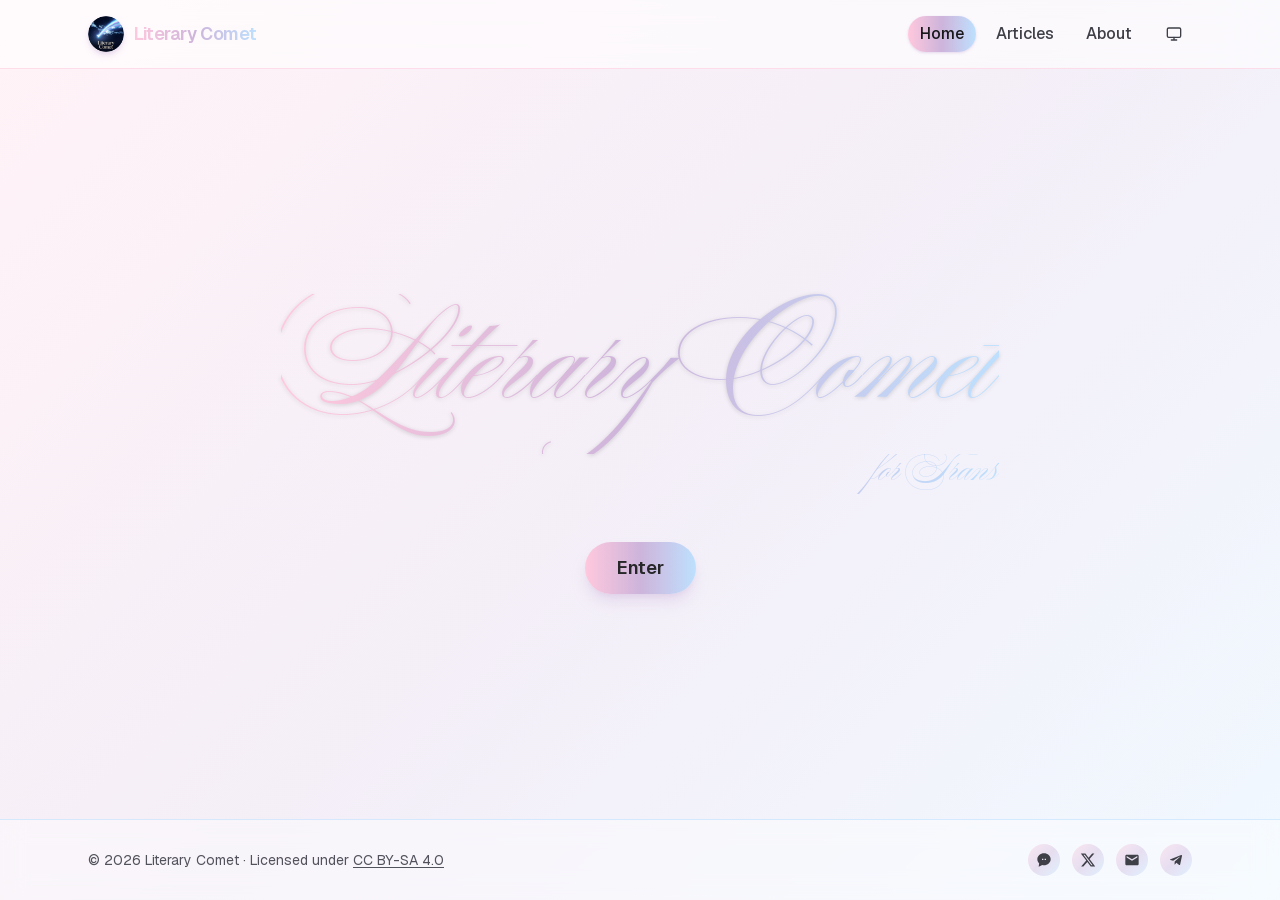
<file: index.html>
<!DOCTYPE html><html lang="en" class="geist_a71539c9-module__T19VSG__variable geist_mono_8d43a2aa-module__8Li5zG__variable ballet_9114a01e-module__DjartW__variable h-full antialiased"><head><meta charSet="utf-8"/><meta name="viewport" content="width=device-width, initial-scale=1"/><link rel="preload" href="/_next/static/media/797e433ab948586e-s.p.09zddjkbdep5a.woff2" as="font" crossorigin="" type="font/woff2"/><link rel="preload" href="/_next/static/media/caa3a2e1cccd8315-s.p.09~u27dqhyhd6.woff2" as="font" crossorigin="" type="font/woff2"/><link rel="preload" href="/_next/static/media/e6de1251430617f5-s.p.0yybhx5o7sl2u.woff2" as="font" crossorigin="" type="font/woff2"/><link rel="preload" as="image" href="/_next/static/media/logo_1.01trw8yap10c6.png"/><link rel="stylesheet" href="/_next/static/chunks/0si949tz0kvlj.css" data-precedence="next"/><link rel="preload" as="script" fetchPriority="low" href="/_next/static/chunks/0xzyipb4cwgaz.js"/><script src="/_next/static/chunks/0pqt~8bl3ukh4.js" async=""></script><script src="/_next/static/chunks/10z666t7-w_5v.js" async=""></script><script src="/_next/static/chunks/02j8d7.9f.ryz.js" async=""></script><script src="/_next/static/chunks/turbopack-0-f3n~a_x..37.js" async=""></script><script src="/_next/static/chunks/0xv285xmxdcry.js" async=""></script><script src="/_next/static/chunks/0d3shmwh5_nmn.js" async=""></script><meta name="next-size-adjust" content=""/><title>Literary Comet</title><meta name="description" content="Literary Comet Website"/><link rel="icon" href="/icon.png?icon.0i-~msed-orq-.png" sizes="256x256" type="image/png"/><link rel="apple-touch-icon" href="/apple-icon.png?apple-icon.0i-~msed-orq-.png" sizes="256x256" type="image/png"/><script src="/_next/static/chunks/03~yq9q893hmn.js" noModule=""></script></head><body class="min-h-full flex flex-col"><div hidden=""><!--$--><!--/$--></div><script>((a,b,c,d,e,f,g,h)=>{let i=document.documentElement,j=["light","dark"];function k(b){var c;(Array.isArray(a)?a:[a]).forEach(a=>{let c="class"===a,d=c&&f?e.map(a=>f[a]||a):e;c?(i.classList.remove(...d),i.classList.add(f&&f[b]?f[b]:b)):i.setAttribute(a,b)}),c=b,h&&j.includes(c)&&(i.style.colorScheme=c)}if(d)k(d);else try{let a=localStorage.getItem(b)||c,d=g&&"system"===a?window.matchMedia("(prefers-color-scheme: dark)").matches?"dark":"light":a;k(d)}catch(a){}})("class","theme","system",null,["light","dark"],null,true,true)</script><header class="sticky top-0 z-50 backdrop-blur-xl bg-white/60 dark:bg-black/40 border-b border-brand-pink/60 dark:border-brand-purple/40"><div class="mx-auto max-w-6xl flex items-center justify-between px-6 py-4"><a aria-label="Literary Comet — home" class="flex items-center gap-2.5 group" href="/"><img alt="" width="36" height="36" decoding="async" data-nimg="1" class="h-9 w-9 rounded-full shadow-md shadow-brand-purple/40 transition-transform group-hover:scale-105" style="color:transparent" src="/_next/static/media/logo_1.01trw8yap10c6.png"/><span class="text-base sm:text-lg font-semibold tracking-tight bg-gradient-to-r from-brand-pink via-brand-purple to-brand-blue bg-clip-text text-transparent">Literary Comet</span></a><div class="flex items-center gap-2 sm:gap-3"><nav class="flex items-center gap-1 sm:gap-2 text-sm sm:text-base font-medium"><a aria-current="page" class="px-3 py-1.5 rounded-full text-zinc-900 dark:text-zinc-900 bg-gradient-to-r from-brand-pink via-brand-purple to-brand-blue shadow-sm shadow-brand-purple/40" href="/">Home</a><a class="px-3 py-1.5 rounded-full text-zinc-700 dark:text-zinc-200 hover:bg-gradient-to-r hover:from-brand-pink/50 hover:via-brand-purple/40 hover:to-brand-blue/50 transition-colors" href="/articles">Articles</a><a class="px-3 py-1.5 rounded-full text-zinc-700 dark:text-zinc-200 hover:bg-gradient-to-r hover:from-brand-pink/50 hover:via-brand-purple/40 hover:to-brand-blue/50 transition-colors" href="/about">About</a></nav><div class="h-9 w-9" aria-hidden="true"></div></div></div></header><main class="flex-1 flex flex-col"><section class="flex-1 flex flex-col items-center justify-center gap-12 px-6 py-24"><div class="mx-auto w-max max-w-full"><h1 class="font-script font-normal whitespace-nowrap leading-tight text-6xl sm:text-8xl md:text-9xl bg-gradient-to-r from-brand-pink via-brand-purple to-brand-blue bg-clip-text text-transparent drop-shadow-sm">Literary Comet</h1><p class="font-script font-normal text-right text-2xl sm:text-3xl md:text-4xl bg-gradient-to-r from-brand-pink via-brand-purple to-brand-blue bg-clip-text text-transparent">for Trans</p></div><a class="group inline-flex items-center gap-2 rounded-full px-8 py-3 text-base sm:text-lg font-semibold text-zinc-800 dark:text-zinc-900 bg-gradient-to-r from-brand-pink via-brand-purple to-brand-blue shadow-lg shadow-brand-purple/40 hover:shadow-xl hover:shadow-brand-purple/60 hover:-translate-y-0.5 transition" href="/articles">Enter</a></section><!--$--><!--/$--></main><footer class="mt-auto border-t border-brand-blue/60 dark:border-brand-purple/40 bg-white/40 dark:bg-black/30 backdrop-blur-md"><div class="mx-auto max-w-6xl flex flex-col sm:flex-row items-center justify-between gap-4 px-6 py-6 text-sm"><p class="text-zinc-600 dark:text-zinc-400">© <!-- -->2026<!-- --> Literary Comet · Licensed under<!-- --> <a href="https://creativecommons.org/licenses/by-sa/4.0/" target="_blank" rel="license noopener noreferrer" class="underline underline-offset-2 hover:text-brand-purple dark:hover:text-brand-pink transition-colors">CC BY-SA 4.0</a></p><ul class="flex items-center gap-3"><li><a href="https://qm.qq.com/q/IKoi4kwryo" aria-label="QQ读者群" title="QQ读者群" target="_blank" rel="noopener noreferrer" class="grid place-items-center h-8 w-8 rounded-full text-zinc-700 dark:text-zinc-200 bg-gradient-to-br from-brand-pink/40 via-brand-purple/40 to-brand-blue/40 hover:from-brand-pink hover:via-brand-purple hover:to-brand-blue hover:text-zinc-900 transition-colors"><svg viewBox="0 0 24 24" fill="currentColor" aria-hidden="true" class="h-4 w-4"><path d="M12 2C6.48 2 2 6.04 2 11c0 2.34 1.05 4.46 2.74 6.04L4 22l5.34-2.39c.86.25 1.75.39 2.66.39 5.52 0 10-4.04 10-9S17.52 2 12 2zm-3 8h2v2H9zm4 0h2v2h-2z"></path></svg></a></li><li><a href="https://x.com/CometFor18207" aria-label="X" title="X" target="_blank" rel="noopener noreferrer" class="grid place-items-center h-8 w-8 rounded-full text-zinc-700 dark:text-zinc-200 bg-gradient-to-br from-brand-pink/40 via-brand-purple/40 to-brand-blue/40 hover:from-brand-pink hover:via-brand-purple hover:to-brand-blue hover:text-zinc-900 transition-colors"><svg viewBox="0 0 24 24" fill="currentColor" aria-hidden="true" class="h-4 w-4"><path d="M18.244 2.25h3.308l-7.227 8.26 8.502 11.24H16.17l-5.214-6.817L4.99 21.75H1.68l7.73-8.835L1.254 2.25H8.08l4.713 6.231 5.451-6.231zm-1.161 17.52h1.833L7.084 4.126H5.117L17.083 19.77z"></path></svg></a></li><li><a href="mailto:literarycomet@gmail.com" aria-label="Mail" title="Mail" target="_blank" rel="noopener noreferrer" class="grid place-items-center h-8 w-8 rounded-full text-zinc-700 dark:text-zinc-200 bg-gradient-to-br from-brand-pink/40 via-brand-purple/40 to-brand-blue/40 hover:from-brand-pink hover:via-brand-purple hover:to-brand-blue hover:text-zinc-900 transition-colors"><svg viewBox="0 0 24 24" fill="currentColor" aria-hidden="true" class="h-4 w-4"><path d="M20 4H4c-1.1 0-2 .9-2 2v12c0 1.1.9 2 2 2h16c1.1 0 2-.9 2-2V6c0-1.1-.9-2-2-2zm0 4.236l-8 4.882L4 8.236V6l8 4.882L20 6v2.236z"></path></svg></a></li><li><a href="https://t.me/literarycomet" aria-label="Telegram" title="Telegram" target="_blank" rel="noopener noreferrer" class="grid place-items-center h-8 w-8 rounded-full text-zinc-700 dark:text-zinc-200 bg-gradient-to-br from-brand-pink/40 via-brand-purple/40 to-brand-blue/40 hover:from-brand-pink hover:via-brand-purple hover:to-brand-blue hover:text-zinc-900 transition-colors"><svg viewBox="0 0 24 24" fill="currentColor" aria-hidden="true" class="h-4 w-4"><path d="M9.78 18.65l.28-4.23 7.68-6.92c.34-.31-.07-.46-.52-.19L7.74 13.3 3.64 12c-.88-.25-.89-.86.2-1.3l15.97-6.16c.73-.33 1.43.18 1.15 1.3l-2.72 12.81c-.19.91-.74 1.13-1.5.71L12.6 16.3l-1.99 1.93c-.23.23-.42.42-.83.42z"></path></svg></a></li></ul></div></footer><script src="/_next/static/chunks/0xzyipb4cwgaz.js" id="_R_" async=""></script><script>(self.__next_f=self.__next_f||[]).push([0])</script><script>self.__next_f.push([1,"1:\"$Sreact.fragment\"\n2:I[59919,[\"/_next/static/chunks/0xv285xmxdcry.js\",\"/_next/static/chunks/0d3shmwh5_nmn.js\"],\"default\"]\n3:I[2971,[\"/_next/static/chunks/0xv285xmxdcry.js\",\"/_next/static/chunks/0d3shmwh5_nmn.js\"],\"default\"]\n4:I[39756,[\"/_next/static/chunks/0xv285xmxdcry.js\",\"/_next/static/chunks/0d3shmwh5_nmn.js\"],\"default\"]\n5:I[37457,[\"/_next/static/chunks/0xv285xmxdcry.js\",\"/_next/static/chunks/0d3shmwh5_nmn.js\"],\"default\"]\nb:I[68027,[\"/_next/static/chunks/0xv285xmxdcry.js\",\"/_next/static/chunks/0d3shmwh5_nmn.js\"],\"default\",1]\n:HL[\"/_next/static/chunks/0si949tz0kvlj.css\",\"style\"]\n:HL[\"/_next/static/media/797e433ab948586e-s.p.09zddjkbdep5a.woff2\",\"font\",{\"crossOrigin\":\"\",\"type\":\"font/woff2\"}]\n:HL[\"/_next/static/media/caa3a2e1cccd8315-s.p.09~u27dqhyhd6.woff2\",\"font\",{\"crossOrigin\":\"\",\"type\":\"font/woff2\"}]\n:HL[\"/_next/static/media/e6de1251430617f5-s.p.0yybhx5o7sl2u.woff2\",\"font\",{\"crossOrigin\":\"\",\"type\":\"font/woff2\"}]\n"])</script><script>self.__next_f.push([1,"0:{\"P\":null,\"c\":[\"\",\"\"],\"q\":\"\",\"i\":false,\"f\":[[[\"\",{\"children\":[\"__PAGE__\",{}]},\"$undefined\",\"$undefined\",16],[[\"$\",\"$1\",\"c\",{\"children\":[[[\"$\",\"link\",\"0\",{\"rel\":\"stylesheet\",\"href\":\"/_next/static/chunks/0si949tz0kvlj.css\",\"precedence\":\"next\",\"crossOrigin\":\"$undefined\",\"nonce\":\"$undefined\"}],[\"$\",\"script\",\"script-0\",{\"src\":\"/_next/static/chunks/0xv285xmxdcry.js\",\"async\":true,\"nonce\":\"$undefined\"}],[\"$\",\"script\",\"script-1\",{\"src\":\"/_next/static/chunks/0d3shmwh5_nmn.js\",\"async\":true,\"nonce\":\"$undefined\"}]],[\"$\",\"html\",null,{\"lang\":\"en\",\"className\":\"geist_a71539c9-module__T19VSG__variable geist_mono_8d43a2aa-module__8Li5zG__variable ballet_9114a01e-module__DjartW__variable h-full antialiased\",\"suppressHydrationWarning\":true,\"children\":[\"$\",\"body\",null,{\"className\":\"min-h-full flex flex-col\",\"suppressHydrationWarning\":true,\"children\":[\"$\",\"$L2\",null,{\"children\":[[\"$\",\"$L3\",null,{}],[\"$\",\"main\",null,{\"className\":\"flex-1 flex flex-col\",\"children\":[\"$\",\"$L4\",null,{\"parallelRouterKey\":\"children\",\"error\":\"$undefined\",\"errorStyles\":\"$undefined\",\"errorScripts\":\"$undefined\",\"template\":[\"$\",\"$L5\",null,{}],\"templateStyles\":\"$undefined\",\"templateScripts\":\"$undefined\",\"notFound\":[[[\"$\",\"title\",null,{\"children\":\"404: This page could not be found.\"}],[\"$\",\"div\",null,{\"style\":{\"fontFamily\":\"system-ui,\\\"Segoe UI\\\",Roboto,Helvetica,Arial,sans-serif,\\\"Apple Color Emoji\\\",\\\"Segoe UI Emoji\\\"\",\"height\":\"100vh\",\"textAlign\":\"center\",\"display\":\"flex\",\"flexDirection\":\"column\",\"alignItems\":\"center\",\"justifyContent\":\"center\"},\"children\":[\"$\",\"div\",null,{\"children\":[[\"$\",\"style\",null,{\"dangerouslySetInnerHTML\":{\"__html\":\"body{color:#000;background:#fff;margin:0}.next-error-h1{border-right:1px solid rgba(0,0,0,.3)}@media (prefers-color-scheme:dark){body{color:#fff;background:#000}.next-error-h1{border-right:1px solid rgba(255,255,255,.3)}}\"}}],[\"$\",\"h1\",null,{\"className\":\"next-error-h1\",\"style\":{\"display\":\"inline-block\",\"margin\":\"0 20px 0 0\",\"padding\":\"0 23px 0 0\",\"fontSize\":24,\"fontWeight\":500,\"verticalAlign\":\"top\",\"lineHeight\":\"49px\"},\"children\":404}],[\"$\",\"div\",null,{\"style\":{\"display\":\"inline-block\"},\"children\":[\"$\",\"h2\",null,{\"style\":{\"fontSize\":14,\"fontWeight\":400,\"lineHeight\":\"49px\",\"margin\":0},\"children\":\"This page could not be found.\"}]}]]}]}]],[]],\"forbidden\":\"$undefined\",\"unauthorized\":\"$undefined\"}]}],[\"$\",\"footer\",null,{\"className\":\"mt-auto border-t border-brand-blue/60 dark:border-brand-purple/40 bg-white/40 dark:bg-black/30 backdrop-blur-md\",\"children\":[\"$\",\"div\",null,{\"className\":\"mx-auto max-w-6xl flex flex-col sm:flex-row items-center justify-between gap-4 px-6 py-6 text-sm\",\"children\":[[\"$\",\"p\",null,{\"className\":\"text-zinc-600 dark:text-zinc-400\",\"children\":[\"© \",\"2026\",\" Literary Comet · Licensed under\",\" \",[\"$\",\"a\",null,{\"href\":\"https://creativecommons.org/licenses/by-sa/4.0/\",\"target\":\"_blank\",\"rel\":\"license noopener noreferrer\",\"className\":\"underline underline-offset-2 hover:text-brand-purple dark:hover:text-brand-pink transition-colors\",\"children\":\"CC BY-SA 4.0\"}]]}],[\"$\",\"ul\",null,{\"className\":\"flex items-center gap-3\",\"children\":[[\"$\",\"li\",\"QQ读者群\",{\"children\":[\"$\",\"a\",null,{\"href\":\"https://qm.qq.com/q/IKoi4kwryo\",\"aria-label\":\"QQ读者群\",\"title\":\"QQ读者群\",\"target\":\"_blank\",\"rel\":\"noopener noreferrer\",\"className\":\"grid place-items-center h-8 w-8 rounded-full text-zinc-700 dark:text-zinc-200 bg-gradient-to-br from-brand-pink/40 via-brand-purple/40 to-brand-blue/40 hover:from-brand-pink hover:via-brand-purple hover:to-brand-blue hover:text-zinc-900 transition-colors\",\"children\":[\"$\",\"svg\",null,{\"viewBox\":\"0 0 24 24\",\"fill\":\"currentColor\",\"aria-hidden\":\"true\",\"className\":\"h-4 w-4\",\"children\":[\"$\",\"path\",null,{\"d\":\"M12 2C6.48 2 2 6.04 2 11c0 2.34 1.05 4.46 2.74 6.04L4 22l5.34-2.39c.86.25 1.75.39 2.66.39 5.52 0 10-4.04 10-9S17.52 2 12 2zm-3 8h2v2H9zm4 0h2v2h-2z\"}]}]}]}],[\"$\",\"li\",\"X\",{\"children\":[\"$\",\"a\",null,{\"href\":\"https://x.com/CometFor18207\",\"aria-label\":\"X\",\"title\":\"X\",\"target\":\"_blank\",\"rel\":\"noopener noreferrer\",\"className\":\"grid place-items-center h-8 w-8 rounded-full text-zinc-700 dark:text-zinc-200 bg-gradient-to-br from-brand-pink/40 via-brand-purple/40 to-brand-blue/40 hover:from-brand-pink hover:via-brand-purple hover:to-brand-blue hover:text-zinc-900 transition-colors\",\"children\":[\"$\",\"svg\",null,{\"viewBox\":\"0 0 24 24\",\"fill\":\"currentColor\",\"aria-hidden\":\"true\",\"className\":\"h-4 w-4\",\"children\":\"$L6\"}]}]}],\"$L7\",\"$L8\"]}]]}]}]]}]}]}]]}],{\"children\":[\"$L9\",{},null,false,null]},null,false,null],\"$La\",false]],\"m\":\"$undefined\",\"G\":[\"$b\",[\"$Lc\"]],\"S\":true,\"h\":null,\"s\":\"$undefined\",\"l\":\"$undefined\",\"p\":\"$undefined\",\"d\":\"$undefined\",\"b\":\"2QBPGoEmQyomdr7blVJTn\"}\n"])</script><script>self.__next_f.push([1,"d:I[22016,[\"/_next/static/chunks/0xv285xmxdcry.js\",\"/_next/static/chunks/0d3shmwh5_nmn.js\"],\"\"]\ne:I[97367,[\"/_next/static/chunks/0xv285xmxdcry.js\",\"/_next/static/chunks/0d3shmwh5_nmn.js\"],\"OutletBoundary\"]\nf:\"$Sreact.suspense\"\n11:I[97367,[\"/_next/static/chunks/0xv285xmxdcry.js\",\"/_next/static/chunks/0d3shmwh5_nmn.js\"],\"ViewportBoundary\"]\n13:I[97367,[\"/_next/static/chunks/0xv285xmxdcry.js\",\"/_next/static/chunks/0d3shmwh5_nmn.js\"],\"MetadataBoundary\"]\n6:[\"$\",\"path\",null,{\"d\":\"M18.244 2.25h3.308l-7.227 8.26 8.502 11.24H16.17l-5.214-6.817L4.99 21.75H1.68l7.73-8.835L1.254 2.25H8.08l4.713 6.231 5.451-6.231zm-1.161 17.52h1.833L7.084 4.126H5.117L17.083 19.77z\"}]\n7:[\"$\",\"li\",\"Mail\",{\"children\":[\"$\",\"a\",null,{\"href\":\"mailto:literarycomet@gmail.com\",\"aria-label\":\"Mail\",\"title\":\"Mail\",\"target\":\"_blank\",\"rel\":\"noopener noreferrer\",\"className\":\"grid place-items-center h-8 w-8 rounded-full text-zinc-700 dark:text-zinc-200 bg-gradient-to-br from-brand-pink/40 via-brand-purple/40 to-brand-blue/40 hover:from-brand-pink hover:via-brand-purple hover:to-brand-blue hover:text-zinc-900 transition-colors\",\"children\":[\"$\",\"svg\",null,{\"viewBox\":\"0 0 24 24\",\"fill\":\"currentColor\",\"aria-hidden\":\"true\",\"className\":\"h-4 w-4\",\"children\":[\"$\",\"path\",null,{\"d\":\"M20 4H4c-1.1 0-2 .9-2 2v12c0 1.1.9 2 2 2h16c1.1 0 2-.9 2-2V6c0-1.1-.9-2-2-2zm0 4.236l-8 4.882L4 8.236V6l8 4.882L20 6v2.236z\"}]}]}]}]\n8:[\"$\",\"li\",\"Telegram\",{\"children\":[\"$\",\"a\",null,{\"href\":\"https://t.me/literarycomet\",\"aria-label\":\"Telegram\",\"title\":\"Telegram\",\"target\":\"_blank\",\"rel\":\"noopener noreferrer\",\"className\":\"grid place-items-center h-8 w-8 rounded-full text-zinc-700 dark:text-zinc-200 bg-gradient-to-br from-brand-pink/40 via-brand-purple/40 to-brand-blue/40 hover:from-brand-pink hover:via-brand-purple hover:to-brand-blue hover:text-zinc-900 transition-colors\",\"children\":[\"$\",\"svg\",null,{\"viewBox\":\"0 0 24 24\",\"fill\":\"currentColor\",\"aria-hidden\":\"true\",\"className\":\"h-4 w-4\",\"children\":[\"$\",\"path\",null,{\"d\":\"M9.78 18.65l.28-4.23 7.68-6.92c.34-.31-.07-.46-.52-.19L7.74 13.3 3.64 12c-.88-.25-.89-.86.2-1.3l15.97-6.16c.73-.33 1.43.18 1.15 1.3l-2.72 12.81c-.19.91-.74 1.13-1.5.71L12.6 16.3l-1.99 1.93c-.23.23-.42.42-.83.42z\"}]}]}]}]\n9:[\"$\",\"$1\",\"c\",{\"children\":[[\"$\",\"section\",null,{\"className\":\"flex-1 flex flex-col items-center justify-center gap-12 px-6 py-24\",\"children\":[[\"$\",\"div\",null,{\"className\":\"mx-auto w-max max-w-full\",\"children\":[[\"$\",\"h1\",null,{\"className\":\"font-script font-normal whitespace-nowrap leading-tight text-6xl sm:text-8xl md:text-9xl bg-gradient-to-r from-brand-pink via-brand-purple to-brand-blue bg-clip-text text-transparent drop-shadow-sm\",\"children\":\"Literary Comet\"}],[\"$\",\"p\",null,{\"className\":\"font-script font-normal text-right text-2xl sm:text-3xl md:text-4xl bg-gradient-to-r from-brand-pink via-brand-purple to-brand-blue bg-clip-text text-transparent\",\"children\":\"for Trans\"}]]}],[\"$\",\"$Ld\",null,{\"href\":\"/articles\",\"className\":\"group inline-flex items-center gap-2 rounded-full px-8 py-3 text-base sm:text-lg font-semibold text-zinc-800 dark:text-zinc-900 bg-gradient-to-r from-brand-pink via-brand-purple to-brand-blue shadow-lg shadow-brand-purple/40 hover:shadow-xl hover:shadow-brand-purple/60 hover:-translate-y-0.5 transition\",\"children\":\"Enter\"}]]}],null,[\"$\",\"$Le\",null,{\"children\":[\"$\",\"$f\",null,{\"name\":\"Next.MetadataOutlet\",\"children\":\"$@10\"}]}]]}]\na:[\"$\",\"$1\",\"h\",{\"children\":[null,[\"$\",\"$L11\",null,{\"children\":\"$L12\"}],[\"$\",\"div\",null,{\"hidden\":true,\"children\":[\"$\",\"$L13\",null,{\"children\":[\"$\",\"$f\",null,{\"name\":\"Next.Metadata\",\"children\":\"$L14\"}]}]}],[\"$\",\"meta\",null,{\"name\":\"next-size-adjust\",\"content\":\"\"}]]}]\nc:[\"$\",\"link\",\"0\",{\"rel\":\"stylesheet\",\"href\":\"/_next/static/chunks/0si949tz0kvlj.css\",\"precedence\":\"next\",\"crossOrigin\":\"$undefined\",\"nonce\":\"$undefined\"}]\n"])</script><script>self.__next_f.push([1,"12:[[\"$\",\"meta\",\"0\",{\"charSet\":\"utf-8\"}],[\"$\",\"meta\",\"1\",{\"name\":\"viewport\",\"content\":\"width=device-width, initial-scale=1\"}]]\n"])</script><script>self.__next_f.push([1,"15:I[27201,[\"/_next/static/chunks/0xv285xmxdcry.js\",\"/_next/static/chunks/0d3shmwh5_nmn.js\"],\"IconMark\"]\n10:null\n14:[[\"$\",\"title\",\"0\",{\"children\":\"Literary Comet\"}],[\"$\",\"meta\",\"1\",{\"name\":\"description\",\"content\":\"Literary Comet Website\"}],[\"$\",\"link\",\"2\",{\"rel\":\"icon\",\"href\":\"/icon.png?icon.0i-~msed-orq-.png\",\"sizes\":\"256x256\",\"type\":\"image/png\"}],[\"$\",\"link\",\"3\",{\"rel\":\"apple-touch-icon\",\"href\":\"/apple-icon.png?apple-icon.0i-~msed-orq-.png\",\"sizes\":\"256x256\",\"type\":\"image/png\"}],[\"$\",\"$L15\",\"4\",{}]]\n"])</script></body></html>
</file>
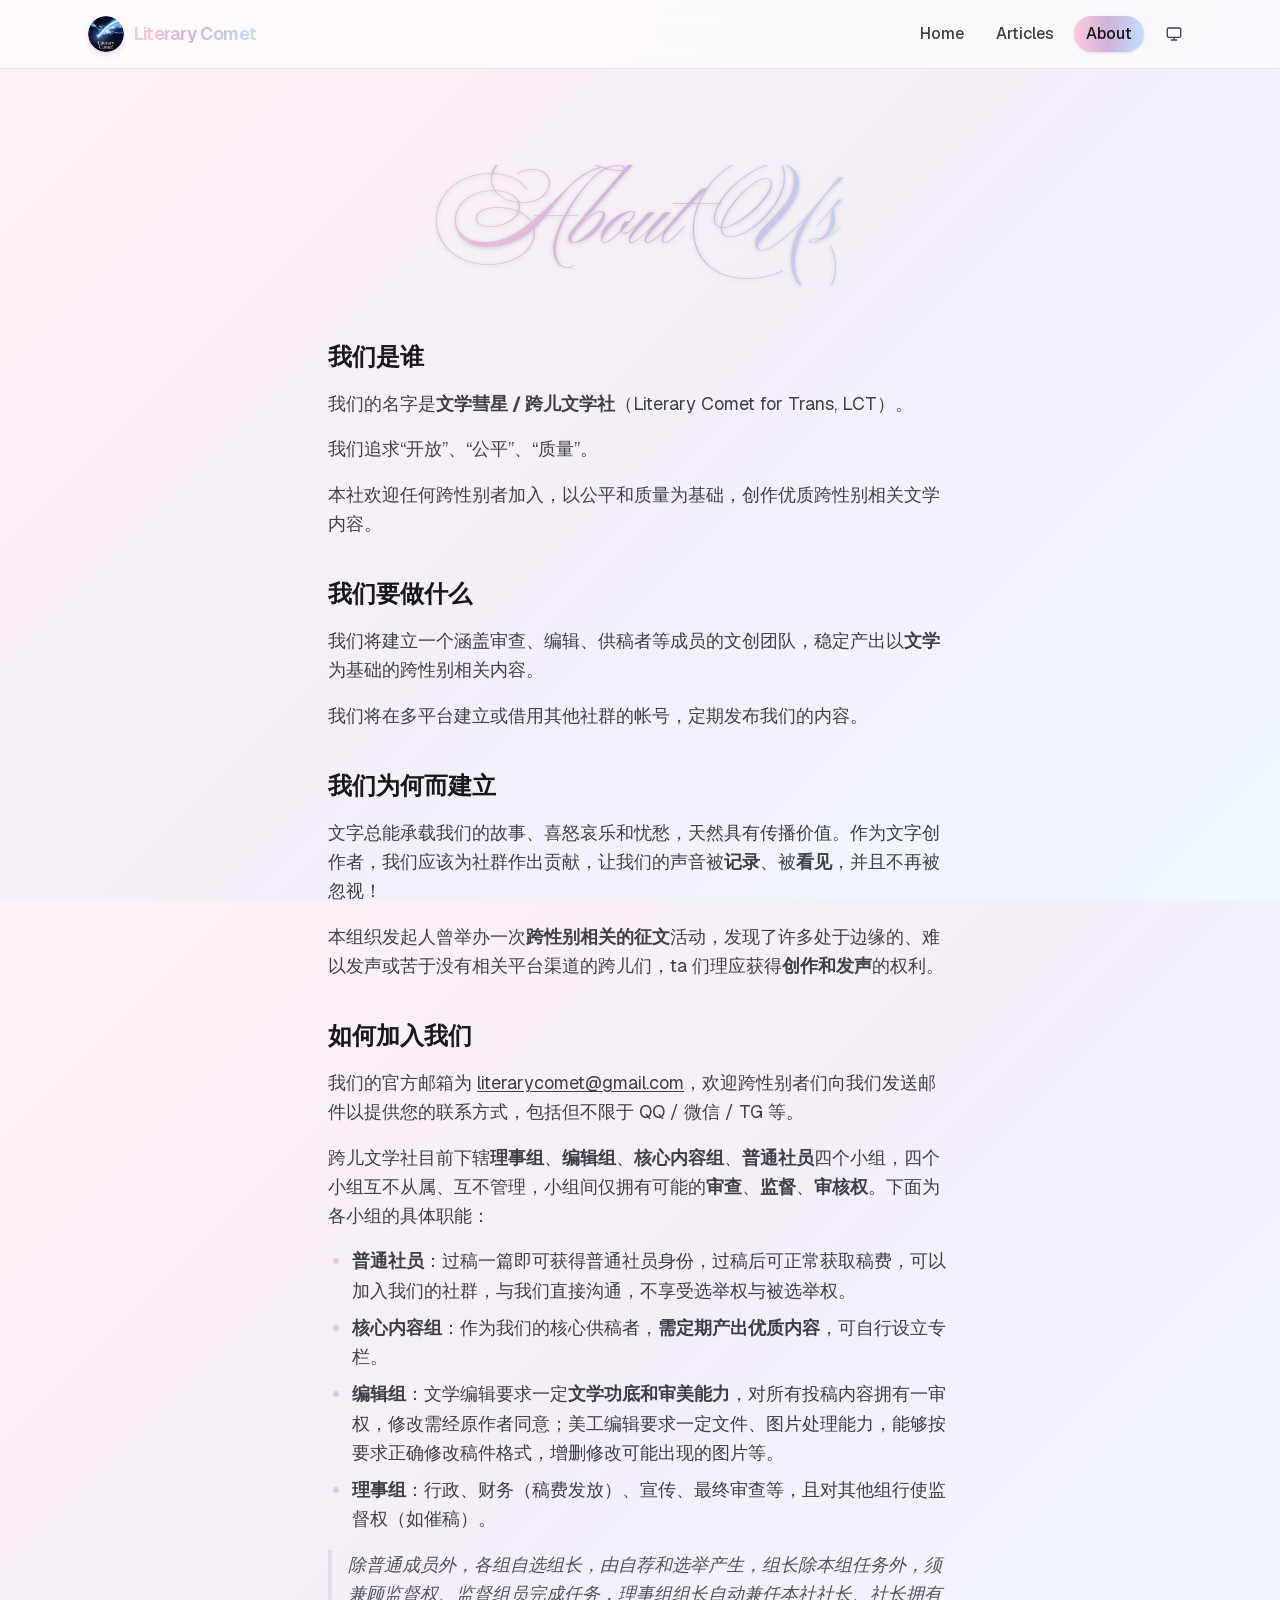
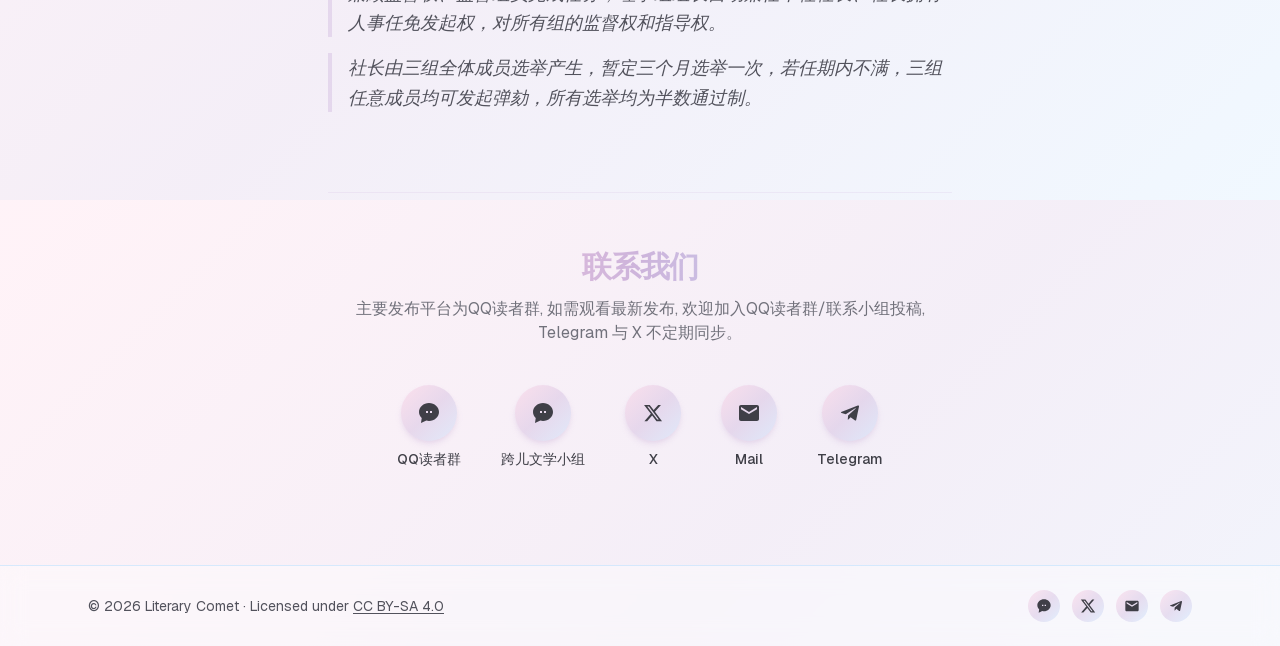
<file: about.html>
<!DOCTYPE html><html lang="en" class="geist_a71539c9-module__T19VSG__variable geist_mono_8d43a2aa-module__8Li5zG__variable ballet_9114a01e-module__DjartW__variable h-full antialiased"><head><meta charSet="utf-8"/><meta name="viewport" content="width=device-width, initial-scale=1"/><link rel="preload" href="/_next/static/media/797e433ab948586e-s.p.09zddjkbdep5a.woff2" as="font" crossorigin="" type="font/woff2"/><link rel="preload" href="/_next/static/media/caa3a2e1cccd8315-s.p.09~u27dqhyhd6.woff2" as="font" crossorigin="" type="font/woff2"/><link rel="preload" href="/_next/static/media/e6de1251430617f5-s.p.0yybhx5o7sl2u.woff2" as="font" crossorigin="" type="font/woff2"/><link rel="preload" as="image" href="/_next/static/media/logo_1.01trw8yap10c6.png"/><link rel="stylesheet" href="/_next/static/chunks/0si949tz0kvlj.css" data-precedence="next"/><link rel="preload" as="script" fetchPriority="low" href="/_next/static/chunks/0xzyipb4cwgaz.js"/><script src="/_next/static/chunks/0pqt~8bl3ukh4.js" async=""></script><script src="/_next/static/chunks/10z666t7-w_5v.js" async=""></script><script src="/_next/static/chunks/02j8d7.9f.ryz.js" async=""></script><script src="/_next/static/chunks/turbopack-0-f3n~a_x..37.js" async=""></script><script src="/_next/static/chunks/0xv285xmxdcry.js" async=""></script><script src="/_next/static/chunks/0d3shmwh5_nmn.js" async=""></script><meta name="next-size-adjust" content=""/><title>About · Literary Comet</title><meta name="description" content="文学彗星 / 跨儿文学社（Literary Comet for Trans, LCT）介绍。"/><link rel="icon" href="/icon.png?icon.0i-~msed-orq-.png" sizes="256x256" type="image/png"/><link rel="apple-touch-icon" href="/apple-icon.png?apple-icon.0i-~msed-orq-.png" sizes="256x256" type="image/png"/><script src="/_next/static/chunks/03~yq9q893hmn.js" noModule=""></script></head><body class="min-h-full flex flex-col"><div hidden=""><!--$--><!--/$--></div><script>((a,b,c,d,e,f,g,h)=>{let i=document.documentElement,j=["light","dark"];function k(b){var c;(Array.isArray(a)?a:[a]).forEach(a=>{let c="class"===a,d=c&&f?e.map(a=>f[a]||a):e;c?(i.classList.remove(...d),i.classList.add(f&&f[b]?f[b]:b)):i.setAttribute(a,b)}),c=b,h&&j.includes(c)&&(i.style.colorScheme=c)}if(d)k(d);else try{let a=localStorage.getItem(b)||c,d=g&&"system"===a?window.matchMedia("(prefers-color-scheme: dark)").matches?"dark":"light":a;k(d)}catch(a){}})("class","theme","system",null,["light","dark"],null,true,true)</script><header class="sticky top-0 z-50 backdrop-blur-xl bg-white/60 dark:bg-black/40 border-b border-brand-pink/60 dark:border-brand-purple/40"><div class="mx-auto max-w-6xl flex items-center justify-between px-6 py-4"><a aria-label="Literary Comet — home" class="flex items-center gap-2.5 group" href="/"><img alt="" width="36" height="36" decoding="async" data-nimg="1" class="h-9 w-9 rounded-full shadow-md shadow-brand-purple/40 transition-transform group-hover:scale-105" style="color:transparent" src="/_next/static/media/logo_1.01trw8yap10c6.png"/><span class="text-base sm:text-lg font-semibold tracking-tight bg-gradient-to-r from-brand-pink via-brand-purple to-brand-blue bg-clip-text text-transparent">Literary Comet</span></a><div class="flex items-center gap-2 sm:gap-3"><nav class="flex items-center gap-1 sm:gap-2 text-sm sm:text-base font-medium"><a class="px-3 py-1.5 rounded-full text-zinc-700 dark:text-zinc-200 hover:bg-gradient-to-r hover:from-brand-pink/50 hover:via-brand-purple/40 hover:to-brand-blue/50 transition-colors" href="/">Home</a><a class="px-3 py-1.5 rounded-full text-zinc-700 dark:text-zinc-200 hover:bg-gradient-to-r hover:from-brand-pink/50 hover:via-brand-purple/40 hover:to-brand-blue/50 transition-colors" href="/articles">Articles</a><a aria-current="page" class="px-3 py-1.5 rounded-full text-zinc-900 dark:text-zinc-900 bg-gradient-to-r from-brand-pink via-brand-purple to-brand-blue shadow-sm shadow-brand-purple/40" href="/about">About</a></nav><div class="h-9 w-9" aria-hidden="true"></div></div></div></header><main class="flex-1 flex flex-col"><section class="flex-1 mx-auto w-full max-w-2xl px-6 py-16 sm:py-24"><header class="mb-10 sm:mb-14 text-center"><h1 class="font-script font-normal leading-tight text-5xl sm:text-7xl md:text-8xl bg-gradient-to-r from-brand-pink via-brand-purple to-brand-blue bg-clip-text text-transparent drop-shadow-sm">About Us</h1></header><div class="space-y-10 text-base sm:text-lg leading-relaxed text-zinc-700 dark:text-zinc-300"><section class="space-y-4"><h2 class="text-xl sm:text-2xl font-semibold text-zinc-900 dark:text-zinc-100">我们是谁</h2><p>我们的名字是<strong>文学彗星 / 跨儿文学社</strong>（Literary Comet for Trans, LCT）。</p><p>我们追求“开放”、“公平”、“质量”。</p><p>本社欢迎任何跨性别者加入，以公平和质量为基础，创作优质跨性别相关文学内容。</p></section><section class="space-y-4"><h2 class="text-xl sm:text-2xl font-semibold text-zinc-900 dark:text-zinc-100">我们要做什么</h2><p>我们将建立一个涵盖审查、编辑、供稿者等成员的文创团队，稳定产出以<strong>文学</strong>为基础的跨性别相关内容。</p><p>我们将在多平台建立或借用其他社群的帐号，定期发布我们的内容。</p></section><section class="space-y-4"><h2 class="text-xl sm:text-2xl font-semibold text-zinc-900 dark:text-zinc-100">我们为何而建立</h2><p>文字总能承载我们的故事、喜怒哀乐和忧愁，天然具有传播价值。作为文字创作者，我们应该为社群作出贡献，让我们的声音被<strong>记录</strong>、被<strong>看见</strong>，并且不再被忽视！</p><p>本组织发起人曾举办一次<strong>跨性别相关的征文</strong>活动，发现了许多处于边缘的、难以发声或苦于没有相关平台渠道的跨儿们，ta 们理应获得<strong>创作和发声</strong>的权利。</p></section><section class="space-y-4"><h2 class="text-xl sm:text-2xl font-semibold text-zinc-900 dark:text-zinc-100">如何加入我们</h2><p>我们的官方邮箱为<!-- --> <a href="mailto:literarycomet@gmail.com" class="underline underline-offset-2 hover:text-brand-purple dark:hover:text-brand-pink transition-colors">literarycomet@gmail.com</a>，欢迎跨性别者们向我们发送邮件以提供您的联系方式，包括但不限于 QQ / 微信 / TG 等。</p><p>跨儿文学社目前下辖<strong>理事组</strong>、<strong>编辑组</strong>、<strong>核心内容组</strong>、<strong>普通社员</strong>四个小组，四个小组互不从属、互不管理，小组间仅拥有可能的<strong>审查</strong>、<strong>监督</strong>、<strong>审核权</strong>。下面为各小组的具体职能：</p><ul class="list-disc space-y-2 pl-6 marker:text-brand-purple/60"><li><strong>普通社员</strong>：过稿一篇即可获得普通社员身份，过稿后可正常获取稿费，可以加入我们的社群，与我们直接沟通，不享受选举权与被选举权。</li><li><strong>核心内容组</strong>：作为我们的核心供稿者，<strong>需定期产出优质内容</strong>，可自行设立专栏。</li><li><strong>编辑组</strong>：文学编辑要求一定<strong>文学功底和审美能力</strong>，对所有投稿内容拥有一审权，修改需经原作者同意；美工编辑要求一定文件、图片处理能力，能够按要求正确修改稿件格式，增删修改可能出现的图片等。</li><li><strong>理事组</strong>：行政、财务（稿费发放）、宣传、最终审查等，且对其他组行使监督权（如催稿）。</li></ul><blockquote class="border-l-4 border-brand-purple/40 pl-4 italic text-zinc-600 dark:text-zinc-400">除普通成员外，各组自选组长，由自荐和选举产生，组长除本组任务外，须兼顾监督权、监督组员完成任务，理事组组长自动兼任本社社长、社长拥有人事任免发起权，对所有组的监督权和指导权。</blockquote><blockquote class="border-l-4 border-brand-purple/40 pl-4 italic text-zinc-600 dark:text-zinc-400">社长由三组全体成员选举产生，暂定三个月选举一次，若任期内不满，三组任意成员均可发起弹劾，所有选举均为半数通过制。</blockquote></section></div><section aria-labelledby="contact-heading" class="mt-16 sm:mt-20 border-t border-brand-purple/20 pt-12 sm:pt-14"><h2 id="contact-heading" class="text-center text-2xl sm:text-3xl font-bold tracking-tight mb-3 bg-gradient-to-r from-brand-pink via-brand-purple to-brand-blue bg-clip-text text-transparent">联系我们</h2><p class="text-center text-sm sm:text-base text-zinc-500 dark:text-zinc-400 mb-8 sm:mb-10">主要发布平台为QQ读者群, 如需观看最新发布, 欢迎加入QQ读者群/联系小组投稿, Telegram 与 X 不定期同步。</p><ul class="flex flex-wrap items-start justify-center gap-6 sm:gap-10"><li><a href="https://qm.qq.com/q/IKoi4kwryo" aria-label="QQ读者群" target="_blank" rel="noopener noreferrer" class="group flex flex-col items-center gap-2 transition-transform hover:-translate-y-1"><span class="grid place-items-center h-12 w-12 sm:h-14 sm:w-14 rounded-full bg-gradient-to-br from-brand-pink/40 via-brand-purple/40 to-brand-blue/40 text-zinc-700 dark:text-zinc-200 shadow-md shadow-brand-purple/30 group-hover:from-brand-pink group-hover:via-brand-purple group-hover:to-brand-blue group-hover:text-zinc-900 group-hover:shadow-lg group-hover:shadow-brand-purple/50 transition-all"><svg viewBox="0 0 24 24" fill="currentColor" aria-hidden="true" class="h-6 w-6"><path d="M12 2C6.48 2 2 6.04 2 11c0 2.34 1.05 4.46 2.74 6.04L4 22l5.34-2.39c.86.25 1.75.39 2.66.39 5.52 0 10-4.04 10-9S17.52 2 12 2zm-3 8h2v2H9zm4 0h2v2h-2z"></path></svg></span><span class="text-xs sm:text-sm font-medium text-zinc-700 dark:text-zinc-200 group-hover:text-brand-purple dark:group-hover:text-brand-pink transition-colors">QQ读者群</span></a></li><li><a href="https://qm.qq.com/q/TcWvVihsGI" aria-label="跨儿文学小组" target="_blank" rel="noopener noreferrer" class="group flex flex-col items-center gap-2 transition-transform hover:-translate-y-1"><span class="grid place-items-center h-12 w-12 sm:h-14 sm:w-14 rounded-full bg-gradient-to-br from-brand-pink/40 via-brand-purple/40 to-brand-blue/40 text-zinc-700 dark:text-zinc-200 shadow-md shadow-brand-purple/30 group-hover:from-brand-pink group-hover:via-brand-purple group-hover:to-brand-blue group-hover:text-zinc-900 group-hover:shadow-lg group-hover:shadow-brand-purple/50 transition-all"><svg viewBox="0 0 24 24" fill="currentColor" aria-hidden="true" class="h-6 w-6"><path d="M12 2C6.48 2 2 6.04 2 11c0 2.34 1.05 4.46 2.74 6.04L4 22l5.34-2.39c.86.25 1.75.39 2.66.39 5.52 0 10-4.04 10-9S17.52 2 12 2zm-3 8h2v2H9zm4 0h2v2h-2z"></path></svg></span><span class="text-xs sm:text-sm font-medium text-zinc-700 dark:text-zinc-200 group-hover:text-brand-purple dark:group-hover:text-brand-pink transition-colors">跨儿文学小组</span></a></li><li><a href="https://x.com/CometFor18207" aria-label="X" target="_blank" rel="noopener noreferrer" class="group flex flex-col items-center gap-2 transition-transform hover:-translate-y-1"><span class="grid place-items-center h-12 w-12 sm:h-14 sm:w-14 rounded-full bg-gradient-to-br from-brand-pink/40 via-brand-purple/40 to-brand-blue/40 text-zinc-700 dark:text-zinc-200 shadow-md shadow-brand-purple/30 group-hover:from-brand-pink group-hover:via-brand-purple group-hover:to-brand-blue group-hover:text-zinc-900 group-hover:shadow-lg group-hover:shadow-brand-purple/50 transition-all"><svg viewBox="0 0 24 24" fill="currentColor" aria-hidden="true" class="h-5 w-5"><path d="M18.244 2.25h3.308l-7.227 8.26 8.502 11.24H16.17l-5.214-6.817L4.99 21.75H1.68l7.73-8.835L1.254 2.25H8.08l4.713 6.231 5.451-6.231zm-1.161 17.52h1.833L7.084 4.126H5.117L17.083 19.77z"></path></svg></span><span class="text-xs sm:text-sm font-medium text-zinc-700 dark:text-zinc-200 group-hover:text-brand-purple dark:group-hover:text-brand-pink transition-colors">X</span></a></li><li><a href="mailto:literarycomet@gmail.com" aria-label="Mail" target="_blank" rel="noopener noreferrer" class="group flex flex-col items-center gap-2 transition-transform hover:-translate-y-1"><span class="grid place-items-center h-12 w-12 sm:h-14 sm:w-14 rounded-full bg-gradient-to-br from-brand-pink/40 via-brand-purple/40 to-brand-blue/40 text-zinc-700 dark:text-zinc-200 shadow-md shadow-brand-purple/30 group-hover:from-brand-pink group-hover:via-brand-purple group-hover:to-brand-blue group-hover:text-zinc-900 group-hover:shadow-lg group-hover:shadow-brand-purple/50 transition-all"><svg viewBox="0 0 24 24" fill="currentColor" aria-hidden="true" class="h-6 w-6"><path d="M20 4H4c-1.1 0-2 .9-2 2v12c0 1.1.9 2 2 2h16c1.1 0 2-.9 2-2V6c0-1.1-.9-2-2-2zm0 4.236l-8 4.882L4 8.236V6l8 4.882L20 6v2.236z"></path></svg></span><span class="text-xs sm:text-sm font-medium text-zinc-700 dark:text-zinc-200 group-hover:text-brand-purple dark:group-hover:text-brand-pink transition-colors">Mail</span></a></li><li><a href="https://t.me/literarycomet" aria-label="Telegram" target="_blank" rel="noopener noreferrer" class="group flex flex-col items-center gap-2 transition-transform hover:-translate-y-1"><span class="grid place-items-center h-12 w-12 sm:h-14 sm:w-14 rounded-full bg-gradient-to-br from-brand-pink/40 via-brand-purple/40 to-brand-blue/40 text-zinc-700 dark:text-zinc-200 shadow-md shadow-brand-purple/30 group-hover:from-brand-pink group-hover:via-brand-purple group-hover:to-brand-blue group-hover:text-zinc-900 group-hover:shadow-lg group-hover:shadow-brand-purple/50 transition-all"><svg viewBox="0 0 24 24" fill="currentColor" aria-hidden="true" class="h-6 w-6"><path d="M9.78 18.65l.28-4.23 7.68-6.92c.34-.31-.07-.46-.52-.19L7.74 13.3 3.64 12c-.88-.25-.89-.86.2-1.3l15.97-6.16c.73-.33 1.43.18 1.15 1.3l-2.72 12.81c-.19.91-.74 1.13-1.5.71L12.6 16.3l-1.99 1.93c-.23.23-.42.42-.83.42z"></path></svg></span><span class="text-xs sm:text-sm font-medium text-zinc-700 dark:text-zinc-200 group-hover:text-brand-purple dark:group-hover:text-brand-pink transition-colors">Telegram</span></a></li></ul></section></section><!--$--><!--/$--></main><footer class="mt-auto border-t border-brand-blue/60 dark:border-brand-purple/40 bg-white/40 dark:bg-black/30 backdrop-blur-md"><div class="mx-auto max-w-6xl flex flex-col sm:flex-row items-center justify-between gap-4 px-6 py-6 text-sm"><p class="text-zinc-600 dark:text-zinc-400">© <!-- -->2026<!-- --> Literary Comet · Licensed under<!-- --> <a href="https://creativecommons.org/licenses/by-sa/4.0/" target="_blank" rel="license noopener noreferrer" class="underline underline-offset-2 hover:text-brand-purple dark:hover:text-brand-pink transition-colors">CC BY-SA 4.0</a></p><ul class="flex items-center gap-3"><li><a href="https://qm.qq.com/q/IKoi4kwryo" aria-label="QQ读者群" title="QQ读者群" target="_blank" rel="noopener noreferrer" class="grid place-items-center h-8 w-8 rounded-full text-zinc-700 dark:text-zinc-200 bg-gradient-to-br from-brand-pink/40 via-brand-purple/40 to-brand-blue/40 hover:from-brand-pink hover:via-brand-purple hover:to-brand-blue hover:text-zinc-900 transition-colors"><svg viewBox="0 0 24 24" fill="currentColor" aria-hidden="true" class="h-4 w-4"><path d="M12 2C6.48 2 2 6.04 2 11c0 2.34 1.05 4.46 2.74 6.04L4 22l5.34-2.39c.86.25 1.75.39 2.66.39 5.52 0 10-4.04 10-9S17.52 2 12 2zm-3 8h2v2H9zm4 0h2v2h-2z"></path></svg></a></li><li><a href="https://x.com/CometFor18207" aria-label="X" title="X" target="_blank" rel="noopener noreferrer" class="grid place-items-center h-8 w-8 rounded-full text-zinc-700 dark:text-zinc-200 bg-gradient-to-br from-brand-pink/40 via-brand-purple/40 to-brand-blue/40 hover:from-brand-pink hover:via-brand-purple hover:to-brand-blue hover:text-zinc-900 transition-colors"><svg viewBox="0 0 24 24" fill="currentColor" aria-hidden="true" class="h-4 w-4"><path d="M18.244 2.25h3.308l-7.227 8.26 8.502 11.24H16.17l-5.214-6.817L4.99 21.75H1.68l7.73-8.835L1.254 2.25H8.08l4.713 6.231 5.451-6.231zm-1.161 17.52h1.833L7.084 4.126H5.117L17.083 19.77z"></path></svg></a></li><li><a href="mailto:literarycomet@gmail.com" aria-label="Mail" title="Mail" target="_blank" rel="noopener noreferrer" class="grid place-items-center h-8 w-8 rounded-full text-zinc-700 dark:text-zinc-200 bg-gradient-to-br from-brand-pink/40 via-brand-purple/40 to-brand-blue/40 hover:from-brand-pink hover:via-brand-purple hover:to-brand-blue hover:text-zinc-900 transition-colors"><svg viewBox="0 0 24 24" fill="currentColor" aria-hidden="true" class="h-4 w-4"><path d="M20 4H4c-1.1 0-2 .9-2 2v12c0 1.1.9 2 2 2h16c1.1 0 2-.9 2-2V6c0-1.1-.9-2-2-2zm0 4.236l-8 4.882L4 8.236V6l8 4.882L20 6v2.236z"></path></svg></a></li><li><a href="https://t.me/literarycomet" aria-label="Telegram" title="Telegram" target="_blank" rel="noopener noreferrer" class="grid place-items-center h-8 w-8 rounded-full text-zinc-700 dark:text-zinc-200 bg-gradient-to-br from-brand-pink/40 via-brand-purple/40 to-brand-blue/40 hover:from-brand-pink hover:via-brand-purple hover:to-brand-blue hover:text-zinc-900 transition-colors"><svg viewBox="0 0 24 24" fill="currentColor" aria-hidden="true" class="h-4 w-4"><path d="M9.78 18.65l.28-4.23 7.68-6.92c.34-.31-.07-.46-.52-.19L7.74 13.3 3.64 12c-.88-.25-.89-.86.2-1.3l15.97-6.16c.73-.33 1.43.18 1.15 1.3l-2.72 12.81c-.19.91-.74 1.13-1.5.71L12.6 16.3l-1.99 1.93c-.23.23-.42.42-.83.42z"></path></svg></a></li></ul></div></footer><script src="/_next/static/chunks/0xzyipb4cwgaz.js" id="_R_" async=""></script><script>(self.__next_f=self.__next_f||[]).push([0])</script><script>self.__next_f.push([1,"1:\"$Sreact.fragment\"\n2:I[59919,[\"/_next/static/chunks/0xv285xmxdcry.js\",\"/_next/static/chunks/0d3shmwh5_nmn.js\"],\"default\"]\n3:I[2971,[\"/_next/static/chunks/0xv285xmxdcry.js\",\"/_next/static/chunks/0d3shmwh5_nmn.js\"],\"default\"]\n4:I[39756,[\"/_next/static/chunks/0xv285xmxdcry.js\",\"/_next/static/chunks/0d3shmwh5_nmn.js\"],\"default\"]\n5:I[37457,[\"/_next/static/chunks/0xv285xmxdcry.js\",\"/_next/static/chunks/0d3shmwh5_nmn.js\"],\"default\"]\nd:I[68027,[\"/_next/static/chunks/0xv285xmxdcry.js\",\"/_next/static/chunks/0d3shmwh5_nmn.js\"],\"default\",1]\n:HL[\"/_next/static/chunks/0si949tz0kvlj.css\",\"style\"]\n:HL[\"/_next/static/media/797e433ab948586e-s.p.09zddjkbdep5a.woff2\",\"font\",{\"crossOrigin\":\"\",\"type\":\"font/woff2\"}]\n:HL[\"/_next/static/media/caa3a2e1cccd8315-s.p.09~u27dqhyhd6.woff2\",\"font\",{\"crossOrigin\":\"\",\"type\":\"font/woff2\"}]\n:HL[\"/_next/static/media/e6de1251430617f5-s.p.0yybhx5o7sl2u.woff2\",\"font\",{\"crossOrigin\":\"\",\"type\":\"font/woff2\"}]\n"])</script><script>self.__next_f.push([1,"0:{\"P\":null,\"c\":[\"\",\"about\"],\"q\":\"\",\"i\":false,\"f\":[[[\"\",{\"children\":[\"about\",{\"children\":[\"__PAGE__\",{}]}]},\"$undefined\",\"$undefined\",16],[[\"$\",\"$1\",\"c\",{\"children\":[[[\"$\",\"link\",\"0\",{\"rel\":\"stylesheet\",\"href\":\"/_next/static/chunks/0si949tz0kvlj.css\",\"precedence\":\"next\",\"crossOrigin\":\"$undefined\",\"nonce\":\"$undefined\"}],[\"$\",\"script\",\"script-0\",{\"src\":\"/_next/static/chunks/0xv285xmxdcry.js\",\"async\":true,\"nonce\":\"$undefined\"}],[\"$\",\"script\",\"script-1\",{\"src\":\"/_next/static/chunks/0d3shmwh5_nmn.js\",\"async\":true,\"nonce\":\"$undefined\"}]],[\"$\",\"html\",null,{\"lang\":\"en\",\"className\":\"geist_a71539c9-module__T19VSG__variable geist_mono_8d43a2aa-module__8Li5zG__variable ballet_9114a01e-module__DjartW__variable h-full antialiased\",\"suppressHydrationWarning\":true,\"children\":[\"$\",\"body\",null,{\"className\":\"min-h-full flex flex-col\",\"suppressHydrationWarning\":true,\"children\":[\"$\",\"$L2\",null,{\"children\":[[\"$\",\"$L3\",null,{}],[\"$\",\"main\",null,{\"className\":\"flex-1 flex flex-col\",\"children\":[\"$\",\"$L4\",null,{\"parallelRouterKey\":\"children\",\"error\":\"$undefined\",\"errorStyles\":\"$undefined\",\"errorScripts\":\"$undefined\",\"template\":[\"$\",\"$L5\",null,{}],\"templateStyles\":\"$undefined\",\"templateScripts\":\"$undefined\",\"notFound\":[[[\"$\",\"title\",null,{\"children\":\"404: This page could not be found.\"}],[\"$\",\"div\",null,{\"style\":{\"fontFamily\":\"system-ui,\\\"Segoe UI\\\",Roboto,Helvetica,Arial,sans-serif,\\\"Apple Color Emoji\\\",\\\"Segoe UI Emoji\\\"\",\"height\":\"100vh\",\"textAlign\":\"center\",\"display\":\"flex\",\"flexDirection\":\"column\",\"alignItems\":\"center\",\"justifyContent\":\"center\"},\"children\":[\"$\",\"div\",null,{\"children\":[[\"$\",\"style\",null,{\"dangerouslySetInnerHTML\":{\"__html\":\"body{color:#000;background:#fff;margin:0}.next-error-h1{border-right:1px solid rgba(0,0,0,.3)}@media (prefers-color-scheme:dark){body{color:#fff;background:#000}.next-error-h1{border-right:1px solid rgba(255,255,255,.3)}}\"}}],[\"$\",\"h1\",null,{\"className\":\"next-error-h1\",\"style\":{\"display\":\"inline-block\",\"margin\":\"0 20px 0 0\",\"padding\":\"0 23px 0 0\",\"fontSize\":24,\"fontWeight\":500,\"verticalAlign\":\"top\",\"lineHeight\":\"49px\"},\"children\":404}],[\"$\",\"div\",null,{\"style\":{\"display\":\"inline-block\"},\"children\":[\"$\",\"h2\",null,{\"style\":{\"fontSize\":14,\"fontWeight\":400,\"lineHeight\":\"49px\",\"margin\":0},\"children\":\"This page could not be found.\"}]}]]}]}]],[]],\"forbidden\":\"$undefined\",\"unauthorized\":\"$undefined\"}]}],[\"$\",\"footer\",null,{\"className\":\"mt-auto border-t border-brand-blue/60 dark:border-brand-purple/40 bg-white/40 dark:bg-black/30 backdrop-blur-md\",\"children\":[\"$\",\"div\",null,{\"className\":\"mx-auto max-w-6xl flex flex-col sm:flex-row items-center justify-between gap-4 px-6 py-6 text-sm\",\"children\":[[\"$\",\"p\",null,{\"className\":\"text-zinc-600 dark:text-zinc-400\",\"children\":[\"© \",\"2026\",\" Literary Comet · Licensed under\",\" \",[\"$\",\"a\",null,{\"href\":\"https://creativecommons.org/licenses/by-sa/4.0/\",\"target\":\"_blank\",\"rel\":\"license noopener noreferrer\",\"className\":\"underline underline-offset-2 hover:text-brand-purple dark:hover:text-brand-pink transition-colors\",\"children\":\"CC BY-SA 4.0\"}]]}],[\"$\",\"ul\",null,{\"className\":\"flex items-center gap-3\",\"children\":[[\"$\",\"li\",\"QQ读者群\",{\"children\":[\"$\",\"a\",null,{\"href\":\"https://qm.qq.com/q/IKoi4kwryo\",\"aria-label\":\"QQ读者群\",\"title\":\"QQ读者群\",\"target\":\"_blank\",\"rel\":\"noopener noreferrer\",\"className\":\"grid place-items-center h-8 w-8 rounded-full text-zinc-700 dark:text-zinc-200 bg-gradient-to-br from-brand-pink/40 via-brand-purple/40 to-brand-blue/40 hover:from-brand-pink hover:via-brand-purple hover:to-brand-blue hover:text-zinc-900 transition-colors\",\"children\":[\"$\",\"svg\",null,{\"viewBox\":\"0 0 24 24\",\"fill\":\"currentColor\",\"aria-hidden\":\"true\",\"className\":\"h-4 w-4\",\"children\":[\"$\",\"path\",null,{\"d\":\"M12 2C6.48 2 2 6.04 2 11c0 2.34 1.05 4.46 2.74 6.04L4 22l5.34-2.39c.86.25 1.75.39 2.66.39 5.52 0 10-4.04 10-9S17.52 2 12 2zm-3 8h2v2H9zm4 0h2v2h-2z\"}]}]}]}],[\"$\",\"li\",\"X\",{\"children\":[\"$\",\"a\",null,{\"href\":\"https://x.com/CometFor18207\",\"aria-label\":\"X\",\"title\":\"X\",\"target\":\"_blank\",\"rel\":\"noopener noreferrer\",\"className\":\"grid place-items-center h-8 w-8 rounded-full text-zinc-700 dark:text-zinc-200 bg-gradient-to-br from-brand-pink/40 via-brand-purple/40 to-brand-blue/40 hover:from-brand-pink hover:via-brand-purple hover:to-brand-blue hover:text-zinc-900 transition-colors\",\"children\":\"$L6\"}]}],\"$L7\",\"$L8\"]}]]}]}]]}]}]}]]}],{\"children\":[\"$L9\",{\"children\":[\"$La\",{},null,false,null]},null,false,\"$@b\"]},null,false,null],\"$Lc\",false]],\"m\":\"$undefined\",\"G\":[\"$d\",[\"$Le\"]],\"S\":true,\"h\":null,\"s\":\"$undefined\",\"l\":\"$undefined\",\"p\":\"$undefined\",\"d\":\"$undefined\",\"b\":\"2QBPGoEmQyomdr7blVJTn\"}\n"])</script><script>self.__next_f.push([1,"12:I[97367,[\"/_next/static/chunks/0xv285xmxdcry.js\",\"/_next/static/chunks/0d3shmwh5_nmn.js\"],\"ViewportBoundary\"]\n14:I[97367,[\"/_next/static/chunks/0xv285xmxdcry.js\",\"/_next/static/chunks/0d3shmwh5_nmn.js\"],\"MetadataBoundary\"]\n15:\"$Sreact.suspense\"\n6:[\"$\",\"svg\",null,{\"viewBox\":\"0 0 24 24\",\"fill\":\"currentColor\",\"aria-hidden\":\"true\",\"className\":\"h-4 w-4\",\"children\":[\"$\",\"path\",null,{\"d\":\"M18.244 2.25h3.308l-7.227 8.26 8.502 11.24H16.17l-5.214-6.817L4.99 21.75H1.68l7.73-8.835L1.254 2.25H8.08l4.713 6.231 5.451-6.231zm-1.161 17.52h1.833L7.084 4.126H5.117L17.083 19.77z\"}]}]\n7:[\"$\",\"li\",\"Mail\",{\"children\":[\"$\",\"a\",null,{\"href\":\"mailto:literarycomet@gmail.com\",\"aria-label\":\"Mail\",\"title\":\"Mail\",\"target\":\"_blank\",\"rel\":\"noopener noreferrer\",\"className\":\"grid place-items-center h-8 w-8 rounded-full text-zinc-700 dark:text-zinc-200 bg-gradient-to-br from-brand-pink/40 via-brand-purple/40 to-brand-blue/40 hover:from-brand-pink hover:via-brand-purple hover:to-brand-blue hover:text-zinc-900 transition-colors\",\"children\":[\"$\",\"svg\",null,{\"viewBox\":\"0 0 24 24\",\"fill\":\"currentColor\",\"aria-hidden\":\"true\",\"className\":\"h-4 w-4\",\"children\":[\"$\",\"path\",null,{\"d\":\"M20 4H4c-1.1 0-2 .9-2 2v12c0 1.1.9 2 2 2h16c1.1 0 2-.9 2-2V6c0-1.1-.9-2-2-2zm0 4.236l-8 4.882L4 8.236V6l8 4.882L20 6v2.236z\"}]}]}]}]\n8:[\"$\",\"li\",\"Telegram\",{\"children\":[\"$\",\"a\",null,{\"href\":\"https://t.me/literarycomet\",\"aria-label\":\"Telegram\",\"title\":\"Telegram\",\"target\":\"_blank\",\"rel\":\"noopener noreferrer\",\"className\":\"grid place-items-center h-8 w-8 rounded-full text-zinc-700 dark:text-zinc-200 bg-gradient-to-br from-brand-pink/40 via-brand-purple/40 to-brand-blue/40 hover:from-brand-pink hover:via-brand-purple hover:to-brand-blue hover:text-zinc-900 transition-colors\",\"children\":[\"$\",\"svg\",null,{\"viewBox\":\"0 0 24 24\",\"fill\":\"currentColor\",\"aria-hidden\":\"true\",\"className\":\"h-4 w-4\",\"children\":[\"$\",\"path\",null,{\"d\":\"M9.78 18.65l.28-4.23 7.68-6.92c.34-.31-.07-.46-.52-.19L7.74 13.3 3.64 12c-.88-.25-.89-.86.2-1.3l15.97-6.16c.73-.33 1.43.18 1.15 1.3l-2.72 12.81c-.19.91-.74 1.13-1.5.71L12.6 16.3l-1.99 1.93c-.23.23-.42.42-.83.42z\"}]}]}]}]\n9:[\"$\",\"$1\",\"c\",{\"children\":[null,[\"$\",\"$L4\",null,{\"parallelRouterKey\":\"children\",\"error\":\"$undefined\",\"errorStyles\":\"$undefined\",\"errorScripts\":\"$undefined\",\"template\":[\"$\",\"$L5\",null,{}],\"templateStyles\":\"$undefined\",\"templateScripts\":\"$undefined\",\"notFound\":\"$undefined\",\"forbidden\":\"$undefined\",\"unauthorized\":\"$undefined\"}]]}]\n"])</script><script>self.__next_f.push([1,"a:[\"$\",\"$1\",\"c\",{\"children\":[[\"$\",\"section\",null,{\"className\":\"flex-1 mx-auto w-full max-w-2xl px-6 py-16 sm:py-24\",\"children\":[[\"$\",\"header\",null,{\"className\":\"mb-10 sm:mb-14 text-center\",\"children\":[\"$\",\"h1\",null,{\"className\":\"font-script font-normal leading-tight text-5xl sm:text-7xl md:text-8xl bg-gradient-to-r from-brand-pink via-brand-purple to-brand-blue bg-clip-text text-transparent drop-shadow-sm\",\"children\":\"About Us\"}]}],[\"$\",\"div\",null,{\"className\":\"space-y-10 text-base sm:text-lg leading-relaxed text-zinc-700 dark:text-zinc-300\",\"children\":[[\"$\",\"section\",null,{\"className\":\"space-y-4\",\"children\":[[\"$\",\"h2\",null,{\"className\":\"text-xl sm:text-2xl font-semibold text-zinc-900 dark:text-zinc-100\",\"children\":\"我们是谁\"}],[\"$\",\"p\",null,{\"children\":[\"我们的名字是\",[\"$\",\"strong\",null,{\"children\":\"文学彗星 / 跨儿文学社\"}],\"（Literary Comet for Trans, LCT）。\"]}],[\"$\",\"p\",null,{\"children\":\"我们追求“开放”、“公平”、“质量”。\"}],[\"$\",\"p\",null,{\"children\":\"本社欢迎任何跨性别者加入，以公平和质量为基础，创作优质跨性别相关文学内容。\"}]]}],[\"$\",\"section\",null,{\"className\":\"space-y-4\",\"children\":[[\"$\",\"h2\",null,{\"className\":\"text-xl sm:text-2xl font-semibold text-zinc-900 dark:text-zinc-100\",\"children\":\"我们要做什么\"}],[\"$\",\"p\",null,{\"children\":[\"我们将建立一个涵盖审查、编辑、供稿者等成员的文创团队，稳定产出以\",[\"$\",\"strong\",null,{\"children\":\"文学\"}],\"为基础的跨性别相关内容。\"]}],[\"$\",\"p\",null,{\"children\":\"我们将在多平台建立或借用其他社群的帐号，定期发布我们的内容。\"}]]}],[\"$\",\"section\",null,{\"className\":\"space-y-4\",\"children\":[[\"$\",\"h2\",null,{\"className\":\"text-xl sm:text-2xl font-semibold text-zinc-900 dark:text-zinc-100\",\"children\":\"我们为何而建立\"}],[\"$\",\"p\",null,{\"children\":[\"文字总能承载我们的故事、喜怒哀乐和忧愁，天然具有传播价值。作为文字创作者，我们应该为社群作出贡献，让我们的声音被\",[\"$\",\"strong\",null,{\"children\":\"记录\"}],\"、被\",[\"$\",\"strong\",null,{\"children\":\"看见\"}],\"，并且不再被忽视！\"]}],[\"$\",\"p\",null,{\"children\":[\"本组织发起人曾举办一次\",[\"$\",\"strong\",null,{\"children\":\"跨性别相关的征文\"}],\"活动，发现了许多处于边缘的、难以发声或苦于没有相关平台渠道的跨儿们，ta 们理应获得\",[\"$\",\"strong\",null,{\"children\":\"创作和发声\"}],\"的权利。\"]}]]}],[\"$\",\"section\",null,{\"className\":\"space-y-4\",\"children\":[[\"$\",\"h2\",null,{\"className\":\"text-xl sm:text-2xl font-semibold text-zinc-900 dark:text-zinc-100\",\"children\":\"如何加入我们\"}],[\"$\",\"p\",null,{\"children\":[\"我们的官方邮箱为\",\" \",[\"$\",\"a\",null,{\"href\":\"mailto:literarycomet@gmail.com\",\"className\":\"underline underline-offset-2 hover:text-brand-purple dark:hover:text-brand-pink transition-colors\",\"children\":\"literarycomet@gmail.com\"}],\"，欢迎跨性别者们向我们发送邮件以提供您的联系方式，包括但不限于 QQ / 微信 / TG 等。\"]}],[\"$\",\"p\",null,{\"children\":[\"跨儿文学社目前下辖\",[\"$\",\"strong\",null,{\"children\":\"理事组\"}],\"、\",[\"$\",\"strong\",null,{\"children\":\"编辑组\"}],\"、\",[\"$\",\"strong\",null,{\"children\":\"核心内容组\"}],\"、\",[\"$\",\"strong\",null,{\"children\":\"普通社员\"}],\"四个小组，四个小组互不从属、互不管理，小组间仅拥有可能的\",[\"$\",\"strong\",null,{\"children\":\"审查\"}],\"、\",[\"$\",\"strong\",null,{\"children\":\"监督\"}],\"、\",[\"$\",\"strong\",null,{\"children\":\"审核权\"}],\"。下面为各小组的具体职能：\"]}],[\"$\",\"ul\",null,{\"className\":\"list-disc space-y-2 pl-6 marker:text-brand-purple/60\",\"children\":[[\"$\",\"li\",null,{\"children\":[[\"$\",\"strong\",null,{\"children\":\"普通社员\"}],\"：过稿一篇即可获得普通社员身份，过稿后可正常获取稿费，可以加入我们的社群，与我们直接沟通，不享受选举权与被选举权。\"]}],[\"$\",\"li\",null,{\"children\":[[\"$\",\"strong\",null,{\"children\":\"核心内容组\"}],\"：作为我们的核心供稿者，\",[\"$\",\"strong\",null,{\"children\":\"需定期产出优质内容\"}],\"，可自行设立专栏。\"]}],[\"$\",\"li\",null,{\"children\":[[\"$\",\"strong\",null,{\"children\":\"编辑组\"}],\"：文学编辑要求一定\",[\"$\",\"strong\",null,{\"children\":\"文学功底和审美能力\"}],\"，对所有投稿内容拥有一审权，修改需经原作者同意；美工编辑要求一定文件、图片处理能力，能够按要求正确修改稿件格式，增删修改可能出现的图片等。\"]}],[\"$\",\"li\",null,{\"children\":[[\"$\",\"strong\",null,{\"children\":\"理事组\"}],\"：行政、财务（稿费发放）、宣传、最终审查等，且对其他组行使监督权（如催稿）。\"]}]]}],[\"$\",\"blockquote\",null,{\"className\":\"border-l-4 border-brand-purple/40 pl-4 italic text-zinc-600 dark:text-zinc-400\",\"children\":\"除普通成员外，各组自选组长，由自荐和选举产生，组长除本组任务外，须兼顾监督权、监督组员完成任务，理事组组长自动兼任本社社长、社长拥有人事任免发起权，对所有组的监督权和指导权。\"}],[\"$\",\"blockquote\",null,{\"className\":\"border-l-4 border-brand-purple/40 pl-4 italic text-zinc-600 dark:text-zinc-400\",\"children\":\"社长由三组全体成员选举产生，暂定三个月选举一次，若任期内不满，三组任意成员均可发起弹劾，所有选举均为半数通过制。\"}]]}]]}],[\"$\",\"section\",null,{\"aria-labelledby\":\"contact-heading\",\"className\":\"mt-16 sm:mt-20 border-t border-brand-purple/20 pt-12 sm:pt-14\",\"children\":[[\"$\",\"h2\",null,{\"id\":\"contact-heading\",\"className\":\"text-center text-2xl sm:text-3xl font-bold tracking-tight mb-3 bg-gradient-to-r from-brand-pink via-brand-purple to-brand-blue bg-clip-text text-transparent\",\"children\":\"联系我们\"}],[\"$\",\"p\",null,{\"className\":\"text-center text-sm sm:text-base text-zinc-500 dark:text-zinc-400 mb-8 sm:mb-10\",\"children\":\"主要发布平台为QQ读者群, 如需观看最新发布, 欢迎加入QQ读者群/联系小组投稿, Telegram 与 X 不定期同步。\"}],\"$Lf\"]}]]}],null,\"$L10\"]}]\n"])</script><script>self.__next_f.push([1,"11:[]\nb:\"$W11\"\nc:[\"$\",\"$1\",\"h\",{\"children\":[null,[\"$\",\"$L12\",null,{\"children\":\"$L13\"}],[\"$\",\"div\",null,{\"hidden\":true,\"children\":[\"$\",\"$L14\",null,{\"children\":[\"$\",\"$15\",null,{\"name\":\"Next.Metadata\",\"children\":\"$L16\"}]}]}],[\"$\",\"meta\",null,{\"name\":\"next-size-adjust\",\"content\":\"\"}]]}]\ne:[\"$\",\"link\",\"0\",{\"rel\":\"stylesheet\",\"href\":\"/_next/static/chunks/0si949tz0kvlj.css\",\"precedence\":\"next\",\"crossOrigin\":\"$undefined\",\"nonce\":\"$undefined\"}]\n"])</script><script>self.__next_f.push([1,"1a:I[97367,[\"/_next/static/chunks/0xv285xmxdcry.js\",\"/_next/static/chunks/0d3shmwh5_nmn.js\"],\"OutletBoundary\"]\n"])</script><script>self.__next_f.push([1,"f:[\"$\",\"ul\",null,{\"className\":\"flex flex-wrap items-start justify-center gap-6 sm:gap-10\",\"children\":[[\"$\",\"li\",\"QQ读者群\",{\"children\":[\"$\",\"a\",null,{\"href\":\"https://qm.qq.com/q/IKoi4kwryo\",\"aria-label\":\"QQ读者群\",\"target\":\"_blank\",\"rel\":\"noopener noreferrer\",\"className\":\"group flex flex-col items-center gap-2 transition-transform hover:-translate-y-1\",\"children\":[[\"$\",\"span\",null,{\"className\":\"grid place-items-center h-12 w-12 sm:h-14 sm:w-14 rounded-full bg-gradient-to-br from-brand-pink/40 via-brand-purple/40 to-brand-blue/40 text-zinc-700 dark:text-zinc-200 shadow-md shadow-brand-purple/30 group-hover:from-brand-pink group-hover:via-brand-purple group-hover:to-brand-blue group-hover:text-zinc-900 group-hover:shadow-lg group-hover:shadow-brand-purple/50 transition-all\",\"children\":[\"$\",\"svg\",null,{\"viewBox\":\"0 0 24 24\",\"fill\":\"currentColor\",\"aria-hidden\":\"true\",\"className\":\"h-6 w-6\",\"children\":[\"$\",\"path\",null,{\"d\":\"M12 2C6.48 2 2 6.04 2 11c0 2.34 1.05 4.46 2.74 6.04L4 22l5.34-2.39c.86.25 1.75.39 2.66.39 5.52 0 10-4.04 10-9S17.52 2 12 2zm-3 8h2v2H9zm4 0h2v2h-2z\"}]}]}],[\"$\",\"span\",null,{\"className\":\"text-xs sm:text-sm font-medium text-zinc-700 dark:text-zinc-200 group-hover:text-brand-purple dark:group-hover:text-brand-pink transition-colors\",\"children\":\"QQ读者群\"}]]}]}],[\"$\",\"li\",\"跨儿文学小组\",{\"children\":[\"$\",\"a\",null,{\"href\":\"https://qm.qq.com/q/TcWvVihsGI\",\"aria-label\":\"跨儿文学小组\",\"target\":\"_blank\",\"rel\":\"noopener noreferrer\",\"className\":\"group flex flex-col items-center gap-2 transition-transform hover:-translate-y-1\",\"children\":[[\"$\",\"span\",null,{\"className\":\"grid place-items-center h-12 w-12 sm:h-14 sm:w-14 rounded-full bg-gradient-to-br from-brand-pink/40 via-brand-purple/40 to-brand-blue/40 text-zinc-700 dark:text-zinc-200 shadow-md shadow-brand-purple/30 group-hover:from-brand-pink group-hover:via-brand-purple group-hover:to-brand-blue group-hover:text-zinc-900 group-hover:shadow-lg group-hover:shadow-brand-purple/50 transition-all\",\"children\":[\"$\",\"svg\",null,{\"viewBox\":\"0 0 24 24\",\"fill\":\"currentColor\",\"aria-hidden\":\"true\",\"className\":\"h-6 w-6\",\"children\":[\"$\",\"path\",null,{\"d\":\"M12 2C6.48 2 2 6.04 2 11c0 2.34 1.05 4.46 2.74 6.04L4 22l5.34-2.39c.86.25 1.75.39 2.66.39 5.52 0 10-4.04 10-9S17.52 2 12 2zm-3 8h2v2H9zm4 0h2v2h-2z\"}]}]}],[\"$\",\"span\",null,{\"className\":\"text-xs sm:text-sm font-medium text-zinc-700 dark:text-zinc-200 group-hover:text-brand-purple dark:group-hover:text-brand-pink transition-colors\",\"children\":\"跨儿文学小组\"}]]}]}],[\"$\",\"li\",\"X\",{\"children\":[\"$\",\"a\",null,{\"href\":\"https://x.com/CometFor18207\",\"aria-label\":\"X\",\"target\":\"_blank\",\"rel\":\"noopener noreferrer\",\"className\":\"group flex flex-col items-center gap-2 transition-transform hover:-translate-y-1\",\"children\":[[\"$\",\"span\",null,{\"className\":\"grid place-items-center h-12 w-12 sm:h-14 sm:w-14 rounded-full bg-gradient-to-br from-brand-pink/40 via-brand-purple/40 to-brand-blue/40 text-zinc-700 dark:text-zinc-200 shadow-md shadow-brand-purple/30 group-hover:from-brand-pink group-hover:via-brand-purple group-hover:to-brand-blue group-hover:text-zinc-900 group-hover:shadow-lg group-hover:shadow-brand-purple/50 transition-all\",\"children\":[\"$\",\"svg\",null,{\"viewBox\":\"0 0 24 24\",\"fill\":\"currentColor\",\"aria-hidden\":\"true\",\"className\":\"h-5 w-5\",\"children\":[\"$\",\"path\",null,{\"d\":\"M18.244 2.25h3.308l-7.227 8.26 8.502 11.24H16.17l-5.214-6.817L4.99 21.75H1.68l7.73-8.835L1.254 2.25H8.08l4.713 6.231 5.451-6.231zm-1.161 17.52h1.833L7.084 4.126H5.117L17.083 19.77z\"}]}]}],[\"$\",\"span\",null,{\"className\":\"text-xs sm:text-sm font-medium text-zinc-700 dark:text-zinc-200 group-hover:text-brand-purple dark:group-hover:text-brand-pink transition-colors\",\"children\":\"X\"}]]}]}],[\"$\",\"li\",\"Mail\",{\"children\":[\"$\",\"a\",null,{\"href\":\"mailto:literarycomet@gmail.com\",\"aria-label\":\"Mail\",\"target\":\"_blank\",\"rel\":\"noopener noreferrer\",\"className\":\"group flex flex-col items-center gap-2 transition-transform hover:-translate-y-1\",\"children\":[\"$L17\",\"$L18\"]}]}],\"$L19\"]}]\n"])</script><script>self.__next_f.push([1,"10:[\"$\",\"$L1a\",null,{\"children\":[\"$\",\"$15\",null,{\"name\":\"Next.MetadataOutlet\",\"children\":\"$@1b\"}]}]\n"])</script><script>self.__next_f.push([1,"17:[\"$\",\"span\",null,{\"className\":\"grid place-items-center h-12 w-12 sm:h-14 sm:w-14 rounded-full bg-gradient-to-br from-brand-pink/40 via-brand-purple/40 to-brand-blue/40 text-zinc-700 dark:text-zinc-200 shadow-md shadow-brand-purple/30 group-hover:from-brand-pink group-hover:via-brand-purple group-hover:to-brand-blue group-hover:text-zinc-900 group-hover:shadow-lg group-hover:shadow-brand-purple/50 transition-all\",\"children\":[\"$\",\"svg\",null,{\"viewBox\":\"0 0 24 24\",\"fill\":\"currentColor\",\"aria-hidden\":\"true\",\"className\":\"h-6 w-6\",\"children\":[\"$\",\"path\",null,{\"d\":\"M20 4H4c-1.1 0-2 .9-2 2v12c0 1.1.9 2 2 2h16c1.1 0 2-.9 2-2V6c0-1.1-.9-2-2-2zm0 4.236l-8 4.882L4 8.236V6l8 4.882L20 6v2.236z\"}]}]}]\n18:[\"$\",\"span\",null,{\"className\":\"text-xs sm:text-sm font-medium text-zinc-700 dark:text-zinc-200 group-hover:text-brand-purple dark:group-hover:text-brand-pink transition-colors\",\"children\":\"Mail\"}]\n19:[\"$\",\"li\",\"Telegram\",{\"children\":[\"$\",\"a\",null,{\"href\":\"https://t.me/literarycomet\",\"aria-label\":\"Telegram\",\"target\":\"_blank\",\"rel\":\"noopener noreferrer\",\"className\":\"group flex flex-col items-center gap-2 transition-transform hover:-translate-y-1\",\"children\":[[\"$\",\"span\",null,{\"className\":\"grid place-items-center h-12 w-12 sm:h-14 sm:w-14 rounded-full bg-gradient-to-br from-brand-pink/40 via-brand-purple/40 to-brand-blue/40 text-zinc-700 dark:text-zinc-200 shadow-md shadow-brand-purple/30 group-hover:from-brand-pink group-hover:via-brand-purple group-hover:to-brand-blue group-hover:text-zinc-900 group-hover:shadow-lg group-hover:shadow-brand-purple/50 transition-all\",\"children\":[\"$\",\"svg\",null,{\"viewBox\":\"0 0 24 24\",\"fill\":\"currentColor\",\"aria-hidden\":\"true\",\"className\":\"h-6 w-6\",\"children\":[\"$\",\"path\",null,{\"d\":\"M9.78 18.65l.28-4.23 7.68-6.92c.34-.31-.07-.46-.52-.19L7.74 13.3 3.64 12c-.88-.25-.89-.86.2-1.3l15.97-6.16c.73-.33 1.43.18 1.15 1.3l-2.72 12.81c-.19.91-.74 1.13-1.5.71L12.6 16.3l-1.99 1.93c-.23.23-.42.42-.83.42z\"}]}]}],[\"$\",\"span\",null,{\"className\":\"text-xs sm:text-sm font-medium text-zinc-700 dark:text-zinc-200 group-hover:text-brand-purple dark:group-hover:text-brand-pink transition-colors\",\"children\":\"Telegram\"}]]}]}]\n"])</script><script>self.__next_f.push([1,"13:[[\"$\",\"meta\",\"0\",{\"charSet\":\"utf-8\"}],[\"$\",\"meta\",\"1\",{\"name\":\"viewport\",\"content\":\"width=device-width, initial-scale=1\"}]]\n"])</script><script>self.__next_f.push([1,"1c:I[27201,[\"/_next/static/chunks/0xv285xmxdcry.js\",\"/_next/static/chunks/0d3shmwh5_nmn.js\"],\"IconMark\"]\n16:[[\"$\",\"title\",\"0\",{\"children\":\"About · Literary Comet\"}],[\"$\",\"meta\",\"1\",{\"name\":\"description\",\"content\":\"文学彗星 / 跨儿文学社（Literary Comet for Trans, LCT）介绍。\"}],[\"$\",\"link\",\"2\",{\"rel\":\"icon\",\"href\":\"/icon.png?icon.0i-~msed-orq-.png\",\"sizes\":\"256x256\",\"type\":\"image/png\"}],[\"$\",\"link\",\"3\",{\"rel\":\"apple-touch-icon\",\"href\":\"/apple-icon.png?apple-icon.0i-~msed-orq-.png\",\"sizes\":\"256x256\",\"type\":\"image/png\"}],[\"$\",\"$L1c\",\"4\",{}]]\n1b:null\n"])</script></body></html>
</file>
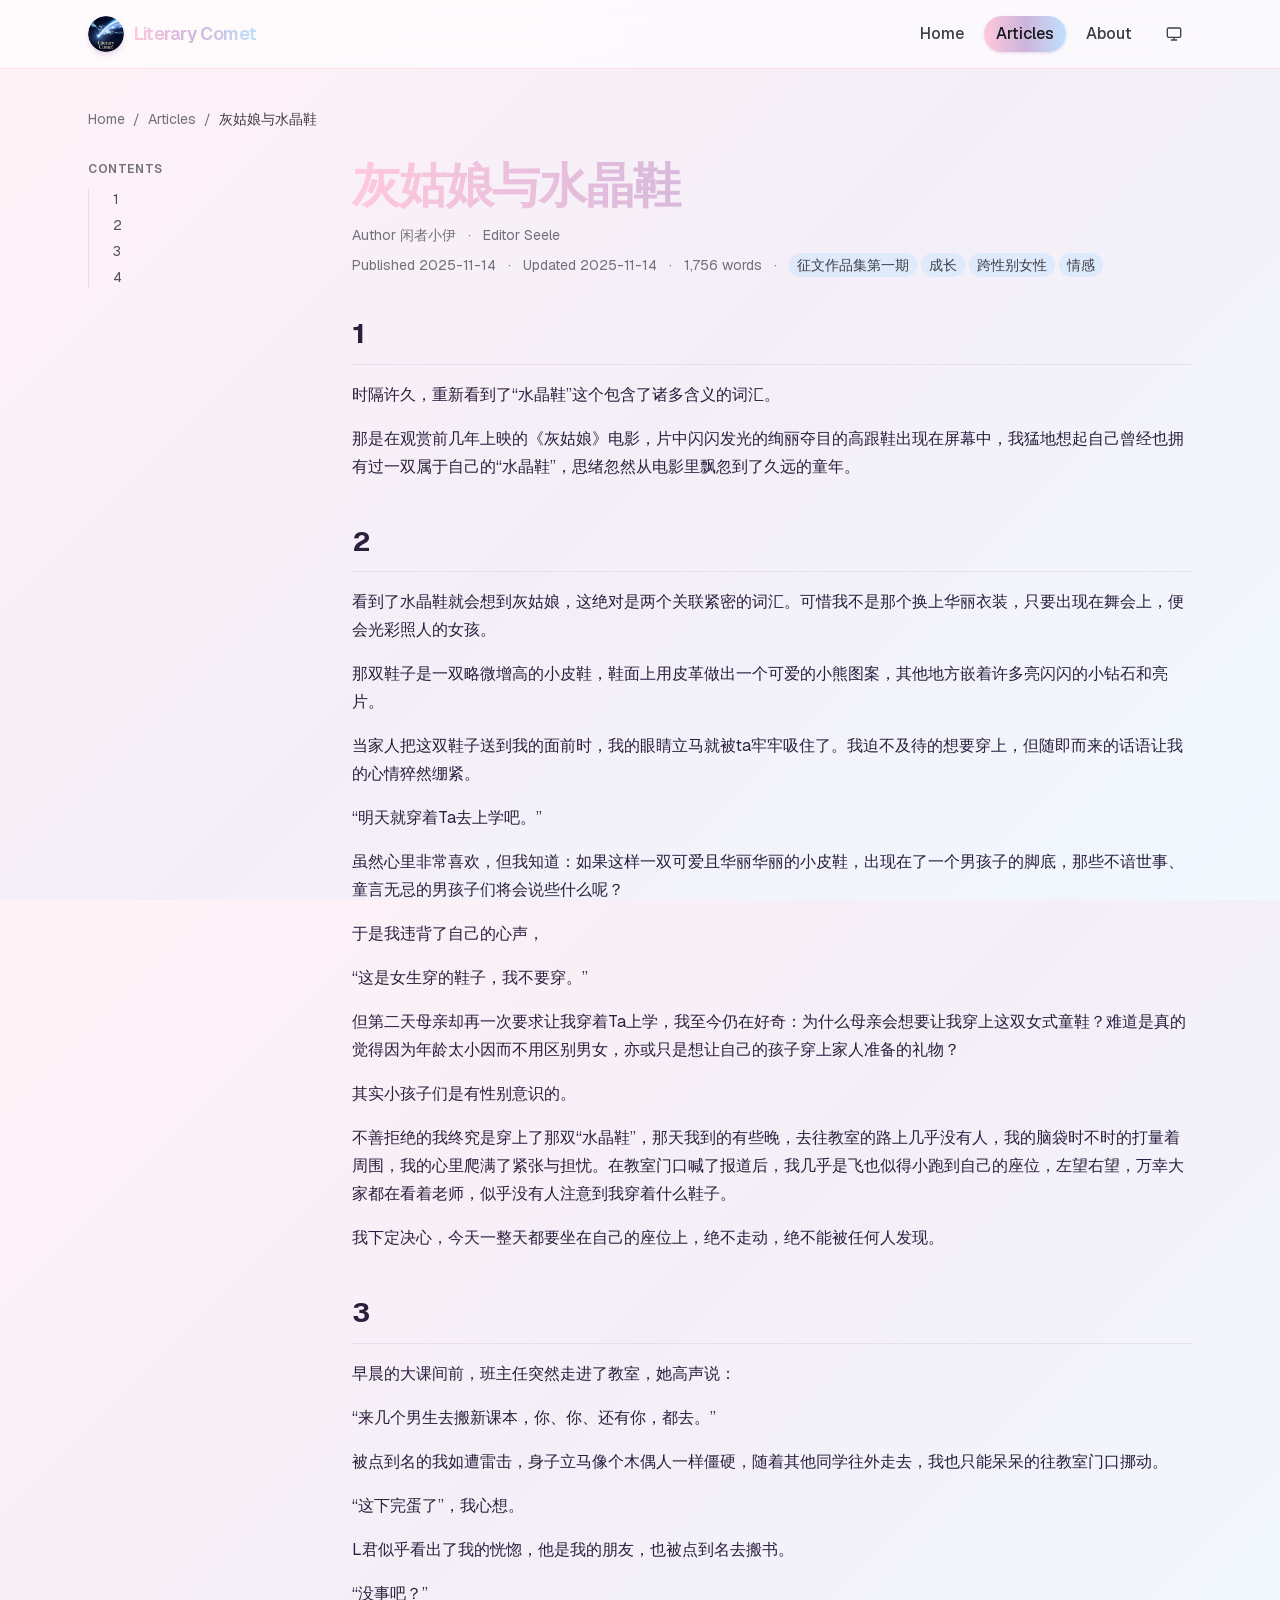
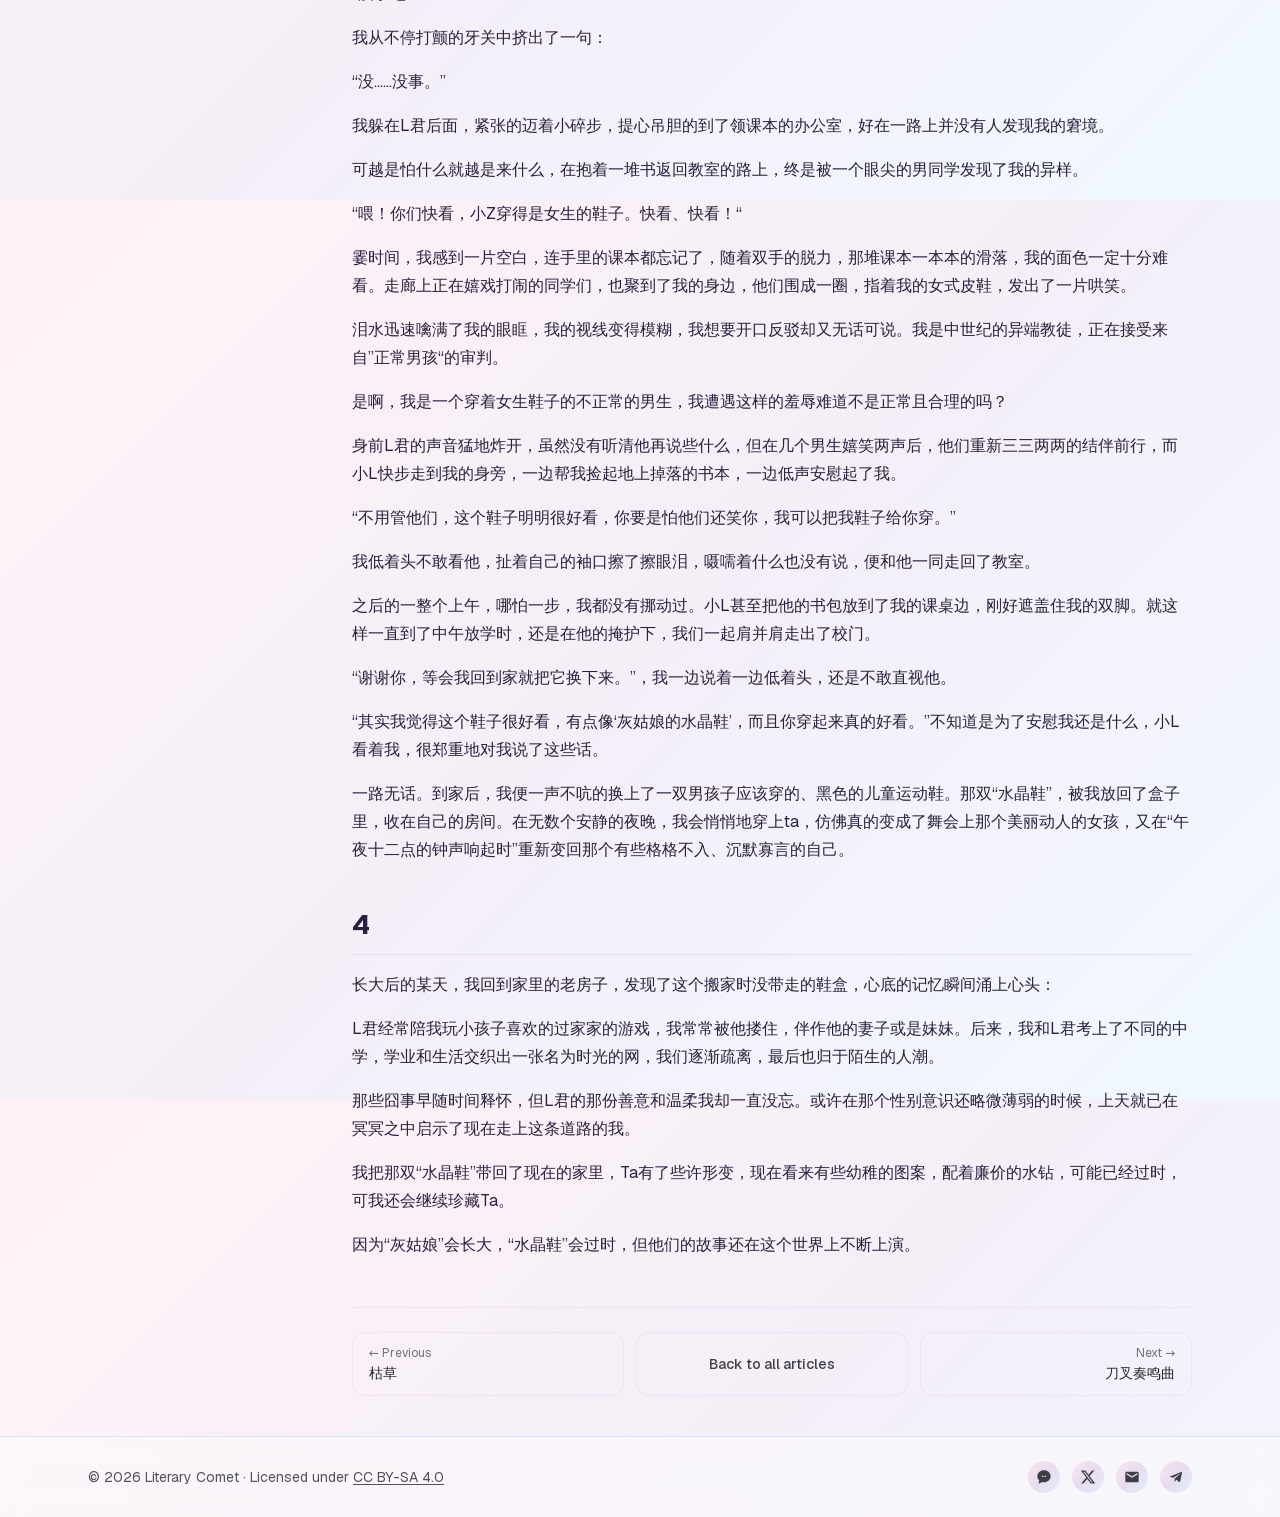
<file: articles/page1.html>
<!DOCTYPE html><html lang="en" class="geist_a71539c9-module__T19VSG__variable geist_mono_8d43a2aa-module__8Li5zG__variable ballet_9114a01e-module__DjartW__variable h-full antialiased"><head><meta charSet="utf-8"/><meta name="viewport" content="width=device-width, initial-scale=1"/><link rel="preload" href="/_next/static/media/797e433ab948586e-s.p.09zddjkbdep5a.woff2" as="font" crossorigin="" type="font/woff2"/><link rel="preload" href="/_next/static/media/caa3a2e1cccd8315-s.p.09~u27dqhyhd6.woff2" as="font" crossorigin="" type="font/woff2"/><link rel="preload" href="/_next/static/media/e6de1251430617f5-s.p.0yybhx5o7sl2u.woff2" as="font" crossorigin="" type="font/woff2"/><link rel="preload" as="image" href="/_next/static/media/logo_1.01trw8yap10c6.png"/><link rel="stylesheet" href="/_next/static/chunks/0si949tz0kvlj.css" data-precedence="next"/><link rel="preload" as="script" fetchPriority="low" href="/_next/static/chunks/0xzyipb4cwgaz.js"/><script src="/_next/static/chunks/0pqt~8bl3ukh4.js" async=""></script><script src="/_next/static/chunks/10z666t7-w_5v.js" async=""></script><script src="/_next/static/chunks/02j8d7.9f.ryz.js" async=""></script><script src="/_next/static/chunks/turbopack-0-f3n~a_x..37.js" async=""></script><script src="/_next/static/chunks/0xv285xmxdcry.js" async=""></script><script src="/_next/static/chunks/0d3shmwh5_nmn.js" async=""></script><script src="/_next/static/chunks/0o..czvk0kpv4.js" async=""></script><meta name="next-size-adjust" content=""/><title>灰姑娘与水晶鞋 · Literary Comet</title><meta name="description" content="文章描绘了主角对“水晶鞋”这一象征的反复情感与性别身份困境，细腻地刻画了成长中的羞耻感与接受，提醒我们珍视内心的真实。"/><link rel="icon" href="/icon.png?icon.0i-~msed-orq-.png" sizes="256x256" type="image/png"/><link rel="apple-touch-icon" href="/apple-icon.png?apple-icon.0i-~msed-orq-.png" sizes="256x256" type="image/png"/><script src="/_next/static/chunks/03~yq9q893hmn.js" noModule=""></script></head><body class="min-h-full flex flex-col"><div hidden=""><!--$--><!--/$--></div><script>((a,b,c,d,e,f,g,h)=>{let i=document.documentElement,j=["light","dark"];function k(b){var c;(Array.isArray(a)?a:[a]).forEach(a=>{let c="class"===a,d=c&&f?e.map(a=>f[a]||a):e;c?(i.classList.remove(...d),i.classList.add(f&&f[b]?f[b]:b)):i.setAttribute(a,b)}),c=b,h&&j.includes(c)&&(i.style.colorScheme=c)}if(d)k(d);else try{let a=localStorage.getItem(b)||c,d=g&&"system"===a?window.matchMedia("(prefers-color-scheme: dark)").matches?"dark":"light":a;k(d)}catch(a){}})("class","theme","system",null,["light","dark"],null,true,true)</script><header class="sticky top-0 z-50 backdrop-blur-xl bg-white/60 dark:bg-black/40 border-b border-brand-pink/60 dark:border-brand-purple/40"><div class="mx-auto max-w-6xl flex items-center justify-between px-6 py-4"><a aria-label="Literary Comet — home" class="flex items-center gap-2.5 group" href="/"><img alt="" width="36" height="36" decoding="async" data-nimg="1" class="h-9 w-9 rounded-full shadow-md shadow-brand-purple/40 transition-transform group-hover:scale-105" style="color:transparent" src="/_next/static/media/logo_1.01trw8yap10c6.png"/><span class="text-base sm:text-lg font-semibold tracking-tight bg-gradient-to-r from-brand-pink via-brand-purple to-brand-blue bg-clip-text text-transparent">Literary Comet</span></a><div class="flex items-center gap-2 sm:gap-3"><nav class="flex items-center gap-1 sm:gap-2 text-sm sm:text-base font-medium"><a class="px-3 py-1.5 rounded-full text-zinc-700 dark:text-zinc-200 hover:bg-gradient-to-r hover:from-brand-pink/50 hover:via-brand-purple/40 hover:to-brand-blue/50 transition-colors" href="/">Home</a><a aria-current="page" class="px-3 py-1.5 rounded-full text-zinc-900 dark:text-zinc-900 bg-gradient-to-r from-brand-pink via-brand-purple to-brand-blue shadow-sm shadow-brand-purple/40" href="/articles">Articles</a><a class="px-3 py-1.5 rounded-full text-zinc-700 dark:text-zinc-200 hover:bg-gradient-to-r hover:from-brand-pink/50 hover:via-brand-purple/40 hover:to-brand-blue/50 transition-colors" href="/about">About</a></nav><div class="h-9 w-9" aria-hidden="true"></div></div></div></header><main class="flex-1 flex flex-col"><section class="flex-1 mx-auto w-full max-w-6xl px-6 py-10"><nav aria-label="Breadcrumb" class="mb-8 text-sm text-zinc-500 dark:text-zinc-400"><ol class="flex flex-wrap items-center gap-2"><li><a class="hover:text-brand-purple dark:hover:text-brand-pink transition-colors" href="/">Home</a></li><li aria-hidden="true">/</li><li><a class="hover:text-brand-purple dark:hover:text-brand-pink transition-colors" href="/articles">Articles</a></li><li aria-hidden="true">/</li><li aria-current="page" class="text-zinc-700 dark:text-zinc-200 truncate max-w-xs">灰姑娘与水晶鞋</li></ol></nav><div class="grid gap-10 lg:grid-cols-[14rem_1fr]"><aside class="hidden lg:block"><nav aria-label="Article contents" class="sticky top-24 max-h-[calc(100vh-7rem)] overflow-auto"><p class="mb-3 text-xs uppercase tracking-wider font-semibold text-zinc-500 dark:text-zinc-400">Contents</p><ol class="space-y-1.5 text-sm border-l border-brand-purple/40 pl-3"><li style="margin-left:12px"><a href="#1" class="block text-zinc-600 dark:text-zinc-400 hover:text-brand-purple dark:hover:text-brand-pink transition-colors">1</a></li><li style="margin-left:12px"><a href="#2" class="block text-zinc-600 dark:text-zinc-400 hover:text-brand-purple dark:hover:text-brand-pink transition-colors">2</a></li><li style="margin-left:12px"><a href="#3" class="block text-zinc-600 dark:text-zinc-400 hover:text-brand-purple dark:hover:text-brand-pink transition-colors">3</a></li><li style="margin-left:12px"><a href="#4" class="block text-zinc-600 dark:text-zinc-400 hover:text-brand-purple dark:hover:text-brand-pink transition-colors">4</a></li></ol></nav></aside><article><header class="mb-8"><h1 class="text-3xl sm:text-5xl font-black tracking-tight bg-gradient-to-r from-brand-pink via-brand-purple to-brand-blue bg-clip-text text-transparent">灰姑娘与水晶鞋</h1><div class="mt-4 flex flex-wrap items-center gap-x-3 gap-y-1 text-xs sm:text-sm text-zinc-500 dark:text-zinc-400"><span class="flex items-center gap-x-3"><span>Author <!-- -->闲者小伊</span></span><span class="flex items-center gap-x-3"><span aria-hidden="true">·</span><span>Editor <!-- -->Seele</span></span></div><div class="mt-2 flex flex-wrap items-center gap-x-3 gap-y-1 text-xs sm:text-sm text-zinc-500 dark:text-zinc-400"><span class="flex items-center gap-x-3"><span>Published<!-- --> <time dateTime="2025-11-14">2025-11-14</time></span></span><span class="flex items-center gap-x-3"><span aria-hidden="true">·</span><span><span title="Last updated: 2025-11-14 00:00:00">Updated<!-- --> <time dateTime="2025-11-14T00:00:00">2025-11-14</time></span></span></span><span class="flex items-center gap-x-3"><span aria-hidden="true">·</span><span>1,756<!-- --> words</span></span><span class="flex items-center gap-x-3"><span aria-hidden="true">·</span><span class="flex flex-wrap gap-1"><span class="rounded-full bg-brand-blue/40 px-2 py-0.5 text-zinc-700 dark:text-zinc-200">征文作品集第一期</span><span class="rounded-full bg-brand-blue/40 px-2 py-0.5 text-zinc-700 dark:text-zinc-200">成长</span><span class="rounded-full bg-brand-blue/40 px-2 py-0.5 text-zinc-700 dark:text-zinc-200">跨性别女性</span><span class="rounded-full bg-brand-blue/40 px-2 py-0.5 text-zinc-700 dark:text-zinc-200">情感</span></span></span></div></header><div class="markdown-body"><h2 id="1"><a href="#1">1</a></h2>
<p>时隔许久，重新看到了“水晶鞋”这个包含了诸多含义的词汇。</p>
<p>那是在观赏前几年上映的《灰姑娘》电影，片中闪闪发光的绚丽夺目的高跟鞋出现在屏幕中，我猛地想起自己曾经也拥有过一双属于自己的“水晶鞋”，思绪忽然从电影里飘忽到了久远的童年。</p>
<h2 id="2"><a href="#2">2</a></h2>
<p>看到了水晶鞋就会想到灰姑娘，这绝对是两个关联紧密的词汇。可惜我不是那个换上华丽衣装，只要出现在舞会上，便会光彩照人的女孩。</p>
<p>那双鞋子是一双略微增高的小皮鞋，鞋面上用皮革做出一个可爱的小熊图案，其他地方嵌着许多亮闪闪的小钻石和亮片。</p>
<p>当家人把这双鞋子送到我的面前时，我的眼睛立马就被ta牢牢吸住了。我迫不及待的想要穿上，但随即而来的话语让我的心情猝然绷紧。</p>
<p>“明天就穿着Ta去上学吧。”</p>
<p>虽然心里非常喜欢，但我知道：如果这样一双可爱且华丽华丽的小皮鞋，出现在了一个男孩子的脚底，那些不谙世事、童言无忌的男孩子们将会说些什么呢？</p>
<p>于是我违背了自己的心声，</p>
<p>“这是女生穿的鞋子，我不要穿。”</p>
<p>但第二天母亲却再一次要求让我穿着Ta上学，我至今仍在好奇：为什么母亲会想要让我穿上这双女式童鞋？难道是真的觉得因为年龄太小因而不用区别男女，亦或只是想让自己的孩子穿上家人准备的礼物？</p>
<p>其实小孩子们是有性别意识的。</p>
<p>不善拒绝的我终究是穿上了那双“水晶鞋”，那天我到的有些晚，去往教室的路上几乎没有人，我的脑袋时不时的打量着周围，我的心里爬满了紧张与担忧。在教室门口喊了报道后，我几乎是飞也似得小跑到自己的座位，左望右望，万幸大家都在看着老师，似乎没有人注意到我穿着什么鞋子。</p>
<p>我下定决心，今天一整天都要坐在自己的座位上，绝不走动，绝不能被任何人发现。</p>
<h2 id="3"><a href="#3">3</a></h2>
<p>早晨的大课间前，班主任突然走进了教室，她高声说：</p>
<p>“来几个男生去搬新课本，你、你、还有你，都去。”</p>
<p>被点到名的我如遭雷击，身子立马像个木偶人一样僵硬，随着其他同学往外走去，我也只能呆呆的往教室门口挪动。</p>
<p>“这下完蛋了”，我心想。</p>
<p>L君似乎看出了我的恍惚，他是我的朋友，也被点到名去搬书。</p>
<p>“没事吧？”</p>
<p>我从不停打颤的牙关中挤出了一句：</p>
<p>“没......没事。”</p>
<p>我躲在L君后面，紧张的迈着小碎步，提心吊胆的到了领课本的办公室，好在一路上并没有人发现我的窘境。</p>
<p>可越是怕什么就越是来什么，在抱着一堆书返回教室的路上，终是被一个眼尖的男同学发现了我的异样。</p>
<p>“喂！你们快看，小Z穿得是女生的鞋子。快看、快看！“</p>
<p>霎时间，我感到一片空白，连手里的课本都忘记了，随着双手的脱力，那堆课本一本本的滑落，我的面色一定十分难看。走廊上正在嬉戏打闹的同学们，也聚到了我的身边，他们围成一圈，指着我的女式皮鞋，发出了一片哄笑。</p>
<p>泪水迅速噙满了我的眼眶，我的视线变得模糊，我想要开口反驳却又无话可说。我是中世纪的异端教徒，正在接受来自”正常男孩“的审判。</p>
<p>是啊，我是一个穿着女生鞋子的不正常的男生，我遭遇这样的羞辱难道不是正常且合理的吗？</p>
<p>身前L君的声音猛地炸开，虽然没有听清他再说些什么，但在几个男生嬉笑两声后，他们重新三三两两的结伴前行，而小L快步走到我的身旁，一边帮我捡起地上掉落的书本，一边低声安慰起了我。</p>
<p>“不用管他们，这个鞋子明明很好看，你要是怕他们还笑你，我可以把我鞋子给你穿。”</p>
<p>我低着头不敢看他，扯着自己的袖口擦了擦眼泪，嗫嚅着什么也没有说，便和他一同走回了教室。</p>
<p>之后的一整个上午，哪怕一步，我都没有挪动过。小L甚至把他的书包放到了我的课桌边，刚好遮盖住我的双脚。就这样一直到了中午放学时，还是在他的掩护下，我们一起肩并肩走出了校门。</p>
<p>“谢谢你，等会我回到家就把它换下来。”，我一边说着一边低着头，还是不敢直视他。</p>
<p>“其实我觉得这个鞋子很好看，有点像‘灰姑娘的水晶鞋’，而且你穿起来真的好看。”不知道是为了安慰我还是什么，小L看着我，很郑重地对我说了这些话。</p>
<p>一路无话。到家后，我便一声不吭的换上了一双男孩子应该穿的、黑色的儿童运动鞋。那双“水晶鞋”，被我放回了盒子里，收在自己的房间。在无数个安静的夜晚，我会悄悄地穿上ta，仿佛真的变成了舞会上那个美丽动人的女孩，又在“午夜十二点的钟声响起时”重新变回那个有些格格不入、沉默寡言的自己。</p>
<h2 id="4"><a href="#4">4</a></h2>
<p>长大后的某天，我回到家里的老房子，发现了这个搬家时没带走的鞋盒，心底的记忆瞬间涌上心头：</p>
<p>L君经常陪我玩小孩子喜欢的过家家的游戏，我常常被他搂住，伴作他的妻子或是妹妹。后来，我和L君考上了不同的中学，学业和生活交织出一张名为时光的网，我们逐渐疏离，最后也归于陌生的人潮。</p>
<p>那些囧事早随时间释怀，但L君的那份善意和温柔我却一直没忘。或许在那个性别意识还略微薄弱的时候，上天就已在冥冥之中启示了现在走上这条道路的我。</p>
<p>我把那双“水晶鞋”带回了现在的家里，Ta有了些许形变，现在看来有些幼稚的图案，配着廉价的水钻，可能已经过时，可我还会继续珍藏Ta。</p>
<p>因为“灰姑娘”会长大，“水晶鞋”会过时，但他们的故事还在这个世界上不断上演。</p></div><nav aria-label="Article navigation" class="mt-12 border-t border-brand-purple/20 pt-6 grid grid-cols-1 sm:grid-cols-3 gap-3"><a rel="prev" class="group rounded-xl border border-brand-purple/20 px-4 py-3 hover:bg-brand-pink/20 dark:hover:bg-brand-pink/15 transition-colors" href="/articles/page3"><span class="block text-xs text-zinc-500 dark:text-zinc-400 group-hover:text-brand-purple dark:group-hover:text-brand-pink transition-colors">← Previous</span><span class="block mt-0.5 text-sm font-medium text-zinc-800 dark:text-zinc-100 line-clamp-2">枯草</span></a><a class="grid place-items-center rounded-xl border border-brand-purple/20 px-4 py-3 text-sm font-medium text-zinc-700 dark:text-zinc-200 hover:bg-gradient-to-r hover:from-brand-pink/30 hover:via-brand-purple/30 hover:to-brand-blue/30 transition-colors" href="/articles">Back to all articles</a><a rel="next" class="group rounded-xl border border-brand-purple/20 px-4 py-3 text-right hover:bg-brand-blue/20 dark:hover:bg-brand-blue/15 transition-colors" href="/articles/page7"><span class="block text-xs text-zinc-500 dark:text-zinc-400 group-hover:text-brand-purple dark:group-hover:text-brand-pink transition-colors">Next →</span><span class="block mt-0.5 text-sm font-medium text-zinc-800 dark:text-zinc-100 line-clamp-2">刀叉奏鸣曲</span></a></nav></article></div></section><!--$--><!--/$--><button type="button" aria-label="Scroll to top" title="Scroll to top" class="fixed bottom-6 right-6 z-40 grid place-items-center h-12 w-12 rounded-full bg-gradient-to-br from-brand-pink via-brand-purple to-brand-blue text-zinc-800 shadow-lg shadow-brand-purple/40 hover:shadow-xl hover:shadow-brand-purple/60 hover:-translate-y-0.5 focus:outline-none focus:ring-2 focus:ring-brand-purple/60 focus:ring-offset-2 transition-all duration-200 opacity-0 pointer-events-none"><svg viewBox="0 0 24 24" fill="none" stroke="currentColor" stroke-width="2.5" stroke-linecap="round" stroke-linejoin="round" class="h-5 w-5" aria-hidden="true"><path d="M18 15l-6-6-6 6"></path></svg></button></main><footer class="mt-auto border-t border-brand-blue/60 dark:border-brand-purple/40 bg-white/40 dark:bg-black/30 backdrop-blur-md"><div class="mx-auto max-w-6xl flex flex-col sm:flex-row items-center justify-between gap-4 px-6 py-6 text-sm"><p class="text-zinc-600 dark:text-zinc-400">© <!-- -->2026<!-- --> Literary Comet · Licensed under<!-- --> <a href="https://creativecommons.org/licenses/by-sa/4.0/" target="_blank" rel="license noopener noreferrer" class="underline underline-offset-2 hover:text-brand-purple dark:hover:text-brand-pink transition-colors">CC BY-SA 4.0</a></p><ul class="flex items-center gap-3"><li><a href="https://qm.qq.com/q/IKoi4kwryo" aria-label="QQ读者群" title="QQ读者群" target="_blank" rel="noopener noreferrer" class="grid place-items-center h-8 w-8 rounded-full text-zinc-700 dark:text-zinc-200 bg-gradient-to-br from-brand-pink/40 via-brand-purple/40 to-brand-blue/40 hover:from-brand-pink hover:via-brand-purple hover:to-brand-blue hover:text-zinc-900 transition-colors"><svg viewBox="0 0 24 24" fill="currentColor" aria-hidden="true" class="h-4 w-4"><path d="M12 2C6.48 2 2 6.04 2 11c0 2.34 1.05 4.46 2.74 6.04L4 22l5.34-2.39c.86.25 1.75.39 2.66.39 5.52 0 10-4.04 10-9S17.52 2 12 2zm-3 8h2v2H9zm4 0h2v2h-2z"></path></svg></a></li><li><a href="https://x.com/CometFor18207" aria-label="X" title="X" target="_blank" rel="noopener noreferrer" class="grid place-items-center h-8 w-8 rounded-full text-zinc-700 dark:text-zinc-200 bg-gradient-to-br from-brand-pink/40 via-brand-purple/40 to-brand-blue/40 hover:from-brand-pink hover:via-brand-purple hover:to-brand-blue hover:text-zinc-900 transition-colors"><svg viewBox="0 0 24 24" fill="currentColor" aria-hidden="true" class="h-4 w-4"><path d="M18.244 2.25h3.308l-7.227 8.26 8.502 11.24H16.17l-5.214-6.817L4.99 21.75H1.68l7.73-8.835L1.254 2.25H8.08l4.713 6.231 5.451-6.231zm-1.161 17.52h1.833L7.084 4.126H5.117L17.083 19.77z"></path></svg></a></li><li><a href="mailto:literarycomet@gmail.com" aria-label="Mail" title="Mail" target="_blank" rel="noopener noreferrer" class="grid place-items-center h-8 w-8 rounded-full text-zinc-700 dark:text-zinc-200 bg-gradient-to-br from-brand-pink/40 via-brand-purple/40 to-brand-blue/40 hover:from-brand-pink hover:via-brand-purple hover:to-brand-blue hover:text-zinc-900 transition-colors"><svg viewBox="0 0 24 24" fill="currentColor" aria-hidden="true" class="h-4 w-4"><path d="M20 4H4c-1.1 0-2 .9-2 2v12c0 1.1.9 2 2 2h16c1.1 0 2-.9 2-2V6c0-1.1-.9-2-2-2zm0 4.236l-8 4.882L4 8.236V6l8 4.882L20 6v2.236z"></path></svg></a></li><li><a href="https://t.me/literarycomet" aria-label="Telegram" title="Telegram" target="_blank" rel="noopener noreferrer" class="grid place-items-center h-8 w-8 rounded-full text-zinc-700 dark:text-zinc-200 bg-gradient-to-br from-brand-pink/40 via-brand-purple/40 to-brand-blue/40 hover:from-brand-pink hover:via-brand-purple hover:to-brand-blue hover:text-zinc-900 transition-colors"><svg viewBox="0 0 24 24" fill="currentColor" aria-hidden="true" class="h-4 w-4"><path d="M9.78 18.65l.28-4.23 7.68-6.92c.34-.31-.07-.46-.52-.19L7.74 13.3 3.64 12c-.88-.25-.89-.86.2-1.3l15.97-6.16c.73-.33 1.43.18 1.15 1.3l-2.72 12.81c-.19.91-.74 1.13-1.5.71L12.6 16.3l-1.99 1.93c-.23.23-.42.42-.83.42z"></path></svg></a></li></ul></div></footer><script src="/_next/static/chunks/0xzyipb4cwgaz.js" id="_R_" async=""></script><script>(self.__next_f=self.__next_f||[]).push([0])</script><script>self.__next_f.push([1,"1:\"$Sreact.fragment\"\n2:I[59919,[\"/_next/static/chunks/0xv285xmxdcry.js\",\"/_next/static/chunks/0d3shmwh5_nmn.js\"],\"default\"]\n3:I[2971,[\"/_next/static/chunks/0xv285xmxdcry.js\",\"/_next/static/chunks/0d3shmwh5_nmn.js\"],\"default\"]\n4:I[39756,[\"/_next/static/chunks/0xv285xmxdcry.js\",\"/_next/static/chunks/0d3shmwh5_nmn.js\"],\"default\"]\n5:I[37457,[\"/_next/static/chunks/0xv285xmxdcry.js\",\"/_next/static/chunks/0d3shmwh5_nmn.js\"],\"default\"]\ne:I[68027,[\"/_next/static/chunks/0xv285xmxdcry.js\",\"/_next/static/chunks/0d3shmwh5_nmn.js\"],\"default\",1]\n:HL[\"/_next/static/chunks/0si949tz0kvlj.css\",\"style\"]\n:HL[\"/_next/static/media/797e433ab948586e-s.p.09zddjkbdep5a.woff2\",\"font\",{\"crossOrigin\":\"\",\"type\":\"font/woff2\"}]\n:HL[\"/_next/static/media/caa3a2e1cccd8315-s.p.09~u27dqhyhd6.woff2\",\"font\",{\"crossOrigin\":\"\",\"type\":\"font/woff2\"}]\n:HL[\"/_next/static/media/e6de1251430617f5-s.p.0yybhx5o7sl2u.woff2\",\"font\",{\"crossOrigin\":\"\",\"type\":\"font/woff2\"}]\n"])</script><script>self.__next_f.push([1,"0:{\"P\":null,\"c\":[\"\",\"articles\",\"page1\"],\"q\":\"\",\"i\":false,\"f\":[[[\"\",{\"children\":[\"articles\",{\"children\":[[\"slug\",\"page1\",\"d\",null],{\"children\":[\"__PAGE__\",{}]}]}]},\"$undefined\",\"$undefined\",16],[[\"$\",\"$1\",\"c\",{\"children\":[[[\"$\",\"link\",\"0\",{\"rel\":\"stylesheet\",\"href\":\"/_next/static/chunks/0si949tz0kvlj.css\",\"precedence\":\"next\",\"crossOrigin\":\"$undefined\",\"nonce\":\"$undefined\"}],[\"$\",\"script\",\"script-0\",{\"src\":\"/_next/static/chunks/0xv285xmxdcry.js\",\"async\":true,\"nonce\":\"$undefined\"}],[\"$\",\"script\",\"script-1\",{\"src\":\"/_next/static/chunks/0d3shmwh5_nmn.js\",\"async\":true,\"nonce\":\"$undefined\"}]],[\"$\",\"html\",null,{\"lang\":\"en\",\"className\":\"geist_a71539c9-module__T19VSG__variable geist_mono_8d43a2aa-module__8Li5zG__variable ballet_9114a01e-module__DjartW__variable h-full antialiased\",\"suppressHydrationWarning\":true,\"children\":[\"$\",\"body\",null,{\"className\":\"min-h-full flex flex-col\",\"suppressHydrationWarning\":true,\"children\":[\"$\",\"$L2\",null,{\"children\":[[\"$\",\"$L3\",null,{}],[\"$\",\"main\",null,{\"className\":\"flex-1 flex flex-col\",\"children\":[\"$\",\"$L4\",null,{\"parallelRouterKey\":\"children\",\"error\":\"$undefined\",\"errorStyles\":\"$undefined\",\"errorScripts\":\"$undefined\",\"template\":[\"$\",\"$L5\",null,{}],\"templateStyles\":\"$undefined\",\"templateScripts\":\"$undefined\",\"notFound\":[[[\"$\",\"title\",null,{\"children\":\"404: This page could not be found.\"}],[\"$\",\"div\",null,{\"style\":{\"fontFamily\":\"system-ui,\\\"Segoe UI\\\",Roboto,Helvetica,Arial,sans-serif,\\\"Apple Color Emoji\\\",\\\"Segoe UI Emoji\\\"\",\"height\":\"100vh\",\"textAlign\":\"center\",\"display\":\"flex\",\"flexDirection\":\"column\",\"alignItems\":\"center\",\"justifyContent\":\"center\"},\"children\":[\"$\",\"div\",null,{\"children\":[[\"$\",\"style\",null,{\"dangerouslySetInnerHTML\":{\"__html\":\"body{color:#000;background:#fff;margin:0}.next-error-h1{border-right:1px solid rgba(0,0,0,.3)}@media (prefers-color-scheme:dark){body{color:#fff;background:#000}.next-error-h1{border-right:1px solid rgba(255,255,255,.3)}}\"}}],[\"$\",\"h1\",null,{\"className\":\"next-error-h1\",\"style\":{\"display\":\"inline-block\",\"margin\":\"0 20px 0 0\",\"padding\":\"0 23px 0 0\",\"fontSize\":24,\"fontWeight\":500,\"verticalAlign\":\"top\",\"lineHeight\":\"49px\"},\"children\":404}],[\"$\",\"div\",null,{\"style\":{\"display\":\"inline-block\"},\"children\":[\"$\",\"h2\",null,{\"style\":{\"fontSize\":14,\"fontWeight\":400,\"lineHeight\":\"49px\",\"margin\":0},\"children\":\"This page could not be found.\"}]}]]}]}]],[]],\"forbidden\":\"$undefined\",\"unauthorized\":\"$undefined\"}]}],[\"$\",\"footer\",null,{\"className\":\"mt-auto border-t border-brand-blue/60 dark:border-brand-purple/40 bg-white/40 dark:bg-black/30 backdrop-blur-md\",\"children\":[\"$\",\"div\",null,{\"className\":\"mx-auto max-w-6xl flex flex-col sm:flex-row items-center justify-between gap-4 px-6 py-6 text-sm\",\"children\":[[\"$\",\"p\",null,{\"className\":\"text-zinc-600 dark:text-zinc-400\",\"children\":[\"© \",\"2026\",\" Literary Comet · Licensed under\",\" \",[\"$\",\"a\",null,{\"href\":\"https://creativecommons.org/licenses/by-sa/4.0/\",\"target\":\"_blank\",\"rel\":\"license noopener noreferrer\",\"className\":\"underline underline-offset-2 hover:text-brand-purple dark:hover:text-brand-pink transition-colors\",\"children\":\"CC BY-SA 4.0\"}]]}],[\"$\",\"ul\",null,{\"className\":\"flex items-center gap-3\",\"children\":[[\"$\",\"li\",\"QQ读者群\",{\"children\":[\"$\",\"a\",null,{\"href\":\"https://qm.qq.com/q/IKoi4kwryo\",\"aria-label\":\"QQ读者群\",\"title\":\"QQ读者群\",\"target\":\"_blank\",\"rel\":\"noopener noreferrer\",\"className\":\"grid place-items-center h-8 w-8 rounded-full text-zinc-700 dark:text-zinc-200 bg-gradient-to-br from-brand-pink/40 via-brand-purple/40 to-brand-blue/40 hover:from-brand-pink hover:via-brand-purple hover:to-brand-blue hover:text-zinc-900 transition-colors\",\"children\":[\"$\",\"svg\",null,{\"viewBox\":\"0 0 24 24\",\"fill\":\"currentColor\",\"aria-hidden\":\"true\",\"className\":\"h-4 w-4\",\"children\":[\"$\",\"path\",null,{\"d\":\"M12 2C6.48 2 2 6.04 2 11c0 2.34 1.05 4.46 2.74 6.04L4 22l5.34-2.39c.86.25 1.75.39 2.66.39 5.52 0 10-4.04 10-9S17.52 2 12 2zm-3 8h2v2H9zm4 0h2v2h-2z\"}]}]}]}],[\"$\",\"li\",\"X\",{\"children\":[\"$\",\"a\",null,{\"href\":\"https://x.com/CometFor18207\",\"aria-label\":\"X\",\"title\":\"X\",\"target\":\"_blank\",\"rel\":\"noopener noreferrer\",\"className\":\"grid place-items-center h-8 w-8 rounded-full text-zinc-700 dark:text-zinc-200 bg-gradient-to-br from-brand-pink/40 via-brand-purple/40 to-brand-blue/40 hover:from-brand-pink hover:via-brand-purple hover:to-brand-blue hover:text-zinc-900 transition-colors\",\"children\":\"$L6\"}]}],\"$L7\",\"$L8\"]}]]}]}]]}]}]}]]}],{\"children\":[\"$L9\",{\"children\":[\"$La\",{\"children\":[\"$Lb\",{},null,false,null]},null,false,\"$@c\"]},null,false,null]},null,false,null],\"$Ld\",false]],\"m\":\"$undefined\",\"G\":[\"$e\",[\"$Lf\"]],\"S\":true,\"h\":null,\"s\":\"$undefined\",\"l\":\"$undefined\",\"p\":\"$undefined\",\"d\":\"$undefined\",\"b\":\"2QBPGoEmQyomdr7blVJTn\"}\n"])</script><script>self.__next_f.push([1,"10:I[63687,[\"/_next/static/chunks/0xv285xmxdcry.js\",\"/_next/static/chunks/0d3shmwh5_nmn.js\",\"/_next/static/chunks/0o..czvk0kpv4.js\"],\"default\"]\n12:I[97367,[\"/_next/static/chunks/0xv285xmxdcry.js\",\"/_next/static/chunks/0d3shmwh5_nmn.js\"],\"OutletBoundary\"]\n13:\"$Sreact.suspense\"\n16:I[97367,[\"/_next/static/chunks/0xv285xmxdcry.js\",\"/_next/static/chunks/0d3shmwh5_nmn.js\"],\"ViewportBoundary\"]\n18:I[97367,[\"/_next/static/chunks/0xv285xmxdcry.js\",\"/_next/static/chunks/0d3shmwh5_nmn.js\"],\"MetadataBoundary\"]\n6:[\"$\",\"svg\",null,{\"viewBox\":\"0 0 24 24\",\"fill\":\"currentColor\",\"aria-hidden\":\"true\",\"className\":\"h-4 w-4\",\"children\":[\"$\",\"path\",null,{\"d\":\"M18.244 2.25h3.308l-7.227 8.26 8.502 11.24H16.17l-5.214-6.817L4.99 21.75H1.68l7.73-8.835L1.254 2.25H8.08l4.713 6.231 5.451-6.231zm-1.161 17.52h1.833L7.084 4.126H5.117L17.083 19.77z\"}]}]\n7:[\"$\",\"li\",\"Mail\",{\"children\":[\"$\",\"a\",null,{\"href\":\"mailto:literarycomet@gmail.com\",\"aria-label\":\"Mail\",\"title\":\"Mail\",\"target\":\"_blank\",\"rel\":\"noopener noreferrer\",\"className\":\"grid place-items-center h-8 w-8 rounded-full text-zinc-700 dark:text-zinc-200 bg-gradient-to-br from-brand-pink/40 via-brand-purple/40 to-brand-blue/40 hover:from-brand-pink hover:via-brand-purple hover:to-brand-blue hover:text-zinc-900 transition-colors\",\"children\":[\"$\",\"svg\",null,{\"viewBox\":\"0 0 24 24\",\"fill\":\"currentColor\",\"aria-hidden\":\"true\",\"className\":\"h-4 w-4\",\"children\":[\"$\",\"path\",null,{\"d\":\"M20 4H4c-1.1 0-2 .9-2 2v12c0 1.1.9 2 2 2h16c1.1 0 2-.9 2-2V6c0-1.1-.9-2-2-2zm0 4.236l-8 4.882L4 8.236V6l8 4.882L20 6v2.236z\"}]}]}]}]\n8:[\"$\",\"li\",\"Telegram\",{\"children\":[\"$\",\"a\",null,{\"href\":\"https://t.me/literarycomet\",\"aria-label\":\"Telegram\",\"title\":\"Telegram\",\"target\":\"_blank\",\"rel\":\"noopener noreferrer\",\"className\":\"grid place-items-center h-8 w-8 rounded-full text-zinc-700 dark:text-zinc-200 bg-gradient-to-br from-brand-pink/40 via-brand-purple/40 to-brand-blue/40 hover:from-brand-pink hover:via-brand-purple hover:to-brand-blue hover:text-zinc-900 transition-colors\",\"children\":[\"$\",\"svg\",null,{\"viewBox\":\"0 0 24 24\",\"fill\":\"currentColor\",\"aria-hidden\":\"true\",\"className\":\"h-4 w-4\",\"children\":[\"$\",\"path\",null,{\"d\":\"M9.78 18.65l.28-4.23 7.68-6.92c.34-.31-.07-.46-.52-.19L7.74 13.3 3.64 12c-.88-.25-.89-.86.2-1.3l15.97-6.16c.73-.33 1.43.18 1.15 1.3l-2.72 12.81c-.19.91-.74 1.13-1.5.71L12.6 16.3l-1.99 1.93c-.23.23-.42.42-.83.42z\"}]}]}]}]\n9:[\"$\",\"$1\",\"c\",{\"children\":[[[\"$\",\"script\",\"script-0\",{\"src\":\"/_next/static/chunks/0o..czvk0kpv4.js\",\"async\":true,\"nonce\":\"$undefined\"}]],[[\"$\",\"$L4\",null,{\"parallelRouterKey\":\"children\",\"error\":\"$undefined\",\"errorStyles\":\"$undefined\",\"errorScripts\":\"$undefined\",\"template\":[\"$\",\"$L5\",null,{}],\"templateStyles\":\"$undefined\",\"templateScripts\":\"$undefined\",\"notFound\":\"$undefined\",\"forbidden\":\"$undefined\",\"unauthorized\":\"$undefined\"}],[\"$\",\"$L10\",null,{}]]]}]\na:[\"$\",\"$1\",\"c\",{\"children\":[null,[\"$\",\"$L4\",null,{\"parallelRouterKey\":\"children\",\"error\":\"$undefined\",\"errorStyles\":\"$undefined\",\"errorScripts\":\"$undefined\",\"template\":[\"$\",\"$L5\",null,{}],\"templateStyles\":\"$undefined\",\"templateScripts\":\"$undefined\",\"notFound\":\"$undefined\",\"forbidden\":\"$undefined\",\"unauthorized\":\"$undefined\"}]]}]\nb:[\"$\",\"$1\",\"c\",{\"children\":[\"$L11\",null,[\"$\",\"$L12\",null,{\"children\":[\"$\",\"$13\",null,{\"name\":\"Next.MetadataOutlet\",\"children\":\"$@14\"}]}]]}]\n15:[]\nc:\"$W15\"\nd:[\"$\",\"$1\",\"h\",{\"children\":[null,[\"$\",\"$L16\",null,{\"children\":\"$L17\"}],[\"$\",\"div\",null,{\"hidden\":true,\"children\":[\"$\",\"$L18\",null,{\"children\":[\"$\",\"$13\",null,{\"name\":\"Next.Metadata\",\"children\":\"$L19\"}]}]}],[\"$\",\"meta\",null,{\"name\":\"next-size-adjust\",\"content\":\"\"}]]}]\nf:[\"$\",\"link\",\"0\",{\"rel\":\"stylesheet\",\"href\":\"/_next/static/chunks/0si949tz0kvlj.css\",\"precedence\":\"next\",\"crossOrigin\":\"$undefined\",\"nonce\":\"$undefined\"}]\n"])</script><script>self.__next_f.push([1,"17:[[\"$\",\"meta\",\"0\",{\"charSet\":\"utf-8\"}],[\"$\",\"meta\",\"1\",{\"name\":\"viewport\",\"content\":\"width=device-width, initial-scale=1\"}]]\n"])</script><script>self.__next_f.push([1,"1a:I[27201,[\"/_next/static/chunks/0xv285xmxdcry.js\",\"/_next/static/chunks/0d3shmwh5_nmn.js\"],\"IconMark\"]\n14:null\n19:[[\"$\",\"title\",\"0\",{\"children\":\"灰姑娘与水晶鞋 · Literary Comet\"}],[\"$\",\"meta\",\"1\",{\"name\":\"description\",\"content\":\"文章描绘了主角对“水晶鞋”这一象征的反复情感与性别身份困境，细腻地刻画了成长中的羞耻感与接受，提醒我们珍视内心的真实。\"}],[\"$\",\"link\",\"2\",{\"rel\":\"icon\",\"href\":\"/icon.png?icon.0i-~msed-orq-.png\",\"sizes\":\"256x256\",\"type\":\"image/png\"}],[\"$\",\"link\",\"3\",{\"rel\":\"apple-touch-icon\",\"href\":\"/apple-icon.png?apple-icon.0i-~msed-orq-.png\",\"sizes\":\"256x256\",\"type\":\"image/png\"}],[\"$\",\"$L1a\",\"4\",{}]]\n"])</script><script>self.__next_f.push([1,"1b:I[22016,[\"/_next/static/chunks/0xv285xmxdcry.js\",\"/_next/static/chunks/0d3shmwh5_nmn.js\",\"/_next/static/chunks/0o..czvk0kpv4.js\"],\"\"]\n"])</script><script>self.__next_f.push([1,"11:[\"$\",\"section\",null,{\"className\":\"flex-1 mx-auto w-full max-w-6xl px-6 py-10\",\"children\":[[\"$\",\"nav\",null,{\"aria-label\":\"Breadcrumb\",\"className\":\"mb-8 text-sm text-zinc-500 dark:text-zinc-400\",\"children\":[\"$\",\"ol\",null,{\"className\":\"flex flex-wrap items-center gap-2\",\"children\":[[\"$\",\"li\",null,{\"children\":[\"$\",\"$L1b\",null,{\"href\":\"/\",\"className\":\"hover:text-brand-purple dark:hover:text-brand-pink transition-colors\",\"children\":\"Home\"}]}],[\"$\",\"li\",null,{\"aria-hidden\":\"true\",\"children\":\"/\"}],[\"$\",\"li\",null,{\"children\":[\"$\",\"$L1b\",null,{\"href\":\"/articles\",\"className\":\"hover:text-brand-purple dark:hover:text-brand-pink transition-colors\",\"children\":\"Articles\"}]}],[\"$\",\"li\",null,{\"aria-hidden\":\"true\",\"children\":\"/\"}],[\"$\",\"li\",null,{\"aria-current\":\"page\",\"className\":\"text-zinc-700 dark:text-zinc-200 truncate max-w-xs\",\"children\":\"灰姑娘与水晶鞋\"}]]}]}],[\"$\",\"div\",null,{\"className\":\"grid gap-10 lg:grid-cols-[14rem_1fr]\",\"children\":[[\"$\",\"aside\",null,{\"className\":\"hidden lg:block\",\"children\":[\"$\",\"nav\",null,{\"aria-label\":\"Article contents\",\"className\":\"sticky top-24 max-h-[calc(100vh-7rem)] overflow-auto\",\"children\":[[\"$\",\"p\",null,{\"className\":\"mb-3 text-xs uppercase tracking-wider font-semibold text-zinc-500 dark:text-zinc-400\",\"children\":\"Contents\"}],[\"$\",\"ol\",null,{\"className\":\"space-y-1.5 text-sm border-l border-brand-purple/40 pl-3\",\"children\":[[\"$\",\"li\",\"1-0\",{\"style\":{\"marginLeft\":\"12px\"},\"children\":[\"$\",\"a\",null,{\"href\":\"#1\",\"className\":\"block text-zinc-600 dark:text-zinc-400 hover:text-brand-purple dark:hover:text-brand-pink transition-colors\",\"children\":\"1\"}]}],[\"$\",\"li\",\"2-1\",{\"style\":{\"marginLeft\":\"12px\"},\"children\":[\"$\",\"a\",null,{\"href\":\"#2\",\"className\":\"block text-zinc-600 dark:text-zinc-400 hover:text-brand-purple dark:hover:text-brand-pink transition-colors\",\"children\":\"2\"}]}],[\"$\",\"li\",\"3-2\",{\"style\":{\"marginLeft\":\"12px\"},\"children\":[\"$\",\"a\",null,{\"href\":\"#3\",\"className\":\"block text-zinc-600 dark:text-zinc-400 hover:text-brand-purple dark:hover:text-brand-pink transition-colors\",\"children\":\"3\"}]}],[\"$\",\"li\",\"4-3\",{\"style\":{\"marginLeft\":\"12px\"},\"children\":[\"$\",\"a\",null,{\"href\":\"#4\",\"className\":\"block text-zinc-600 dark:text-zinc-400 hover:text-brand-purple dark:hover:text-brand-pink transition-colors\",\"children\":\"4\"}]}]]}]]}]}],[\"$\",\"article\",null,{\"children\":[[\"$\",\"header\",null,{\"className\":\"mb-8\",\"children\":[[\"$\",\"h1\",null,{\"className\":\"text-3xl sm:text-5xl font-black tracking-tight bg-gradient-to-r from-brand-pink via-brand-purple to-brand-blue bg-clip-text text-transparent\",\"children\":\"灰姑娘与水晶鞋\"}],[\"$\",\"div\",null,{\"className\":\"mt-4 flex flex-wrap items-center gap-x-3 gap-y-1 text-xs sm:text-sm text-zinc-500 dark:text-zinc-400\",\"children\":[[\"$\",\"span\",\"author\",{\"className\":\"flex items-center gap-x-3\",\"children\":[false,[\"$\",\"span\",null,{\"children\":[\"Author \",\"闲者小伊\"]}]]}],[\"$\",\"span\",\"editor\",{\"className\":\"flex items-center gap-x-3\",\"children\":[[\"$\",\"span\",null,{\"aria-hidden\":\"true\",\"children\":\"·\"}],[\"$\",\"span\",null,{\"children\":[\"Editor \",\"Seele\"]}]]}]]}],[\"$\",\"div\",null,{\"className\":\"mt-2 flex flex-wrap items-center gap-x-3 gap-y-1 text-xs sm:text-sm text-zinc-500 dark:text-zinc-400\",\"children\":[[[\"$\",\"span\",\"published\",{\"className\":\"flex items-center gap-x-3\",\"children\":[false,[\"$\",\"span\",null,{\"children\":[\"Published\",\" \",[\"$\",\"time\",null,{\"dateTime\":\"2025-11-14\",\"children\":\"2025-11-14\"}]]}]]}],[\"$\",\"span\",\"updated\",{\"className\":\"flex items-center gap-x-3\",\"children\":[[\"$\",\"span\",null,{\"aria-hidden\":\"true\",\"children\":\"·\"}],[\"$\",\"span\",null,{\"children\":[\"$\",\"span\",null,{\"title\":\"Last updated: 2025-11-14 00:00:00\",\"children\":[\"Updated\",\" \",[\"$\",\"time\",null,{\"dateTime\":\"2025-11-14T00:00:00\",\"children\":\"2025-11-14\"}]]}]}]]}],[\"$\",\"span\",\"words\",{\"className\":\"flex items-center gap-x-3\",\"children\":[[\"$\",\"span\",null,{\"aria-hidden\":\"true\",\"children\":\"·\"}],[\"$\",\"span\",null,{\"children\":[\"1,756\",\" words\"]}]]}]],[\"$\",\"span\",null,{\"className\":\"flex items-center gap-x-3\",\"children\":[[\"$\",\"span\",null,{\"aria-hidden\":\"true\",\"children\":\"·\"}],[\"$\",\"span\",null,{\"className\":\"flex flex-wrap gap-1\",\"children\":[[\"$\",\"span\",\"征文作品集第一期\",{\"className\":\"rounded-full bg-brand-blue/40 px-2 py-0.5 text-zinc-700 dark:text-zinc-200\",\"children\":\"征文作品集第一期\"}],[\"$\",\"span\",\"成长\",{\"className\":\"rounded-full bg-brand-blue/40 px-2 py-0.5 text-zinc-700 dark:text-zinc-200\",\"children\":\"成长\"}],\"$L1c\",\"$L1d\"]}]]}]]}]]}],\"$L1e\",\"$L1f\"]}]]}]]}]\n"])</script><script>self.__next_f.push([1,"1c:[\"$\",\"span\",\"跨性别女性\",{\"className\":\"rounded-full bg-brand-blue/40 px-2 py-0.5 text-zinc-700 dark:text-zinc-200\",\"children\":\"跨性别女性\"}]\n1d:[\"$\",\"span\",\"情感\",{\"className\":\"rounded-full bg-brand-blue/40 px-2 py-0.5 text-zinc-700 dark:text-zinc-200\",\"children\":\"情感\"}]\n1e:[\"$\",\"div\",null,{\"className\":\"markdown-body\",\"children\":\"$L20\"}]\n"])</script><script>self.__next_f.push([1,"1f:[\"$\",\"nav\",null,{\"aria-label\":\"Article navigation\",\"className\":\"mt-12 border-t border-brand-purple/20 pt-6 grid grid-cols-1 sm:grid-cols-3 gap-3\",\"children\":[[\"$\",\"$L1b\",null,{\"href\":\"/articles/page3\",\"rel\":\"prev\",\"className\":\"group rounded-xl border border-brand-purple/20 px-4 py-3 hover:bg-brand-pink/20 dark:hover:bg-brand-pink/15 transition-colors\",\"children\":[[\"$\",\"span\",null,{\"className\":\"block text-xs text-zinc-500 dark:text-zinc-400 group-hover:text-brand-purple dark:group-hover:text-brand-pink transition-colors\",\"children\":\"← Previous\"}],[\"$\",\"span\",null,{\"className\":\"block mt-0.5 text-sm font-medium text-zinc-800 dark:text-zinc-100 line-clamp-2\",\"children\":\"枯草\"}]]}],[\"$\",\"$L1b\",null,{\"href\":\"/articles\",\"className\":\"grid place-items-center rounded-xl border border-brand-purple/20 px-4 py-3 text-sm font-medium text-zinc-700 dark:text-zinc-200 hover:bg-gradient-to-r hover:from-brand-pink/30 hover:via-brand-purple/30 hover:to-brand-blue/30 transition-colors\",\"children\":\"Back to all articles\"}],[\"$\",\"$L1b\",null,{\"href\":\"/articles/page7\",\"rel\":\"next\",\"className\":\"group rounded-xl border border-brand-purple/20 px-4 py-3 text-right hover:bg-brand-blue/20 dark:hover:bg-brand-blue/15 transition-colors\",\"children\":[[\"$\",\"span\",null,{\"className\":\"block text-xs text-zinc-500 dark:text-zinc-400 group-hover:text-brand-purple dark:group-hover:text-brand-pink transition-colors\",\"children\":\"Next →\"}],[\"$\",\"span\",null,{\"className\":\"block mt-0.5 text-sm font-medium text-zinc-800 dark:text-zinc-100 line-clamp-2\",\"children\":\"刀叉奏鸣曲\"}]]}]]}]\n"])</script><script>self.__next_f.push([1,"20:[[\"$\",\"h2\",\"h2-0\",{\"id\":\"1\",\"children\":[\"$\",\"a\",\"a-0\",{\"href\":\"#1\",\"children\":\"1\"}]}],\"\\n\",[\"$\",\"p\",\"p-0\",{\"children\":\"时隔许久，重新看到了“水晶鞋”这个包含了诸多含义的词汇。\"}],\"\\n\",[\"$\",\"p\",\"p-1\",{\"children\":\"那是在观赏前几年上映的《灰姑娘》电影，片中闪闪发光的绚丽夺目的高跟鞋出现在屏幕中，我猛地想起自己曾经也拥有过一双属于自己的“水晶鞋”，思绪忽然从电影里飘忽到了久远的童年。\"}],\"\\n\",[\"$\",\"h2\",\"h2-1\",{\"id\":\"2\",\"children\":[\"$\",\"a\",\"a-0\",{\"href\":\"#2\",\"children\":\"2\"}]}],\"\\n\",[\"$\",\"p\",\"p-2\",{\"children\":\"看到了水晶鞋就会想到灰姑娘，这绝对是两个关联紧密的词汇。可惜我不是那个换上华丽衣装，只要出现在舞会上，便会光彩照人的女孩。\"}],\"\\n\",[\"$\",\"p\",\"p-3\",{\"children\":\"那双鞋子是一双略微增高的小皮鞋，鞋面上用皮革做出一个可爱的小熊图案，其他地方嵌着许多亮闪闪的小钻石和亮片。\"}],\"\\n\",[\"$\",\"p\",\"p-4\",{\"children\":\"当家人把这双鞋子送到我的面前时，我的眼睛立马就被ta牢牢吸住了。我迫不及待的想要穿上，但随即而来的话语让我的心情猝然绷紧。\"}],\"\\n\",[\"$\",\"p\",\"p-5\",{\"children\":\"“明天就穿着Ta去上学吧。”\"}],\"\\n\",[\"$\",\"p\",\"p-6\",{\"children\":\"虽然心里非常喜欢，但我知道：如果这样一双可爱且华丽华丽的小皮鞋，出现在了一个男孩子的脚底，那些不谙世事、童言无忌的男孩子们将会说些什么呢？\"}],\"\\n\",[\"$\",\"p\",\"p-7\",{\"children\":\"于是我违背了自己的心声，\"}],\"\\n\",[\"$\",\"p\",\"p-8\",{\"children\":\"“这是女生穿的鞋子，我不要穿。”\"}],\"\\n\",[\"$\",\"p\",\"p-9\",{\"children\":\"但第二天母亲却再一次要求让我穿着Ta上学，我至今仍在好奇：为什么母亲会想要让我穿上这双女式童鞋？难道是真的觉得因为年龄太小因而不用区别男女，亦或只是想让自己的孩子穿上家人准备的礼物？\"}],\"\\n\",[\"$\",\"p\",\"p-10\",{\"children\":\"其实小孩子们是有性别意识的。\"}],\"\\n\",[\"$\",\"p\",\"p-11\",{\"children\":\"不善拒绝的我终究是穿上了那双“水晶鞋”，那天我到的有些晚，去往教室的路上几乎没有人，我的脑袋时不时的打量着周围，我的心里爬满了紧张与担忧。在教室门口喊了报道后，我几乎是飞也似得小跑到自己的座位，左望右望，万幸大家都在看着老师，似乎没有人注意到我穿着什么鞋子。\"}],\"\\n\",[\"$\",\"p\",\"p-12\",{\"children\":\"我下定决心，今天一整天都要坐在自己的座位上，绝不走动，绝不能被任何人发现。\"}],\"\\n\",[\"$\",\"h2\",\"h2-2\",{\"id\":\"3\",\"children\":[\"$\",\"a\",\"a-0\",{\"href\":\"#3\",\"children\":\"3\"}]}],\"\\n\",[\"$\",\"p\",\"p-13\",{\"children\":\"早晨的大课间前，班主任突然走进了教室，她高声说：\"}],\"\\n\",[\"$\",\"p\",\"p-14\",{\"children\":\"“来几个男生去搬新课本，你、你、还有你，都去。”\"}],\"\\n\",[\"$\",\"p\",\"p-15\",{\"children\":\"被点到名的我如遭雷击，身子立马像个木偶人一样僵硬，随着其他同学往外走去，我也只能呆呆的往教室门口挪动。\"}],\"\\n\",[\"$\",\"p\",\"p-16\",{\"children\":\"“这下完蛋了”，我心想。\"}],\"\\n\",[\"$\",\"p\",\"p-17\",{\"children\":\"L君似乎看出了我的恍惚，他是我的朋友，也被点到名去搬书。\"}],\"\\n\",[\"$\",\"p\",\"p-18\",{\"children\":\"“没事吧？”\"}],\"\\n\",[\"$\",\"p\",\"p-19\",{\"children\":\"我从不停打颤的牙关中挤出了一句：\"}],\"\\n\",[\"$\",\"p\",\"p-20\",{\"children\":\"“没......没事。”\"}],\"\\n\",[\"$\",\"p\",\"p-21\",{\"children\":\"我躲在L君后面，紧张的迈着小碎步，提心吊胆的到了领课本的办公室，好在一路上并没有人发现我的窘境。\"}],\"\\n\",[\"$\",\"p\",\"p-22\",{\"children\":\"可越是怕什么就越是来什么，在抱着一堆书返回教室的路上，终是被一个眼尖的男同学发现了我的异样。\"}],\"\\n\",[\"$\",\"p\",\"p-23\",{\"children\":\"“喂！你们快看，小Z穿得是女生的鞋子。快看、快看！“\"}],\"\\n\",[\"$\",\"p\",\"p-24\",{\"children\":\"霎时间，我感到一片空白，连手里的课本都忘记了，随着双手的脱力，那堆课本一本本的滑落，我的面色一定十分难看。走廊上正在嬉戏打闹的同学们，也聚到了我的身边，他们围成一圈，指着我的女式皮鞋，发出了一片哄笑。\"}],\"\\n\",[\"$\",\"p\",\"p-25\",{\"children\":\"泪水迅速噙满了我的眼眶，我的视线变得模糊，我想要开口反驳却又无话可说。我是中世纪的异端教徒，正在接受来自”正常男孩“的审判。\"}],\"\\n\",[\"$\",\"p\",\"p-26\",{\"children\":\"是啊，我是一个穿着女生鞋子的不正常的男生，我遭遇这样的羞辱难道不是正常且合理的吗？\"}],\"\\n\",[\"$\",\"p\",\"p-27\",{\"children\":\"身前L君的声音猛地炸开，虽然没有听清他再说些什么，但在几个男生嬉笑两声后，他们重新三三两两的结伴前行，而小L快步走到我的身旁，一边帮我捡起地上掉落的书本，一边低声安慰起了我。\"}],\"\\n\",[\"$\",\"p\",\"p-28\",{\"children\":\"“不用管他们，这个鞋子明明很好看，你要是怕他们还笑你，我可以把我鞋子给你穿。”\"}],\"\\n\",[\"$\",\"p\",\"p-29\",{\"children\":\"我低着头不敢看他，扯着自己的袖口擦了擦眼泪，嗫嚅着什么也没有说，便和他一同走回了教室。\"}],\"\\n\",[\"$\",\"p\",\"p-30\",{\"children\":\"之后的一整个上午，哪怕一步，我都没有挪动过。小L甚至把他的书包放到了我的课桌边，刚好遮盖住我的双脚。就这样一直到了中午放学时，还是在他的掩护下，我们一起肩并肩走出了校门。\"}],\"\\n\",[\"$\",\"p\",\"p-31\",{\"children\":\"“谢谢你，等会我回到家就把它换下来。”，我一边说着一边低着头，还是不敢直视他。\"}],\"\\n\",[\"$\",\"p\",\"p-32\",{\"children\":\"“其实我觉得这个鞋子很好看，有点像‘灰姑娘的水晶鞋’，而且你穿起来真的好看。”不知道是为了安慰我还是什么，小L看着我，很郑重地对我说了这些话。\"}],\"\\n\",[\"$\",\"p\",\"p-33\",{\"children\":\"一路无话。到家后，我便一声不吭的换上了一双男孩子应该穿的、黑色的儿童运动鞋。那双“水晶鞋”，被我放回了盒子里，收在自己的房间。在无数个安静的夜晚，我会悄悄地穿上ta，仿佛真的变成了舞会上那个美丽动人的女孩，又在“午夜十二点的钟声响起时”重新变回那个有些格格不入、沉默寡言的自己。\"}],\"\\n\",[\"$\",\"h2\",\"h2-3\",{\"id\":\"4\",\"children\":[\"$\",\"a\",\"a-0\",{\"href\":\"#4\",\"children\":\"4\"}]}],\"\\n\",[\"$\",\"p\",\"p-34\",{\"children\":\"长大后的某天，我回到家里的老房子，发现了这个搬家时没带走的鞋盒，心底的记忆瞬间涌上心头：\"}],\"\\n\",[\"$\",\"p\",\"p-35\",{\"children\":\"L君经常陪我玩小孩子喜欢的过家家的游戏，我常常被他搂住，伴作他的妻子或是妹妹。后来，我和L君考上了不同的中学，学业和生活交织出一张名为时光的网，我们逐渐疏离，最后也归于陌生的人潮。\"}],\"\\n\",[\"$\",\"p\",\"p-36\",{\"children\":\"那些囧事早随时间释怀，但L君的那份善意和温柔我却一直没忘。或许在那个性别意识还略微薄弱的时候，上天就已在冥冥之中启示了现在走上这条道路的我。\"}],\"\\n\",[\"$\",\"p\",\"p-37\",{\"children\":\"我把那双“水晶鞋”带回了现在的家里，Ta有了些许形变，现在看来有些幼稚的图案，配着廉价的水钻，可能已经过时，可我还会继续珍藏Ta。\"}],\"\\n\",[\"$\",\"p\",\"p-38\",{\"children\":\"因为“灰姑娘”会长大，“水晶鞋”会过时，但他们的故事还在这个世界上不断上演。\"}]]\n"])</script></body></html>
</file>
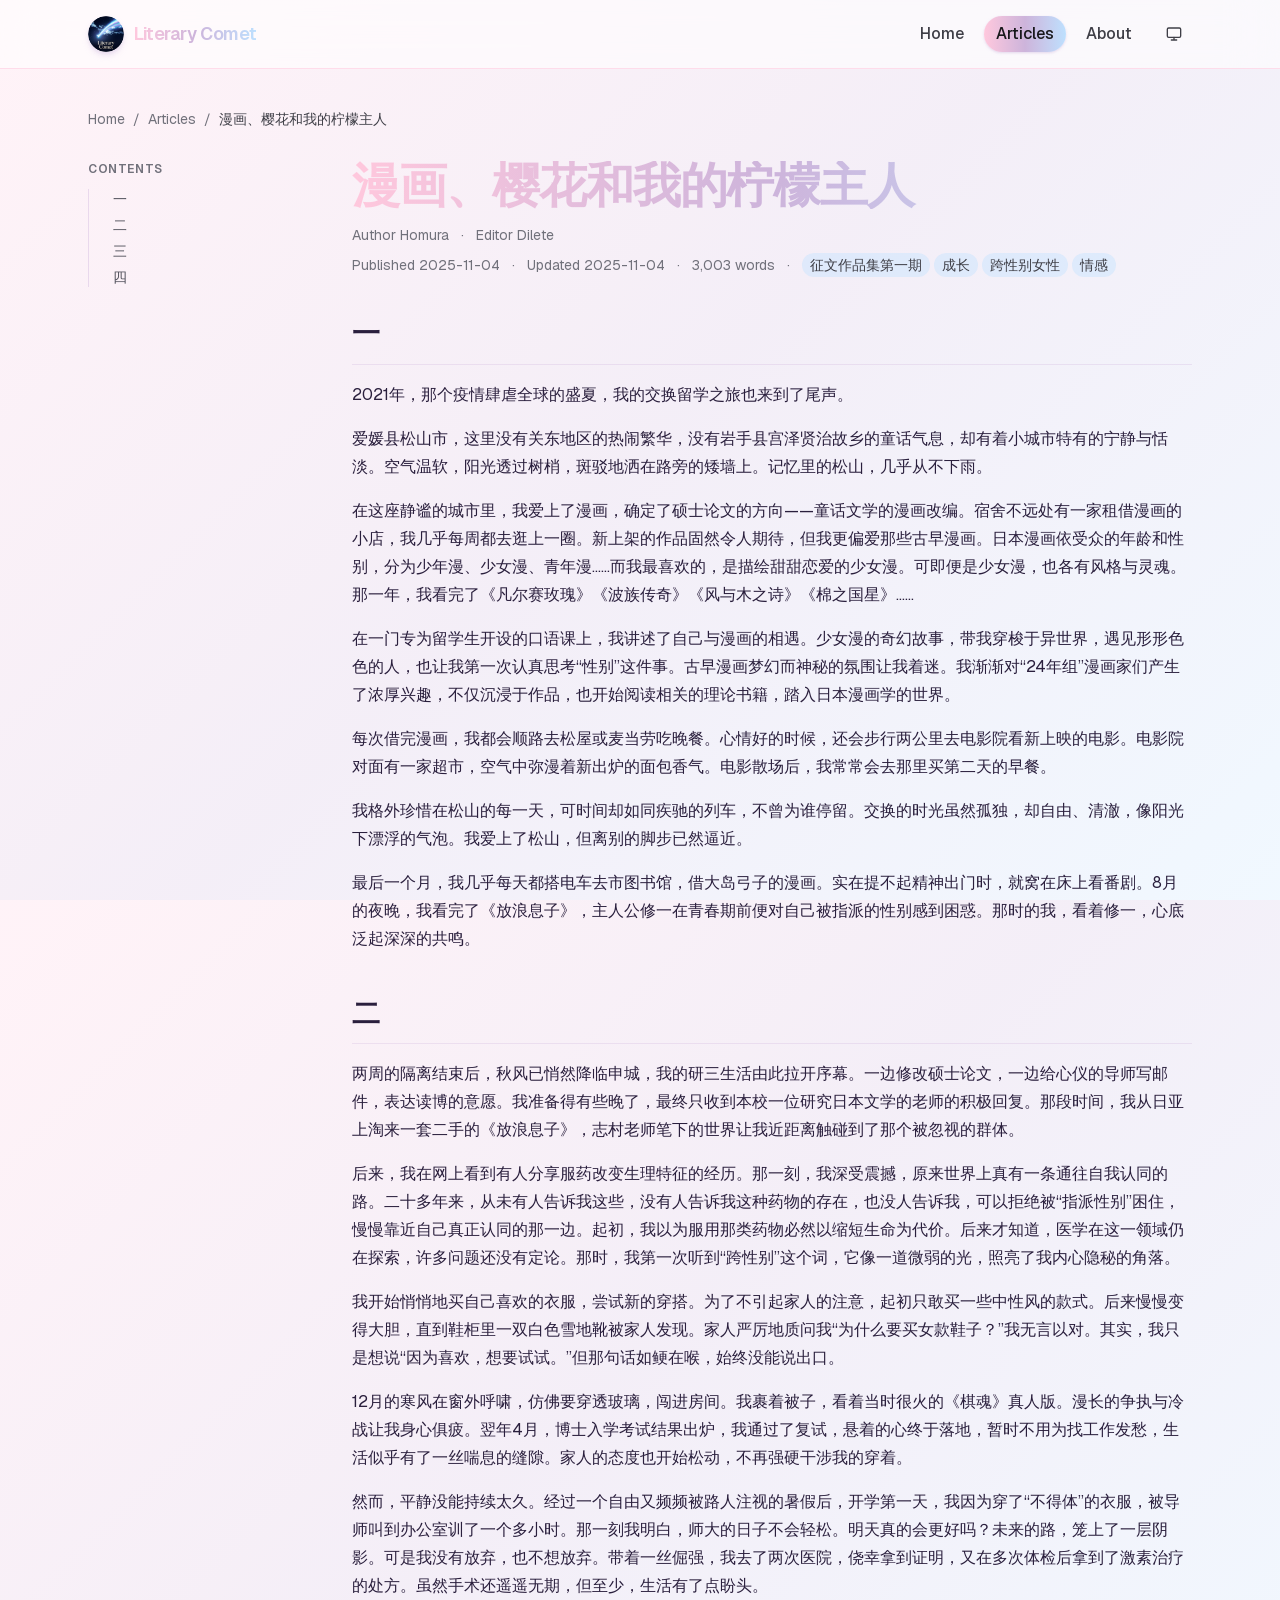
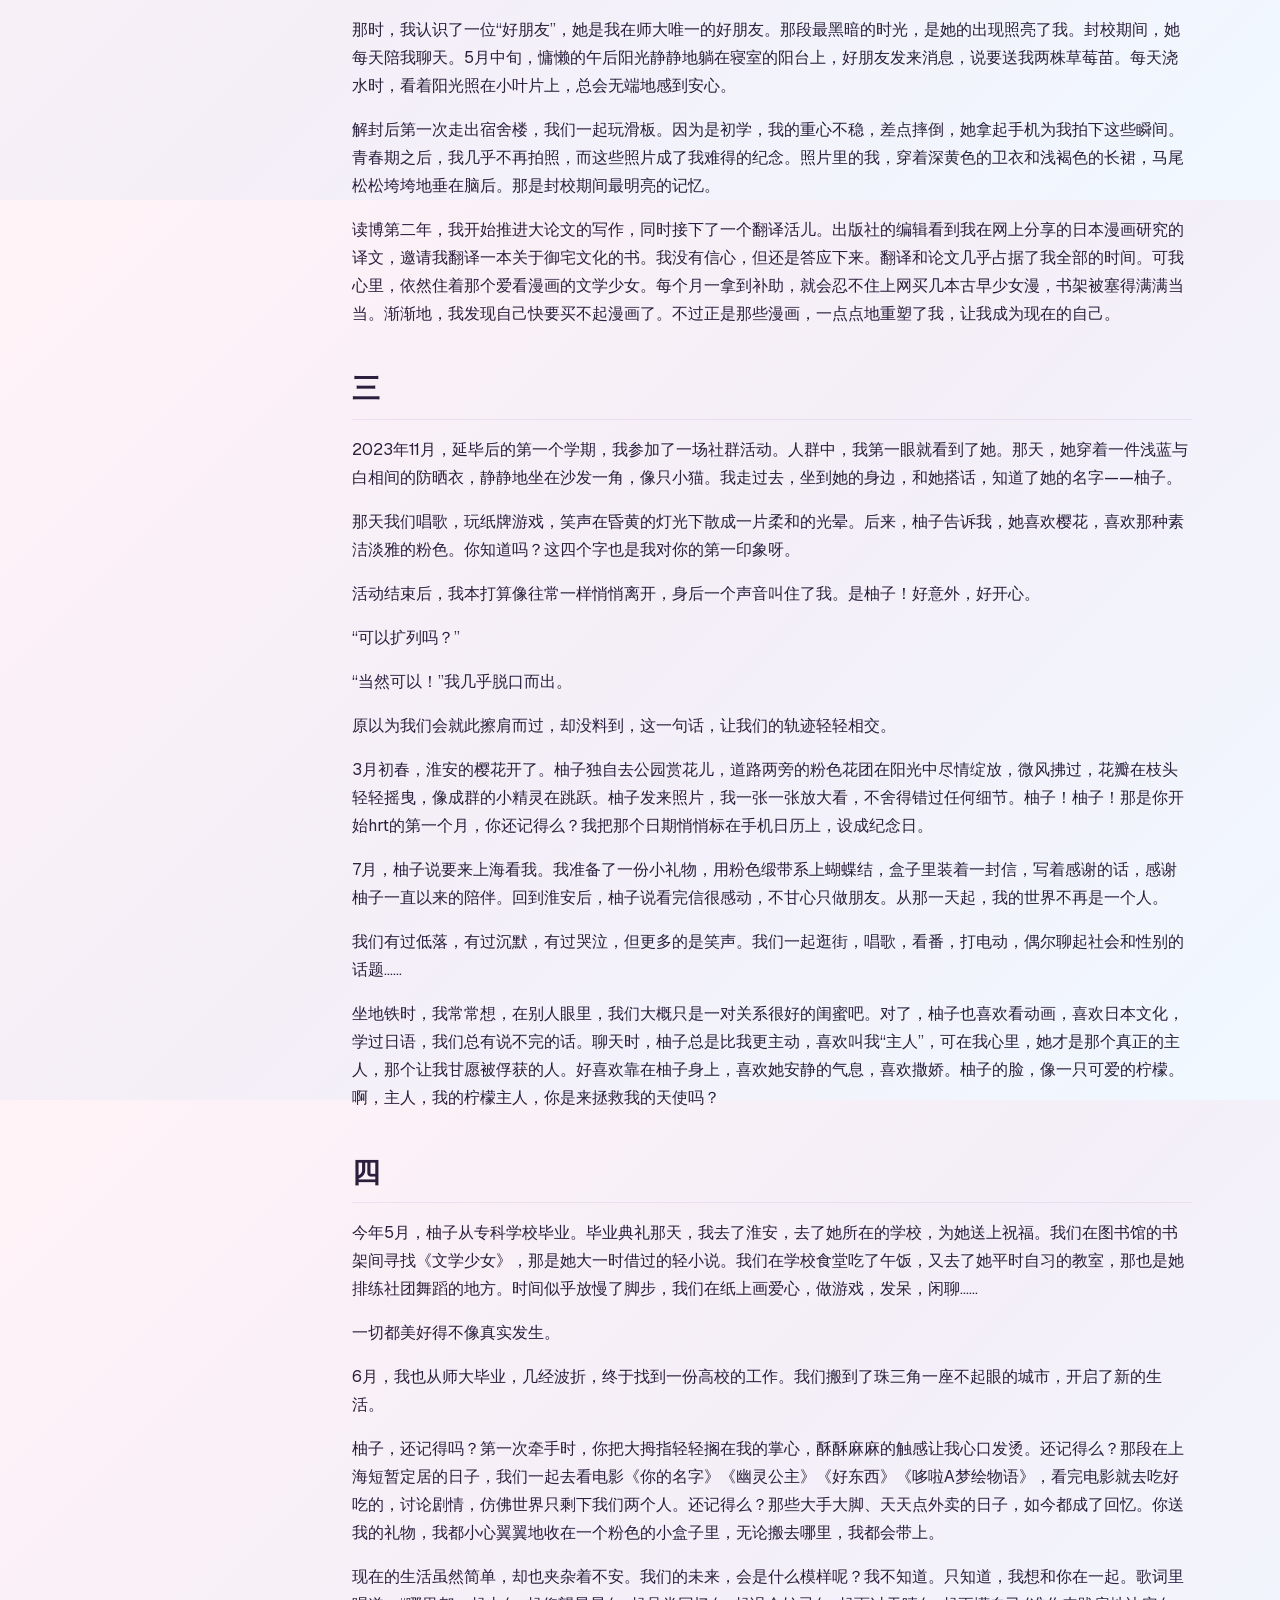
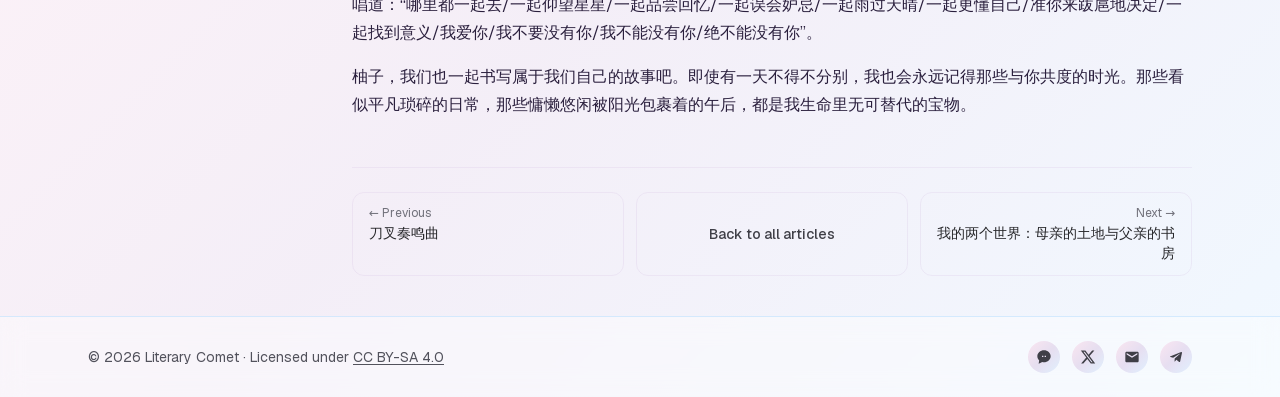
<file: articles/page2.html>
<!DOCTYPE html><html lang="en" class="geist_a71539c9-module__T19VSG__variable geist_mono_8d43a2aa-module__8Li5zG__variable ballet_9114a01e-module__DjartW__variable h-full antialiased"><head><meta charSet="utf-8"/><meta name="viewport" content="width=device-width, initial-scale=1"/><link rel="preload" href="/_next/static/media/797e433ab948586e-s.p.09zddjkbdep5a.woff2" as="font" crossorigin="" type="font/woff2"/><link rel="preload" href="/_next/static/media/caa3a2e1cccd8315-s.p.09~u27dqhyhd6.woff2" as="font" crossorigin="" type="font/woff2"/><link rel="preload" href="/_next/static/media/e6de1251430617f5-s.p.0yybhx5o7sl2u.woff2" as="font" crossorigin="" type="font/woff2"/><link rel="preload" as="image" href="/_next/static/media/logo_1.01trw8yap10c6.png"/><link rel="stylesheet" href="/_next/static/chunks/0si949tz0kvlj.css" data-precedence="next"/><link rel="preload" as="script" fetchPriority="low" href="/_next/static/chunks/0xzyipb4cwgaz.js"/><script src="/_next/static/chunks/0pqt~8bl3ukh4.js" async=""></script><script src="/_next/static/chunks/10z666t7-w_5v.js" async=""></script><script src="/_next/static/chunks/02j8d7.9f.ryz.js" async=""></script><script src="/_next/static/chunks/turbopack-0-f3n~a_x..37.js" async=""></script><script src="/_next/static/chunks/0xv285xmxdcry.js" async=""></script><script src="/_next/static/chunks/0d3shmwh5_nmn.js" async=""></script><script src="/_next/static/chunks/0o..czvk0kpv4.js" async=""></script><meta name="next-size-adjust" content=""/><title>漫画、樱花和我的柠檬主人 · Literary Comet</title><meta name="description" content="文章展现了主角在探索性别认同、接受他人的帮助以及与挚友之间深厚情感的复杂历程，深刻记录了个人成长的挣扎与最终的和解，充满温柔的力量。"/><link rel="icon" href="/icon.png?icon.0i-~msed-orq-.png" sizes="256x256" type="image/png"/><link rel="apple-touch-icon" href="/apple-icon.png?apple-icon.0i-~msed-orq-.png" sizes="256x256" type="image/png"/><script src="/_next/static/chunks/03~yq9q893hmn.js" noModule=""></script></head><body class="min-h-full flex flex-col"><div hidden=""><!--$--><!--/$--></div><script>((a,b,c,d,e,f,g,h)=>{let i=document.documentElement,j=["light","dark"];function k(b){var c;(Array.isArray(a)?a:[a]).forEach(a=>{let c="class"===a,d=c&&f?e.map(a=>f[a]||a):e;c?(i.classList.remove(...d),i.classList.add(f&&f[b]?f[b]:b)):i.setAttribute(a,b)}),c=b,h&&j.includes(c)&&(i.style.colorScheme=c)}if(d)k(d);else try{let a=localStorage.getItem(b)||c,d=g&&"system"===a?window.matchMedia("(prefers-color-scheme: dark)").matches?"dark":"light":a;k(d)}catch(a){}})("class","theme","system",null,["light","dark"],null,true,true)</script><header class="sticky top-0 z-50 backdrop-blur-xl bg-white/60 dark:bg-black/40 border-b border-brand-pink/60 dark:border-brand-purple/40"><div class="mx-auto max-w-6xl flex items-center justify-between px-6 py-4"><a aria-label="Literary Comet — home" class="flex items-center gap-2.5 group" href="/"><img alt="" width="36" height="36" decoding="async" data-nimg="1" class="h-9 w-9 rounded-full shadow-md shadow-brand-purple/40 transition-transform group-hover:scale-105" style="color:transparent" src="/_next/static/media/logo_1.01trw8yap10c6.png"/><span class="text-base sm:text-lg font-semibold tracking-tight bg-gradient-to-r from-brand-pink via-brand-purple to-brand-blue bg-clip-text text-transparent">Literary Comet</span></a><div class="flex items-center gap-2 sm:gap-3"><nav class="flex items-center gap-1 sm:gap-2 text-sm sm:text-base font-medium"><a class="px-3 py-1.5 rounded-full text-zinc-700 dark:text-zinc-200 hover:bg-gradient-to-r hover:from-brand-pink/50 hover:via-brand-purple/40 hover:to-brand-blue/50 transition-colors" href="/">Home</a><a aria-current="page" class="px-3 py-1.5 rounded-full text-zinc-900 dark:text-zinc-900 bg-gradient-to-r from-brand-pink via-brand-purple to-brand-blue shadow-sm shadow-brand-purple/40" href="/articles">Articles</a><a class="px-3 py-1.5 rounded-full text-zinc-700 dark:text-zinc-200 hover:bg-gradient-to-r hover:from-brand-pink/50 hover:via-brand-purple/40 hover:to-brand-blue/50 transition-colors" href="/about">About</a></nav><div class="h-9 w-9" aria-hidden="true"></div></div></div></header><main class="flex-1 flex flex-col"><section class="flex-1 mx-auto w-full max-w-6xl px-6 py-10"><nav aria-label="Breadcrumb" class="mb-8 text-sm text-zinc-500 dark:text-zinc-400"><ol class="flex flex-wrap items-center gap-2"><li><a class="hover:text-brand-purple dark:hover:text-brand-pink transition-colors" href="/">Home</a></li><li aria-hidden="true">/</li><li><a class="hover:text-brand-purple dark:hover:text-brand-pink transition-colors" href="/articles">Articles</a></li><li aria-hidden="true">/</li><li aria-current="page" class="text-zinc-700 dark:text-zinc-200 truncate max-w-xs">漫画、樱花和我的柠檬主人</li></ol></nav><div class="grid gap-10 lg:grid-cols-[14rem_1fr]"><aside class="hidden lg:block"><nav aria-label="Article contents" class="sticky top-24 max-h-[calc(100vh-7rem)] overflow-auto"><p class="mb-3 text-xs uppercase tracking-wider font-semibold text-zinc-500 dark:text-zinc-400">Contents</p><ol class="space-y-1.5 text-sm border-l border-brand-purple/40 pl-3"><li style="margin-left:12px"><a href="#一" class="block text-zinc-600 dark:text-zinc-400 hover:text-brand-purple dark:hover:text-brand-pink transition-colors">一</a></li><li style="margin-left:12px"><a href="#二" class="block text-zinc-600 dark:text-zinc-400 hover:text-brand-purple dark:hover:text-brand-pink transition-colors">二</a></li><li style="margin-left:12px"><a href="#三" class="block text-zinc-600 dark:text-zinc-400 hover:text-brand-purple dark:hover:text-brand-pink transition-colors">三</a></li><li style="margin-left:12px"><a href="#四" class="block text-zinc-600 dark:text-zinc-400 hover:text-brand-purple dark:hover:text-brand-pink transition-colors">四</a></li></ol></nav></aside><article><header class="mb-8"><h1 class="text-3xl sm:text-5xl font-black tracking-tight bg-gradient-to-r from-brand-pink via-brand-purple to-brand-blue bg-clip-text text-transparent">漫画、樱花和我的柠檬主人</h1><div class="mt-4 flex flex-wrap items-center gap-x-3 gap-y-1 text-xs sm:text-sm text-zinc-500 dark:text-zinc-400"><span class="flex items-center gap-x-3"><span>Author <!-- -->Homura</span></span><span class="flex items-center gap-x-3"><span aria-hidden="true">·</span><span>Editor <!-- -->Dilete</span></span></div><div class="mt-2 flex flex-wrap items-center gap-x-3 gap-y-1 text-xs sm:text-sm text-zinc-500 dark:text-zinc-400"><span class="flex items-center gap-x-3"><span>Published<!-- --> <time dateTime="2025-11-04">2025-11-04</time></span></span><span class="flex items-center gap-x-3"><span aria-hidden="true">·</span><span><span title="Last updated: 2025-11-04 00:00:00">Updated<!-- --> <time dateTime="2025-11-04T00:00:00">2025-11-04</time></span></span></span><span class="flex items-center gap-x-3"><span aria-hidden="true">·</span><span>3,003<!-- --> words</span></span><span class="flex items-center gap-x-3"><span aria-hidden="true">·</span><span class="flex flex-wrap gap-1"><span class="rounded-full bg-brand-blue/40 px-2 py-0.5 text-zinc-700 dark:text-zinc-200">征文作品集第一期</span><span class="rounded-full bg-brand-blue/40 px-2 py-0.5 text-zinc-700 dark:text-zinc-200">成长</span><span class="rounded-full bg-brand-blue/40 px-2 py-0.5 text-zinc-700 dark:text-zinc-200">跨性别女性</span><span class="rounded-full bg-brand-blue/40 px-2 py-0.5 text-zinc-700 dark:text-zinc-200">情感</span></span></span></div></header><div class="markdown-body"><h2 id="一"><a href="#一">一</a></h2>
<p>2021年，那个疫情肆虐全球的盛夏，我的交换留学之旅也来到了尾声。</p>
<p>爱媛县松山市，这里没有关东地区的热闹繁华，没有岩手县宫泽贤治故乡的童话气息，却有着小城市特有的宁静与恬淡。空气温软，阳光透过树梢，斑驳地洒在路旁的矮墙上。记忆里的松山，几乎从不下雨。</p>
<p>在这座静谧的城市里，我爱上了漫画，确定了硕士论文的方向——童话文学的漫画改编。宿舍不远处有一家租借漫画的小店，我几乎每周都去逛上一圈。新上架的作品固然令人期待，但我更偏爱那些古早漫画。日本漫画依受众的年龄和性别，分为少年漫、少女漫、青年漫……而我最喜欢的，是描绘甜甜恋爱的少女漫。可即便是少女漫，也各有风格与灵魂。那一年，我看完了《凡尔赛玫瑰》《波族传奇》《风与木之诗》《棉之国星》……</p>
<p>在一门专为留学生开设的口语课上，我讲述了自己与漫画的相遇。少女漫的奇幻故事，带我穿梭于异世界，遇见形形色色的人，也让我第一次认真思考“性别”这件事。古早漫画梦幻而神秘的氛围让我着迷。我渐渐对“24年组”漫画家们产生了浓厚兴趣，不仅沉浸于作品，也开始阅读相关的理论书籍，踏入日本漫画学的世界。</p>
<p>每次借完漫画，我都会顺路去松屋或麦当劳吃晚餐。心情好的时候，还会步行两公里去电影院看新上映的电影。电影院对面有一家超市，空气中弥漫着新出炉的面包香气。电影散场后，我常常会去那里买第二天的早餐。</p>
<p>我格外珍惜在松山的每一天，可时间却如同疾驰的列车，不曾为谁停留。交换的时光虽然孤独，却自由、清澈，像阳光下漂浮的气泡。我爱上了松山，但离别的脚步已然逼近。</p>
<p>最后一个月，我几乎每天都搭电车去市图书馆，借大岛弓子的漫画。实在提不起精神出门时，就窝在床上看番剧。8月的夜晚，我看完了《放浪息子》，主人公修一在青春期前便对自己被指派的性别感到困惑。那时的我，看着修一，心底泛起深深的共鸣。</p>
<h2 id="二"><a href="#二">二</a></h2>
<p>两周的隔离结束后，秋风已悄然降临申城，我的研三生活由此拉开序幕。一边修改硕士论文，一边给心仪的导师写邮件，表达读博的意愿。我准备得有些晚了，最终只收到本校一位研究日本文学的老师的积极回复。那段时间，我从日亚上淘来一套二手的《放浪息子》，志村老师笔下的世界让我近距离触碰到了那个被忽视的群体。</p>
<p>后来，我在网上看到有人分享服药改变生理特征的经历。那一刻，我深受震撼，原来世界上真有一条通往自我认同的路。二十多年来，从未有人告诉我这些，没有人告诉我这种药物的存在，也没人告诉我，可以拒绝被“指派性别”困住，慢慢靠近自己真正认同的那一边。起初，我以为服用那类药物必然以缩短生命为代价。后来才知道，医学在这一领域仍在探索，许多问题还没有定论。那时，我第一次听到“跨性别”这个词，它像一道微弱的光，照亮了我内心隐秘的角落。</p>
<p>我开始悄悄地买自己喜欢的衣服，尝试新的穿搭。为了不引起家人的注意，起初只敢买一些中性风的款式。后来慢慢变得大胆，直到鞋柜里一双白色雪地靴被家人发现。家人严厉地质问我“为什么要买女款鞋子？”我无言以对。其实，我只是想说“因为喜欢，想要试试。”但那句话如鲠在喉，始终没能说出口。</p>
<p>12月的寒风在窗外呼啸，仿佛要穿透玻璃，闯进房间。我裹着被子，看着当时很火的《棋魂》真人版。漫长的争执与冷战让我身心俱疲。翌年4月，博士入学考试结果出炉，我通过了复试，悬着的心终于落地，暂时不用为找工作发愁，生活似乎有了一丝喘息的缝隙。家人的态度也开始松动，不再强硬干涉我的穿着。</p>
<p>然而，平静没能持续太久。经过一个自由又频频被路人注视的暑假后，开学第一天，我因为穿了“不得体”的衣服，被导师叫到办公室训了一个多小时。那一刻我明白，师大的日子不会轻松。明天真的会更好吗？未来的路，笼上了一层阴影。可是我没有放弃，也不想放弃。带着一丝倔强，我去了两次医院，侥幸拿到证明，又在多次体检后拿到了激素治疗的处方。虽然手术还遥遥无期，但至少，生活有了点盼头。</p>
<p>那时，我认识了一位“好朋友”，她是我在师大唯一的好朋友。那段最黑暗的时光，是她的出现照亮了我。封校期间，她每天陪我聊天。5月中旬，慵懒的午后阳光静静地躺在寝室的阳台上，好朋友发来消息，说要送我两株草莓苗。每天浇水时，看着阳光照在小叶片上，总会无端地感到安心。</p>
<p>解封后第一次走出宿舍楼，我们一起玩滑板。因为是初学，我的重心不稳，差点摔倒，她拿起手机为我拍下这些瞬间。青春期之后，我几乎不再拍照，而这些照片成了我难得的纪念。照片里的我，穿着深黄色的卫衣和浅褐色的长裙，马尾松松垮垮地垂在脑后。那是封校期间最明亮的记忆。</p>
<p>读博第二年，我开始推进大论文的写作，同时接下了一个翻译活儿。出版社的编辑看到我在网上分享的日本漫画研究的译文，邀请我翻译一本关于御宅文化的书。我没有信心，但还是答应下来。翻译和论文几乎占据了我全部的时间。可我心里，依然住着那个爱看漫画的文学少女。每个月一拿到补助，就会忍不住上网买几本古早少女漫，书架被塞得满满当当。渐渐地，我发现自己快要买不起漫画了。不过正是那些漫画，一点点地重塑了我，让我成为现在的自己。</p>
<h2 id="三"><a href="#三">三</a></h2>
<p>2023年11月，延毕后的第一个学期，我参加了一场社群活动。人群中，我第一眼就看到了她。那天，她穿着一件浅蓝与白相间的防晒衣，静静地坐在沙发一角，像只小猫。我走过去，坐到她的身边，和她搭话，知道了她的名字——柚子。</p>
<p>那天我们唱歌，玩纸牌游戏，笑声在昏黄的灯光下散成一片柔和的光晕。后来，柚子告诉我，她喜欢樱花，喜欢那种素洁淡雅的粉色。你知道吗？这四个字也是我对你的第一印象呀。</p>
<p>活动结束后，我本打算像往常一样悄悄离开，身后一个声音叫住了我。是柚子！好意外，好开心。</p>
<p>“可以扩列吗？”</p>
<p>“当然可以！”我几乎脱口而出。</p>
<p>原以为我们会就此擦肩而过，却没料到，这一句话，让我们的轨迹轻轻相交。</p>
<p>3月初春，淮安的樱花开了。柚子独自去公园赏花儿，道路两旁的粉色花团在阳光中尽情绽放，微风拂过，花瓣在枝头轻轻摇曳，像成群的小精灵在跳跃。柚子发来照片，我一张一张放大看，不舍得错过任何细节。柚子！柚子！那是你开始hrt的第一个月，你还记得么？我把那个日期悄悄标在手机日历上，设成纪念日。</p>
<p>7月，柚子说要来上海看我。我准备了一份小礼物，用粉色缎带系上蝴蝶结，盒子里装着一封信，写着感谢的话，感谢柚子一直以来的陪伴。回到淮安后，柚子说看完信很感动，不甘心只做朋友。从那一天起，我的世界不再是一个人。</p>
<p>我们有过低落，有过沉默，有过哭泣，但更多的是笑声。我们一起逛街，唱歌，看番，打电动，偶尔聊起社会和性别的话题……</p>
<p>坐地铁时，我常常想，在别人眼里，我们大概只是一对关系很好的闺蜜吧。对了，柚子也喜欢看动画，喜欢日本文化，学过日语，我们总有说不完的话。聊天时，柚子总是比我更主动，喜欢叫我“主人”，可在我心里，她才是那个真正的主人，那个让我甘愿被俘获的人。好喜欢靠在柚子身上，喜欢她安静的气息，喜欢撒娇。柚子的脸，像一只可爱的柠檬。啊，主人，我的柠檬主人，你是来拯救我的天使吗？</p>
<h2 id="四"><a href="#四">四</a></h2>
<p>今年5月，柚子从专科学校毕业。毕业典礼那天，我去了淮安，去了她所在的学校，为她送上祝福。我们在图书馆的书架间寻找《文学少女》，那是她大一时借过的轻小说。我们在学校食堂吃了午饭，又去了她平时自习的教室，那也是她排练社团舞蹈的地方。时间似乎放慢了脚步，我们在纸上画爱心，做游戏，发呆，闲聊……</p>
<p>一切都美好得不像真实发生。</p>
<p>6月，我也从师大毕业，几经波折，终于找到一份高校的工作。我们搬到了珠三角一座不起眼的城市，开启了新的生活。</p>
<p>柚子，还记得吗？第一次牵手时，你把大拇指轻轻搁在我的掌心，酥酥麻麻的触感让我心口发烫。还记得么？那段在上海短暂定居的日子，我们一起去看电影《你的名字》《幽灵公主》《好东西》《哆啦A梦绘物语》，看完电影就去吃好吃的，讨论剧情，仿佛世界只剩下我们两个人。还记得么？那些大手大脚、天天点外卖的日子，如今都成了回忆。你送我的礼物，我都小心翼翼地收在一个粉色的小盒子里，无论搬去哪里，我都会带上。</p>
<p>现在的生活虽然简单，却也夹杂着不安。我们的未来，会是什么模样呢？我不知道。只知道，我想和你在一起。歌词里唱道：“哪里都一起去/一起仰望星星/一起品尝回忆/一起误会妒忌/一起雨过天晴/一起更懂自己/准你来跋扈地决定/一起找到意义/我爱你/我不要没有你/我不能没有你/绝不能没有你”。</p>
<p>柚子，我们也一起书写属于我们自己的故事吧。即使有一天不得不分别，我也会永远记得那些与你共度的时光。那些看似平凡琐碎的日常，那些慵懒悠闲被阳光包裹着的午后，都是我生命里无可替代的宝物。</p></div><nav aria-label="Article navigation" class="mt-12 border-t border-brand-purple/20 pt-6 grid grid-cols-1 sm:grid-cols-3 gap-3"><a rel="prev" class="group rounded-xl border border-brand-purple/20 px-4 py-3 hover:bg-brand-pink/20 dark:hover:bg-brand-pink/15 transition-colors" href="/articles/page7"><span class="block text-xs text-zinc-500 dark:text-zinc-400 group-hover:text-brand-purple dark:group-hover:text-brand-pink transition-colors">← Previous</span><span class="block mt-0.5 text-sm font-medium text-zinc-800 dark:text-zinc-100 line-clamp-2">刀叉奏鸣曲</span></a><a class="grid place-items-center rounded-xl border border-brand-purple/20 px-4 py-3 text-sm font-medium text-zinc-700 dark:text-zinc-200 hover:bg-gradient-to-r hover:from-brand-pink/30 hover:via-brand-purple/30 hover:to-brand-blue/30 transition-colors" href="/articles">Back to all articles</a><a rel="next" class="group rounded-xl border border-brand-purple/20 px-4 py-3 text-right hover:bg-brand-blue/20 dark:hover:bg-brand-blue/15 transition-colors" href="/articles/page4"><span class="block text-xs text-zinc-500 dark:text-zinc-400 group-hover:text-brand-purple dark:group-hover:text-brand-pink transition-colors">Next →</span><span class="block mt-0.5 text-sm font-medium text-zinc-800 dark:text-zinc-100 line-clamp-2">我的两个世界：母亲的土地与父亲的书房</span></a></nav></article></div></section><!--$--><!--/$--><button type="button" aria-label="Scroll to top" title="Scroll to top" class="fixed bottom-6 right-6 z-40 grid place-items-center h-12 w-12 rounded-full bg-gradient-to-br from-brand-pink via-brand-purple to-brand-blue text-zinc-800 shadow-lg shadow-brand-purple/40 hover:shadow-xl hover:shadow-brand-purple/60 hover:-translate-y-0.5 focus:outline-none focus:ring-2 focus:ring-brand-purple/60 focus:ring-offset-2 transition-all duration-200 opacity-0 pointer-events-none"><svg viewBox="0 0 24 24" fill="none" stroke="currentColor" stroke-width="2.5" stroke-linecap="round" stroke-linejoin="round" class="h-5 w-5" aria-hidden="true"><path d="M18 15l-6-6-6 6"></path></svg></button></main><footer class="mt-auto border-t border-brand-blue/60 dark:border-brand-purple/40 bg-white/40 dark:bg-black/30 backdrop-blur-md"><div class="mx-auto max-w-6xl flex flex-col sm:flex-row items-center justify-between gap-4 px-6 py-6 text-sm"><p class="text-zinc-600 dark:text-zinc-400">© <!-- -->2026<!-- --> Literary Comet · Licensed under<!-- --> <a href="https://creativecommons.org/licenses/by-sa/4.0/" target="_blank" rel="license noopener noreferrer" class="underline underline-offset-2 hover:text-brand-purple dark:hover:text-brand-pink transition-colors">CC BY-SA 4.0</a></p><ul class="flex items-center gap-3"><li><a href="https://qm.qq.com/q/IKoi4kwryo" aria-label="QQ读者群" title="QQ读者群" target="_blank" rel="noopener noreferrer" class="grid place-items-center h-8 w-8 rounded-full text-zinc-700 dark:text-zinc-200 bg-gradient-to-br from-brand-pink/40 via-brand-purple/40 to-brand-blue/40 hover:from-brand-pink hover:via-brand-purple hover:to-brand-blue hover:text-zinc-900 transition-colors"><svg viewBox="0 0 24 24" fill="currentColor" aria-hidden="true" class="h-4 w-4"><path d="M12 2C6.48 2 2 6.04 2 11c0 2.34 1.05 4.46 2.74 6.04L4 22l5.34-2.39c.86.25 1.75.39 2.66.39 5.52 0 10-4.04 10-9S17.52 2 12 2zm-3 8h2v2H9zm4 0h2v2h-2z"></path></svg></a></li><li><a href="https://x.com/CometFor18207" aria-label="X" title="X" target="_blank" rel="noopener noreferrer" class="grid place-items-center h-8 w-8 rounded-full text-zinc-700 dark:text-zinc-200 bg-gradient-to-br from-brand-pink/40 via-brand-purple/40 to-brand-blue/40 hover:from-brand-pink hover:via-brand-purple hover:to-brand-blue hover:text-zinc-900 transition-colors"><svg viewBox="0 0 24 24" fill="currentColor" aria-hidden="true" class="h-4 w-4"><path d="M18.244 2.25h3.308l-7.227 8.26 8.502 11.24H16.17l-5.214-6.817L4.99 21.75H1.68l7.73-8.835L1.254 2.25H8.08l4.713 6.231 5.451-6.231zm-1.161 17.52h1.833L7.084 4.126H5.117L17.083 19.77z"></path></svg></a></li><li><a href="mailto:literarycomet@gmail.com" aria-label="Mail" title="Mail" target="_blank" rel="noopener noreferrer" class="grid place-items-center h-8 w-8 rounded-full text-zinc-700 dark:text-zinc-200 bg-gradient-to-br from-brand-pink/40 via-brand-purple/40 to-brand-blue/40 hover:from-brand-pink hover:via-brand-purple hover:to-brand-blue hover:text-zinc-900 transition-colors"><svg viewBox="0 0 24 24" fill="currentColor" aria-hidden="true" class="h-4 w-4"><path d="M20 4H4c-1.1 0-2 .9-2 2v12c0 1.1.9 2 2 2h16c1.1 0 2-.9 2-2V6c0-1.1-.9-2-2-2zm0 4.236l-8 4.882L4 8.236V6l8 4.882L20 6v2.236z"></path></svg></a></li><li><a href="https://t.me/literarycomet" aria-label="Telegram" title="Telegram" target="_blank" rel="noopener noreferrer" class="grid place-items-center h-8 w-8 rounded-full text-zinc-700 dark:text-zinc-200 bg-gradient-to-br from-brand-pink/40 via-brand-purple/40 to-brand-blue/40 hover:from-brand-pink hover:via-brand-purple hover:to-brand-blue hover:text-zinc-900 transition-colors"><svg viewBox="0 0 24 24" fill="currentColor" aria-hidden="true" class="h-4 w-4"><path d="M9.78 18.65l.28-4.23 7.68-6.92c.34-.31-.07-.46-.52-.19L7.74 13.3 3.64 12c-.88-.25-.89-.86.2-1.3l15.97-6.16c.73-.33 1.43.18 1.15 1.3l-2.72 12.81c-.19.91-.74 1.13-1.5.71L12.6 16.3l-1.99 1.93c-.23.23-.42.42-.83.42z"></path></svg></a></li></ul></div></footer><script src="/_next/static/chunks/0xzyipb4cwgaz.js" id="_R_" async=""></script><script>(self.__next_f=self.__next_f||[]).push([0])</script><script>self.__next_f.push([1,"1:\"$Sreact.fragment\"\n2:I[59919,[\"/_next/static/chunks/0xv285xmxdcry.js\",\"/_next/static/chunks/0d3shmwh5_nmn.js\"],\"default\"]\n3:I[2971,[\"/_next/static/chunks/0xv285xmxdcry.js\",\"/_next/static/chunks/0d3shmwh5_nmn.js\"],\"default\"]\n4:I[39756,[\"/_next/static/chunks/0xv285xmxdcry.js\",\"/_next/static/chunks/0d3shmwh5_nmn.js\"],\"default\"]\n5:I[37457,[\"/_next/static/chunks/0xv285xmxdcry.js\",\"/_next/static/chunks/0d3shmwh5_nmn.js\"],\"default\"]\ne:I[68027,[\"/_next/static/chunks/0xv285xmxdcry.js\",\"/_next/static/chunks/0d3shmwh5_nmn.js\"],\"default\",1]\n:HL[\"/_next/static/chunks/0si949tz0kvlj.css\",\"style\"]\n:HL[\"/_next/static/media/797e433ab948586e-s.p.09zddjkbdep5a.woff2\",\"font\",{\"crossOrigin\":\"\",\"type\":\"font/woff2\"}]\n:HL[\"/_next/static/media/caa3a2e1cccd8315-s.p.09~u27dqhyhd6.woff2\",\"font\",{\"crossOrigin\":\"\",\"type\":\"font/woff2\"}]\n:HL[\"/_next/static/media/e6de1251430617f5-s.p.0yybhx5o7sl2u.woff2\",\"font\",{\"crossOrigin\":\"\",\"type\":\"font/woff2\"}]\n"])</script><script>self.__next_f.push([1,"0:{\"P\":null,\"c\":[\"\",\"articles\",\"page2\"],\"q\":\"\",\"i\":false,\"f\":[[[\"\",{\"children\":[\"articles\",{\"children\":[[\"slug\",\"page2\",\"d\",null],{\"children\":[\"__PAGE__\",{}]}]}]},\"$undefined\",\"$undefined\",16],[[\"$\",\"$1\",\"c\",{\"children\":[[[\"$\",\"link\",\"0\",{\"rel\":\"stylesheet\",\"href\":\"/_next/static/chunks/0si949tz0kvlj.css\",\"precedence\":\"next\",\"crossOrigin\":\"$undefined\",\"nonce\":\"$undefined\"}],[\"$\",\"script\",\"script-0\",{\"src\":\"/_next/static/chunks/0xv285xmxdcry.js\",\"async\":true,\"nonce\":\"$undefined\"}],[\"$\",\"script\",\"script-1\",{\"src\":\"/_next/static/chunks/0d3shmwh5_nmn.js\",\"async\":true,\"nonce\":\"$undefined\"}]],[\"$\",\"html\",null,{\"lang\":\"en\",\"className\":\"geist_a71539c9-module__T19VSG__variable geist_mono_8d43a2aa-module__8Li5zG__variable ballet_9114a01e-module__DjartW__variable h-full antialiased\",\"suppressHydrationWarning\":true,\"children\":[\"$\",\"body\",null,{\"className\":\"min-h-full flex flex-col\",\"suppressHydrationWarning\":true,\"children\":[\"$\",\"$L2\",null,{\"children\":[[\"$\",\"$L3\",null,{}],[\"$\",\"main\",null,{\"className\":\"flex-1 flex flex-col\",\"children\":[\"$\",\"$L4\",null,{\"parallelRouterKey\":\"children\",\"error\":\"$undefined\",\"errorStyles\":\"$undefined\",\"errorScripts\":\"$undefined\",\"template\":[\"$\",\"$L5\",null,{}],\"templateStyles\":\"$undefined\",\"templateScripts\":\"$undefined\",\"notFound\":[[[\"$\",\"title\",null,{\"children\":\"404: This page could not be found.\"}],[\"$\",\"div\",null,{\"style\":{\"fontFamily\":\"system-ui,\\\"Segoe UI\\\",Roboto,Helvetica,Arial,sans-serif,\\\"Apple Color Emoji\\\",\\\"Segoe UI Emoji\\\"\",\"height\":\"100vh\",\"textAlign\":\"center\",\"display\":\"flex\",\"flexDirection\":\"column\",\"alignItems\":\"center\",\"justifyContent\":\"center\"},\"children\":[\"$\",\"div\",null,{\"children\":[[\"$\",\"style\",null,{\"dangerouslySetInnerHTML\":{\"__html\":\"body{color:#000;background:#fff;margin:0}.next-error-h1{border-right:1px solid rgba(0,0,0,.3)}@media (prefers-color-scheme:dark){body{color:#fff;background:#000}.next-error-h1{border-right:1px solid rgba(255,255,255,.3)}}\"}}],[\"$\",\"h1\",null,{\"className\":\"next-error-h1\",\"style\":{\"display\":\"inline-block\",\"margin\":\"0 20px 0 0\",\"padding\":\"0 23px 0 0\",\"fontSize\":24,\"fontWeight\":500,\"verticalAlign\":\"top\",\"lineHeight\":\"49px\"},\"children\":404}],[\"$\",\"div\",null,{\"style\":{\"display\":\"inline-block\"},\"children\":[\"$\",\"h2\",null,{\"style\":{\"fontSize\":14,\"fontWeight\":400,\"lineHeight\":\"49px\",\"margin\":0},\"children\":\"This page could not be found.\"}]}]]}]}]],[]],\"forbidden\":\"$undefined\",\"unauthorized\":\"$undefined\"}]}],[\"$\",\"footer\",null,{\"className\":\"mt-auto border-t border-brand-blue/60 dark:border-brand-purple/40 bg-white/40 dark:bg-black/30 backdrop-blur-md\",\"children\":[\"$\",\"div\",null,{\"className\":\"mx-auto max-w-6xl flex flex-col sm:flex-row items-center justify-between gap-4 px-6 py-6 text-sm\",\"children\":[[\"$\",\"p\",null,{\"className\":\"text-zinc-600 dark:text-zinc-400\",\"children\":[\"© \",\"2026\",\" Literary Comet · Licensed under\",\" \",[\"$\",\"a\",null,{\"href\":\"https://creativecommons.org/licenses/by-sa/4.0/\",\"target\":\"_blank\",\"rel\":\"license noopener noreferrer\",\"className\":\"underline underline-offset-2 hover:text-brand-purple dark:hover:text-brand-pink transition-colors\",\"children\":\"CC BY-SA 4.0\"}]]}],[\"$\",\"ul\",null,{\"className\":\"flex items-center gap-3\",\"children\":[[\"$\",\"li\",\"QQ读者群\",{\"children\":[\"$\",\"a\",null,{\"href\":\"https://qm.qq.com/q/IKoi4kwryo\",\"aria-label\":\"QQ读者群\",\"title\":\"QQ读者群\",\"target\":\"_blank\",\"rel\":\"noopener noreferrer\",\"className\":\"grid place-items-center h-8 w-8 rounded-full text-zinc-700 dark:text-zinc-200 bg-gradient-to-br from-brand-pink/40 via-brand-purple/40 to-brand-blue/40 hover:from-brand-pink hover:via-brand-purple hover:to-brand-blue hover:text-zinc-900 transition-colors\",\"children\":[\"$\",\"svg\",null,{\"viewBox\":\"0 0 24 24\",\"fill\":\"currentColor\",\"aria-hidden\":\"true\",\"className\":\"h-4 w-4\",\"children\":[\"$\",\"path\",null,{\"d\":\"M12 2C6.48 2 2 6.04 2 11c0 2.34 1.05 4.46 2.74 6.04L4 22l5.34-2.39c.86.25 1.75.39 2.66.39 5.52 0 10-4.04 10-9S17.52 2 12 2zm-3 8h2v2H9zm4 0h2v2h-2z\"}]}]}]}],[\"$\",\"li\",\"X\",{\"children\":[\"$\",\"a\",null,{\"href\":\"https://x.com/CometFor18207\",\"aria-label\":\"X\",\"title\":\"X\",\"target\":\"_blank\",\"rel\":\"noopener noreferrer\",\"className\":\"grid place-items-center h-8 w-8 rounded-full text-zinc-700 dark:text-zinc-200 bg-gradient-to-br from-brand-pink/40 via-brand-purple/40 to-brand-blue/40 hover:from-brand-pink hover:via-brand-purple hover:to-brand-blue hover:text-zinc-900 transition-colors\",\"children\":\"$L6\"}]}],\"$L7\",\"$L8\"]}]]}]}]]}]}]}]]}],{\"children\":[\"$L9\",{\"children\":[\"$La\",{\"children\":[\"$Lb\",{},null,false,null]},null,false,\"$@c\"]},null,false,null]},null,false,null],\"$Ld\",false]],\"m\":\"$undefined\",\"G\":[\"$e\",[\"$Lf\"]],\"S\":true,\"h\":null,\"s\":\"$undefined\",\"l\":\"$undefined\",\"p\":\"$undefined\",\"d\":\"$undefined\",\"b\":\"2QBPGoEmQyomdr7blVJTn\"}\n"])</script><script>self.__next_f.push([1,"10:I[63687,[\"/_next/static/chunks/0xv285xmxdcry.js\",\"/_next/static/chunks/0d3shmwh5_nmn.js\",\"/_next/static/chunks/0o..czvk0kpv4.js\"],\"default\"]\n12:I[97367,[\"/_next/static/chunks/0xv285xmxdcry.js\",\"/_next/static/chunks/0d3shmwh5_nmn.js\"],\"OutletBoundary\"]\n13:\"$Sreact.suspense\"\n16:I[97367,[\"/_next/static/chunks/0xv285xmxdcry.js\",\"/_next/static/chunks/0d3shmwh5_nmn.js\"],\"ViewportBoundary\"]\n18:I[97367,[\"/_next/static/chunks/0xv285xmxdcry.js\",\"/_next/static/chunks/0d3shmwh5_nmn.js\"],\"MetadataBoundary\"]\n6:[\"$\",\"svg\",null,{\"viewBox\":\"0 0 24 24\",\"fill\":\"currentColor\",\"aria-hidden\":\"true\",\"className\":\"h-4 w-4\",\"children\":[\"$\",\"path\",null,{\"d\":\"M18.244 2.25h3.308l-7.227 8.26 8.502 11.24H16.17l-5.214-6.817L4.99 21.75H1.68l7.73-8.835L1.254 2.25H8.08l4.713 6.231 5.451-6.231zm-1.161 17.52h1.833L7.084 4.126H5.117L17.083 19.77z\"}]}]\n7:[\"$\",\"li\",\"Mail\",{\"children\":[\"$\",\"a\",null,{\"href\":\"mailto:literarycomet@gmail.com\",\"aria-label\":\"Mail\",\"title\":\"Mail\",\"target\":\"_blank\",\"rel\":\"noopener noreferrer\",\"className\":\"grid place-items-center h-8 w-8 rounded-full text-zinc-700 dark:text-zinc-200 bg-gradient-to-br from-brand-pink/40 via-brand-purple/40 to-brand-blue/40 hover:from-brand-pink hover:via-brand-purple hover:to-brand-blue hover:text-zinc-900 transition-colors\",\"children\":[\"$\",\"svg\",null,{\"viewBox\":\"0 0 24 24\",\"fill\":\"currentColor\",\"aria-hidden\":\"true\",\"className\":\"h-4 w-4\",\"children\":[\"$\",\"path\",null,{\"d\":\"M20 4H4c-1.1 0-2 .9-2 2v12c0 1.1.9 2 2 2h16c1.1 0 2-.9 2-2V6c0-1.1-.9-2-2-2zm0 4.236l-8 4.882L4 8.236V6l8 4.882L20 6v2.236z\"}]}]}]}]\n8:[\"$\",\"li\",\"Telegram\",{\"children\":[\"$\",\"a\",null,{\"href\":\"https://t.me/literarycomet\",\"aria-label\":\"Telegram\",\"title\":\"Telegram\",\"target\":\"_blank\",\"rel\":\"noopener noreferrer\",\"className\":\"grid place-items-center h-8 w-8 rounded-full text-zinc-700 dark:text-zinc-200 bg-gradient-to-br from-brand-pink/40 via-brand-purple/40 to-brand-blue/40 hover:from-brand-pink hover:via-brand-purple hover:to-brand-blue hover:text-zinc-900 transition-colors\",\"children\":[\"$\",\"svg\",null,{\"viewBox\":\"0 0 24 24\",\"fill\":\"currentColor\",\"aria-hidden\":\"true\",\"className\":\"h-4 w-4\",\"children\":[\"$\",\"path\",null,{\"d\":\"M9.78 18.65l.28-4.23 7.68-6.92c.34-.31-.07-.46-.52-.19L7.74 13.3 3.64 12c-.88-.25-.89-.86.2-1.3l15.97-6.16c.73-.33 1.43.18 1.15 1.3l-2.72 12.81c-.19.91-.74 1.13-1.5.71L12.6 16.3l-1.99 1.93c-.23.23-.42.42-.83.42z\"}]}]}]}]\n9:[\"$\",\"$1\",\"c\",{\"children\":[[[\"$\",\"script\",\"script-0\",{\"src\":\"/_next/static/chunks/0o..czvk0kpv4.js\",\"async\":true,\"nonce\":\"$undefined\"}]],[[\"$\",\"$L4\",null,{\"parallelRouterKey\":\"children\",\"error\":\"$undefined\",\"errorStyles\":\"$undefined\",\"errorScripts\":\"$undefined\",\"template\":[\"$\",\"$L5\",null,{}],\"templateStyles\":\"$undefined\",\"templateScripts\":\"$undefined\",\"notFound\":\"$undefined\",\"forbidden\":\"$undefined\",\"unauthorized\":\"$undefined\"}],[\"$\",\"$L10\",null,{}]]]}]\na:[\"$\",\"$1\",\"c\",{\"children\":[null,[\"$\",\"$L4\",null,{\"parallelRouterKey\":\"children\",\"error\":\"$undefined\",\"errorStyles\":\"$undefined\",\"errorScripts\":\"$undefined\",\"template\":[\"$\",\"$L5\",null,{}],\"templateStyles\":\"$undefined\",\"templateScripts\":\"$undefined\",\"notFound\":\"$undefined\",\"forbidden\":\"$undefined\",\"unauthorized\":\"$undefined\"}]]}]\nb:[\"$\",\"$1\",\"c\",{\"children\":[\"$L11\",null,[\"$\",\"$L12\",null,{\"children\":[\"$\",\"$13\",null,{\"name\":\"Next.MetadataOutlet\",\"children\":\"$@14\"}]}]]}]\n15:[]\nc:\"$W15\"\nd:[\"$\",\"$1\",\"h\",{\"children\":[null,[\"$\",\"$L16\",null,{\"children\":\"$L17\"}],[\"$\",\"div\",null,{\"hidden\":true,\"children\":[\"$\",\"$L18\",null,{\"children\":[\"$\",\"$13\",null,{\"name\":\"Next.Metadata\",\"children\":\"$L19\"}]}]}],[\"$\",\"meta\",null,{\"name\":\"next-size-adjust\",\"content\":\"\"}]]}]\nf:[\"$\",\"link\",\"0\",{\"rel\":\"stylesheet\",\"href\":\"/_next/static/chunks/0si949tz0kvlj.css\",\"precedence\":\"next\",\"crossOrigin\":\"$undefined\",\"nonce\":\"$undefined\"}]\n"])</script><script>self.__next_f.push([1,"17:[[\"$\",\"meta\",\"0\",{\"charSet\":\"utf-8\"}],[\"$\",\"meta\",\"1\",{\"name\":\"viewport\",\"content\":\"width=device-width, initial-scale=1\"}]]\n"])</script><script>self.__next_f.push([1,"1a:I[27201,[\"/_next/static/chunks/0xv285xmxdcry.js\",\"/_next/static/chunks/0d3shmwh5_nmn.js\"],\"IconMark\"]\n14:null\n19:[[\"$\",\"title\",\"0\",{\"children\":\"漫画、樱花和我的柠檬主人 · Literary Comet\"}],[\"$\",\"meta\",\"1\",{\"name\":\"description\",\"content\":\"文章展现了主角在探索性别认同、接受他人的帮助以及与挚友之间深厚情感的复杂历程，深刻记录了个人成长的挣扎与最终的和解，充满温柔的力量。\"}],[\"$\",\"link\",\"2\",{\"rel\":\"icon\",\"href\":\"/icon.png?icon.0i-~msed-orq-.png\",\"sizes\":\"256x256\",\"type\":\"image/png\"}],[\"$\",\"link\",\"3\",{\"rel\":\"apple-touch-icon\",\"href\":\"/apple-icon.png?apple-icon.0i-~msed-orq-.png\",\"sizes\":\"256x256\",\"type\":\"image/png\"}],[\"$\",\"$L1a\",\"4\",{}]]\n"])</script><script>self.__next_f.push([1,"1b:I[22016,[\"/_next/static/chunks/0xv285xmxdcry.js\",\"/_next/static/chunks/0d3shmwh5_nmn.js\",\"/_next/static/chunks/0o..czvk0kpv4.js\"],\"\"]\n"])</script><script>self.__next_f.push([1,"11:[\"$\",\"section\",null,{\"className\":\"flex-1 mx-auto w-full max-w-6xl px-6 py-10\",\"children\":[[\"$\",\"nav\",null,{\"aria-label\":\"Breadcrumb\",\"className\":\"mb-8 text-sm text-zinc-500 dark:text-zinc-400\",\"children\":[\"$\",\"ol\",null,{\"className\":\"flex flex-wrap items-center gap-2\",\"children\":[[\"$\",\"li\",null,{\"children\":[\"$\",\"$L1b\",null,{\"href\":\"/\",\"className\":\"hover:text-brand-purple dark:hover:text-brand-pink transition-colors\",\"children\":\"Home\"}]}],[\"$\",\"li\",null,{\"aria-hidden\":\"true\",\"children\":\"/\"}],[\"$\",\"li\",null,{\"children\":[\"$\",\"$L1b\",null,{\"href\":\"/articles\",\"className\":\"hover:text-brand-purple dark:hover:text-brand-pink transition-colors\",\"children\":\"Articles\"}]}],[\"$\",\"li\",null,{\"aria-hidden\":\"true\",\"children\":\"/\"}],[\"$\",\"li\",null,{\"aria-current\":\"page\",\"className\":\"text-zinc-700 dark:text-zinc-200 truncate max-w-xs\",\"children\":\"漫画、樱花和我的柠檬主人\"}]]}]}],[\"$\",\"div\",null,{\"className\":\"grid gap-10 lg:grid-cols-[14rem_1fr]\",\"children\":[[\"$\",\"aside\",null,{\"className\":\"hidden lg:block\",\"children\":[\"$\",\"nav\",null,{\"aria-label\":\"Article contents\",\"className\":\"sticky top-24 max-h-[calc(100vh-7rem)] overflow-auto\",\"children\":[[\"$\",\"p\",null,{\"className\":\"mb-3 text-xs uppercase tracking-wider font-semibold text-zinc-500 dark:text-zinc-400\",\"children\":\"Contents\"}],[\"$\",\"ol\",null,{\"className\":\"space-y-1.5 text-sm border-l border-brand-purple/40 pl-3\",\"children\":[[\"$\",\"li\",\"一-0\",{\"style\":{\"marginLeft\":\"12px\"},\"children\":[\"$\",\"a\",null,{\"href\":\"#一\",\"className\":\"block text-zinc-600 dark:text-zinc-400 hover:text-brand-purple dark:hover:text-brand-pink transition-colors\",\"children\":\"一\"}]}],[\"$\",\"li\",\"二-1\",{\"style\":{\"marginLeft\":\"12px\"},\"children\":[\"$\",\"a\",null,{\"href\":\"#二\",\"className\":\"block text-zinc-600 dark:text-zinc-400 hover:text-brand-purple dark:hover:text-brand-pink transition-colors\",\"children\":\"二\"}]}],[\"$\",\"li\",\"三-2\",{\"style\":{\"marginLeft\":\"12px\"},\"children\":[\"$\",\"a\",null,{\"href\":\"#三\",\"className\":\"block text-zinc-600 dark:text-zinc-400 hover:text-brand-purple dark:hover:text-brand-pink transition-colors\",\"children\":\"三\"}]}],[\"$\",\"li\",\"四-3\",{\"style\":{\"marginLeft\":\"12px\"},\"children\":[\"$\",\"a\",null,{\"href\":\"#四\",\"className\":\"block text-zinc-600 dark:text-zinc-400 hover:text-brand-purple dark:hover:text-brand-pink transition-colors\",\"children\":\"四\"}]}]]}]]}]}],[\"$\",\"article\",null,{\"children\":[[\"$\",\"header\",null,{\"className\":\"mb-8\",\"children\":[[\"$\",\"h1\",null,{\"className\":\"text-3xl sm:text-5xl font-black tracking-tight bg-gradient-to-r from-brand-pink via-brand-purple to-brand-blue bg-clip-text text-transparent\",\"children\":\"漫画、樱花和我的柠檬主人\"}],[\"$\",\"div\",null,{\"className\":\"mt-4 flex flex-wrap items-center gap-x-3 gap-y-1 text-xs sm:text-sm text-zinc-500 dark:text-zinc-400\",\"children\":[[\"$\",\"span\",\"author\",{\"className\":\"flex items-center gap-x-3\",\"children\":[false,[\"$\",\"span\",null,{\"children\":[\"Author \",\"Homura\"]}]]}],[\"$\",\"span\",\"editor\",{\"className\":\"flex items-center gap-x-3\",\"children\":[[\"$\",\"span\",null,{\"aria-hidden\":\"true\",\"children\":\"·\"}],[\"$\",\"span\",null,{\"children\":[\"Editor \",\"Dilete\"]}]]}]]}],[\"$\",\"div\",null,{\"className\":\"mt-2 flex flex-wrap items-center gap-x-3 gap-y-1 text-xs sm:text-sm text-zinc-500 dark:text-zinc-400\",\"children\":[[[\"$\",\"span\",\"published\",{\"className\":\"flex items-center gap-x-3\",\"children\":[false,[\"$\",\"span\",null,{\"children\":[\"Published\",\" \",[\"$\",\"time\",null,{\"dateTime\":\"2025-11-04\",\"children\":\"2025-11-04\"}]]}]]}],[\"$\",\"span\",\"updated\",{\"className\":\"flex items-center gap-x-3\",\"children\":[[\"$\",\"span\",null,{\"aria-hidden\":\"true\",\"children\":\"·\"}],[\"$\",\"span\",null,{\"children\":[\"$\",\"span\",null,{\"title\":\"Last updated: 2025-11-04 00:00:00\",\"children\":[\"Updated\",\" \",[\"$\",\"time\",null,{\"dateTime\":\"2025-11-04T00:00:00\",\"children\":\"2025-11-04\"}]]}]}]]}],[\"$\",\"span\",\"words\",{\"className\":\"flex items-center gap-x-3\",\"children\":[[\"$\",\"span\",null,{\"aria-hidden\":\"true\",\"children\":\"·\"}],[\"$\",\"span\",null,{\"children\":[\"3,003\",\" words\"]}]]}]],[\"$\",\"span\",null,{\"className\":\"flex items-center gap-x-3\",\"children\":[[\"$\",\"span\",null,{\"aria-hidden\":\"true\",\"children\":\"·\"}],[\"$\",\"span\",null,{\"className\":\"flex flex-wrap gap-1\",\"children\":[[\"$\",\"span\",\"征文作品集第一期\",{\"className\":\"rounded-full bg-brand-blue/40 px-2 py-0.5 text-zinc-700 dark:text-zinc-200\",\"children\":\"征文作品集第一期\"}],[\"$\",\"span\",\"成长\",{\"className\":\"rounded-full bg-brand-blue/40 px-2 py-0.5 text-zinc-700 dark:text-zinc-200\",\"children\":\"成长\"}],\"$L1c\",\"$L1d\"]}]]}]]}]]}],\"$L1e\",\"$L1f\"]}]]}]]}]\n"])</script><script>self.__next_f.push([1,"1c:[\"$\",\"span\",\"跨性别女性\",{\"className\":\"rounded-full bg-brand-blue/40 px-2 py-0.5 text-zinc-700 dark:text-zinc-200\",\"children\":\"跨性别女性\"}]\n1d:[\"$\",\"span\",\"情感\",{\"className\":\"rounded-full bg-brand-blue/40 px-2 py-0.5 text-zinc-700 dark:text-zinc-200\",\"children\":\"情感\"}]\n1e:[\"$\",\"div\",null,{\"className\":\"markdown-body\",\"children\":\"$L20\"}]\n"])</script><script>self.__next_f.push([1,"1f:[\"$\",\"nav\",null,{\"aria-label\":\"Article navigation\",\"className\":\"mt-12 border-t border-brand-purple/20 pt-6 grid grid-cols-1 sm:grid-cols-3 gap-3\",\"children\":[[\"$\",\"$L1b\",null,{\"href\":\"/articles/page7\",\"rel\":\"prev\",\"className\":\"group rounded-xl border border-brand-purple/20 px-4 py-3 hover:bg-brand-pink/20 dark:hover:bg-brand-pink/15 transition-colors\",\"children\":[[\"$\",\"span\",null,{\"className\":\"block text-xs text-zinc-500 dark:text-zinc-400 group-hover:text-brand-purple dark:group-hover:text-brand-pink transition-colors\",\"children\":\"← Previous\"}],[\"$\",\"span\",null,{\"className\":\"block mt-0.5 text-sm font-medium text-zinc-800 dark:text-zinc-100 line-clamp-2\",\"children\":\"刀叉奏鸣曲\"}]]}],[\"$\",\"$L1b\",null,{\"href\":\"/articles\",\"className\":\"grid place-items-center rounded-xl border border-brand-purple/20 px-4 py-3 text-sm font-medium text-zinc-700 dark:text-zinc-200 hover:bg-gradient-to-r hover:from-brand-pink/30 hover:via-brand-purple/30 hover:to-brand-blue/30 transition-colors\",\"children\":\"Back to all articles\"}],[\"$\",\"$L1b\",null,{\"href\":\"/articles/page4\",\"rel\":\"next\",\"className\":\"group rounded-xl border border-brand-purple/20 px-4 py-3 text-right hover:bg-brand-blue/20 dark:hover:bg-brand-blue/15 transition-colors\",\"children\":[[\"$\",\"span\",null,{\"className\":\"block text-xs text-zinc-500 dark:text-zinc-400 group-hover:text-brand-purple dark:group-hover:text-brand-pink transition-colors\",\"children\":\"Next →\"}],[\"$\",\"span\",null,{\"className\":\"block mt-0.5 text-sm font-medium text-zinc-800 dark:text-zinc-100 line-clamp-2\",\"children\":\"我的两个世界：母亲的土地与父亲的书房\"}]]}]]}]\n"])</script><script>self.__next_f.push([1,"20:[[\"$\",\"h2\",\"h2-0\",{\"id\":\"一\",\"children\":[\"$\",\"a\",\"a-0\",{\"href\":\"#一\",\"children\":\"一\"}]}],\"\\n\",[\"$\",\"p\",\"p-0\",{\"children\":\"2021年，那个疫情肆虐全球的盛夏，我的交换留学之旅也来到了尾声。\"}],\"\\n\",[\"$\",\"p\",\"p-1\",{\"children\":\"爱媛县松山市，这里没有关东地区的热闹繁华，没有岩手县宫泽贤治故乡的童话气息，却有着小城市特有的宁静与恬淡。空气温软，阳光透过树梢，斑驳地洒在路旁的矮墙上。记忆里的松山，几乎从不下雨。\"}],\"\\n\",[\"$\",\"p\",\"p-2\",{\"children\":\"在这座静谧的城市里，我爱上了漫画，确定了硕士论文的方向——童话文学的漫画改编。宿舍不远处有一家租借漫画的小店，我几乎每周都去逛上一圈。新上架的作品固然令人期待，但我更偏爱那些古早漫画。日本漫画依受众的年龄和性别，分为少年漫、少女漫、青年漫……而我最喜欢的，是描绘甜甜恋爱的少女漫。可即便是少女漫，也各有风格与灵魂。那一年，我看完了《凡尔赛玫瑰》《波族传奇》《风与木之诗》《棉之国星》……\"}],\"\\n\",[\"$\",\"p\",\"p-3\",{\"children\":\"在一门专为留学生开设的口语课上，我讲述了自己与漫画的相遇。少女漫的奇幻故事，带我穿梭于异世界，遇见形形色色的人，也让我第一次认真思考“性别”这件事。古早漫画梦幻而神秘的氛围让我着迷。我渐渐对“24年组”漫画家们产生了浓厚兴趣，不仅沉浸于作品，也开始阅读相关的理论书籍，踏入日本漫画学的世界。\"}],\"\\n\",[\"$\",\"p\",\"p-4\",{\"children\":\"每次借完漫画，我都会顺路去松屋或麦当劳吃晚餐。心情好的时候，还会步行两公里去电影院看新上映的电影。电影院对面有一家超市，空气中弥漫着新出炉的面包香气。电影散场后，我常常会去那里买第二天的早餐。\"}],\"\\n\",[\"$\",\"p\",\"p-5\",{\"children\":\"我格外珍惜在松山的每一天，可时间却如同疾驰的列车，不曾为谁停留。交换的时光虽然孤独，却自由、清澈，像阳光下漂浮的气泡。我爱上了松山，但离别的脚步已然逼近。\"}],\"\\n\",[\"$\",\"p\",\"p-6\",{\"children\":\"最后一个月，我几乎每天都搭电车去市图书馆，借大岛弓子的漫画。实在提不起精神出门时，就窝在床上看番剧。8月的夜晚，我看完了《放浪息子》，主人公修一在青春期前便对自己被指派的性别感到困惑。那时的我，看着修一，心底泛起深深的共鸣。\"}],\"\\n\",[\"$\",\"h2\",\"h2-1\",{\"id\":\"二\",\"children\":[\"$\",\"a\",\"a-0\",{\"href\":\"#二\",\"children\":\"二\"}]}],\"\\n\",[\"$\",\"p\",\"p-7\",{\"children\":\"两周的隔离结束后，秋风已悄然降临申城，我的研三生活由此拉开序幕。一边修改硕士论文，一边给心仪的导师写邮件，表达读博的意愿。我准备得有些晚了，最终只收到本校一位研究日本文学的老师的积极回复。那段时间，我从日亚上淘来一套二手的《放浪息子》，志村老师笔下的世界让我近距离触碰到了那个被忽视的群体。\"}],\"\\n\",[\"$\",\"p\",\"p-8\",{\"children\":\"后来，我在网上看到有人分享服药改变生理特征的经历。那一刻，我深受震撼，原来世界上真有一条通往自我认同的路。二十多年来，从未有人告诉我这些，没有人告诉我这种药物的存在，也没人告诉我，可以拒绝被“指派性别”困住，慢慢靠近自己真正认同的那一边。起初，我以为服用那类药物必然以缩短生命为代价。后来才知道，医学在这一领域仍在探索，许多问题还没有定论。那时，我第一次听到“跨性别”这个词，它像一道微弱的光，照亮了我内心隐秘的角落。\"}],\"\\n\",[\"$\",\"p\",\"p-9\",{\"children\":\"我开始悄悄地买自己喜欢的衣服，尝试新的穿搭。为了不引起家人的注意，起初只敢买一些中性风的款式。后来慢慢变得大胆，直到鞋柜里一双白色雪地靴被家人发现。家人严厉地质问我“为什么要买女款鞋子？”我无言以对。其实，我只是想说“因为喜欢，想要试试。”但那句话如鲠在喉，始终没能说出口。\"}],\"\\n\",[\"$\",\"p\",\"p-10\",{\"children\":\"12月的寒风在窗外呼啸，仿佛要穿透玻璃，闯进房间。我裹着被子，看着当时很火的《棋魂》真人版。漫长的争执与冷战让我身心俱疲。翌年4月，博士入学考试结果出炉，我通过了复试，悬着的心终于落地，暂时不用为找工作发愁，生活似乎有了一丝喘息的缝隙。家人的态度也开始松动，不再强硬干涉我的穿着。\"}],\"\\n\",[\"$\",\"p\",\"p-11\",{\"children\":\"然而，平静没能持续太久。经过一个自由又频频被路人注视的暑假后，开学第一天，我因为穿了“不得体”的衣服，被导师叫到办公室训了一个多小时。那一刻我明白，师大的日子不会轻松。明天真的会更好吗？未来的路，笼上了一层阴影。可是我没有放弃，也不想放弃。带着一丝倔强，我去了两次医院，侥幸拿到证明，又在多次体检后拿到了激素治疗的处方。虽然手术还遥遥无期，但至少，生活有了点盼头。\"}],\"\\n\",[\"$\",\"p\",\"p-12\",{\"children\":\"那时，我认识了一位“好朋友”，她是我在师大唯一的好朋友。那段最黑暗的时光，是她的出现照亮了我。封校期间，她每天陪我聊天。5月中旬，慵懒的午后阳光静静地躺在寝室的阳台上，好朋友发来消息，说要送我两株草莓苗。每天浇水时，看着阳光照在小叶片上，总会无端地感到安心。\"}],\"\\n\",[\"$\",\"p\",\"p-13\",{\"children\":\"解封后第一次走出宿舍楼，我们一起玩滑板。因为是初学，我的重心不稳，差点摔倒，她拿起手机为我拍下这些瞬间。青春期之后，我几乎不再拍照，而这些照片成了我难得的纪念。照片里的我，穿着深黄色的卫衣和浅褐色的长裙，马尾松松垮垮地垂在脑后。那是封校期间最明亮的记忆。\"}],\"\\n\",[\"$\",\"p\",\"p-14\",{\"children\":\"读博第二年，我开始推进大论文的写作，同时接下了一个翻译活儿。出版社的编辑看到我在网上分享的日本漫画研究的译文，邀请我翻译一本关于御宅文化的书。我没有信心，但还是答应下来。翻译和论文几乎占据了我全部的时间。可我心里，依然住着那个爱看漫画的文学少女。每个月一拿到补助，就会忍不住上网买几本古早少女漫，书架被塞得满满当当。渐渐地，我发现自己快要买不起漫画了。不过正是那些漫画，一点点地重塑了我，让我成为现在的自己。\"}],\"\\n\",[\"$\",\"h2\",\"h2-2\",{\"id\":\"三\",\"children\":[\"$\",\"a\",\"a-0\",{\"href\":\"#三\",\"children\":\"三\"}]}],\"\\n\",[\"$\",\"p\",\"p-15\",{\"children\":\"2023年11月，延毕后的第一个学期，我参加了一场社群活动。人群中，我第一眼就看到了她。那天，她穿着一件浅蓝与白相间的防晒衣，静静地坐在沙发一角，像只小猫。我走过去，坐到她的身边，和她搭话，知道了她的名字——柚子。\"}],\"\\n\",[\"$\",\"p\",\"p-16\",{\"children\":\"那天我们唱歌，玩纸牌游戏，笑声在昏黄的灯光下散成一片柔和的光晕。后来，柚子告诉我，她喜欢樱花，喜欢那种素洁淡雅的粉色。你知道吗？这四个字也是我对你的第一印象呀。\"}],\"\\n\",[\"$\",\"p\",\"p-17\",{\"children\":\"活动结束后，我本打算像往常一样悄悄离开，身后一个声音叫住了我。是柚子！好意外，好开心。\"}],\"\\n\",[\"$\",\"p\",\"p-18\",{\"children\":\"“可以扩列吗？”\"}],\"\\n\",[\"$\",\"p\",\"p-19\",{\"children\":\"“当然可以！”我几乎脱口而出。\"}],\"\\n\",[\"$\",\"p\",\"p-20\",{\"children\":\"原以为我们会就此擦肩而过，却没料到，这一句话，让我们的轨迹轻轻相交。\"}],\"\\n\",[\"$\",\"p\",\"p-21\",{\"children\":\"3月初春，淮安的樱花开了。柚子独自去公园赏花儿，道路两旁的粉色花团在阳光中尽情绽放，微风拂过，花瓣在枝头轻轻摇曳，像成群的小精灵在跳跃。柚子发来照片，我一张一张放大看，不舍得错过任何细节。柚子！柚子！那是你开始hrt的第一个月，你还记得么？我把那个日期悄悄标在手机日历上，设成纪念日。\"}],\"\\n\",[\"$\",\"p\",\"p-22\",{\"children\":\"7月，柚子说要来上海看我。我准备了一份小礼物，用粉色缎带系上蝴蝶结，盒子里装着一封信，写着感谢的话，感谢柚子一直以来的陪伴。回到淮安后，柚子说看完信很感动，不甘心只做朋友。从那一天起，我的世界不再是一个人。\"}],\"\\n\",[\"$\",\"p\",\"p-23\",{\"children\":\"我们有过低落，有过沉默，有过哭泣，但更多的是笑声。我们一起逛街，唱歌，看番，打电动，偶尔聊起社会和性别的话题……\"}],\"\\n\",\"$L21\",\"\\n\",\"$L22\",\"\\n\",\"$L23\",\"\\n\",\"$L24\",\"\\n\",\"$L25\",\"\\n\",\"$L26\",\"\\n\",\"$L27\",\"\\n\",\"$L28\"]\n"])</script><script>self.__next_f.push([1,"21:[\"$\",\"p\",\"p-24\",{\"children\":\"坐地铁时，我常常想，在别人眼里，我们大概只是一对关系很好的闺蜜吧。对了，柚子也喜欢看动画，喜欢日本文化，学过日语，我们总有说不完的话。聊天时，柚子总是比我更主动，喜欢叫我“主人”，可在我心里，她才是那个真正的主人，那个让我甘愿被俘获的人。好喜欢靠在柚子身上，喜欢她安静的气息，喜欢撒娇。柚子的脸，像一只可爱的柠檬。啊，主人，我的柠檬主人，你是来拯救我的天使吗？\"}]\n22:[\"$\",\"h2\",\"h2-3\",{\"id\":\"四\",\"children\":[\"$\",\"a\",\"a-0\",{\"href\":\"#四\",\"children\":\"四\"}]}]\n23:[\"$\",\"p\",\"p-25\",{\"children\":\"今年5月，柚子从专科学校毕业。毕业典礼那天，我去了淮安，去了她所在的学校，为她送上祝福。我们在图书馆的书架间寻找《文学少女》，那是她大一时借过的轻小说。我们在学校食堂吃了午饭，又去了她平时自习的教室，那也是她排练社团舞蹈的地方。时间似乎放慢了脚步，我们在纸上画爱心，做游戏，发呆，闲聊……\"}]\n24:[\"$\",\"p\",\"p-26\",{\"children\":\"一切都美好得不像真实发生。\"}]\n25:[\"$\",\"p\",\"p-27\",{\"children\":\"6月，我也从师大毕业，几经波折，终于找到一份高校的工作。我们搬到了珠三角一座不起眼的城市，开启了新的生活。\"}]\n26:[\"$\",\"p\",\"p-28\",{\"children\":\"柚子，还记得吗？第一次牵手时，你把大拇指轻轻搁在我的掌心，酥酥麻麻的触感让我心口发烫。还记得么？那段在上海短暂定居的日子，我们一起去看电影《你的名字》《幽灵公主》《好东西》《哆啦A梦绘物语》，看完电影就去吃好吃的，讨论剧情，仿佛世界只剩下我们两个人。还记得么？那些大手大脚、天天点外卖的日子，如今都成了回忆。你送我的礼物，我都小心翼翼地收在一个粉色的小盒子里，无论搬去哪里，我都会带上。\"}]\n27:[\"$\",\"p\",\"p-29\",{\"children\":\"现在的生活虽然简单，却也夹杂着不安。我们的未来，会是什么模样呢？我不知道。只知道，我想和你在一起。歌词里唱道：“哪里都一起去/一起仰望星星/一起品尝回忆/一起误会妒忌/一起雨过天晴/一起更懂自己/准你来跋扈地决定/一起找到意义/我爱你/我不要没有你/我不能没有你/绝不能没有你”。\"}]\n28:[\"$\",\"p\",\"p-30\",{\"children\":\"柚子，我们也一起书写属于我们自己的故事吧。即使有一天不得不分别，我也会永远记得那些与你共度的时光。那些看似平凡琐碎的日常，那些慵懒悠闲被阳光包裹着的午后，都是我生命里无可替代的宝物。\"}]\n"])</script></body></html>
</file>
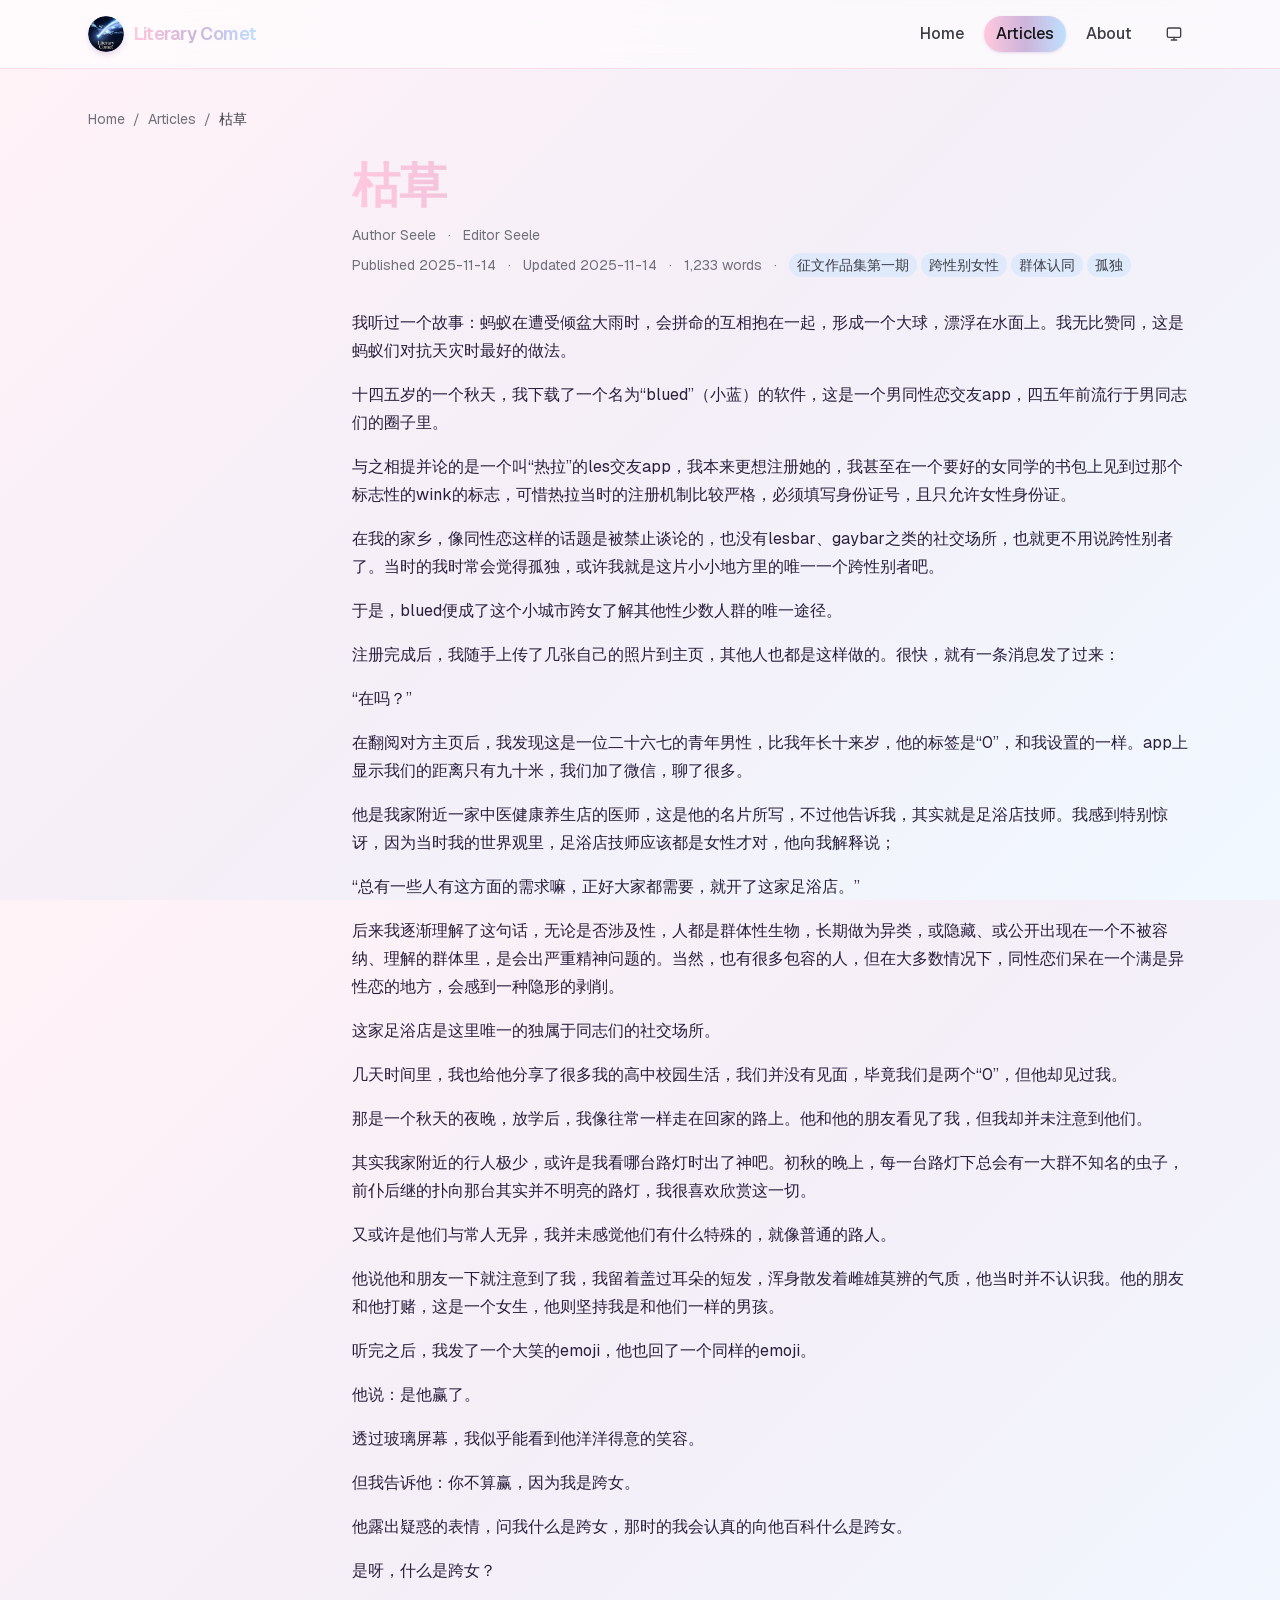
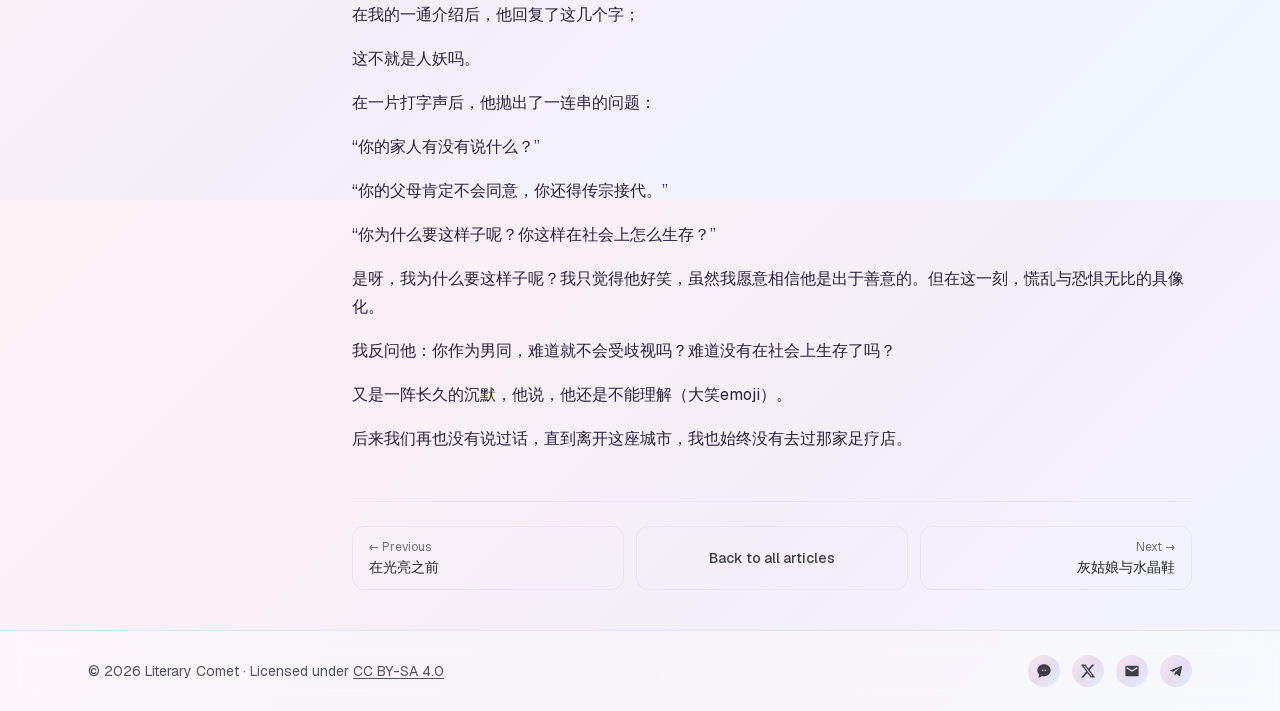
<file: articles/page3.html>
<!DOCTYPE html><html lang="en" class="geist_a71539c9-module__T19VSG__variable geist_mono_8d43a2aa-module__8Li5zG__variable ballet_9114a01e-module__DjartW__variable h-full antialiased"><head><meta charSet="utf-8"/><meta name="viewport" content="width=device-width, initial-scale=1"/><link rel="preload" href="/_next/static/media/797e433ab948586e-s.p.09zddjkbdep5a.woff2" as="font" crossorigin="" type="font/woff2"/><link rel="preload" href="/_next/static/media/caa3a2e1cccd8315-s.p.09~u27dqhyhd6.woff2" as="font" crossorigin="" type="font/woff2"/><link rel="preload" href="/_next/static/media/e6de1251430617f5-s.p.0yybhx5o7sl2u.woff2" as="font" crossorigin="" type="font/woff2"/><link rel="preload" as="image" href="/_next/static/media/logo_1.01trw8yap10c6.png"/><link rel="stylesheet" href="/_next/static/chunks/0si949tz0kvlj.css" data-precedence="next"/><link rel="preload" as="script" fetchPriority="low" href="/_next/static/chunks/0xzyipb4cwgaz.js"/><script src="/_next/static/chunks/0pqt~8bl3ukh4.js" async=""></script><script src="/_next/static/chunks/10z666t7-w_5v.js" async=""></script><script src="/_next/static/chunks/02j8d7.9f.ryz.js" async=""></script><script src="/_next/static/chunks/turbopack-0-f3n~a_x..37.js" async=""></script><script src="/_next/static/chunks/0xv285xmxdcry.js" async=""></script><script src="/_next/static/chunks/0d3shmwh5_nmn.js" async=""></script><script src="/_next/static/chunks/0o..czvk0kpv4.js" async=""></script><meta name="next-size-adjust" content=""/><title>枯草 · Literary Comet</title><meta name="description" content="文章探讨了在特定环境下，个体（跨性别者）寻求群体认同的挣扎与被审视，有力地揭示了边缘群体在社会中的孤独与被误解，警示了对不同性别的包容性。"/><link rel="icon" href="/icon.png?icon.0i-~msed-orq-.png" sizes="256x256" type="image/png"/><link rel="apple-touch-icon" href="/apple-icon.png?apple-icon.0i-~msed-orq-.png" sizes="256x256" type="image/png"/><script src="/_next/static/chunks/03~yq9q893hmn.js" noModule=""></script></head><body class="min-h-full flex flex-col"><div hidden=""><!--$--><!--/$--></div><script>((a,b,c,d,e,f,g,h)=>{let i=document.documentElement,j=["light","dark"];function k(b){var c;(Array.isArray(a)?a:[a]).forEach(a=>{let c="class"===a,d=c&&f?e.map(a=>f[a]||a):e;c?(i.classList.remove(...d),i.classList.add(f&&f[b]?f[b]:b)):i.setAttribute(a,b)}),c=b,h&&j.includes(c)&&(i.style.colorScheme=c)}if(d)k(d);else try{let a=localStorage.getItem(b)||c,d=g&&"system"===a?window.matchMedia("(prefers-color-scheme: dark)").matches?"dark":"light":a;k(d)}catch(a){}})("class","theme","system",null,["light","dark"],null,true,true)</script><header class="sticky top-0 z-50 backdrop-blur-xl bg-white/60 dark:bg-black/40 border-b border-brand-pink/60 dark:border-brand-purple/40"><div class="mx-auto max-w-6xl flex items-center justify-between px-6 py-4"><a aria-label="Literary Comet — home" class="flex items-center gap-2.5 group" href="/"><img alt="" width="36" height="36" decoding="async" data-nimg="1" class="h-9 w-9 rounded-full shadow-md shadow-brand-purple/40 transition-transform group-hover:scale-105" style="color:transparent" src="/_next/static/media/logo_1.01trw8yap10c6.png"/><span class="text-base sm:text-lg font-semibold tracking-tight bg-gradient-to-r from-brand-pink via-brand-purple to-brand-blue bg-clip-text text-transparent">Literary Comet</span></a><div class="flex items-center gap-2 sm:gap-3"><nav class="flex items-center gap-1 sm:gap-2 text-sm sm:text-base font-medium"><a class="px-3 py-1.5 rounded-full text-zinc-700 dark:text-zinc-200 hover:bg-gradient-to-r hover:from-brand-pink/50 hover:via-brand-purple/40 hover:to-brand-blue/50 transition-colors" href="/">Home</a><a aria-current="page" class="px-3 py-1.5 rounded-full text-zinc-900 dark:text-zinc-900 bg-gradient-to-r from-brand-pink via-brand-purple to-brand-blue shadow-sm shadow-brand-purple/40" href="/articles">Articles</a><a class="px-3 py-1.5 rounded-full text-zinc-700 dark:text-zinc-200 hover:bg-gradient-to-r hover:from-brand-pink/50 hover:via-brand-purple/40 hover:to-brand-blue/50 transition-colors" href="/about">About</a></nav><div class="h-9 w-9" aria-hidden="true"></div></div></div></header><main class="flex-1 flex flex-col"><section class="flex-1 mx-auto w-full max-w-6xl px-6 py-10"><nav aria-label="Breadcrumb" class="mb-8 text-sm text-zinc-500 dark:text-zinc-400"><ol class="flex flex-wrap items-center gap-2"><li><a class="hover:text-brand-purple dark:hover:text-brand-pink transition-colors" href="/">Home</a></li><li aria-hidden="true">/</li><li><a class="hover:text-brand-purple dark:hover:text-brand-pink transition-colors" href="/articles">Articles</a></li><li aria-hidden="true">/</li><li aria-current="page" class="text-zinc-700 dark:text-zinc-200 truncate max-w-xs">枯草</li></ol></nav><div class="grid gap-10 lg:grid-cols-[14rem_1fr]"><aside class="hidden lg:block"></aside><article><header class="mb-8"><h1 class="text-3xl sm:text-5xl font-black tracking-tight bg-gradient-to-r from-brand-pink via-brand-purple to-brand-blue bg-clip-text text-transparent">枯草</h1><div class="mt-4 flex flex-wrap items-center gap-x-3 gap-y-1 text-xs sm:text-sm text-zinc-500 dark:text-zinc-400"><span class="flex items-center gap-x-3"><span>Author <!-- -->Seele</span></span><span class="flex items-center gap-x-3"><span aria-hidden="true">·</span><span>Editor <!-- -->Seele</span></span></div><div class="mt-2 flex flex-wrap items-center gap-x-3 gap-y-1 text-xs sm:text-sm text-zinc-500 dark:text-zinc-400"><span class="flex items-center gap-x-3"><span>Published<!-- --> <time dateTime="2025-11-14">2025-11-14</time></span></span><span class="flex items-center gap-x-3"><span aria-hidden="true">·</span><span><span title="Last updated: 2025-11-14 01:00:00">Updated<!-- --> <time dateTime="2025-11-14T01:00:00">2025-11-14</time></span></span></span><span class="flex items-center gap-x-3"><span aria-hidden="true">·</span><span>1,233<!-- --> words</span></span><span class="flex items-center gap-x-3"><span aria-hidden="true">·</span><span class="flex flex-wrap gap-1"><span class="rounded-full bg-brand-blue/40 px-2 py-0.5 text-zinc-700 dark:text-zinc-200">征文作品集第一期</span><span class="rounded-full bg-brand-blue/40 px-2 py-0.5 text-zinc-700 dark:text-zinc-200">跨性别女性</span><span class="rounded-full bg-brand-blue/40 px-2 py-0.5 text-zinc-700 dark:text-zinc-200">群体认同</span><span class="rounded-full bg-brand-blue/40 px-2 py-0.5 text-zinc-700 dark:text-zinc-200">孤独</span></span></span></div></header><div class="markdown-body"><p>我听过一个故事：蚂蚁在遭受倾盆大雨时，会拼命的互相抱在一起，形成一个大球，漂浮在水面上。我无比赞同，这是蚂蚁们对抗天灾时最好的做法。</p>
<p>十四五岁的一个秋天，我下载了一个名为“blued”（小蓝）的软件，这是一个男同性恋交友app，四五年前流行于男同志们的圈子里。</p>
<p>与之相提并论的是一个叫“热拉”的les交友app，我本来更想注册她的，我甚至在一个要好的女同学的书包上见到过那个标志性的wink的标志，可惜热拉当时的注册机制比较严格，必须填写身份证号，且只允许女性身份证。</p>
<p>在我的家乡，像同性恋这样的话题是被禁止谈论的，也没有lesbar、gaybar之类的社交场所，也就更不用说跨性别者了。当时的我时常会觉得孤独，或许我就是这片小小地方里的唯一一个跨性别者吧。</p>
<p>于是，blued便成了这个小城市跨女了解其他性少数人群的唯一途径。</p>
<p>注册完成后，我随手上传了几张自己的照片到主页，其他人也都是这样做的。很快，就有一条消息发了过来：</p>
<p>“在吗？”</p>
<p>在翻阅对方主页后，我发现这是一位二十六七的青年男性，比我年长十来岁，他的标签是“0”，和我设置的一样。app上显示我们的距离只有九十米，我们加了微信，聊了很多。</p>
<p>他是我家附近一家中医健康养生店的医师，这是他的名片所写，不过他告诉我，其实就是足浴店技师。我感到特别惊讶，因为当时我的世界观里，足浴店技师应该都是女性才对，他向我解释说；</p>
<p>“总有一些人有这方面的需求嘛，正好大家都需要，就开了这家足浴店。”</p>
<p>后来我逐渐理解了这句话，无论是否涉及性，人都是群体性生物，长期做为异类，或隐藏、或公开出现在一个不被容纳、理解的群体里，是会出严重精神问题的。当然，也有很多包容的人，但在大多数情况下，同性恋们呆在一个满是异性恋的地方，会感到一种隐形的剥削。</p>
<p>这家足浴店是这里唯一的独属于同志们的社交场所。</p>
<p>几天时间里，我也给他分享了很多我的高中校园生活，我们并没有见面，毕竟我们是两个“0”，但他却见过我。</p>
<p>那是一个秋天的夜晚，放学后，我像往常一样走在回家的路上。他和他的朋友看见了我，但我却并未注意到他们。</p>
<p>其实我家附近的行人极少，或许是我看哪台路灯时出了神吧。初秋的晚上，每一台路灯下总会有一大群不知名的虫子，前仆后继的扑向那台其实并不明亮的路灯，我很喜欢欣赏这一切。</p>
<p>又或许是他们与常人无异，我并未感觉他们有什么特殊的，就像普通的路人。</p>
<p>他说他和朋友一下就注意到了我，我留着盖过耳朵的短发，浑身散发着雌雄莫辨的气质，他当时并不认识我。他的朋友和他打赌，这是一个女生，他则坚持我是和他们一样的男孩。</p>
<p>听完之后，我发了一个大笑的emoji，他也回了一个同样的emoji。</p>
<p>他说：是他赢了。</p>
<p>透过玻璃屏幕，我似乎能看到他洋洋得意的笑容。</p>
<p>但我告诉他：你不算赢，因为我是跨女。</p>
<p>他露出疑惑的表情，问我什么是跨女，那时的我会认真的向他百科什么是跨女。</p>
<p>是呀，什么是跨女？</p>
<p>在我的一通介绍后，他回复了这几个字；</p>
<p>这不就是人妖吗。</p>
<p>在一片打字声后，他抛出了一连串的问题：</p>
<p>“你的家人有没有说什么？”</p>
<p>“你的父母肯定不会同意，你还得传宗接代。”</p>
<p>“你为什么要这样子呢？你这样在社会上怎么生存？”</p>
<p>是呀，我为什么要这样子呢？我只觉得他好笑，虽然我愿意相信他是出于善意的。但在这一刻，慌乱与恐惧无比的具像化。</p>
<p>我反问他：你作为男同，难道就不会受歧视吗？难道没有在社会上生存了吗？</p>
<p>又是一阵长久的沉默，他说，他还是不能理解（大笑emoji）。</p>
<p>后来我们再也没有说过话，直到离开这座城市，我也始终没有去过那家足疗店。</p></div><nav aria-label="Article navigation" class="mt-12 border-t border-brand-purple/20 pt-6 grid grid-cols-1 sm:grid-cols-3 gap-3"><a rel="prev" class="group rounded-xl border border-brand-purple/20 px-4 py-3 hover:bg-brand-pink/20 dark:hover:bg-brand-pink/15 transition-colors" href="/articles/page6"><span class="block text-xs text-zinc-500 dark:text-zinc-400 group-hover:text-brand-purple dark:group-hover:text-brand-pink transition-colors">← Previous</span><span class="block mt-0.5 text-sm font-medium text-zinc-800 dark:text-zinc-100 line-clamp-2">在光亮之前</span></a><a class="grid place-items-center rounded-xl border border-brand-purple/20 px-4 py-3 text-sm font-medium text-zinc-700 dark:text-zinc-200 hover:bg-gradient-to-r hover:from-brand-pink/30 hover:via-brand-purple/30 hover:to-brand-blue/30 transition-colors" href="/articles">Back to all articles</a><a rel="next" class="group rounded-xl border border-brand-purple/20 px-4 py-3 text-right hover:bg-brand-blue/20 dark:hover:bg-brand-blue/15 transition-colors" href="/articles/page1"><span class="block text-xs text-zinc-500 dark:text-zinc-400 group-hover:text-brand-purple dark:group-hover:text-brand-pink transition-colors">Next →</span><span class="block mt-0.5 text-sm font-medium text-zinc-800 dark:text-zinc-100 line-clamp-2">灰姑娘与水晶鞋</span></a></nav></article></div></section><!--$--><!--/$--><button type="button" aria-label="Scroll to top" title="Scroll to top" class="fixed bottom-6 right-6 z-40 grid place-items-center h-12 w-12 rounded-full bg-gradient-to-br from-brand-pink via-brand-purple to-brand-blue text-zinc-800 shadow-lg shadow-brand-purple/40 hover:shadow-xl hover:shadow-brand-purple/60 hover:-translate-y-0.5 focus:outline-none focus:ring-2 focus:ring-brand-purple/60 focus:ring-offset-2 transition-all duration-200 opacity-0 pointer-events-none"><svg viewBox="0 0 24 24" fill="none" stroke="currentColor" stroke-width="2.5" stroke-linecap="round" stroke-linejoin="round" class="h-5 w-5" aria-hidden="true"><path d="M18 15l-6-6-6 6"></path></svg></button></main><footer class="mt-auto border-t border-brand-blue/60 dark:border-brand-purple/40 bg-white/40 dark:bg-black/30 backdrop-blur-md"><div class="mx-auto max-w-6xl flex flex-col sm:flex-row items-center justify-between gap-4 px-6 py-6 text-sm"><p class="text-zinc-600 dark:text-zinc-400">© <!-- -->2026<!-- --> Literary Comet · Licensed under<!-- --> <a href="https://creativecommons.org/licenses/by-sa/4.0/" target="_blank" rel="license noopener noreferrer" class="underline underline-offset-2 hover:text-brand-purple dark:hover:text-brand-pink transition-colors">CC BY-SA 4.0</a></p><ul class="flex items-center gap-3"><li><a href="https://qm.qq.com/q/IKoi4kwryo" aria-label="QQ读者群" title="QQ读者群" target="_blank" rel="noopener noreferrer" class="grid place-items-center h-8 w-8 rounded-full text-zinc-700 dark:text-zinc-200 bg-gradient-to-br from-brand-pink/40 via-brand-purple/40 to-brand-blue/40 hover:from-brand-pink hover:via-brand-purple hover:to-brand-blue hover:text-zinc-900 transition-colors"><svg viewBox="0 0 24 24" fill="currentColor" aria-hidden="true" class="h-4 w-4"><path d="M12 2C6.48 2 2 6.04 2 11c0 2.34 1.05 4.46 2.74 6.04L4 22l5.34-2.39c.86.25 1.75.39 2.66.39 5.52 0 10-4.04 10-9S17.52 2 12 2zm-3 8h2v2H9zm4 0h2v2h-2z"></path></svg></a></li><li><a href="https://x.com/CometFor18207" aria-label="X" title="X" target="_blank" rel="noopener noreferrer" class="grid place-items-center h-8 w-8 rounded-full text-zinc-700 dark:text-zinc-200 bg-gradient-to-br from-brand-pink/40 via-brand-purple/40 to-brand-blue/40 hover:from-brand-pink hover:via-brand-purple hover:to-brand-blue hover:text-zinc-900 transition-colors"><svg viewBox="0 0 24 24" fill="currentColor" aria-hidden="true" class="h-4 w-4"><path d="M18.244 2.25h3.308l-7.227 8.26 8.502 11.24H16.17l-5.214-6.817L4.99 21.75H1.68l7.73-8.835L1.254 2.25H8.08l4.713 6.231 5.451-6.231zm-1.161 17.52h1.833L7.084 4.126H5.117L17.083 19.77z"></path></svg></a></li><li><a href="mailto:literarycomet@gmail.com" aria-label="Mail" title="Mail" target="_blank" rel="noopener noreferrer" class="grid place-items-center h-8 w-8 rounded-full text-zinc-700 dark:text-zinc-200 bg-gradient-to-br from-brand-pink/40 via-brand-purple/40 to-brand-blue/40 hover:from-brand-pink hover:via-brand-purple hover:to-brand-blue hover:text-zinc-900 transition-colors"><svg viewBox="0 0 24 24" fill="currentColor" aria-hidden="true" class="h-4 w-4"><path d="M20 4H4c-1.1 0-2 .9-2 2v12c0 1.1.9 2 2 2h16c1.1 0 2-.9 2-2V6c0-1.1-.9-2-2-2zm0 4.236l-8 4.882L4 8.236V6l8 4.882L20 6v2.236z"></path></svg></a></li><li><a href="https://t.me/literarycomet" aria-label="Telegram" title="Telegram" target="_blank" rel="noopener noreferrer" class="grid place-items-center h-8 w-8 rounded-full text-zinc-700 dark:text-zinc-200 bg-gradient-to-br from-brand-pink/40 via-brand-purple/40 to-brand-blue/40 hover:from-brand-pink hover:via-brand-purple hover:to-brand-blue hover:text-zinc-900 transition-colors"><svg viewBox="0 0 24 24" fill="currentColor" aria-hidden="true" class="h-4 w-4"><path d="M9.78 18.65l.28-4.23 7.68-6.92c.34-.31-.07-.46-.52-.19L7.74 13.3 3.64 12c-.88-.25-.89-.86.2-1.3l15.97-6.16c.73-.33 1.43.18 1.15 1.3l-2.72 12.81c-.19.91-.74 1.13-1.5.71L12.6 16.3l-1.99 1.93c-.23.23-.42.42-.83.42z"></path></svg></a></li></ul></div></footer><script src="/_next/static/chunks/0xzyipb4cwgaz.js" id="_R_" async=""></script><script>(self.__next_f=self.__next_f||[]).push([0])</script><script>self.__next_f.push([1,"1:\"$Sreact.fragment\"\n2:I[59919,[\"/_next/static/chunks/0xv285xmxdcry.js\",\"/_next/static/chunks/0d3shmwh5_nmn.js\"],\"default\"]\n3:I[2971,[\"/_next/static/chunks/0xv285xmxdcry.js\",\"/_next/static/chunks/0d3shmwh5_nmn.js\"],\"default\"]\n4:I[39756,[\"/_next/static/chunks/0xv285xmxdcry.js\",\"/_next/static/chunks/0d3shmwh5_nmn.js\"],\"default\"]\n5:I[37457,[\"/_next/static/chunks/0xv285xmxdcry.js\",\"/_next/static/chunks/0d3shmwh5_nmn.js\"],\"default\"]\ne:I[68027,[\"/_next/static/chunks/0xv285xmxdcry.js\",\"/_next/static/chunks/0d3shmwh5_nmn.js\"],\"default\",1]\n:HL[\"/_next/static/chunks/0si949tz0kvlj.css\",\"style\"]\n:HL[\"/_next/static/media/797e433ab948586e-s.p.09zddjkbdep5a.woff2\",\"font\",{\"crossOrigin\":\"\",\"type\":\"font/woff2\"}]\n:HL[\"/_next/static/media/caa3a2e1cccd8315-s.p.09~u27dqhyhd6.woff2\",\"font\",{\"crossOrigin\":\"\",\"type\":\"font/woff2\"}]\n:HL[\"/_next/static/media/e6de1251430617f5-s.p.0yybhx5o7sl2u.woff2\",\"font\",{\"crossOrigin\":\"\",\"type\":\"font/woff2\"}]\n"])</script><script>self.__next_f.push([1,"0:{\"P\":null,\"c\":[\"\",\"articles\",\"page3\"],\"q\":\"\",\"i\":false,\"f\":[[[\"\",{\"children\":[\"articles\",{\"children\":[[\"slug\",\"page3\",\"d\",null],{\"children\":[\"__PAGE__\",{}]}]}]},\"$undefined\",\"$undefined\",16],[[\"$\",\"$1\",\"c\",{\"children\":[[[\"$\",\"link\",\"0\",{\"rel\":\"stylesheet\",\"href\":\"/_next/static/chunks/0si949tz0kvlj.css\",\"precedence\":\"next\",\"crossOrigin\":\"$undefined\",\"nonce\":\"$undefined\"}],[\"$\",\"script\",\"script-0\",{\"src\":\"/_next/static/chunks/0xv285xmxdcry.js\",\"async\":true,\"nonce\":\"$undefined\"}],[\"$\",\"script\",\"script-1\",{\"src\":\"/_next/static/chunks/0d3shmwh5_nmn.js\",\"async\":true,\"nonce\":\"$undefined\"}]],[\"$\",\"html\",null,{\"lang\":\"en\",\"className\":\"geist_a71539c9-module__T19VSG__variable geist_mono_8d43a2aa-module__8Li5zG__variable ballet_9114a01e-module__DjartW__variable h-full antialiased\",\"suppressHydrationWarning\":true,\"children\":[\"$\",\"body\",null,{\"className\":\"min-h-full flex flex-col\",\"suppressHydrationWarning\":true,\"children\":[\"$\",\"$L2\",null,{\"children\":[[\"$\",\"$L3\",null,{}],[\"$\",\"main\",null,{\"className\":\"flex-1 flex flex-col\",\"children\":[\"$\",\"$L4\",null,{\"parallelRouterKey\":\"children\",\"error\":\"$undefined\",\"errorStyles\":\"$undefined\",\"errorScripts\":\"$undefined\",\"template\":[\"$\",\"$L5\",null,{}],\"templateStyles\":\"$undefined\",\"templateScripts\":\"$undefined\",\"notFound\":[[[\"$\",\"title\",null,{\"children\":\"404: This page could not be found.\"}],[\"$\",\"div\",null,{\"style\":{\"fontFamily\":\"system-ui,\\\"Segoe UI\\\",Roboto,Helvetica,Arial,sans-serif,\\\"Apple Color Emoji\\\",\\\"Segoe UI Emoji\\\"\",\"height\":\"100vh\",\"textAlign\":\"center\",\"display\":\"flex\",\"flexDirection\":\"column\",\"alignItems\":\"center\",\"justifyContent\":\"center\"},\"children\":[\"$\",\"div\",null,{\"children\":[[\"$\",\"style\",null,{\"dangerouslySetInnerHTML\":{\"__html\":\"body{color:#000;background:#fff;margin:0}.next-error-h1{border-right:1px solid rgba(0,0,0,.3)}@media (prefers-color-scheme:dark){body{color:#fff;background:#000}.next-error-h1{border-right:1px solid rgba(255,255,255,.3)}}\"}}],[\"$\",\"h1\",null,{\"className\":\"next-error-h1\",\"style\":{\"display\":\"inline-block\",\"margin\":\"0 20px 0 0\",\"padding\":\"0 23px 0 0\",\"fontSize\":24,\"fontWeight\":500,\"verticalAlign\":\"top\",\"lineHeight\":\"49px\"},\"children\":404}],[\"$\",\"div\",null,{\"style\":{\"display\":\"inline-block\"},\"children\":[\"$\",\"h2\",null,{\"style\":{\"fontSize\":14,\"fontWeight\":400,\"lineHeight\":\"49px\",\"margin\":0},\"children\":\"This page could not be found.\"}]}]]}]}]],[]],\"forbidden\":\"$undefined\",\"unauthorized\":\"$undefined\"}]}],[\"$\",\"footer\",null,{\"className\":\"mt-auto border-t border-brand-blue/60 dark:border-brand-purple/40 bg-white/40 dark:bg-black/30 backdrop-blur-md\",\"children\":[\"$\",\"div\",null,{\"className\":\"mx-auto max-w-6xl flex flex-col sm:flex-row items-center justify-between gap-4 px-6 py-6 text-sm\",\"children\":[[\"$\",\"p\",null,{\"className\":\"text-zinc-600 dark:text-zinc-400\",\"children\":[\"© \",\"2026\",\" Literary Comet · Licensed under\",\" \",[\"$\",\"a\",null,{\"href\":\"https://creativecommons.org/licenses/by-sa/4.0/\",\"target\":\"_blank\",\"rel\":\"license noopener noreferrer\",\"className\":\"underline underline-offset-2 hover:text-brand-purple dark:hover:text-brand-pink transition-colors\",\"children\":\"CC BY-SA 4.0\"}]]}],[\"$\",\"ul\",null,{\"className\":\"flex items-center gap-3\",\"children\":[[\"$\",\"li\",\"QQ读者群\",{\"children\":[\"$\",\"a\",null,{\"href\":\"https://qm.qq.com/q/IKoi4kwryo\",\"aria-label\":\"QQ读者群\",\"title\":\"QQ读者群\",\"target\":\"_blank\",\"rel\":\"noopener noreferrer\",\"className\":\"grid place-items-center h-8 w-8 rounded-full text-zinc-700 dark:text-zinc-200 bg-gradient-to-br from-brand-pink/40 via-brand-purple/40 to-brand-blue/40 hover:from-brand-pink hover:via-brand-purple hover:to-brand-blue hover:text-zinc-900 transition-colors\",\"children\":[\"$\",\"svg\",null,{\"viewBox\":\"0 0 24 24\",\"fill\":\"currentColor\",\"aria-hidden\":\"true\",\"className\":\"h-4 w-4\",\"children\":[\"$\",\"path\",null,{\"d\":\"M12 2C6.48 2 2 6.04 2 11c0 2.34 1.05 4.46 2.74 6.04L4 22l5.34-2.39c.86.25 1.75.39 2.66.39 5.52 0 10-4.04 10-9S17.52 2 12 2zm-3 8h2v2H9zm4 0h2v2h-2z\"}]}]}]}],[\"$\",\"li\",\"X\",{\"children\":[\"$\",\"a\",null,{\"href\":\"https://x.com/CometFor18207\",\"aria-label\":\"X\",\"title\":\"X\",\"target\":\"_blank\",\"rel\":\"noopener noreferrer\",\"className\":\"grid place-items-center h-8 w-8 rounded-full text-zinc-700 dark:text-zinc-200 bg-gradient-to-br from-brand-pink/40 via-brand-purple/40 to-brand-blue/40 hover:from-brand-pink hover:via-brand-purple hover:to-brand-blue hover:text-zinc-900 transition-colors\",\"children\":\"$L6\"}]}],\"$L7\",\"$L8\"]}]]}]}]]}]}]}]]}],{\"children\":[\"$L9\",{\"children\":[\"$La\",{\"children\":[\"$Lb\",{},null,false,null]},null,false,\"$@c\"]},null,false,null]},null,false,null],\"$Ld\",false]],\"m\":\"$undefined\",\"G\":[\"$e\",[\"$Lf\"]],\"S\":true,\"h\":null,\"s\":\"$undefined\",\"l\":\"$undefined\",\"p\":\"$undefined\",\"d\":\"$undefined\",\"b\":\"2QBPGoEmQyomdr7blVJTn\"}\n"])</script><script>self.__next_f.push([1,"10:I[63687,[\"/_next/static/chunks/0xv285xmxdcry.js\",\"/_next/static/chunks/0d3shmwh5_nmn.js\",\"/_next/static/chunks/0o..czvk0kpv4.js\"],\"default\"]\n12:I[97367,[\"/_next/static/chunks/0xv285xmxdcry.js\",\"/_next/static/chunks/0d3shmwh5_nmn.js\"],\"OutletBoundary\"]\n13:\"$Sreact.suspense\"\n16:I[97367,[\"/_next/static/chunks/0xv285xmxdcry.js\",\"/_next/static/chunks/0d3shmwh5_nmn.js\"],\"ViewportBoundary\"]\n18:I[97367,[\"/_next/static/chunks/0xv285xmxdcry.js\",\"/_next/static/chunks/0d3shmwh5_nmn.js\"],\"MetadataBoundary\"]\n6:[\"$\",\"svg\",null,{\"viewBox\":\"0 0 24 24\",\"fill\":\"currentColor\",\"aria-hidden\":\"true\",\"className\":\"h-4 w-4\",\"children\":[\"$\",\"path\",null,{\"d\":\"M18.244 2.25h3.308l-7.227 8.26 8.502 11.24H16.17l-5.214-6.817L4.99 21.75H1.68l7.73-8.835L1.254 2.25H8.08l4.713 6.231 5.451-6.231zm-1.161 17.52h1.833L7.084 4.126H5.117L17.083 19.77z\"}]}]\n7:[\"$\",\"li\",\"Mail\",{\"children\":[\"$\",\"a\",null,{\"href\":\"mailto:literarycomet@gmail.com\",\"aria-label\":\"Mail\",\"title\":\"Mail\",\"target\":\"_blank\",\"rel\":\"noopener noreferrer\",\"className\":\"grid place-items-center h-8 w-8 rounded-full text-zinc-700 dark:text-zinc-200 bg-gradient-to-br from-brand-pink/40 via-brand-purple/40 to-brand-blue/40 hover:from-brand-pink hover:via-brand-purple hover:to-brand-blue hover:text-zinc-900 transition-colors\",\"children\":[\"$\",\"svg\",null,{\"viewBox\":\"0 0 24 24\",\"fill\":\"currentColor\",\"aria-hidden\":\"true\",\"className\":\"h-4 w-4\",\"children\":[\"$\",\"path\",null,{\"d\":\"M20 4H4c-1.1 0-2 .9-2 2v12c0 1.1.9 2 2 2h16c1.1 0 2-.9 2-2V6c0-1.1-.9-2-2-2zm0 4.236l-8 4.882L4 8.236V6l8 4.882L20 6v2.236z\"}]}]}]}]\n8:[\"$\",\"li\",\"Telegram\",{\"children\":[\"$\",\"a\",null,{\"href\":\"https://t.me/literarycomet\",\"aria-label\":\"Telegram\",\"title\":\"Telegram\",\"target\":\"_blank\",\"rel\":\"noopener noreferrer\",\"className\":\"grid place-items-center h-8 w-8 rounded-full text-zinc-700 dark:text-zinc-200 bg-gradient-to-br from-brand-pink/40 via-brand-purple/40 to-brand-blue/40 hover:from-brand-pink hover:via-brand-purple hover:to-brand-blue hover:text-zinc-900 transition-colors\",\"children\":[\"$\",\"svg\",null,{\"viewBox\":\"0 0 24 24\",\"fill\":\"currentColor\",\"aria-hidden\":\"true\",\"className\":\"h-4 w-4\",\"children\":[\"$\",\"path\",null,{\"d\":\"M9.78 18.65l.28-4.23 7.68-6.92c.34-.31-.07-.46-.52-.19L7.74 13.3 3.64 12c-.88-.25-.89-.86.2-1.3l15.97-6.16c.73-.33 1.43.18 1.15 1.3l-2.72 12.81c-.19.91-.74 1.13-1.5.71L12.6 16.3l-1.99 1.93c-.23.23-.42.42-.83.42z\"}]}]}]}]\n9:[\"$\",\"$1\",\"c\",{\"children\":[[[\"$\",\"script\",\"script-0\",{\"src\":\"/_next/static/chunks/0o..czvk0kpv4.js\",\"async\":true,\"nonce\":\"$undefined\"}]],[[\"$\",\"$L4\",null,{\"parallelRouterKey\":\"children\",\"error\":\"$undefined\",\"errorStyles\":\"$undefined\",\"errorScripts\":\"$undefined\",\"template\":[\"$\",\"$L5\",null,{}],\"templateStyles\":\"$undefined\",\"templateScripts\":\"$undefined\",\"notFound\":\"$undefined\",\"forbidden\":\"$undefined\",\"unauthorized\":\"$undefined\"}],[\"$\",\"$L10\",null,{}]]]}]\na:[\"$\",\"$1\",\"c\",{\"children\":[null,[\"$\",\"$L4\",null,{\"parallelRouterKey\":\"children\",\"error\":\"$undefined\",\"errorStyles\":\"$undefined\",\"errorScripts\":\"$undefined\",\"template\":[\"$\",\"$L5\",null,{}],\"templateStyles\":\"$undefined\",\"templateScripts\":\"$undefined\",\"notFound\":\"$undefined\",\"forbidden\":\"$undefined\",\"unauthorized\":\"$undefined\"}]]}]\nb:[\"$\",\"$1\",\"c\",{\"children\":[\"$L11\",null,[\"$\",\"$L12\",null,{\"children\":[\"$\",\"$13\",null,{\"name\":\"Next.MetadataOutlet\",\"children\":\"$@14\"}]}]]}]\n15:[]\nc:\"$W15\"\nd:[\"$\",\"$1\",\"h\",{\"children\":[null,[\"$\",\"$L16\",null,{\"children\":\"$L17\"}],[\"$\",\"div\",null,{\"hidden\":true,\"children\":[\"$\",\"$L18\",null,{\"children\":[\"$\",\"$13\",null,{\"name\":\"Next.Metadata\",\"children\":\"$L19\"}]}]}],[\"$\",\"meta\",null,{\"name\":\"next-size-adjust\",\"content\":\"\"}]]}]\nf:[\"$\",\"link\",\"0\",{\"rel\":\"stylesheet\",\"href\":\"/_next/static/chunks/0si949tz0kvlj.css\",\"precedence\":\"next\",\"crossOrigin\":\"$undefined\",\"nonce\":\"$undefined\"}]\n"])</script><script>self.__next_f.push([1,"17:[[\"$\",\"meta\",\"0\",{\"charSet\":\"utf-8\"}],[\"$\",\"meta\",\"1\",{\"name\":\"viewport\",\"content\":\"width=device-width, initial-scale=1\"}]]\n"])</script><script>self.__next_f.push([1,"1a:I[27201,[\"/_next/static/chunks/0xv285xmxdcry.js\",\"/_next/static/chunks/0d3shmwh5_nmn.js\"],\"IconMark\"]\n14:null\n19:[[\"$\",\"title\",\"0\",{\"children\":\"枯草 · Literary Comet\"}],[\"$\",\"meta\",\"1\",{\"name\":\"description\",\"content\":\"文章探讨了在特定环境下，个体（跨性别者）寻求群体认同的挣扎与被审视，有力地揭示了边缘群体在社会中的孤独与被误解，警示了对不同性别的包容性。\"}],[\"$\",\"link\",\"2\",{\"rel\":\"icon\",\"href\":\"/icon.png?icon.0i-~msed-orq-.png\",\"sizes\":\"256x256\",\"type\":\"image/png\"}],[\"$\",\"link\",\"3\",{\"rel\":\"apple-touch-icon\",\"href\":\"/apple-icon.png?apple-icon.0i-~msed-orq-.png\",\"sizes\":\"256x256\",\"type\":\"image/png\"}],[\"$\",\"$L1a\",\"4\",{}]]\n"])</script><script>self.__next_f.push([1,"1b:I[22016,[\"/_next/static/chunks/0xv285xmxdcry.js\",\"/_next/static/chunks/0d3shmwh5_nmn.js\",\"/_next/static/chunks/0o..czvk0kpv4.js\"],\"\"]\n"])</script><script>self.__next_f.push([1,"11:[\"$\",\"section\",null,{\"className\":\"flex-1 mx-auto w-full max-w-6xl px-6 py-10\",\"children\":[[\"$\",\"nav\",null,{\"aria-label\":\"Breadcrumb\",\"className\":\"mb-8 text-sm text-zinc-500 dark:text-zinc-400\",\"children\":[\"$\",\"ol\",null,{\"className\":\"flex flex-wrap items-center gap-2\",\"children\":[[\"$\",\"li\",null,{\"children\":[\"$\",\"$L1b\",null,{\"href\":\"/\",\"className\":\"hover:text-brand-purple dark:hover:text-brand-pink transition-colors\",\"children\":\"Home\"}]}],[\"$\",\"li\",null,{\"aria-hidden\":\"true\",\"children\":\"/\"}],[\"$\",\"li\",null,{\"children\":[\"$\",\"$L1b\",null,{\"href\":\"/articles\",\"className\":\"hover:text-brand-purple dark:hover:text-brand-pink transition-colors\",\"children\":\"Articles\"}]}],[\"$\",\"li\",null,{\"aria-hidden\":\"true\",\"children\":\"/\"}],[\"$\",\"li\",null,{\"aria-current\":\"page\",\"className\":\"text-zinc-700 dark:text-zinc-200 truncate max-w-xs\",\"children\":\"枯草\"}]]}]}],[\"$\",\"div\",null,{\"className\":\"grid gap-10 lg:grid-cols-[14rem_1fr]\",\"children\":[[\"$\",\"aside\",null,{\"className\":\"hidden lg:block\",\"children\":false}],[\"$\",\"article\",null,{\"children\":[[\"$\",\"header\",null,{\"className\":\"mb-8\",\"children\":[[\"$\",\"h1\",null,{\"className\":\"text-3xl sm:text-5xl font-black tracking-tight bg-gradient-to-r from-brand-pink via-brand-purple to-brand-blue bg-clip-text text-transparent\",\"children\":\"枯草\"}],[\"$\",\"div\",null,{\"className\":\"mt-4 flex flex-wrap items-center gap-x-3 gap-y-1 text-xs sm:text-sm text-zinc-500 dark:text-zinc-400\",\"children\":[[\"$\",\"span\",\"author\",{\"className\":\"flex items-center gap-x-3\",\"children\":[false,[\"$\",\"span\",null,{\"children\":[\"Author \",\"Seele\"]}]]}],[\"$\",\"span\",\"editor\",{\"className\":\"flex items-center gap-x-3\",\"children\":[[\"$\",\"span\",null,{\"aria-hidden\":\"true\",\"children\":\"·\"}],[\"$\",\"span\",null,{\"children\":[\"Editor \",\"Seele\"]}]]}]]}],[\"$\",\"div\",null,{\"className\":\"mt-2 flex flex-wrap items-center gap-x-3 gap-y-1 text-xs sm:text-sm text-zinc-500 dark:text-zinc-400\",\"children\":[[[\"$\",\"span\",\"published\",{\"className\":\"flex items-center gap-x-3\",\"children\":[false,[\"$\",\"span\",null,{\"children\":[\"Published\",\" \",[\"$\",\"time\",null,{\"dateTime\":\"2025-11-14\",\"children\":\"2025-11-14\"}]]}]]}],[\"$\",\"span\",\"updated\",{\"className\":\"flex items-center gap-x-3\",\"children\":[[\"$\",\"span\",null,{\"aria-hidden\":\"true\",\"children\":\"·\"}],[\"$\",\"span\",null,{\"children\":[\"$\",\"span\",null,{\"title\":\"Last updated: 2025-11-14 01:00:00\",\"children\":[\"Updated\",\" \",[\"$\",\"time\",null,{\"dateTime\":\"2025-11-14T01:00:00\",\"children\":\"2025-11-14\"}]]}]}]]}],[\"$\",\"span\",\"words\",{\"className\":\"flex items-center gap-x-3\",\"children\":[[\"$\",\"span\",null,{\"aria-hidden\":\"true\",\"children\":\"·\"}],[\"$\",\"span\",null,{\"children\":[\"1,233\",\" words\"]}]]}]],[\"$\",\"span\",null,{\"className\":\"flex items-center gap-x-3\",\"children\":[[\"$\",\"span\",null,{\"aria-hidden\":\"true\",\"children\":\"·\"}],[\"$\",\"span\",null,{\"className\":\"flex flex-wrap gap-1\",\"children\":[[\"$\",\"span\",\"征文作品集第一期\",{\"className\":\"rounded-full bg-brand-blue/40 px-2 py-0.5 text-zinc-700 dark:text-zinc-200\",\"children\":\"征文作品集第一期\"}],[\"$\",\"span\",\"跨性别女性\",{\"className\":\"rounded-full bg-brand-blue/40 px-2 py-0.5 text-zinc-700 dark:text-zinc-200\",\"children\":\"跨性别女性\"}],[\"$\",\"span\",\"群体认同\",{\"className\":\"rounded-full bg-brand-blue/40 px-2 py-0.5 text-zinc-700 dark:text-zinc-200\",\"children\":\"群体认同\"}],[\"$\",\"span\",\"孤独\",{\"className\":\"rounded-full bg-brand-blue/40 px-2 py-0.5 text-zinc-700 dark:text-zinc-200\",\"children\":\"孤独\"}]]}]]}]]}]]}],[\"$\",\"div\",null,{\"className\":\"markdown-body\",\"children\":\"$L1c\"}],[\"$\",\"nav\",null,{\"aria-label\":\"Article navigation\",\"className\":\"mt-12 border-t border-brand-purple/20 pt-6 grid grid-cols-1 sm:grid-cols-3 gap-3\",\"children\":[[\"$\",\"$L1b\",null,{\"href\":\"/articles/page6\",\"rel\":\"prev\",\"className\":\"group rounded-xl border border-brand-purple/20 px-4 py-3 hover:bg-brand-pink/20 dark:hover:bg-brand-pink/15 transition-colors\",\"children\":[[\"$\",\"span\",null,{\"className\":\"block text-xs text-zinc-500 dark:text-zinc-400 group-hover:text-brand-purple dark:group-hover:text-brand-pink transition-colors\",\"children\":\"← Previous\"}],[\"$\",\"span\",null,{\"className\":\"block mt-0.5 text-sm font-medium text-zinc-800 dark:text-zinc-100 line-clamp-2\",\"children\":\"在光亮之前\"}]]}],[\"$\",\"$L1b\",null,{\"href\":\"/articles\",\"className\":\"grid place-items-center rounded-xl border border-brand-purple/20 px-4 py-3 text-sm font-medium text-zinc-700 dark:text-zinc-200 hover:bg-gradient-to-r hover:from-brand-pink/30 hover:via-brand-purple/30 hover:to-brand-blue/30 transition-colors\",\"children\":\"Back to all articles\"}],\"$L1d\"]}]]}]]}]]}]\n"])</script><script>self.__next_f.push([1,"1d:[\"$\",\"$L1b\",null,{\"href\":\"/articles/page1\",\"rel\":\"next\",\"className\":\"group rounded-xl border border-brand-purple/20 px-4 py-3 text-right hover:bg-brand-blue/20 dark:hover:bg-brand-blue/15 transition-colors\",\"children\":[[\"$\",\"span\",null,{\"className\":\"block text-xs text-zinc-500 dark:text-zinc-400 group-hover:text-brand-purple dark:group-hover:text-brand-pink transition-colors\",\"children\":\"Next →\"}],[\"$\",\"span\",null,{\"className\":\"block mt-0.5 text-sm font-medium text-zinc-800 dark:text-zinc-100 line-clamp-2\",\"children\":\"灰姑娘与水晶鞋\"}]]}]\n"])</script><script>self.__next_f.push([1,"1c:[[\"$\",\"p\",\"p-0\",{\"children\":\"我听过一个故事：蚂蚁在遭受倾盆大雨时，会拼命的互相抱在一起，形成一个大球，漂浮在水面上。我无比赞同，这是蚂蚁们对抗天灾时最好的做法。\"}],\"\\n\",[\"$\",\"p\",\"p-1\",{\"children\":\"十四五岁的一个秋天，我下载了一个名为“blued”（小蓝）的软件，这是一个男同性恋交友app，四五年前流行于男同志们的圈子里。\"}],\"\\n\",[\"$\",\"p\",\"p-2\",{\"children\":\"与之相提并论的是一个叫“热拉”的les交友app，我本来更想注册她的，我甚至在一个要好的女同学的书包上见到过那个标志性的wink的标志，可惜热拉当时的注册机制比较严格，必须填写身份证号，且只允许女性身份证。\"}],\"\\n\",[\"$\",\"p\",\"p-3\",{\"children\":\"在我的家乡，像同性恋这样的话题是被禁止谈论的，也没有lesbar、gaybar之类的社交场所，也就更不用说跨性别者了。当时的我时常会觉得孤独，或许我就是这片小小地方里的唯一一个跨性别者吧。\"}],\"\\n\",[\"$\",\"p\",\"p-4\",{\"children\":\"于是，blued便成了这个小城市跨女了解其他性少数人群的唯一途径。\"}],\"\\n\",[\"$\",\"p\",\"p-5\",{\"children\":\"注册完成后，我随手上传了几张自己的照片到主页，其他人也都是这样做的。很快，就有一条消息发了过来：\"}],\"\\n\",[\"$\",\"p\",\"p-6\",{\"children\":\"“在吗？”\"}],\"\\n\",[\"$\",\"p\",\"p-7\",{\"children\":\"在翻阅对方主页后，我发现这是一位二十六七的青年男性，比我年长十来岁，他的标签是“0”，和我设置的一样。app上显示我们的距离只有九十米，我们加了微信，聊了很多。\"}],\"\\n\",[\"$\",\"p\",\"p-8\",{\"children\":\"他是我家附近一家中医健康养生店的医师，这是他的名片所写，不过他告诉我，其实就是足浴店技师。我感到特别惊讶，因为当时我的世界观里，足浴店技师应该都是女性才对，他向我解释说；\"}],\"\\n\",[\"$\",\"p\",\"p-9\",{\"children\":\"“总有一些人有这方面的需求嘛，正好大家都需要，就开了这家足浴店。”\"}],\"\\n\",[\"$\",\"p\",\"p-10\",{\"children\":\"后来我逐渐理解了这句话，无论是否涉及性，人都是群体性生物，长期做为异类，或隐藏、或公开出现在一个不被容纳、理解的群体里，是会出严重精神问题的。当然，也有很多包容的人，但在大多数情况下，同性恋们呆在一个满是异性恋的地方，会感到一种隐形的剥削。\"}],\"\\n\",[\"$\",\"p\",\"p-11\",{\"children\":\"这家足浴店是这里唯一的独属于同志们的社交场所。\"}],\"\\n\",[\"$\",\"p\",\"p-12\",{\"children\":\"几天时间里，我也给他分享了很多我的高中校园生活，我们并没有见面，毕竟我们是两个“0”，但他却见过我。\"}],\"\\n\",[\"$\",\"p\",\"p-13\",{\"children\":\"那是一个秋天的夜晚，放学后，我像往常一样走在回家的路上。他和他的朋友看见了我，但我却并未注意到他们。\"}],\"\\n\",[\"$\",\"p\",\"p-14\",{\"children\":\"其实我家附近的行人极少，或许是我看哪台路灯时出了神吧。初秋的晚上，每一台路灯下总会有一大群不知名的虫子，前仆后继的扑向那台其实并不明亮的路灯，我很喜欢欣赏这一切。\"}],\"\\n\",[\"$\",\"p\",\"p-15\",{\"children\":\"又或许是他们与常人无异，我并未感觉他们有什么特殊的，就像普通的路人。\"}],\"\\n\",[\"$\",\"p\",\"p-16\",{\"children\":\"他说他和朋友一下就注意到了我，我留着盖过耳朵的短发，浑身散发着雌雄莫辨的气质，他当时并不认识我。他的朋友和他打赌，这是一个女生，他则坚持我是和他们一样的男孩。\"}],\"\\n\",[\"$\",\"p\",\"p-17\",{\"children\":\"听完之后，我发了一个大笑的emoji，他也回了一个同样的emoji。\"}],\"\\n\",[\"$\",\"p\",\"p-18\",{\"children\":\"他说：是他赢了。\"}],\"\\n\",[\"$\",\"p\",\"p-19\",{\"children\":\"透过玻璃屏幕，我似乎能看到他洋洋得意的笑容。\"}],\"\\n\",[\"$\",\"p\",\"p-20\",{\"children\":\"但我告诉他：你不算赢，因为我是跨女。\"}],\"\\n\",[\"$\",\"p\",\"p-21\",{\"children\":\"他露出疑惑的表情，问我什么是跨女，那时的我会认真的向他百科什么是跨女。\"}],\"\\n\",[\"$\",\"p\",\"p-22\",{\"children\":\"是呀，什么是跨女？\"}],\"\\n\",[\"$\",\"p\",\"p-23\",{\"children\":\"在我的一通介绍后，他回复了这几个字；\"}],\"\\n\",[\"$\",\"p\",\"p-24\",{\"children\":\"这不就是人妖吗。\"}],\"\\n\",[\"$\",\"p\",\"p-25\",{\"children\":\"在一片打字声后，他抛出了一连串的问题：\"}],\"\\n\",[\"$\",\"p\",\"p-26\",{\"children\":\"“你的家人有没有说什么？”\"}],\"\\n\",[\"$\",\"p\",\"p-27\",{\"children\":\"“你的父母肯定不会同意，你还得传宗接代。”\"}],\"\\n\",[\"$\",\"p\",\"p-28\",{\"children\":\"“你为什么要这样子呢？你这样在社会上怎么生存？”\"}],\"\\n\",[\"$\",\"p\",\"p-29\",{\"children\":\"是呀，我为什么要这样子呢？我只觉得他好笑，虽然我愿意相信他是出于善意的。但在这一刻，慌乱与恐惧无比的具像化。\"}],\"\\n\",[\"$\",\"p\",\"p-30\",{\"children\":\"我反问他：你作为男同，难道就不会受歧视吗？难道没有在社会上生存了吗？\"}],\"\\n\",[\"$\",\"p\",\"p-31\",{\"children\":\"又是一阵长久的沉默，他说，他还是不能理解（大笑emoji）。\"}],\"\\n\",[\"$\",\"p\",\"p-32\",{\"children\":\"后来我们再也没有说过话，直到离开这座城市，我也始终没有去过那家足疗店。\"}]]\n"])</script></body></html>
</file>
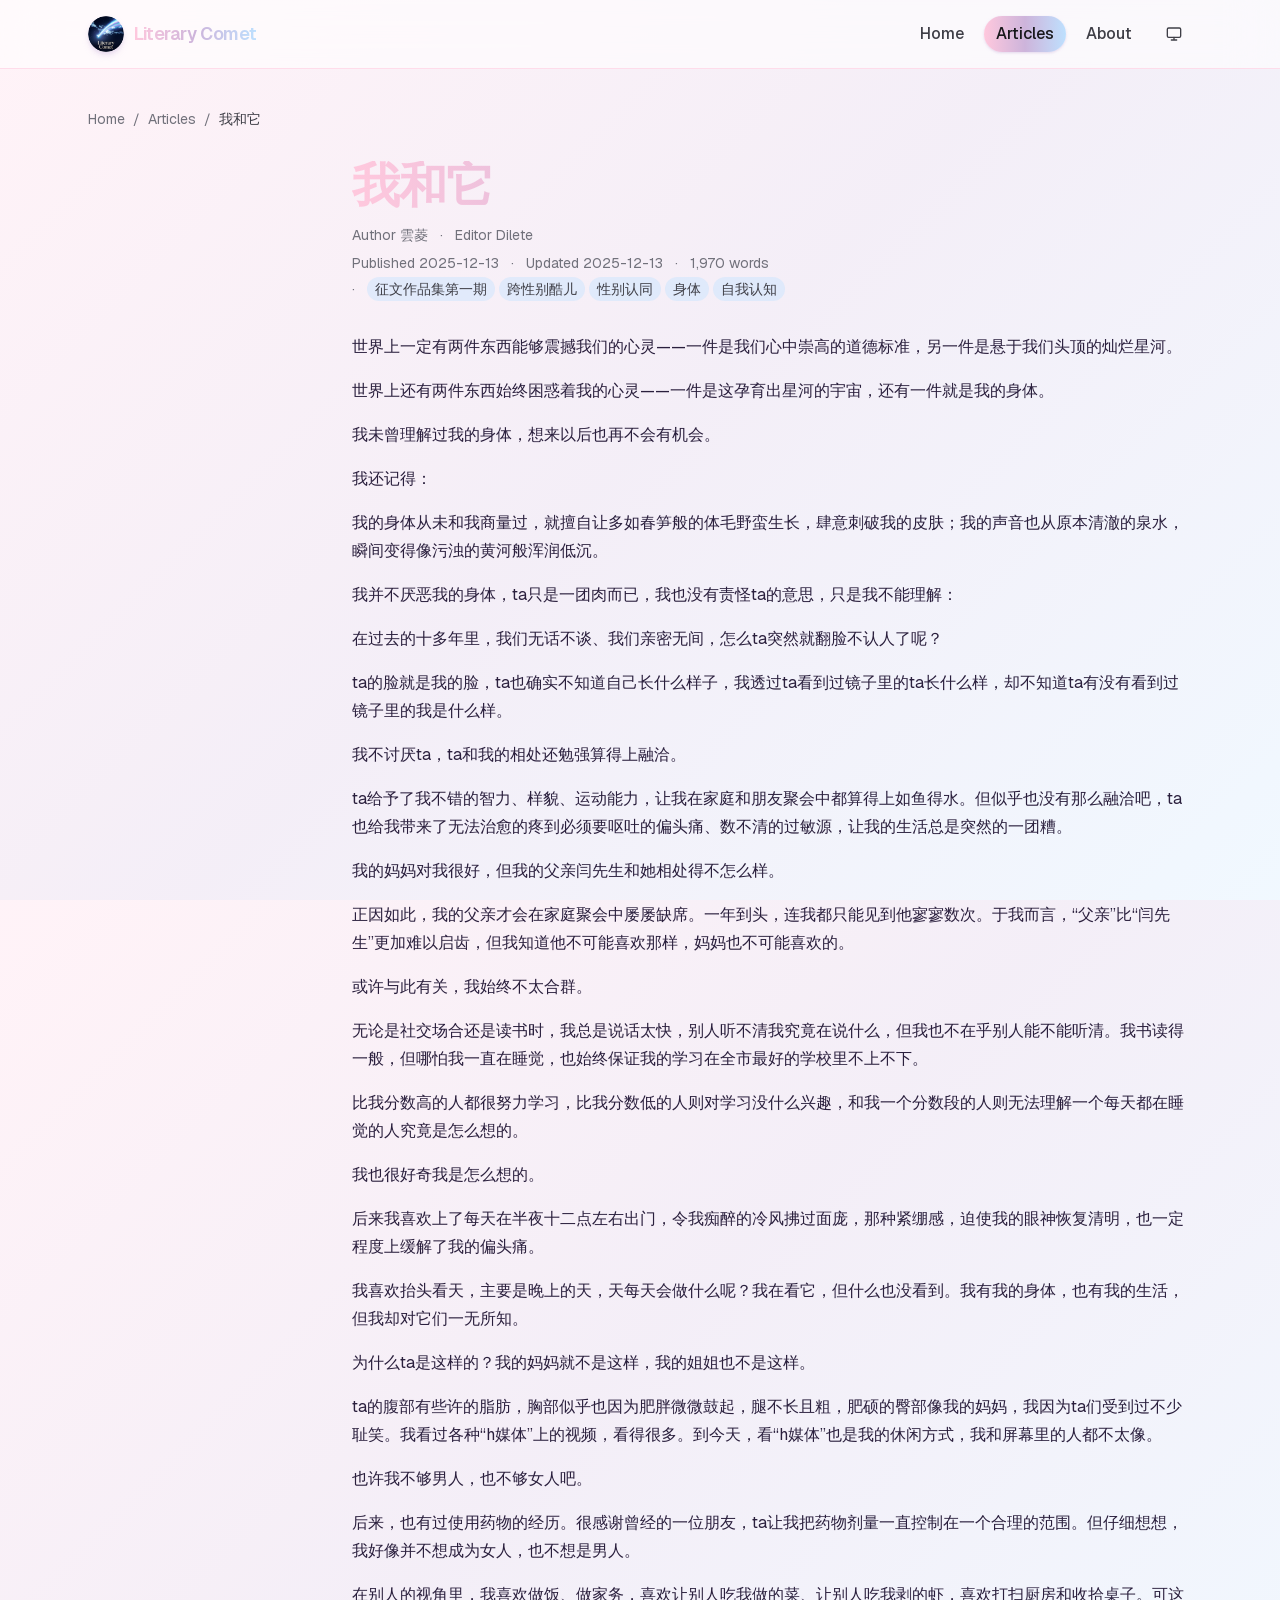
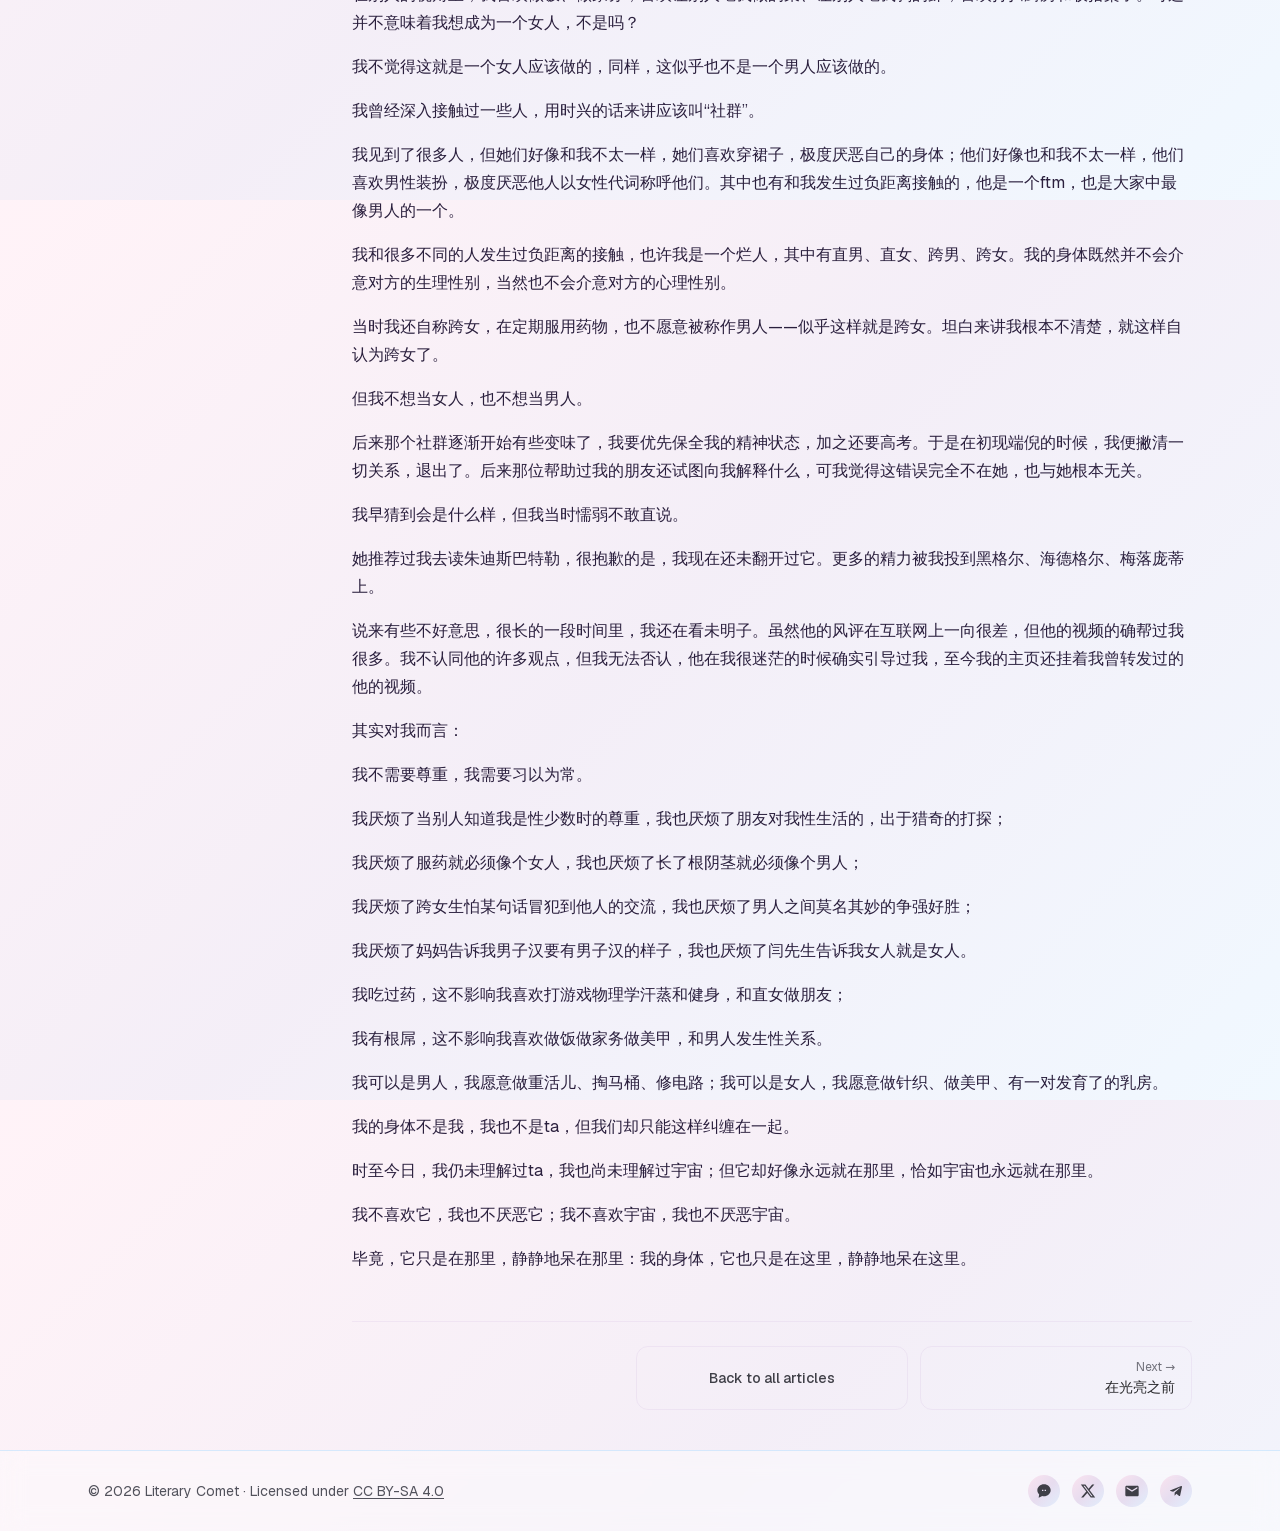
<file: articles/page5.html>
<!DOCTYPE html><html lang="en" class="geist_a71539c9-module__T19VSG__variable geist_mono_8d43a2aa-module__8Li5zG__variable ballet_9114a01e-module__DjartW__variable h-full antialiased"><head><meta charSet="utf-8"/><meta name="viewport" content="width=device-width, initial-scale=1"/><link rel="preload" href="/_next/static/media/797e433ab948586e-s.p.09zddjkbdep5a.woff2" as="font" crossorigin="" type="font/woff2"/><link rel="preload" href="/_next/static/media/caa3a2e1cccd8315-s.p.09~u27dqhyhd6.woff2" as="font" crossorigin="" type="font/woff2"/><link rel="preload" href="/_next/static/media/e6de1251430617f5-s.p.0yybhx5o7sl2u.woff2" as="font" crossorigin="" type="font/woff2"/><link rel="preload" as="image" href="/_next/static/media/logo_1.01trw8yap10c6.png"/><link rel="stylesheet" href="/_next/static/chunks/0si949tz0kvlj.css" data-precedence="next"/><link rel="preload" as="script" fetchPriority="low" href="/_next/static/chunks/0xzyipb4cwgaz.js"/><script src="/_next/static/chunks/0pqt~8bl3ukh4.js" async=""></script><script src="/_next/static/chunks/10z666t7-w_5v.js" async=""></script><script src="/_next/static/chunks/02j8d7.9f.ryz.js" async=""></script><script src="/_next/static/chunks/turbopack-0-f3n~a_x..37.js" async=""></script><script src="/_next/static/chunks/0xv285xmxdcry.js" async=""></script><script src="/_next/static/chunks/0d3shmwh5_nmn.js" async=""></script><script src="/_next/static/chunks/0o..czvk0kpv4.js" async=""></script><meta name="next-size-adjust" content=""/><title>我和它 · Literary Comet</title><meta name="description" content="文章深入探讨了个体对于自身身体、性别认同以及与外界规范之间的深刻疏离与挣扎，精妙地描绘了在认知与生理上不断转变的个体，对“自我”的理解进行了深刻的拷问。"/><link rel="icon" href="/icon.png?icon.0i-~msed-orq-.png" sizes="256x256" type="image/png"/><link rel="apple-touch-icon" href="/apple-icon.png?apple-icon.0i-~msed-orq-.png" sizes="256x256" type="image/png"/><script src="/_next/static/chunks/03~yq9q893hmn.js" noModule=""></script></head><body class="min-h-full flex flex-col"><div hidden=""><!--$--><!--/$--></div><script>((a,b,c,d,e,f,g,h)=>{let i=document.documentElement,j=["light","dark"];function k(b){var c;(Array.isArray(a)?a:[a]).forEach(a=>{let c="class"===a,d=c&&f?e.map(a=>f[a]||a):e;c?(i.classList.remove(...d),i.classList.add(f&&f[b]?f[b]:b)):i.setAttribute(a,b)}),c=b,h&&j.includes(c)&&(i.style.colorScheme=c)}if(d)k(d);else try{let a=localStorage.getItem(b)||c,d=g&&"system"===a?window.matchMedia("(prefers-color-scheme: dark)").matches?"dark":"light":a;k(d)}catch(a){}})("class","theme","system",null,["light","dark"],null,true,true)</script><header class="sticky top-0 z-50 backdrop-blur-xl bg-white/60 dark:bg-black/40 border-b border-brand-pink/60 dark:border-brand-purple/40"><div class="mx-auto max-w-6xl flex items-center justify-between px-6 py-4"><a aria-label="Literary Comet — home" class="flex items-center gap-2.5 group" href="/"><img alt="" width="36" height="36" decoding="async" data-nimg="1" class="h-9 w-9 rounded-full shadow-md shadow-brand-purple/40 transition-transform group-hover:scale-105" style="color:transparent" src="/_next/static/media/logo_1.01trw8yap10c6.png"/><span class="text-base sm:text-lg font-semibold tracking-tight bg-gradient-to-r from-brand-pink via-brand-purple to-brand-blue bg-clip-text text-transparent">Literary Comet</span></a><div class="flex items-center gap-2 sm:gap-3"><nav class="flex items-center gap-1 sm:gap-2 text-sm sm:text-base font-medium"><a class="px-3 py-1.5 rounded-full text-zinc-700 dark:text-zinc-200 hover:bg-gradient-to-r hover:from-brand-pink/50 hover:via-brand-purple/40 hover:to-brand-blue/50 transition-colors" href="/">Home</a><a aria-current="page" class="px-3 py-1.5 rounded-full text-zinc-900 dark:text-zinc-900 bg-gradient-to-r from-brand-pink via-brand-purple to-brand-blue shadow-sm shadow-brand-purple/40" href="/articles">Articles</a><a class="px-3 py-1.5 rounded-full text-zinc-700 dark:text-zinc-200 hover:bg-gradient-to-r hover:from-brand-pink/50 hover:via-brand-purple/40 hover:to-brand-blue/50 transition-colors" href="/about">About</a></nav><div class="h-9 w-9" aria-hidden="true"></div></div></div></header><main class="flex-1 flex flex-col"><section class="flex-1 mx-auto w-full max-w-6xl px-6 py-10"><nav aria-label="Breadcrumb" class="mb-8 text-sm text-zinc-500 dark:text-zinc-400"><ol class="flex flex-wrap items-center gap-2"><li><a class="hover:text-brand-purple dark:hover:text-brand-pink transition-colors" href="/">Home</a></li><li aria-hidden="true">/</li><li><a class="hover:text-brand-purple dark:hover:text-brand-pink transition-colors" href="/articles">Articles</a></li><li aria-hidden="true">/</li><li aria-current="page" class="text-zinc-700 dark:text-zinc-200 truncate max-w-xs">我和它</li></ol></nav><div class="grid gap-10 lg:grid-cols-[14rem_1fr]"><aside class="hidden lg:block"></aside><article><header class="mb-8"><h1 class="text-3xl sm:text-5xl font-black tracking-tight bg-gradient-to-r from-brand-pink via-brand-purple to-brand-blue bg-clip-text text-transparent">我和它</h1><div class="mt-4 flex flex-wrap items-center gap-x-3 gap-y-1 text-xs sm:text-sm text-zinc-500 dark:text-zinc-400"><span class="flex items-center gap-x-3"><span>Author <!-- -->雲菱</span></span><span class="flex items-center gap-x-3"><span aria-hidden="true">·</span><span>Editor <!-- -->Dilete</span></span></div><div class="mt-2 flex flex-wrap items-center gap-x-3 gap-y-1 text-xs sm:text-sm text-zinc-500 dark:text-zinc-400"><span class="flex items-center gap-x-3"><span>Published<!-- --> <time dateTime="2025-12-13">2025-12-13</time></span></span><span class="flex items-center gap-x-3"><span aria-hidden="true">·</span><span><span title="Last updated: 2025-12-13 00:00:00">Updated<!-- --> <time dateTime="2025-12-13T00:00:00">2025-12-13</time></span></span></span><span class="flex items-center gap-x-3"><span aria-hidden="true">·</span><span>1,970<!-- --> words</span></span><span class="flex items-center gap-x-3"><span aria-hidden="true">·</span><span class="flex flex-wrap gap-1"><span class="rounded-full bg-brand-blue/40 px-2 py-0.5 text-zinc-700 dark:text-zinc-200">征文作品集第一期</span><span class="rounded-full bg-brand-blue/40 px-2 py-0.5 text-zinc-700 dark:text-zinc-200">跨性别酷儿</span><span class="rounded-full bg-brand-blue/40 px-2 py-0.5 text-zinc-700 dark:text-zinc-200">性别认同</span><span class="rounded-full bg-brand-blue/40 px-2 py-0.5 text-zinc-700 dark:text-zinc-200">身体</span><span class="rounded-full bg-brand-blue/40 px-2 py-0.5 text-zinc-700 dark:text-zinc-200">自我认知</span></span></span></div></header><div class="markdown-body"><p>世界上一定有两件东西能够震撼我们的心灵——一件是我们心中崇高的道德标准，另一件是悬于我们头顶的灿烂星河。‌</p>
<p>世界上还有两件东西始终困惑着我的心灵——一件是这孕育出星河的宇宙，还有一件就是我的身体。</p>
<p>我未曾理解过我的身体，想来以后也再不会有机会。</p>
<p>我还记得：</p>
<p>我的身体从未和我商量过，就擅自让多如春笋般的体毛野蛮生长，肆意刺破我的皮肤；我的声音也从原本清澈的泉水，瞬间变得像污浊的黄河般浑润低沉。</p>
<p>我并不厌恶我的身体，ta只是一团肉而已，我也没有责怪ta的意思，只是我不能理解：</p>
<p>在过去的十多年里，我们无话不谈、我们亲密无间，怎么ta突然就翻脸不认人了呢？</p>
<p>ta的脸就是我的脸，ta也确实不知道自己长什么样子，我透过ta看到过镜子里的ta长什么样，却不知道ta有没有看到过镜子里的我是什么样。</p>
<p>我不讨厌ta，ta和我的相处还勉强算得上融洽。</p>
<p>ta给予了我不错的智力、样貌、运动能力，让我在家庭和朋友聚会中都算得上如鱼得水。但似乎也没有那么融洽吧，ta也给我带来了无法治愈的疼到必须要呕吐的偏头痛、数不清的过敏源，让我的生活总是突然的一团糟。</p>
<p>我的妈妈对我很好，但我的父亲闫先生和她相处得不怎么样。</p>
<p>正因如此，我的父亲才会在家庭聚会中屡屡缺席。一年到头，连我都只能见到他寥寥数次。于我而言，“父亲”比“闫先生”更加难以启齿，但我知道他不可能喜欢那样，妈妈也不可能喜欢的。</p>
<p>或许与此有关，我始终不太合群。</p>
<p>无论是社交场合还是读书时，我总是说话太快，别人听不清我究竟在说什么，但我也不在乎别人能不能听清。我书读得一般，但哪怕我一直在睡觉，也始终保证我的学习在全市最好的学校里不上不下。</p>
<p>比我分数高的人都很努力学习，比我分数低的人则对学习没什么兴趣，和我一个分数段的人则无法理解一个每天都在睡觉的人究竟是怎么想的。</p>
<p>我也很好奇我是怎么想的。</p>
<p>后来我喜欢上了每天在半夜十二点左右出门，令我痴醉的冷风拂过面庞，那种紧绷感，迫使我的眼神恢复清明，也一定程度上缓解了我的偏头痛。</p>
<p>我喜欢抬头看天，主要是晚上的天，天每天会做什么呢？我在看它，但什么也没看到。我有我的身体，也有我的生活，但我却对它们一无所知。</p>
<p>为什么ta是这样的？我的妈妈就不是这样，我的姐姐也不是这样。</p>
<p>ta的腹部有些许的脂肪，胸部似乎也因为肥胖微微鼓起，腿不长且粗，肥硕的臀部像我的妈妈，我因为ta们受到过不少耻笑。我看过各种“h媒体”上的视频，看得很多。到今天，看“h媒体”也是我的休闲方式，我和屏幕里的人都不太像。</p>
<p>也许我不够男人，也不够女人吧。</p>
<p>后来，也有过使用药物的经历。很感谢曾经的一位朋友，ta让我把药物剂量一直控制在一个合理的范围。但仔细想想，我好像并不想成为女人，也不想是男人。</p>
<p>在别人的视角里，我喜欢做饭、做家务，喜欢让别人吃我做的菜、让别人吃我剥的虾，喜欢打扫厨房和收拾桌子。可这并不意味着我想成为一个女人，不是吗？</p>
<p>我不觉得这就是一个女人应该做的，同样，这似乎也不是一个男人应该做的。</p>
<p>我曾经深入接触过一些人，用时兴的话来讲应该叫“社群”。</p>
<p>我见到了很多人，但她们好像和我不太一样，她们喜欢穿裙子，极度厌恶自己的身体；他们好像也和我不太一样，他们喜欢男性装扮，极度厌恶他人以女性代词称呼他们。其中也有和我发生过负距离接触的，他是一个ftm，也是大家中最像男人的一个。</p>
<p>我和很多不同的人发生过负距离的接触，也许我是一个烂人，其中有直男、直女、跨男、跨女。我的身体既然并不会介意对方的生理性别，当然也不会介意对方的心理性别。</p>
<p>当时我还自称跨女，在定期服用药物，也不愿意被称作男人——似乎这样就是跨女。坦白来讲我根本不清楚，就这样自认为跨女了。</p>
<p>但我不想当女人，也不想当男人。</p>
<p>后来那个社群逐渐开始有些变味了，我要优先保全我的精神状态，加之还要高考。于是在初现端倪的时候，我便撇清一切关系，退出了。后来那位帮助过我的朋友还试图向我解释什么，可我觉得这错误完全不在她，也与她根本无关。</p>
<p>我早猜到会是什么样，但我当时懦弱不敢直说。</p>
<p>她推荐过我去读朱迪斯巴特勒，很抱歉的是，我现在还未翻开过它。更多的精力被我投到黑格尔、海德格尔、梅落庞蒂上。</p>
<p>说来有些不好意思，很长的一段时间里，我还在看未明子。虽然他的风评在互联网上一向很差，但他的视频的确帮过我很多。我不认同他的许多观点，但我无法否认，他在我很迷茫的时候确实引导过我，至今我的主页还挂着我曾转发过的他的视频。</p>
<p>其实对我而言：</p>
<p>我不需要尊重，我需要习以为常。</p>
<p>我厌烦了当别人知道我是性少数时的尊重，我也厌烦了朋友对我性生活的，出于猎奇的打探；</p>
<p>我厌烦了服药就必须像个女人，我也厌烦了长了根阴茎就必须像个男人；</p>
<p>我厌烦了跨女生怕某句话冒犯到他人的交流，我也厌烦了男人之间莫名其妙的争强好胜；</p>
<p>我厌烦了妈妈告诉我男子汉要有男子汉的样子，我也厌烦了闫先生告诉我女人就是女人。</p>
<p>我吃过药，这不影响我喜欢打游戏物理学汗蒸和健身，和直女做朋友；</p>
<p>我有根屌，这不影响我喜欢做饭做家务做美甲，和男人发生性关系。</p>
<p>我可以是男人，我愿意做重活儿、掏马桶、修电路；我可以是女人，我愿意做针织、做美甲、有一对发育了的乳房。</p>
<p>我的身体不是我，我也不是ta，但我们却只能这样纠缠在一起。</p>
<p>时至今日，我仍未理解过ta，我也尚未理解过宇宙；但它却好像永远就在那里，恰如宇宙也永远就在那里。</p>
<p>我不喜欢它，我也不厌恶它；我不喜欢宇宙，我也不厌恶宇宙。</p>
<p>毕竟，它只是在那里，静静地呆在那里：我的身体，它也只是在这里，静静地呆在这里。</p></div><nav aria-label="Article navigation" class="mt-12 border-t border-brand-purple/20 pt-6 grid grid-cols-1 sm:grid-cols-3 gap-3"><span aria-hidden="true" class="hidden sm:block"></span><a class="grid place-items-center rounded-xl border border-brand-purple/20 px-4 py-3 text-sm font-medium text-zinc-700 dark:text-zinc-200 hover:bg-gradient-to-r hover:from-brand-pink/30 hover:via-brand-purple/30 hover:to-brand-blue/30 transition-colors" href="/articles">Back to all articles</a><a rel="next" class="group rounded-xl border border-brand-purple/20 px-4 py-3 text-right hover:bg-brand-blue/20 dark:hover:bg-brand-blue/15 transition-colors" href="/articles/page6"><span class="block text-xs text-zinc-500 dark:text-zinc-400 group-hover:text-brand-purple dark:group-hover:text-brand-pink transition-colors">Next →</span><span class="block mt-0.5 text-sm font-medium text-zinc-800 dark:text-zinc-100 line-clamp-2">在光亮之前</span></a></nav></article></div></section><!--$--><!--/$--><button type="button" aria-label="Scroll to top" title="Scroll to top" class="fixed bottom-6 right-6 z-40 grid place-items-center h-12 w-12 rounded-full bg-gradient-to-br from-brand-pink via-brand-purple to-brand-blue text-zinc-800 shadow-lg shadow-brand-purple/40 hover:shadow-xl hover:shadow-brand-purple/60 hover:-translate-y-0.5 focus:outline-none focus:ring-2 focus:ring-brand-purple/60 focus:ring-offset-2 transition-all duration-200 opacity-0 pointer-events-none"><svg viewBox="0 0 24 24" fill="none" stroke="currentColor" stroke-width="2.5" stroke-linecap="round" stroke-linejoin="round" class="h-5 w-5" aria-hidden="true"><path d="M18 15l-6-6-6 6"></path></svg></button></main><footer class="mt-auto border-t border-brand-blue/60 dark:border-brand-purple/40 bg-white/40 dark:bg-black/30 backdrop-blur-md"><div class="mx-auto max-w-6xl flex flex-col sm:flex-row items-center justify-between gap-4 px-6 py-6 text-sm"><p class="text-zinc-600 dark:text-zinc-400">© <!-- -->2026<!-- --> Literary Comet · Licensed under<!-- --> <a href="https://creativecommons.org/licenses/by-sa/4.0/" target="_blank" rel="license noopener noreferrer" class="underline underline-offset-2 hover:text-brand-purple dark:hover:text-brand-pink transition-colors">CC BY-SA 4.0</a></p><ul class="flex items-center gap-3"><li><a href="https://qm.qq.com/q/IKoi4kwryo" aria-label="QQ读者群" title="QQ读者群" target="_blank" rel="noopener noreferrer" class="grid place-items-center h-8 w-8 rounded-full text-zinc-700 dark:text-zinc-200 bg-gradient-to-br from-brand-pink/40 via-brand-purple/40 to-brand-blue/40 hover:from-brand-pink hover:via-brand-purple hover:to-brand-blue hover:text-zinc-900 transition-colors"><svg viewBox="0 0 24 24" fill="currentColor" aria-hidden="true" class="h-4 w-4"><path d="M12 2C6.48 2 2 6.04 2 11c0 2.34 1.05 4.46 2.74 6.04L4 22l5.34-2.39c.86.25 1.75.39 2.66.39 5.52 0 10-4.04 10-9S17.52 2 12 2zm-3 8h2v2H9zm4 0h2v2h-2z"></path></svg></a></li><li><a href="https://x.com/CometFor18207" aria-label="X" title="X" target="_blank" rel="noopener noreferrer" class="grid place-items-center h-8 w-8 rounded-full text-zinc-700 dark:text-zinc-200 bg-gradient-to-br from-brand-pink/40 via-brand-purple/40 to-brand-blue/40 hover:from-brand-pink hover:via-brand-purple hover:to-brand-blue hover:text-zinc-900 transition-colors"><svg viewBox="0 0 24 24" fill="currentColor" aria-hidden="true" class="h-4 w-4"><path d="M18.244 2.25h3.308l-7.227 8.26 8.502 11.24H16.17l-5.214-6.817L4.99 21.75H1.68l7.73-8.835L1.254 2.25H8.08l4.713 6.231 5.451-6.231zm-1.161 17.52h1.833L7.084 4.126H5.117L17.083 19.77z"></path></svg></a></li><li><a href="mailto:literarycomet@gmail.com" aria-label="Mail" title="Mail" target="_blank" rel="noopener noreferrer" class="grid place-items-center h-8 w-8 rounded-full text-zinc-700 dark:text-zinc-200 bg-gradient-to-br from-brand-pink/40 via-brand-purple/40 to-brand-blue/40 hover:from-brand-pink hover:via-brand-purple hover:to-brand-blue hover:text-zinc-900 transition-colors"><svg viewBox="0 0 24 24" fill="currentColor" aria-hidden="true" class="h-4 w-4"><path d="M20 4H4c-1.1 0-2 .9-2 2v12c0 1.1.9 2 2 2h16c1.1 0 2-.9 2-2V6c0-1.1-.9-2-2-2zm0 4.236l-8 4.882L4 8.236V6l8 4.882L20 6v2.236z"></path></svg></a></li><li><a href="https://t.me/literarycomet" aria-label="Telegram" title="Telegram" target="_blank" rel="noopener noreferrer" class="grid place-items-center h-8 w-8 rounded-full text-zinc-700 dark:text-zinc-200 bg-gradient-to-br from-brand-pink/40 via-brand-purple/40 to-brand-blue/40 hover:from-brand-pink hover:via-brand-purple hover:to-brand-blue hover:text-zinc-900 transition-colors"><svg viewBox="0 0 24 24" fill="currentColor" aria-hidden="true" class="h-4 w-4"><path d="M9.78 18.65l.28-4.23 7.68-6.92c.34-.31-.07-.46-.52-.19L7.74 13.3 3.64 12c-.88-.25-.89-.86.2-1.3l15.97-6.16c.73-.33 1.43.18 1.15 1.3l-2.72 12.81c-.19.91-.74 1.13-1.5.71L12.6 16.3l-1.99 1.93c-.23.23-.42.42-.83.42z"></path></svg></a></li></ul></div></footer><script src="/_next/static/chunks/0xzyipb4cwgaz.js" id="_R_" async=""></script><script>(self.__next_f=self.__next_f||[]).push([0])</script><script>self.__next_f.push([1,"1:\"$Sreact.fragment\"\n2:I[59919,[\"/_next/static/chunks/0xv285xmxdcry.js\",\"/_next/static/chunks/0d3shmwh5_nmn.js\"],\"default\"]\n3:I[2971,[\"/_next/static/chunks/0xv285xmxdcry.js\",\"/_next/static/chunks/0d3shmwh5_nmn.js\"],\"default\"]\n4:I[39756,[\"/_next/static/chunks/0xv285xmxdcry.js\",\"/_next/static/chunks/0d3shmwh5_nmn.js\"],\"default\"]\n5:I[37457,[\"/_next/static/chunks/0xv285xmxdcry.js\",\"/_next/static/chunks/0d3shmwh5_nmn.js\"],\"default\"]\ne:I[68027,[\"/_next/static/chunks/0xv285xmxdcry.js\",\"/_next/static/chunks/0d3shmwh5_nmn.js\"],\"default\",1]\n:HL[\"/_next/static/chunks/0si949tz0kvlj.css\",\"style\"]\n:HL[\"/_next/static/media/797e433ab948586e-s.p.09zddjkbdep5a.woff2\",\"font\",{\"crossOrigin\":\"\",\"type\":\"font/woff2\"}]\n:HL[\"/_next/static/media/caa3a2e1cccd8315-s.p.09~u27dqhyhd6.woff2\",\"font\",{\"crossOrigin\":\"\",\"type\":\"font/woff2\"}]\n:HL[\"/_next/static/media/e6de1251430617f5-s.p.0yybhx5o7sl2u.woff2\",\"font\",{\"crossOrigin\":\"\",\"type\":\"font/woff2\"}]\n"])</script><script>self.__next_f.push([1,"0:{\"P\":null,\"c\":[\"\",\"articles\",\"page5\"],\"q\":\"\",\"i\":false,\"f\":[[[\"\",{\"children\":[\"articles\",{\"children\":[[\"slug\",\"page5\",\"d\",null],{\"children\":[\"__PAGE__\",{}]}]}]},\"$undefined\",\"$undefined\",16],[[\"$\",\"$1\",\"c\",{\"children\":[[[\"$\",\"link\",\"0\",{\"rel\":\"stylesheet\",\"href\":\"/_next/static/chunks/0si949tz0kvlj.css\",\"precedence\":\"next\",\"crossOrigin\":\"$undefined\",\"nonce\":\"$undefined\"}],[\"$\",\"script\",\"script-0\",{\"src\":\"/_next/static/chunks/0xv285xmxdcry.js\",\"async\":true,\"nonce\":\"$undefined\"}],[\"$\",\"script\",\"script-1\",{\"src\":\"/_next/static/chunks/0d3shmwh5_nmn.js\",\"async\":true,\"nonce\":\"$undefined\"}]],[\"$\",\"html\",null,{\"lang\":\"en\",\"className\":\"geist_a71539c9-module__T19VSG__variable geist_mono_8d43a2aa-module__8Li5zG__variable ballet_9114a01e-module__DjartW__variable h-full antialiased\",\"suppressHydrationWarning\":true,\"children\":[\"$\",\"body\",null,{\"className\":\"min-h-full flex flex-col\",\"suppressHydrationWarning\":true,\"children\":[\"$\",\"$L2\",null,{\"children\":[[\"$\",\"$L3\",null,{}],[\"$\",\"main\",null,{\"className\":\"flex-1 flex flex-col\",\"children\":[\"$\",\"$L4\",null,{\"parallelRouterKey\":\"children\",\"error\":\"$undefined\",\"errorStyles\":\"$undefined\",\"errorScripts\":\"$undefined\",\"template\":[\"$\",\"$L5\",null,{}],\"templateStyles\":\"$undefined\",\"templateScripts\":\"$undefined\",\"notFound\":[[[\"$\",\"title\",null,{\"children\":\"404: This page could not be found.\"}],[\"$\",\"div\",null,{\"style\":{\"fontFamily\":\"system-ui,\\\"Segoe UI\\\",Roboto,Helvetica,Arial,sans-serif,\\\"Apple Color Emoji\\\",\\\"Segoe UI Emoji\\\"\",\"height\":\"100vh\",\"textAlign\":\"center\",\"display\":\"flex\",\"flexDirection\":\"column\",\"alignItems\":\"center\",\"justifyContent\":\"center\"},\"children\":[\"$\",\"div\",null,{\"children\":[[\"$\",\"style\",null,{\"dangerouslySetInnerHTML\":{\"__html\":\"body{color:#000;background:#fff;margin:0}.next-error-h1{border-right:1px solid rgba(0,0,0,.3)}@media (prefers-color-scheme:dark){body{color:#fff;background:#000}.next-error-h1{border-right:1px solid rgba(255,255,255,.3)}}\"}}],[\"$\",\"h1\",null,{\"className\":\"next-error-h1\",\"style\":{\"display\":\"inline-block\",\"margin\":\"0 20px 0 0\",\"padding\":\"0 23px 0 0\",\"fontSize\":24,\"fontWeight\":500,\"verticalAlign\":\"top\",\"lineHeight\":\"49px\"},\"children\":404}],[\"$\",\"div\",null,{\"style\":{\"display\":\"inline-block\"},\"children\":[\"$\",\"h2\",null,{\"style\":{\"fontSize\":14,\"fontWeight\":400,\"lineHeight\":\"49px\",\"margin\":0},\"children\":\"This page could not be found.\"}]}]]}]}]],[]],\"forbidden\":\"$undefined\",\"unauthorized\":\"$undefined\"}]}],[\"$\",\"footer\",null,{\"className\":\"mt-auto border-t border-brand-blue/60 dark:border-brand-purple/40 bg-white/40 dark:bg-black/30 backdrop-blur-md\",\"children\":[\"$\",\"div\",null,{\"className\":\"mx-auto max-w-6xl flex flex-col sm:flex-row items-center justify-between gap-4 px-6 py-6 text-sm\",\"children\":[[\"$\",\"p\",null,{\"className\":\"text-zinc-600 dark:text-zinc-400\",\"children\":[\"© \",\"2026\",\" Literary Comet · Licensed under\",\" \",[\"$\",\"a\",null,{\"href\":\"https://creativecommons.org/licenses/by-sa/4.0/\",\"target\":\"_blank\",\"rel\":\"license noopener noreferrer\",\"className\":\"underline underline-offset-2 hover:text-brand-purple dark:hover:text-brand-pink transition-colors\",\"children\":\"CC BY-SA 4.0\"}]]}],[\"$\",\"ul\",null,{\"className\":\"flex items-center gap-3\",\"children\":[[\"$\",\"li\",\"QQ读者群\",{\"children\":[\"$\",\"a\",null,{\"href\":\"https://qm.qq.com/q/IKoi4kwryo\",\"aria-label\":\"QQ读者群\",\"title\":\"QQ读者群\",\"target\":\"_blank\",\"rel\":\"noopener noreferrer\",\"className\":\"grid place-items-center h-8 w-8 rounded-full text-zinc-700 dark:text-zinc-200 bg-gradient-to-br from-brand-pink/40 via-brand-purple/40 to-brand-blue/40 hover:from-brand-pink hover:via-brand-purple hover:to-brand-blue hover:text-zinc-900 transition-colors\",\"children\":[\"$\",\"svg\",null,{\"viewBox\":\"0 0 24 24\",\"fill\":\"currentColor\",\"aria-hidden\":\"true\",\"className\":\"h-4 w-4\",\"children\":[\"$\",\"path\",null,{\"d\":\"M12 2C6.48 2 2 6.04 2 11c0 2.34 1.05 4.46 2.74 6.04L4 22l5.34-2.39c.86.25 1.75.39 2.66.39 5.52 0 10-4.04 10-9S17.52 2 12 2zm-3 8h2v2H9zm4 0h2v2h-2z\"}]}]}]}],[\"$\",\"li\",\"X\",{\"children\":[\"$\",\"a\",null,{\"href\":\"https://x.com/CometFor18207\",\"aria-label\":\"X\",\"title\":\"X\",\"target\":\"_blank\",\"rel\":\"noopener noreferrer\",\"className\":\"grid place-items-center h-8 w-8 rounded-full text-zinc-700 dark:text-zinc-200 bg-gradient-to-br from-brand-pink/40 via-brand-purple/40 to-brand-blue/40 hover:from-brand-pink hover:via-brand-purple hover:to-brand-blue hover:text-zinc-900 transition-colors\",\"children\":\"$L6\"}]}],\"$L7\",\"$L8\"]}]]}]}]]}]}]}]]}],{\"children\":[\"$L9\",{\"children\":[\"$La\",{\"children\":[\"$Lb\",{},null,false,null]},null,false,\"$@c\"]},null,false,null]},null,false,null],\"$Ld\",false]],\"m\":\"$undefined\",\"G\":[\"$e\",[\"$Lf\"]],\"S\":true,\"h\":null,\"s\":\"$undefined\",\"l\":\"$undefined\",\"p\":\"$undefined\",\"d\":\"$undefined\",\"b\":\"2QBPGoEmQyomdr7blVJTn\"}\n"])</script><script>self.__next_f.push([1,"10:I[63687,[\"/_next/static/chunks/0xv285xmxdcry.js\",\"/_next/static/chunks/0d3shmwh5_nmn.js\",\"/_next/static/chunks/0o..czvk0kpv4.js\"],\"default\"]\n12:I[97367,[\"/_next/static/chunks/0xv285xmxdcry.js\",\"/_next/static/chunks/0d3shmwh5_nmn.js\"],\"OutletBoundary\"]\n13:\"$Sreact.suspense\"\n16:I[97367,[\"/_next/static/chunks/0xv285xmxdcry.js\",\"/_next/static/chunks/0d3shmwh5_nmn.js\"],\"ViewportBoundary\"]\n18:I[97367,[\"/_next/static/chunks/0xv285xmxdcry.js\",\"/_next/static/chunks/0d3shmwh5_nmn.js\"],\"MetadataBoundary\"]\n6:[\"$\",\"svg\",null,{\"viewBox\":\"0 0 24 24\",\"fill\":\"currentColor\",\"aria-hidden\":\"true\",\"className\":\"h-4 w-4\",\"children\":[\"$\",\"path\",null,{\"d\":\"M18.244 2.25h3.308l-7.227 8.26 8.502 11.24H16.17l-5.214-6.817L4.99 21.75H1.68l7.73-8.835L1.254 2.25H8.08l4.713 6.231 5.451-6.231zm-1.161 17.52h1.833L7.084 4.126H5.117L17.083 19.77z\"}]}]\n7:[\"$\",\"li\",\"Mail\",{\"children\":[\"$\",\"a\",null,{\"href\":\"mailto:literarycomet@gmail.com\",\"aria-label\":\"Mail\",\"title\":\"Mail\",\"target\":\"_blank\",\"rel\":\"noopener noreferrer\",\"className\":\"grid place-items-center h-8 w-8 rounded-full text-zinc-700 dark:text-zinc-200 bg-gradient-to-br from-brand-pink/40 via-brand-purple/40 to-brand-blue/40 hover:from-brand-pink hover:via-brand-purple hover:to-brand-blue hover:text-zinc-900 transition-colors\",\"children\":[\"$\",\"svg\",null,{\"viewBox\":\"0 0 24 24\",\"fill\":\"currentColor\",\"aria-hidden\":\"true\",\"className\":\"h-4 w-4\",\"children\":[\"$\",\"path\",null,{\"d\":\"M20 4H4c-1.1 0-2 .9-2 2v12c0 1.1.9 2 2 2h16c1.1 0 2-.9 2-2V6c0-1.1-.9-2-2-2zm0 4.236l-8 4.882L4 8.236V6l8 4.882L20 6v2.236z\"}]}]}]}]\n8:[\"$\",\"li\",\"Telegram\",{\"children\":[\"$\",\"a\",null,{\"href\":\"https://t.me/literarycomet\",\"aria-label\":\"Telegram\",\"title\":\"Telegram\",\"target\":\"_blank\",\"rel\":\"noopener noreferrer\",\"className\":\"grid place-items-center h-8 w-8 rounded-full text-zinc-700 dark:text-zinc-200 bg-gradient-to-br from-brand-pink/40 via-brand-purple/40 to-brand-blue/40 hover:from-brand-pink hover:via-brand-purple hover:to-brand-blue hover:text-zinc-900 transition-colors\",\"children\":[\"$\",\"svg\",null,{\"viewBox\":\"0 0 24 24\",\"fill\":\"currentColor\",\"aria-hidden\":\"true\",\"className\":\"h-4 w-4\",\"children\":[\"$\",\"path\",null,{\"d\":\"M9.78 18.65l.28-4.23 7.68-6.92c.34-.31-.07-.46-.52-.19L7.74 13.3 3.64 12c-.88-.25-.89-.86.2-1.3l15.97-6.16c.73-.33 1.43.18 1.15 1.3l-2.72 12.81c-.19.91-.74 1.13-1.5.71L12.6 16.3l-1.99 1.93c-.23.23-.42.42-.83.42z\"}]}]}]}]\n9:[\"$\",\"$1\",\"c\",{\"children\":[[[\"$\",\"script\",\"script-0\",{\"src\":\"/_next/static/chunks/0o..czvk0kpv4.js\",\"async\":true,\"nonce\":\"$undefined\"}]],[[\"$\",\"$L4\",null,{\"parallelRouterKey\":\"children\",\"error\":\"$undefined\",\"errorStyles\":\"$undefined\",\"errorScripts\":\"$undefined\",\"template\":[\"$\",\"$L5\",null,{}],\"templateStyles\":\"$undefined\",\"templateScripts\":\"$undefined\",\"notFound\":\"$undefined\",\"forbidden\":\"$undefined\",\"unauthorized\":\"$undefined\"}],[\"$\",\"$L10\",null,{}]]]}]\na:[\"$\",\"$1\",\"c\",{\"children\":[null,[\"$\",\"$L4\",null,{\"parallelRouterKey\":\"children\",\"error\":\"$undefined\",\"errorStyles\":\"$undefined\",\"errorScripts\":\"$undefined\",\"template\":[\"$\",\"$L5\",null,{}],\"templateStyles\":\"$undefined\",\"templateScripts\":\"$undefined\",\"notFound\":\"$undefined\",\"forbidden\":\"$undefined\",\"unauthorized\":\"$undefined\"}]]}]\nb:[\"$\",\"$1\",\"c\",{\"children\":[\"$L11\",null,[\"$\",\"$L12\",null,{\"children\":[\"$\",\"$13\",null,{\"name\":\"Next.MetadataOutlet\",\"children\":\"$@14\"}]}]]}]\n15:[]\nc:\"$W15\"\nd:[\"$\",\"$1\",\"h\",{\"children\":[null,[\"$\",\"$L16\",null,{\"children\":\"$L17\"}],[\"$\",\"div\",null,{\"hidden\":true,\"children\":[\"$\",\"$L18\",null,{\"children\":[\"$\",\"$13\",null,{\"name\":\"Next.Metadata\",\"children\":\"$L19\"}]}]}],[\"$\",\"meta\",null,{\"name\":\"next-size-adjust\",\"content\":\"\"}]]}]\nf:[\"$\",\"link\",\"0\",{\"rel\":\"stylesheet\",\"href\":\"/_next/static/chunks/0si949tz0kvlj.css\",\"precedence\":\"next\",\"crossOrigin\":\"$undefined\",\"nonce\":\"$undefined\"}]\n"])</script><script>self.__next_f.push([1,"17:[[\"$\",\"meta\",\"0\",{\"charSet\":\"utf-8\"}],[\"$\",\"meta\",\"1\",{\"name\":\"viewport\",\"content\":\"width=device-width, initial-scale=1\"}]]\n"])</script><script>self.__next_f.push([1,"1a:I[27201,[\"/_next/static/chunks/0xv285xmxdcry.js\",\"/_next/static/chunks/0d3shmwh5_nmn.js\"],\"IconMark\"]\n14:null\n19:[[\"$\",\"title\",\"0\",{\"children\":\"我和它 · Literary Comet\"}],[\"$\",\"meta\",\"1\",{\"name\":\"description\",\"content\":\"文章深入探讨了个体对于自身身体、性别认同以及与外界规范之间的深刻疏离与挣扎，精妙地描绘了在认知与生理上不断转变的个体，对“自我”的理解进行了深刻的拷问。\"}],[\"$\",\"link\",\"2\",{\"rel\":\"icon\",\"href\":\"/icon.png?icon.0i-~msed-orq-.png\",\"sizes\":\"256x256\",\"type\":\"image/png\"}],[\"$\",\"link\",\"3\",{\"rel\":\"apple-touch-icon\",\"href\":\"/apple-icon.png?apple-icon.0i-~msed-orq-.png\",\"sizes\":\"256x256\",\"type\":\"image/png\"}],[\"$\",\"$L1a\",\"4\",{}]]\n"])</script><script>self.__next_f.push([1,"1b:I[22016,[\"/_next/static/chunks/0xv285xmxdcry.js\",\"/_next/static/chunks/0d3shmwh5_nmn.js\",\"/_next/static/chunks/0o..czvk0kpv4.js\"],\"\"]\n"])</script><script>self.__next_f.push([1,"11:[\"$\",\"section\",null,{\"className\":\"flex-1 mx-auto w-full max-w-6xl px-6 py-10\",\"children\":[[\"$\",\"nav\",null,{\"aria-label\":\"Breadcrumb\",\"className\":\"mb-8 text-sm text-zinc-500 dark:text-zinc-400\",\"children\":[\"$\",\"ol\",null,{\"className\":\"flex flex-wrap items-center gap-2\",\"children\":[[\"$\",\"li\",null,{\"children\":[\"$\",\"$L1b\",null,{\"href\":\"/\",\"className\":\"hover:text-brand-purple dark:hover:text-brand-pink transition-colors\",\"children\":\"Home\"}]}],[\"$\",\"li\",null,{\"aria-hidden\":\"true\",\"children\":\"/\"}],[\"$\",\"li\",null,{\"children\":[\"$\",\"$L1b\",null,{\"href\":\"/articles\",\"className\":\"hover:text-brand-purple dark:hover:text-brand-pink transition-colors\",\"children\":\"Articles\"}]}],[\"$\",\"li\",null,{\"aria-hidden\":\"true\",\"children\":\"/\"}],[\"$\",\"li\",null,{\"aria-current\":\"page\",\"className\":\"text-zinc-700 dark:text-zinc-200 truncate max-w-xs\",\"children\":\"我和它\"}]]}]}],[\"$\",\"div\",null,{\"className\":\"grid gap-10 lg:grid-cols-[14rem_1fr]\",\"children\":[[\"$\",\"aside\",null,{\"className\":\"hidden lg:block\",\"children\":false}],[\"$\",\"article\",null,{\"children\":[[\"$\",\"header\",null,{\"className\":\"mb-8\",\"children\":[[\"$\",\"h1\",null,{\"className\":\"text-3xl sm:text-5xl font-black tracking-tight bg-gradient-to-r from-brand-pink via-brand-purple to-brand-blue bg-clip-text text-transparent\",\"children\":\"我和它\"}],[\"$\",\"div\",null,{\"className\":\"mt-4 flex flex-wrap items-center gap-x-3 gap-y-1 text-xs sm:text-sm text-zinc-500 dark:text-zinc-400\",\"children\":[[\"$\",\"span\",\"author\",{\"className\":\"flex items-center gap-x-3\",\"children\":[false,[\"$\",\"span\",null,{\"children\":[\"Author \",\"雲菱\"]}]]}],[\"$\",\"span\",\"editor\",{\"className\":\"flex items-center gap-x-3\",\"children\":[[\"$\",\"span\",null,{\"aria-hidden\":\"true\",\"children\":\"·\"}],[\"$\",\"span\",null,{\"children\":[\"Editor \",\"Dilete\"]}]]}]]}],[\"$\",\"div\",null,{\"className\":\"mt-2 flex flex-wrap items-center gap-x-3 gap-y-1 text-xs sm:text-sm text-zinc-500 dark:text-zinc-400\",\"children\":[[[\"$\",\"span\",\"published\",{\"className\":\"flex items-center gap-x-3\",\"children\":[false,[\"$\",\"span\",null,{\"children\":[\"Published\",\" \",[\"$\",\"time\",null,{\"dateTime\":\"2025-12-13\",\"children\":\"2025-12-13\"}]]}]]}],[\"$\",\"span\",\"updated\",{\"className\":\"flex items-center gap-x-3\",\"children\":[[\"$\",\"span\",null,{\"aria-hidden\":\"true\",\"children\":\"·\"}],[\"$\",\"span\",null,{\"children\":[\"$\",\"span\",null,{\"title\":\"Last updated: 2025-12-13 00:00:00\",\"children\":[\"Updated\",\" \",[\"$\",\"time\",null,{\"dateTime\":\"2025-12-13T00:00:00\",\"children\":\"2025-12-13\"}]]}]}]]}],[\"$\",\"span\",\"words\",{\"className\":\"flex items-center gap-x-3\",\"children\":[[\"$\",\"span\",null,{\"aria-hidden\":\"true\",\"children\":\"·\"}],[\"$\",\"span\",null,{\"children\":[\"1,970\",\" words\"]}]]}]],[\"$\",\"span\",null,{\"className\":\"flex items-center gap-x-3\",\"children\":[[\"$\",\"span\",null,{\"aria-hidden\":\"true\",\"children\":\"·\"}],[\"$\",\"span\",null,{\"className\":\"flex flex-wrap gap-1\",\"children\":[[\"$\",\"span\",\"征文作品集第一期\",{\"className\":\"rounded-full bg-brand-blue/40 px-2 py-0.5 text-zinc-700 dark:text-zinc-200\",\"children\":\"征文作品集第一期\"}],[\"$\",\"span\",\"跨性别酷儿\",{\"className\":\"rounded-full bg-brand-blue/40 px-2 py-0.5 text-zinc-700 dark:text-zinc-200\",\"children\":\"跨性别酷儿\"}],[\"$\",\"span\",\"性别认同\",{\"className\":\"rounded-full bg-brand-blue/40 px-2 py-0.5 text-zinc-700 dark:text-zinc-200\",\"children\":\"性别认同\"}],[\"$\",\"span\",\"身体\",{\"className\":\"rounded-full bg-brand-blue/40 px-2 py-0.5 text-zinc-700 dark:text-zinc-200\",\"children\":\"身体\"}],[\"$\",\"span\",\"自我认知\",{\"className\":\"rounded-full bg-brand-blue/40 px-2 py-0.5 text-zinc-700 dark:text-zinc-200\",\"children\":\"自我认知\"}]]}]]}]]}]]}],[\"$\",\"div\",null,{\"className\":\"markdown-body\",\"children\":\"$L1c\"}],[\"$\",\"nav\",null,{\"aria-label\":\"Article navigation\",\"className\":\"mt-12 border-t border-brand-purple/20 pt-6 grid grid-cols-1 sm:grid-cols-3 gap-3\",\"children\":[[\"$\",\"span\",null,{\"aria-hidden\":\"true\",\"className\":\"hidden sm:block\"}],[\"$\",\"$L1b\",null,{\"href\":\"/articles\",\"className\":\"grid place-items-center rounded-xl border border-brand-purple/20 px-4 py-3 text-sm font-medium text-zinc-700 dark:text-zinc-200 hover:bg-gradient-to-r hover:from-brand-pink/30 hover:via-brand-purple/30 hover:to-brand-blue/30 transition-colors\",\"children\":\"Back to all articles\"}],[\"$\",\"$L1b\",null,{\"href\":\"/articles/page6\",\"rel\":\"next\",\"className\":\"group rounded-xl border border-brand-purple/20 px-4 py-3 text-right hover:bg-brand-blue/20 dark:hover:bg-brand-blue/15 transition-colors\",\"children\":[\"$L1d\",\"$L1e\"]}]]}]]}]]}]]}]\n"])</script><script>self.__next_f.push([1,"1d:[\"$\",\"span\",null,{\"className\":\"block text-xs text-zinc-500 dark:text-zinc-400 group-hover:text-brand-purple dark:group-hover:text-brand-pink transition-colors\",\"children\":\"Next →\"}]\n1e:[\"$\",\"span\",null,{\"className\":\"block mt-0.5 text-sm font-medium text-zinc-800 dark:text-zinc-100 line-clamp-2\",\"children\":\"在光亮之前\"}]\n"])</script><script>self.__next_f.push([1,"1c:[[\"$\",\"p\",\"p-0\",{\"children\":\"世界上一定有两件东西能够震撼我们的心灵——一件是我们心中崇高的道德标准，另一件是悬于我们头顶的灿烂星河。‌\"}],\"\\n\",[\"$\",\"p\",\"p-1\",{\"children\":\"世界上还有两件东西始终困惑着我的心灵——一件是这孕育出星河的宇宙，还有一件就是我的身体。\"}],\"\\n\",[\"$\",\"p\",\"p-2\",{\"children\":\"我未曾理解过我的身体，想来以后也再不会有机会。\"}],\"\\n\",[\"$\",\"p\",\"p-3\",{\"children\":\"我还记得：\"}],\"\\n\",[\"$\",\"p\",\"p-4\",{\"children\":\"我的身体从未和我商量过，就擅自让多如春笋般的体毛野蛮生长，肆意刺破我的皮肤；我的声音也从原本清澈的泉水，瞬间变得像污浊的黄河般浑润低沉。\"}],\"\\n\",[\"$\",\"p\",\"p-5\",{\"children\":\"我并不厌恶我的身体，ta只是一团肉而已，我也没有责怪ta的意思，只是我不能理解：\"}],\"\\n\",[\"$\",\"p\",\"p-6\",{\"children\":\"在过去的十多年里，我们无话不谈、我们亲密无间，怎么ta突然就翻脸不认人了呢？\"}],\"\\n\",[\"$\",\"p\",\"p-7\",{\"children\":\"ta的脸就是我的脸，ta也确实不知道自己长什么样子，我透过ta看到过镜子里的ta长什么样，却不知道ta有没有看到过镜子里的我是什么样。\"}],\"\\n\",[\"$\",\"p\",\"p-8\",{\"children\":\"我不讨厌ta，ta和我的相处还勉强算得上融洽。\"}],\"\\n\",[\"$\",\"p\",\"p-9\",{\"children\":\"ta给予了我不错的智力、样貌、运动能力，让我在家庭和朋友聚会中都算得上如鱼得水。但似乎也没有那么融洽吧，ta也给我带来了无法治愈的疼到必须要呕吐的偏头痛、数不清的过敏源，让我的生活总是突然的一团糟。\"}],\"\\n\",[\"$\",\"p\",\"p-10\",{\"children\":\"我的妈妈对我很好，但我的父亲闫先生和她相处得不怎么样。\"}],\"\\n\",[\"$\",\"p\",\"p-11\",{\"children\":\"正因如此，我的父亲才会在家庭聚会中屡屡缺席。一年到头，连我都只能见到他寥寥数次。于我而言，“父亲”比“闫先生”更加难以启齿，但我知道他不可能喜欢那样，妈妈也不可能喜欢的。\"}],\"\\n\",[\"$\",\"p\",\"p-12\",{\"children\":\"或许与此有关，我始终不太合群。\"}],\"\\n\",[\"$\",\"p\",\"p-13\",{\"children\":\"无论是社交场合还是读书时，我总是说话太快，别人听不清我究竟在说什么，但我也不在乎别人能不能听清。我书读得一般，但哪怕我一直在睡觉，也始终保证我的学习在全市最好的学校里不上不下。\"}],\"\\n\",[\"$\",\"p\",\"p-14\",{\"children\":\"比我分数高的人都很努力学习，比我分数低的人则对学习没什么兴趣，和我一个分数段的人则无法理解一个每天都在睡觉的人究竟是怎么想的。\"}],\"\\n\",[\"$\",\"p\",\"p-15\",{\"children\":\"我也很好奇我是怎么想的。\"}],\"\\n\",[\"$\",\"p\",\"p-16\",{\"children\":\"后来我喜欢上了每天在半夜十二点左右出门，令我痴醉的冷风拂过面庞，那种紧绷感，迫使我的眼神恢复清明，也一定程度上缓解了我的偏头痛。\"}],\"\\n\",[\"$\",\"p\",\"p-17\",{\"children\":\"我喜欢抬头看天，主要是晚上的天，天每天会做什么呢？我在看它，但什么也没看到。我有我的身体，也有我的生活，但我却对它们一无所知。\"}],\"\\n\",[\"$\",\"p\",\"p-18\",{\"children\":\"为什么ta是这样的？我的妈妈就不是这样，我的姐姐也不是这样。\"}],\"\\n\",[\"$\",\"p\",\"p-19\",{\"children\":\"ta的腹部有些许的脂肪，胸部似乎也因为肥胖微微鼓起，腿不长且粗，肥硕的臀部像我的妈妈，我因为ta们受到过不少耻笑。我看过各种“h媒体”上的视频，看得很多。到今天，看“h媒体”也是我的休闲方式，我和屏幕里的人都不太像。\"}],\"\\n\",[\"$\",\"p\",\"p-20\",{\"children\":\"也许我不够男人，也不够女人吧。\"}],\"\\n\",[\"$\",\"p\",\"p-21\",{\"children\":\"后来，也有过使用药物的经历。很感谢曾经的一位朋友，ta让我把药物剂量一直控制在一个合理的范围。但仔细想想，我好像并不想成为女人，也不想是男人。\"}],\"\\n\",[\"$\",\"p\",\"p-22\",{\"children\":\"在别人的视角里，我喜欢做饭、做家务，喜欢让别人吃我做的菜、让别人吃我剥的虾，喜欢打扫厨房和收拾桌子。可这并不意味着我想成为一个女人，不是吗？\"}],\"\\n\",[\"$\",\"p\",\"p-23\",{\"children\":\"我不觉得这就是一个女人应该做的，同样，这似乎也不是一个男人应该做的。\"}],\"\\n\",[\"$\",\"p\",\"p-24\",{\"children\":\"我曾经深入接触过一些人，用时兴的话来讲应该叫“社群”。\"}],\"\\n\",[\"$\",\"p\",\"p-25\",{\"children\":\"我见到了很多人，但她们好像和我不太一样，她们喜欢穿裙子，极度厌恶自己的身体；他们好像也和我不太一样，他们喜欢男性装扮，极度厌恶他人以女性代词称呼他们。其中也有和我发生过负距离接触的，他是一个ftm，也是大家中最像男人的一个。\"}],\"\\n\",[\"$\",\"p\",\"p-26\",{\"children\":\"我和很多不同的人发生过负距离的接触，也许我是一个烂人，其中有直男、直女、跨男、跨女。我的身体既然并不会介意对方的生理性别，当然也不会介意对方的心理性别。\"}],\"\\n\",[\"$\",\"p\",\"p-27\",{\"children\":\"当时我还自称跨女，在定期服用药物，也不愿意被称作男人——似乎这样就是跨女。坦白来讲我根本不清楚，就这样自认为跨女了。\"}],\"\\n\",[\"$\",\"p\",\"p-28\",{\"children\":\"但我不想当女人，也不想当男人。\"}],\"\\n\",[\"$\",\"p\",\"p-29\",{\"children\":\"后来那个社群逐渐开始有些变味了，我要优先保全我的精神状态，加之还要高考。于是在初现端倪的时候，我便撇清一切关系，退出了。后来那位帮助过我的朋友还试图向我解释什么，可我觉得这错误完全不在她，也与她根本无关。\"}],\"\\n\",[\"$\",\"p\",\"p-30\",{\"children\":\"我早猜到会是什么样，但我当时懦弱不敢直说。\"}],\"\\n\",[\"$\",\"p\",\"p-31\",{\"children\":\"她推荐过我去读朱迪斯巴特勒，很抱歉的是，我现在还未翻开过它。更多的精力被我投到黑格尔、海德格尔、梅落庞蒂上。\"}],\"\\n\",[\"$\",\"p\",\"p-32\",{\"children\":\"说来有些不好意思，很长的一段时间里，我还在看未明子。虽然他的风评在互联网上一向很差，但他的视频的确帮过我很多。我不认同他的许多观点，但我无法否认，他在我很迷茫的时候确实引导过我，至今我的主页还挂着我曾转发过的他的视频。\"}],\"\\n\",[\"$\",\"p\",\"p-33\",{\"children\":\"其实对我而言：\"}],\"\\n\",[\"$\",\"p\",\"p-34\",{\"children\":\"我不需要尊重，我需要习以为常。\"}],\"\\n\",[\"$\",\"p\",\"p-35\",{\"children\":\"我厌烦了当别人知道我是性少数时的尊重，我也厌烦了朋友对我性生活的，出于猎奇的打探；\"}],\"\\n\",[\"$\",\"p\",\"p-36\",{\"children\":\"我厌烦了服药就必须像个女人，我也厌烦了长了根阴茎就必须像个男人；\"}],\"\\n\",[\"$\",\"p\",\"p-37\",{\"children\":\"我厌烦了跨女生怕某句话冒犯到他人的交流，我也厌烦了男人之间莫名其妙的争强好胜；\"}],\"\\n\",[\"$\",\"p\",\"p-38\",{\"children\":\"我厌烦了妈妈告诉我男子汉要有男子汉的样子，我也厌烦了闫先生告诉我女人就是女人。\"}],\"\\n\",[\"$\",\"p\",\"p-39\",{\"children\":\"我吃过药，这不影响我喜欢打游戏物理学汗蒸和健身，和直女做朋友；\"}],\"\\n\",[\"$\",\"p\",\"p-40\",{\"children\":\"我有根屌，这不影响我喜欢做饭做家务做美甲，和男人发生性关系。\"}],\"\\n\",[\"$\",\"p\",\"p-41\",{\"children\":\"我可以是男人，我愿意做重活儿、掏马桶、修电路；我可以是女人，我愿意做针织、做美甲、有一对发育了的乳房。\"}],\"\\n\",[\"$\",\"p\",\"p-42\",{\"children\":\"我的身体不是我，我也不是ta，但我们却只能这样纠缠在一起。\"}],\"\\n\",[\"$\",\"p\",\"p-43\",{\"children\":\"时至今日，我仍未理解过ta，我也尚未理解过宇宙；但它却好像永远就在那里，恰如宇宙也永远就在那里。\"}],\"\\n\",[\"$\",\"p\",\"p-44\",{\"children\":\"我不喜欢它，我也不厌恶它；我不喜欢宇宙，我也不厌恶宇宙。\"}],\"\\n\",[\"$\",\"p\",\"p-45\",{\"children\":\"毕竟，它只是在那里，静静地呆在那里：我的身体，它也只是在这里，静静地呆在这里。\"}]]\n"])</script></body></html>
</file>
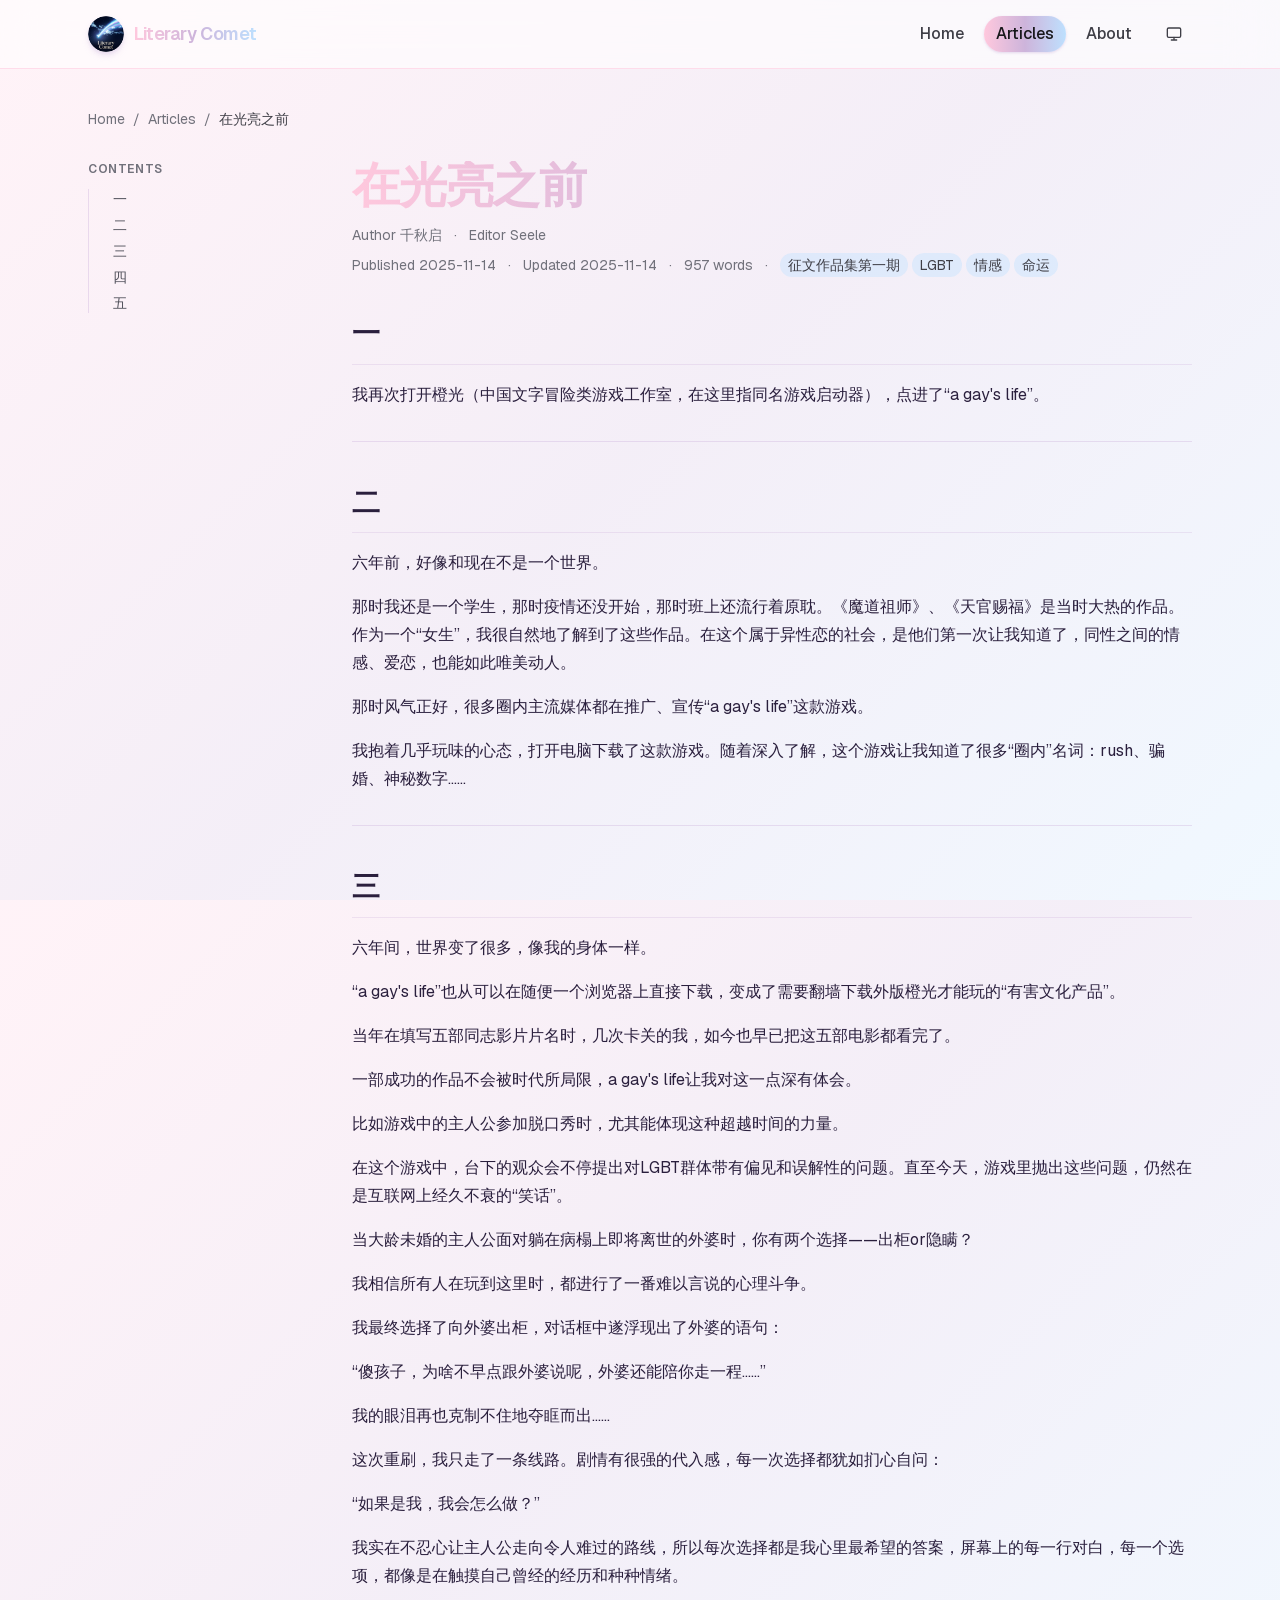
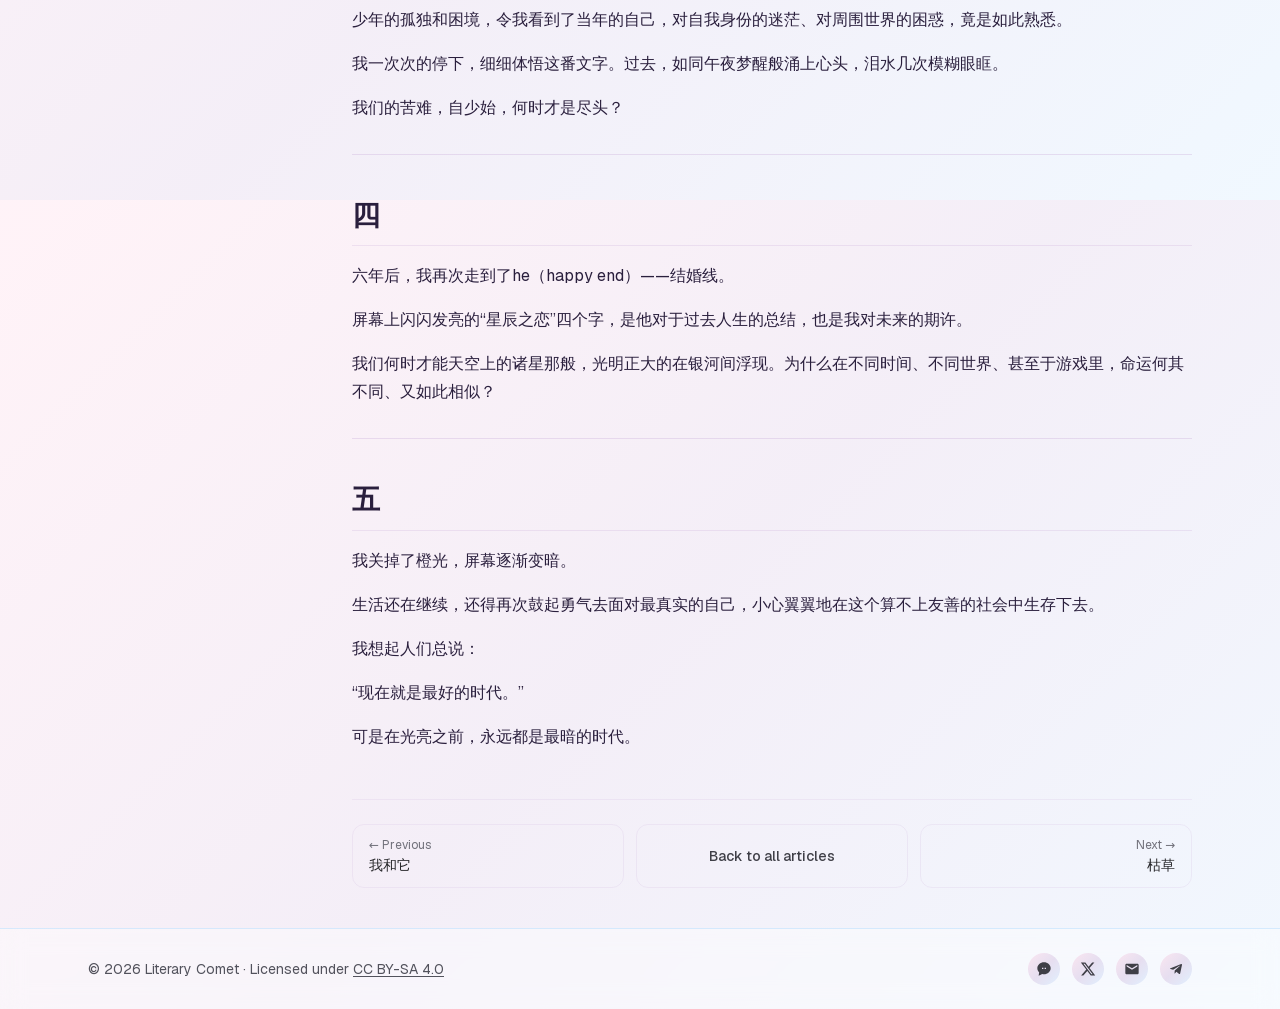
<file: articles/page6.html>
<!DOCTYPE html><html lang="en" class="geist_a71539c9-module__T19VSG__variable geist_mono_8d43a2aa-module__8Li5zG__variable ballet_9114a01e-module__DjartW__variable h-full antialiased"><head><meta charSet="utf-8"/><meta name="viewport" content="width=device-width, initial-scale=1"/><link rel="preload" href="/_next/static/media/797e433ab948586e-s.p.09zddjkbdep5a.woff2" as="font" crossorigin="" type="font/woff2"/><link rel="preload" href="/_next/static/media/caa3a2e1cccd8315-s.p.09~u27dqhyhd6.woff2" as="font" crossorigin="" type="font/woff2"/><link rel="preload" href="/_next/static/media/e6de1251430617f5-s.p.0yybhx5o7sl2u.woff2" as="font" crossorigin="" type="font/woff2"/><link rel="preload" as="image" href="/_next/static/media/logo_1.01trw8yap10c6.png"/><link rel="stylesheet" href="/_next/static/chunks/0si949tz0kvlj.css" data-precedence="next"/><link rel="preload" as="script" fetchPriority="low" href="/_next/static/chunks/0xzyipb4cwgaz.js"/><script src="/_next/static/chunks/0pqt~8bl3ukh4.js" async=""></script><script src="/_next/static/chunks/10z666t7-w_5v.js" async=""></script><script src="/_next/static/chunks/02j8d7.9f.ryz.js" async=""></script><script src="/_next/static/chunks/turbopack-0-f3n~a_x..37.js" async=""></script><script src="/_next/static/chunks/0xv285xmxdcry.js" async=""></script><script src="/_next/static/chunks/0d3shmwh5_nmn.js" async=""></script><script src="/_next/static/chunks/0o..czvk0kpv4.js" async=""></script><meta name="next-size-adjust" content=""/><title>在光亮之前 · Literary Comet</title><meta name="description" content="文章回顾了对同性恋题材游戏的不同体验，探讨了在不同时代和媒介中对LGBT议题的关注变化，反映了对既定叙事和个人经历的反复审视，暗示了对终极幸福的追寻与对现实的无奈。"/><link rel="icon" href="/icon.png?icon.0i-~msed-orq-.png" sizes="256x256" type="image/png"/><link rel="apple-touch-icon" href="/apple-icon.png?apple-icon.0i-~msed-orq-.png" sizes="256x256" type="image/png"/><script src="/_next/static/chunks/03~yq9q893hmn.js" noModule=""></script></head><body class="min-h-full flex flex-col"><div hidden=""><!--$--><!--/$--></div><script>((a,b,c,d,e,f,g,h)=>{let i=document.documentElement,j=["light","dark"];function k(b){var c;(Array.isArray(a)?a:[a]).forEach(a=>{let c="class"===a,d=c&&f?e.map(a=>f[a]||a):e;c?(i.classList.remove(...d),i.classList.add(f&&f[b]?f[b]:b)):i.setAttribute(a,b)}),c=b,h&&j.includes(c)&&(i.style.colorScheme=c)}if(d)k(d);else try{let a=localStorage.getItem(b)||c,d=g&&"system"===a?window.matchMedia("(prefers-color-scheme: dark)").matches?"dark":"light":a;k(d)}catch(a){}})("class","theme","system",null,["light","dark"],null,true,true)</script><header class="sticky top-0 z-50 backdrop-blur-xl bg-white/60 dark:bg-black/40 border-b border-brand-pink/60 dark:border-brand-purple/40"><div class="mx-auto max-w-6xl flex items-center justify-between px-6 py-4"><a aria-label="Literary Comet — home" class="flex items-center gap-2.5 group" href="/"><img alt="" width="36" height="36" decoding="async" data-nimg="1" class="h-9 w-9 rounded-full shadow-md shadow-brand-purple/40 transition-transform group-hover:scale-105" style="color:transparent" src="/_next/static/media/logo_1.01trw8yap10c6.png"/><span class="text-base sm:text-lg font-semibold tracking-tight bg-gradient-to-r from-brand-pink via-brand-purple to-brand-blue bg-clip-text text-transparent">Literary Comet</span></a><div class="flex items-center gap-2 sm:gap-3"><nav class="flex items-center gap-1 sm:gap-2 text-sm sm:text-base font-medium"><a class="px-3 py-1.5 rounded-full text-zinc-700 dark:text-zinc-200 hover:bg-gradient-to-r hover:from-brand-pink/50 hover:via-brand-purple/40 hover:to-brand-blue/50 transition-colors" href="/">Home</a><a aria-current="page" class="px-3 py-1.5 rounded-full text-zinc-900 dark:text-zinc-900 bg-gradient-to-r from-brand-pink via-brand-purple to-brand-blue shadow-sm shadow-brand-purple/40" href="/articles">Articles</a><a class="px-3 py-1.5 rounded-full text-zinc-700 dark:text-zinc-200 hover:bg-gradient-to-r hover:from-brand-pink/50 hover:via-brand-purple/40 hover:to-brand-blue/50 transition-colors" href="/about">About</a></nav><div class="h-9 w-9" aria-hidden="true"></div></div></div></header><main class="flex-1 flex flex-col"><section class="flex-1 mx-auto w-full max-w-6xl px-6 py-10"><nav aria-label="Breadcrumb" class="mb-8 text-sm text-zinc-500 dark:text-zinc-400"><ol class="flex flex-wrap items-center gap-2"><li><a class="hover:text-brand-purple dark:hover:text-brand-pink transition-colors" href="/">Home</a></li><li aria-hidden="true">/</li><li><a class="hover:text-brand-purple dark:hover:text-brand-pink transition-colors" href="/articles">Articles</a></li><li aria-hidden="true">/</li><li aria-current="page" class="text-zinc-700 dark:text-zinc-200 truncate max-w-xs">在光亮之前</li></ol></nav><div class="grid gap-10 lg:grid-cols-[14rem_1fr]"><aside class="hidden lg:block"><nav aria-label="Article contents" class="sticky top-24 max-h-[calc(100vh-7rem)] overflow-auto"><p class="mb-3 text-xs uppercase tracking-wider font-semibold text-zinc-500 dark:text-zinc-400">Contents</p><ol class="space-y-1.5 text-sm border-l border-brand-purple/40 pl-3"><li style="margin-left:12px"><a href="#一" class="block text-zinc-600 dark:text-zinc-400 hover:text-brand-purple dark:hover:text-brand-pink transition-colors">一</a></li><li style="margin-left:12px"><a href="#二" class="block text-zinc-600 dark:text-zinc-400 hover:text-brand-purple dark:hover:text-brand-pink transition-colors">二</a></li><li style="margin-left:12px"><a href="#三" class="block text-zinc-600 dark:text-zinc-400 hover:text-brand-purple dark:hover:text-brand-pink transition-colors">三</a></li><li style="margin-left:12px"><a href="#四" class="block text-zinc-600 dark:text-zinc-400 hover:text-brand-purple dark:hover:text-brand-pink transition-colors">四</a></li><li style="margin-left:12px"><a href="#五" class="block text-zinc-600 dark:text-zinc-400 hover:text-brand-purple dark:hover:text-brand-pink transition-colors">五</a></li></ol></nav></aside><article><header class="mb-8"><h1 class="text-3xl sm:text-5xl font-black tracking-tight bg-gradient-to-r from-brand-pink via-brand-purple to-brand-blue bg-clip-text text-transparent">在光亮之前</h1><div class="mt-4 flex flex-wrap items-center gap-x-3 gap-y-1 text-xs sm:text-sm text-zinc-500 dark:text-zinc-400"><span class="flex items-center gap-x-3"><span>Author <!-- -->千秋启</span></span><span class="flex items-center gap-x-3"><span aria-hidden="true">·</span><span>Editor <!-- -->Seele</span></span></div><div class="mt-2 flex flex-wrap items-center gap-x-3 gap-y-1 text-xs sm:text-sm text-zinc-500 dark:text-zinc-400"><span class="flex items-center gap-x-3"><span>Published<!-- --> <time dateTime="2025-11-14">2025-11-14</time></span></span><span class="flex items-center gap-x-3"><span aria-hidden="true">·</span><span><span title="Last updated: 2025-11-14 02:00:00">Updated<!-- --> <time dateTime="2025-11-14T02:00:00">2025-11-14</time></span></span></span><span class="flex items-center gap-x-3"><span aria-hidden="true">·</span><span>957<!-- --> words</span></span><span class="flex items-center gap-x-3"><span aria-hidden="true">·</span><span class="flex flex-wrap gap-1"><span class="rounded-full bg-brand-blue/40 px-2 py-0.5 text-zinc-700 dark:text-zinc-200">征文作品集第一期</span><span class="rounded-full bg-brand-blue/40 px-2 py-0.5 text-zinc-700 dark:text-zinc-200">LGBT</span><span class="rounded-full bg-brand-blue/40 px-2 py-0.5 text-zinc-700 dark:text-zinc-200">情感</span><span class="rounded-full bg-brand-blue/40 px-2 py-0.5 text-zinc-700 dark:text-zinc-200">命运</span></span></span></div></header><div class="markdown-body"><h2 id="一"><a href="#一">一</a></h2>
<p>我再次打开橙光（中国文字冒险类游戏工作室，在这里指同名游戏启动器），点进了“a gay&#x27;s life”。</p>
<hr/>
<h2 id="二"><a href="#二">二</a></h2>
<p>六年前，好像和现在不是一个世界。</p>
<p>那时我还是一个学生，那时疫情还没开始，那时班上还流行着原耽。《魔道祖师》、《天官赐福》是当时大热的作品。作为一个“女生”，我很自然地了解到了这些作品。在这个属于异性恋的社会，是他们第一次让我知道了，同性之间的情感、爱恋，也能如此唯美动人。</p>
<p>那时风气正好，很多圈内主流媒体都在推广、宣传“a gay&#x27;s life”这款游戏。</p>
<p>我抱着几乎玩味的心态，打开电脑下载了这款游戏。随着深入了解，这个游戏让我知道了很多“圈内”名词：rush、骗婚、神秘数字……</p>
<hr/>
<h2 id="三"><a href="#三">三</a></h2>
<p>六年间，世界变了很多，像我的身体一样。</p>
<p>“a gay&#x27;s life”也从可以在随便一个浏览器上直接下载，变成了需要翻墙下载外版橙光才能玩的“有害文化产品”。</p>
<p>当年在填写五部同志影片片名时，几次卡关的我，如今也早已把这五部电影都看完了。</p>
<p>一部成功的作品不会被时代所局限，a gay&#x27;s life让我对这一点深有体会。</p>
<p>比如游戏中的主人公参加脱口秀时，尤其能体现这种超越时间的力量。</p>
<p>在这个游戏中，台下的观众会不停提出对LGBT群体带有偏见和误解性的问题。直至今天，游戏里抛出这些问题，仍然在是互联网上经久不衰的“笑话”。</p>
<p>当大龄未婚的主人公面对躺在病榻上即将离世的外婆时，你有两个选择——出柜or隐瞒？</p>
<p>我相信所有人在玩到这里时，都进行了一番难以言说的心理斗争。</p>
<p>我最终选择了向外婆出柜，对话框中遂浮现出了外婆的语句：</p>
<p>“傻孩子，为啥不早点跟外婆说呢，外婆还能陪你走一程……”</p>
<p>我的眼泪再也克制不住地夺眶而出……</p>
<p>这次重刷，我只走了一条线路。剧情有很强的代入感，每一次选择都犹如扪心自问：</p>
<p>“如果是我，我会怎么做？”</p>
<p>我实在不忍心让主人公走向令人难过的路线，所以每次选择都是我心里最希望的答案，屏幕上的每一行对白，每一个选项，都像是在触摸自己曾经的经历和种种情绪。</p>
<p>少年的孤独和困境，令我看到了当年的自己，对自我身份的迷茫、对周围世界的困惑，竟是如此熟悉。</p>
<p>我一次次的停下，细细体悟这番文字。过去，如同午夜梦醒般涌上心头，泪水几次模糊眼眶。</p>
<p>我们的苦难，自少始，何时才是尽头？</p>
<hr/>
<h2 id="四"><a href="#四">四</a></h2>
<p>六年后，我再次走到了he（happy end）——结婚线。</p>
<p>屏幕上闪闪发亮的“星辰之恋”四个字，是他对于过去人生的总结，也是我对未来的期许。</p>
<p>我们何时才能天空上的诸星那般，光明正大的在银河间浮现。为什么在不同时间、不同世界、甚至于游戏里，命运何其不同、又如此相似？</p>
<hr/>
<h2 id="五"><a href="#五">五</a></h2>
<p>我关掉了橙光，屏幕逐渐变暗。</p>
<p>生活还在继续，还得再次鼓起勇气去面对最真实的自己，小心翼翼地在这个算不上友善的社会中生存下去。</p>
<p>我想起人们总说：</p>
<p>“现在就是最好的时代。”</p>
<p>可是在光亮之前，永远都是最暗的时代。</p></div><nav aria-label="Article navigation" class="mt-12 border-t border-brand-purple/20 pt-6 grid grid-cols-1 sm:grid-cols-3 gap-3"><a rel="prev" class="group rounded-xl border border-brand-purple/20 px-4 py-3 hover:bg-brand-pink/20 dark:hover:bg-brand-pink/15 transition-colors" href="/articles/page5"><span class="block text-xs text-zinc-500 dark:text-zinc-400 group-hover:text-brand-purple dark:group-hover:text-brand-pink transition-colors">← Previous</span><span class="block mt-0.5 text-sm font-medium text-zinc-800 dark:text-zinc-100 line-clamp-2">我和它</span></a><a class="grid place-items-center rounded-xl border border-brand-purple/20 px-4 py-3 text-sm font-medium text-zinc-700 dark:text-zinc-200 hover:bg-gradient-to-r hover:from-brand-pink/30 hover:via-brand-purple/30 hover:to-brand-blue/30 transition-colors" href="/articles">Back to all articles</a><a rel="next" class="group rounded-xl border border-brand-purple/20 px-4 py-3 text-right hover:bg-brand-blue/20 dark:hover:bg-brand-blue/15 transition-colors" href="/articles/page3"><span class="block text-xs text-zinc-500 dark:text-zinc-400 group-hover:text-brand-purple dark:group-hover:text-brand-pink transition-colors">Next →</span><span class="block mt-0.5 text-sm font-medium text-zinc-800 dark:text-zinc-100 line-clamp-2">枯草</span></a></nav></article></div></section><!--$--><!--/$--><button type="button" aria-label="Scroll to top" title="Scroll to top" class="fixed bottom-6 right-6 z-40 grid place-items-center h-12 w-12 rounded-full bg-gradient-to-br from-brand-pink via-brand-purple to-brand-blue text-zinc-800 shadow-lg shadow-brand-purple/40 hover:shadow-xl hover:shadow-brand-purple/60 hover:-translate-y-0.5 focus:outline-none focus:ring-2 focus:ring-brand-purple/60 focus:ring-offset-2 transition-all duration-200 opacity-0 pointer-events-none"><svg viewBox="0 0 24 24" fill="none" stroke="currentColor" stroke-width="2.5" stroke-linecap="round" stroke-linejoin="round" class="h-5 w-5" aria-hidden="true"><path d="M18 15l-6-6-6 6"></path></svg></button></main><footer class="mt-auto border-t border-brand-blue/60 dark:border-brand-purple/40 bg-white/40 dark:bg-black/30 backdrop-blur-md"><div class="mx-auto max-w-6xl flex flex-col sm:flex-row items-center justify-between gap-4 px-6 py-6 text-sm"><p class="text-zinc-600 dark:text-zinc-400">© <!-- -->2026<!-- --> Literary Comet · Licensed under<!-- --> <a href="https://creativecommons.org/licenses/by-sa/4.0/" target="_blank" rel="license noopener noreferrer" class="underline underline-offset-2 hover:text-brand-purple dark:hover:text-brand-pink transition-colors">CC BY-SA 4.0</a></p><ul class="flex items-center gap-3"><li><a href="https://qm.qq.com/q/IKoi4kwryo" aria-label="QQ读者群" title="QQ读者群" target="_blank" rel="noopener noreferrer" class="grid place-items-center h-8 w-8 rounded-full text-zinc-700 dark:text-zinc-200 bg-gradient-to-br from-brand-pink/40 via-brand-purple/40 to-brand-blue/40 hover:from-brand-pink hover:via-brand-purple hover:to-brand-blue hover:text-zinc-900 transition-colors"><svg viewBox="0 0 24 24" fill="currentColor" aria-hidden="true" class="h-4 w-4"><path d="M12 2C6.48 2 2 6.04 2 11c0 2.34 1.05 4.46 2.74 6.04L4 22l5.34-2.39c.86.25 1.75.39 2.66.39 5.52 0 10-4.04 10-9S17.52 2 12 2zm-3 8h2v2H9zm4 0h2v2h-2z"></path></svg></a></li><li><a href="https://x.com/CometFor18207" aria-label="X" title="X" target="_blank" rel="noopener noreferrer" class="grid place-items-center h-8 w-8 rounded-full text-zinc-700 dark:text-zinc-200 bg-gradient-to-br from-brand-pink/40 via-brand-purple/40 to-brand-blue/40 hover:from-brand-pink hover:via-brand-purple hover:to-brand-blue hover:text-zinc-900 transition-colors"><svg viewBox="0 0 24 24" fill="currentColor" aria-hidden="true" class="h-4 w-4"><path d="M18.244 2.25h3.308l-7.227 8.26 8.502 11.24H16.17l-5.214-6.817L4.99 21.75H1.68l7.73-8.835L1.254 2.25H8.08l4.713 6.231 5.451-6.231zm-1.161 17.52h1.833L7.084 4.126H5.117L17.083 19.77z"></path></svg></a></li><li><a href="mailto:literarycomet@gmail.com" aria-label="Mail" title="Mail" target="_blank" rel="noopener noreferrer" class="grid place-items-center h-8 w-8 rounded-full text-zinc-700 dark:text-zinc-200 bg-gradient-to-br from-brand-pink/40 via-brand-purple/40 to-brand-blue/40 hover:from-brand-pink hover:via-brand-purple hover:to-brand-blue hover:text-zinc-900 transition-colors"><svg viewBox="0 0 24 24" fill="currentColor" aria-hidden="true" class="h-4 w-4"><path d="M20 4H4c-1.1 0-2 .9-2 2v12c0 1.1.9 2 2 2h16c1.1 0 2-.9 2-2V6c0-1.1-.9-2-2-2zm0 4.236l-8 4.882L4 8.236V6l8 4.882L20 6v2.236z"></path></svg></a></li><li><a href="https://t.me/literarycomet" aria-label="Telegram" title="Telegram" target="_blank" rel="noopener noreferrer" class="grid place-items-center h-8 w-8 rounded-full text-zinc-700 dark:text-zinc-200 bg-gradient-to-br from-brand-pink/40 via-brand-purple/40 to-brand-blue/40 hover:from-brand-pink hover:via-brand-purple hover:to-brand-blue hover:text-zinc-900 transition-colors"><svg viewBox="0 0 24 24" fill="currentColor" aria-hidden="true" class="h-4 w-4"><path d="M9.78 18.65l.28-4.23 7.68-6.92c.34-.31-.07-.46-.52-.19L7.74 13.3 3.64 12c-.88-.25-.89-.86.2-1.3l15.97-6.16c.73-.33 1.43.18 1.15 1.3l-2.72 12.81c-.19.91-.74 1.13-1.5.71L12.6 16.3l-1.99 1.93c-.23.23-.42.42-.83.42z"></path></svg></a></li></ul></div></footer><script src="/_next/static/chunks/0xzyipb4cwgaz.js" id="_R_" async=""></script><script>(self.__next_f=self.__next_f||[]).push([0])</script><script>self.__next_f.push([1,"1:\"$Sreact.fragment\"\n2:I[59919,[\"/_next/static/chunks/0xv285xmxdcry.js\",\"/_next/static/chunks/0d3shmwh5_nmn.js\"],\"default\"]\n3:I[2971,[\"/_next/static/chunks/0xv285xmxdcry.js\",\"/_next/static/chunks/0d3shmwh5_nmn.js\"],\"default\"]\n4:I[39756,[\"/_next/static/chunks/0xv285xmxdcry.js\",\"/_next/static/chunks/0d3shmwh5_nmn.js\"],\"default\"]\n5:I[37457,[\"/_next/static/chunks/0xv285xmxdcry.js\",\"/_next/static/chunks/0d3shmwh5_nmn.js\"],\"default\"]\ne:I[68027,[\"/_next/static/chunks/0xv285xmxdcry.js\",\"/_next/static/chunks/0d3shmwh5_nmn.js\"],\"default\",1]\n:HL[\"/_next/static/chunks/0si949tz0kvlj.css\",\"style\"]\n:HL[\"/_next/static/media/797e433ab948586e-s.p.09zddjkbdep5a.woff2\",\"font\",{\"crossOrigin\":\"\",\"type\":\"font/woff2\"}]\n:HL[\"/_next/static/media/caa3a2e1cccd8315-s.p.09~u27dqhyhd6.woff2\",\"font\",{\"crossOrigin\":\"\",\"type\":\"font/woff2\"}]\n:HL[\"/_next/static/media/e6de1251430617f5-s.p.0yybhx5o7sl2u.woff2\",\"font\",{\"crossOrigin\":\"\",\"type\":\"font/woff2\"}]\n"])</script><script>self.__next_f.push([1,"0:{\"P\":null,\"c\":[\"\",\"articles\",\"page6\"],\"q\":\"\",\"i\":false,\"f\":[[[\"\",{\"children\":[\"articles\",{\"children\":[[\"slug\",\"page6\",\"d\",null],{\"children\":[\"__PAGE__\",{}]}]}]},\"$undefined\",\"$undefined\",16],[[\"$\",\"$1\",\"c\",{\"children\":[[[\"$\",\"link\",\"0\",{\"rel\":\"stylesheet\",\"href\":\"/_next/static/chunks/0si949tz0kvlj.css\",\"precedence\":\"next\",\"crossOrigin\":\"$undefined\",\"nonce\":\"$undefined\"}],[\"$\",\"script\",\"script-0\",{\"src\":\"/_next/static/chunks/0xv285xmxdcry.js\",\"async\":true,\"nonce\":\"$undefined\"}],[\"$\",\"script\",\"script-1\",{\"src\":\"/_next/static/chunks/0d3shmwh5_nmn.js\",\"async\":true,\"nonce\":\"$undefined\"}]],[\"$\",\"html\",null,{\"lang\":\"en\",\"className\":\"geist_a71539c9-module__T19VSG__variable geist_mono_8d43a2aa-module__8Li5zG__variable ballet_9114a01e-module__DjartW__variable h-full antialiased\",\"suppressHydrationWarning\":true,\"children\":[\"$\",\"body\",null,{\"className\":\"min-h-full flex flex-col\",\"suppressHydrationWarning\":true,\"children\":[\"$\",\"$L2\",null,{\"children\":[[\"$\",\"$L3\",null,{}],[\"$\",\"main\",null,{\"className\":\"flex-1 flex flex-col\",\"children\":[\"$\",\"$L4\",null,{\"parallelRouterKey\":\"children\",\"error\":\"$undefined\",\"errorStyles\":\"$undefined\",\"errorScripts\":\"$undefined\",\"template\":[\"$\",\"$L5\",null,{}],\"templateStyles\":\"$undefined\",\"templateScripts\":\"$undefined\",\"notFound\":[[[\"$\",\"title\",null,{\"children\":\"404: This page could not be found.\"}],[\"$\",\"div\",null,{\"style\":{\"fontFamily\":\"system-ui,\\\"Segoe UI\\\",Roboto,Helvetica,Arial,sans-serif,\\\"Apple Color Emoji\\\",\\\"Segoe UI Emoji\\\"\",\"height\":\"100vh\",\"textAlign\":\"center\",\"display\":\"flex\",\"flexDirection\":\"column\",\"alignItems\":\"center\",\"justifyContent\":\"center\"},\"children\":[\"$\",\"div\",null,{\"children\":[[\"$\",\"style\",null,{\"dangerouslySetInnerHTML\":{\"__html\":\"body{color:#000;background:#fff;margin:0}.next-error-h1{border-right:1px solid rgba(0,0,0,.3)}@media (prefers-color-scheme:dark){body{color:#fff;background:#000}.next-error-h1{border-right:1px solid rgba(255,255,255,.3)}}\"}}],[\"$\",\"h1\",null,{\"className\":\"next-error-h1\",\"style\":{\"display\":\"inline-block\",\"margin\":\"0 20px 0 0\",\"padding\":\"0 23px 0 0\",\"fontSize\":24,\"fontWeight\":500,\"verticalAlign\":\"top\",\"lineHeight\":\"49px\"},\"children\":404}],[\"$\",\"div\",null,{\"style\":{\"display\":\"inline-block\"},\"children\":[\"$\",\"h2\",null,{\"style\":{\"fontSize\":14,\"fontWeight\":400,\"lineHeight\":\"49px\",\"margin\":0},\"children\":\"This page could not be found.\"}]}]]}]}]],[]],\"forbidden\":\"$undefined\",\"unauthorized\":\"$undefined\"}]}],[\"$\",\"footer\",null,{\"className\":\"mt-auto border-t border-brand-blue/60 dark:border-brand-purple/40 bg-white/40 dark:bg-black/30 backdrop-blur-md\",\"children\":[\"$\",\"div\",null,{\"className\":\"mx-auto max-w-6xl flex flex-col sm:flex-row items-center justify-between gap-4 px-6 py-6 text-sm\",\"children\":[[\"$\",\"p\",null,{\"className\":\"text-zinc-600 dark:text-zinc-400\",\"children\":[\"© \",\"2026\",\" Literary Comet · Licensed under\",\" \",[\"$\",\"a\",null,{\"href\":\"https://creativecommons.org/licenses/by-sa/4.0/\",\"target\":\"_blank\",\"rel\":\"license noopener noreferrer\",\"className\":\"underline underline-offset-2 hover:text-brand-purple dark:hover:text-brand-pink transition-colors\",\"children\":\"CC BY-SA 4.0\"}]]}],[\"$\",\"ul\",null,{\"className\":\"flex items-center gap-3\",\"children\":[[\"$\",\"li\",\"QQ读者群\",{\"children\":[\"$\",\"a\",null,{\"href\":\"https://qm.qq.com/q/IKoi4kwryo\",\"aria-label\":\"QQ读者群\",\"title\":\"QQ读者群\",\"target\":\"_blank\",\"rel\":\"noopener noreferrer\",\"className\":\"grid place-items-center h-8 w-8 rounded-full text-zinc-700 dark:text-zinc-200 bg-gradient-to-br from-brand-pink/40 via-brand-purple/40 to-brand-blue/40 hover:from-brand-pink hover:via-brand-purple hover:to-brand-blue hover:text-zinc-900 transition-colors\",\"children\":[\"$\",\"svg\",null,{\"viewBox\":\"0 0 24 24\",\"fill\":\"currentColor\",\"aria-hidden\":\"true\",\"className\":\"h-4 w-4\",\"children\":[\"$\",\"path\",null,{\"d\":\"M12 2C6.48 2 2 6.04 2 11c0 2.34 1.05 4.46 2.74 6.04L4 22l5.34-2.39c.86.25 1.75.39 2.66.39 5.52 0 10-4.04 10-9S17.52 2 12 2zm-3 8h2v2H9zm4 0h2v2h-2z\"}]}]}]}],[\"$\",\"li\",\"X\",{\"children\":[\"$\",\"a\",null,{\"href\":\"https://x.com/CometFor18207\",\"aria-label\":\"X\",\"title\":\"X\",\"target\":\"_blank\",\"rel\":\"noopener noreferrer\",\"className\":\"grid place-items-center h-8 w-8 rounded-full text-zinc-700 dark:text-zinc-200 bg-gradient-to-br from-brand-pink/40 via-brand-purple/40 to-brand-blue/40 hover:from-brand-pink hover:via-brand-purple hover:to-brand-blue hover:text-zinc-900 transition-colors\",\"children\":\"$L6\"}]}],\"$L7\",\"$L8\"]}]]}]}]]}]}]}]]}],{\"children\":[\"$L9\",{\"children\":[\"$La\",{\"children\":[\"$Lb\",{},null,false,null]},null,false,\"$@c\"]},null,false,null]},null,false,null],\"$Ld\",false]],\"m\":\"$undefined\",\"G\":[\"$e\",[\"$Lf\"]],\"S\":true,\"h\":null,\"s\":\"$undefined\",\"l\":\"$undefined\",\"p\":\"$undefined\",\"d\":\"$undefined\",\"b\":\"2QBPGoEmQyomdr7blVJTn\"}\n"])</script><script>self.__next_f.push([1,"10:I[63687,[\"/_next/static/chunks/0xv285xmxdcry.js\",\"/_next/static/chunks/0d3shmwh5_nmn.js\",\"/_next/static/chunks/0o..czvk0kpv4.js\"],\"default\"]\n12:I[97367,[\"/_next/static/chunks/0xv285xmxdcry.js\",\"/_next/static/chunks/0d3shmwh5_nmn.js\"],\"OutletBoundary\"]\n13:\"$Sreact.suspense\"\n16:I[97367,[\"/_next/static/chunks/0xv285xmxdcry.js\",\"/_next/static/chunks/0d3shmwh5_nmn.js\"],\"ViewportBoundary\"]\n18:I[97367,[\"/_next/static/chunks/0xv285xmxdcry.js\",\"/_next/static/chunks/0d3shmwh5_nmn.js\"],\"MetadataBoundary\"]\n6:[\"$\",\"svg\",null,{\"viewBox\":\"0 0 24 24\",\"fill\":\"currentColor\",\"aria-hidden\":\"true\",\"className\":\"h-4 w-4\",\"children\":[\"$\",\"path\",null,{\"d\":\"M18.244 2.25h3.308l-7.227 8.26 8.502 11.24H16.17l-5.214-6.817L4.99 21.75H1.68l7.73-8.835L1.254 2.25H8.08l4.713 6.231 5.451-6.231zm-1.161 17.52h1.833L7.084 4.126H5.117L17.083 19.77z\"}]}]\n7:[\"$\",\"li\",\"Mail\",{\"children\":[\"$\",\"a\",null,{\"href\":\"mailto:literarycomet@gmail.com\",\"aria-label\":\"Mail\",\"title\":\"Mail\",\"target\":\"_blank\",\"rel\":\"noopener noreferrer\",\"className\":\"grid place-items-center h-8 w-8 rounded-full text-zinc-700 dark:text-zinc-200 bg-gradient-to-br from-brand-pink/40 via-brand-purple/40 to-brand-blue/40 hover:from-brand-pink hover:via-brand-purple hover:to-brand-blue hover:text-zinc-900 transition-colors\",\"children\":[\"$\",\"svg\",null,{\"viewBox\":\"0 0 24 24\",\"fill\":\"currentColor\",\"aria-hidden\":\"true\",\"className\":\"h-4 w-4\",\"children\":[\"$\",\"path\",null,{\"d\":\"M20 4H4c-1.1 0-2 .9-2 2v12c0 1.1.9 2 2 2h16c1.1 0 2-.9 2-2V6c0-1.1-.9-2-2-2zm0 4.236l-8 4.882L4 8.236V6l8 4.882L20 6v2.236z\"}]}]}]}]\n8:[\"$\",\"li\",\"Telegram\",{\"children\":[\"$\",\"a\",null,{\"href\":\"https://t.me/literarycomet\",\"aria-label\":\"Telegram\",\"title\":\"Telegram\",\"target\":\"_blank\",\"rel\":\"noopener noreferrer\",\"className\":\"grid place-items-center h-8 w-8 rounded-full text-zinc-700 dark:text-zinc-200 bg-gradient-to-br from-brand-pink/40 via-brand-purple/40 to-brand-blue/40 hover:from-brand-pink hover:via-brand-purple hover:to-brand-blue hover:text-zinc-900 transition-colors\",\"children\":[\"$\",\"svg\",null,{\"viewBox\":\"0 0 24 24\",\"fill\":\"currentColor\",\"aria-hidden\":\"true\",\"className\":\"h-4 w-4\",\"children\":[\"$\",\"path\",null,{\"d\":\"M9.78 18.65l.28-4.23 7.68-6.92c.34-.31-.07-.46-.52-.19L7.74 13.3 3.64 12c-.88-.25-.89-.86.2-1.3l15.97-6.16c.73-.33 1.43.18 1.15 1.3l-2.72 12.81c-.19.91-.74 1.13-1.5.71L12.6 16.3l-1.99 1.93c-.23.23-.42.42-.83.42z\"}]}]}]}]\n9:[\"$\",\"$1\",\"c\",{\"children\":[[[\"$\",\"script\",\"script-0\",{\"src\":\"/_next/static/chunks/0o..czvk0kpv4.js\",\"async\":true,\"nonce\":\"$undefined\"}]],[[\"$\",\"$L4\",null,{\"parallelRouterKey\":\"children\",\"error\":\"$undefined\",\"errorStyles\":\"$undefined\",\"errorScripts\":\"$undefined\",\"template\":[\"$\",\"$L5\",null,{}],\"templateStyles\":\"$undefined\",\"templateScripts\":\"$undefined\",\"notFound\":\"$undefined\",\"forbidden\":\"$undefined\",\"unauthorized\":\"$undefined\"}],[\"$\",\"$L10\",null,{}]]]}]\na:[\"$\",\"$1\",\"c\",{\"children\":[null,[\"$\",\"$L4\",null,{\"parallelRouterKey\":\"children\",\"error\":\"$undefined\",\"errorStyles\":\"$undefined\",\"errorScripts\":\"$undefined\",\"template\":[\"$\",\"$L5\",null,{}],\"templateStyles\":\"$undefined\",\"templateScripts\":\"$undefined\",\"notFound\":\"$undefined\",\"forbidden\":\"$undefined\",\"unauthorized\":\"$undefined\"}]]}]\nb:[\"$\",\"$1\",\"c\",{\"children\":[\"$L11\",null,[\"$\",\"$L12\",null,{\"children\":[\"$\",\"$13\",null,{\"name\":\"Next.MetadataOutlet\",\"children\":\"$@14\"}]}]]}]\n15:[]\nc:\"$W15\"\nd:[\"$\",\"$1\",\"h\",{\"children\":[null,[\"$\",\"$L16\",null,{\"children\":\"$L17\"}],[\"$\",\"div\",null,{\"hidden\":true,\"children\":[\"$\",\"$L18\",null,{\"children\":[\"$\",\"$13\",null,{\"name\":\"Next.Metadata\",\"children\":\"$L19\"}]}]}],[\"$\",\"meta\",null,{\"name\":\"next-size-adjust\",\"content\":\"\"}]]}]\nf:[\"$\",\"link\",\"0\",{\"rel\":\"stylesheet\",\"href\":\"/_next/static/chunks/0si949tz0kvlj.css\",\"precedence\":\"next\",\"crossOrigin\":\"$undefined\",\"nonce\":\"$undefined\"}]\n"])</script><script>self.__next_f.push([1,"17:[[\"$\",\"meta\",\"0\",{\"charSet\":\"utf-8\"}],[\"$\",\"meta\",\"1\",{\"name\":\"viewport\",\"content\":\"width=device-width, initial-scale=1\"}]]\n"])</script><script>self.__next_f.push([1,"1a:I[27201,[\"/_next/static/chunks/0xv285xmxdcry.js\",\"/_next/static/chunks/0d3shmwh5_nmn.js\"],\"IconMark\"]\n14:null\n19:[[\"$\",\"title\",\"0\",{\"children\":\"在光亮之前 · Literary Comet\"}],[\"$\",\"meta\",\"1\",{\"name\":\"description\",\"content\":\"文章回顾了对同性恋题材游戏的不同体验，探讨了在不同时代和媒介中对LGBT议题的关注变化，反映了对既定叙事和个人经历的反复审视，暗示了对终极幸福的追寻与对现实的无奈。\"}],[\"$\",\"link\",\"2\",{\"rel\":\"icon\",\"href\":\"/icon.png?icon.0i-~msed-orq-.png\",\"sizes\":\"256x256\",\"type\":\"image/png\"}],[\"$\",\"link\",\"3\",{\"rel\":\"apple-touch-icon\",\"href\":\"/apple-icon.png?apple-icon.0i-~msed-orq-.png\",\"sizes\":\"256x256\",\"type\":\"image/png\"}],[\"$\",\"$L1a\",\"4\",{}]]\n"])</script><script>self.__next_f.push([1,"1b:I[22016,[\"/_next/static/chunks/0xv285xmxdcry.js\",\"/_next/static/chunks/0d3shmwh5_nmn.js\",\"/_next/static/chunks/0o..czvk0kpv4.js\"],\"\"]\n"])</script><script>self.__next_f.push([1,"11:[\"$\",\"section\",null,{\"className\":\"flex-1 mx-auto w-full max-w-6xl px-6 py-10\",\"children\":[[\"$\",\"nav\",null,{\"aria-label\":\"Breadcrumb\",\"className\":\"mb-8 text-sm text-zinc-500 dark:text-zinc-400\",\"children\":[\"$\",\"ol\",null,{\"className\":\"flex flex-wrap items-center gap-2\",\"children\":[[\"$\",\"li\",null,{\"children\":[\"$\",\"$L1b\",null,{\"href\":\"/\",\"className\":\"hover:text-brand-purple dark:hover:text-brand-pink transition-colors\",\"children\":\"Home\"}]}],[\"$\",\"li\",null,{\"aria-hidden\":\"true\",\"children\":\"/\"}],[\"$\",\"li\",null,{\"children\":[\"$\",\"$L1b\",null,{\"href\":\"/articles\",\"className\":\"hover:text-brand-purple dark:hover:text-brand-pink transition-colors\",\"children\":\"Articles\"}]}],[\"$\",\"li\",null,{\"aria-hidden\":\"true\",\"children\":\"/\"}],[\"$\",\"li\",null,{\"aria-current\":\"page\",\"className\":\"text-zinc-700 dark:text-zinc-200 truncate max-w-xs\",\"children\":\"在光亮之前\"}]]}]}],[\"$\",\"div\",null,{\"className\":\"grid gap-10 lg:grid-cols-[14rem_1fr]\",\"children\":[[\"$\",\"aside\",null,{\"className\":\"hidden lg:block\",\"children\":[\"$\",\"nav\",null,{\"aria-label\":\"Article contents\",\"className\":\"sticky top-24 max-h-[calc(100vh-7rem)] overflow-auto\",\"children\":[[\"$\",\"p\",null,{\"className\":\"mb-3 text-xs uppercase tracking-wider font-semibold text-zinc-500 dark:text-zinc-400\",\"children\":\"Contents\"}],[\"$\",\"ol\",null,{\"className\":\"space-y-1.5 text-sm border-l border-brand-purple/40 pl-3\",\"children\":[[\"$\",\"li\",\"一-0\",{\"style\":{\"marginLeft\":\"12px\"},\"children\":[\"$\",\"a\",null,{\"href\":\"#一\",\"className\":\"block text-zinc-600 dark:text-zinc-400 hover:text-brand-purple dark:hover:text-brand-pink transition-colors\",\"children\":\"一\"}]}],[\"$\",\"li\",\"二-1\",{\"style\":{\"marginLeft\":\"12px\"},\"children\":[\"$\",\"a\",null,{\"href\":\"#二\",\"className\":\"block text-zinc-600 dark:text-zinc-400 hover:text-brand-purple dark:hover:text-brand-pink transition-colors\",\"children\":\"二\"}]}],[\"$\",\"li\",\"三-2\",{\"style\":{\"marginLeft\":\"12px\"},\"children\":[\"$\",\"a\",null,{\"href\":\"#三\",\"className\":\"block text-zinc-600 dark:text-zinc-400 hover:text-brand-purple dark:hover:text-brand-pink transition-colors\",\"children\":\"三\"}]}],[\"$\",\"li\",\"四-3\",{\"style\":{\"marginLeft\":\"12px\"},\"children\":[\"$\",\"a\",null,{\"href\":\"#四\",\"className\":\"block text-zinc-600 dark:text-zinc-400 hover:text-brand-purple dark:hover:text-brand-pink transition-colors\",\"children\":\"四\"}]}],[\"$\",\"li\",\"五-4\",{\"style\":{\"marginLeft\":\"12px\"},\"children\":[\"$\",\"a\",null,{\"href\":\"#五\",\"className\":\"block text-zinc-600 dark:text-zinc-400 hover:text-brand-purple dark:hover:text-brand-pink transition-colors\",\"children\":\"五\"}]}]]}]]}]}],[\"$\",\"article\",null,{\"children\":[[\"$\",\"header\",null,{\"className\":\"mb-8\",\"children\":[[\"$\",\"h1\",null,{\"className\":\"text-3xl sm:text-5xl font-black tracking-tight bg-gradient-to-r from-brand-pink via-brand-purple to-brand-blue bg-clip-text text-transparent\",\"children\":\"在光亮之前\"}],[\"$\",\"div\",null,{\"className\":\"mt-4 flex flex-wrap items-center gap-x-3 gap-y-1 text-xs sm:text-sm text-zinc-500 dark:text-zinc-400\",\"children\":[[\"$\",\"span\",\"author\",{\"className\":\"flex items-center gap-x-3\",\"children\":[false,[\"$\",\"span\",null,{\"children\":[\"Author \",\"千秋启\"]}]]}],[\"$\",\"span\",\"editor\",{\"className\":\"flex items-center gap-x-3\",\"children\":[[\"$\",\"span\",null,{\"aria-hidden\":\"true\",\"children\":\"·\"}],[\"$\",\"span\",null,{\"children\":[\"Editor \",\"Seele\"]}]]}]]}],[\"$\",\"div\",null,{\"className\":\"mt-2 flex flex-wrap items-center gap-x-3 gap-y-1 text-xs sm:text-sm text-zinc-500 dark:text-zinc-400\",\"children\":[[[\"$\",\"span\",\"published\",{\"className\":\"flex items-center gap-x-3\",\"children\":[false,[\"$\",\"span\",null,{\"children\":[\"Published\",\" \",[\"$\",\"time\",null,{\"dateTime\":\"2025-11-14\",\"children\":\"2025-11-14\"}]]}]]}],[\"$\",\"span\",\"updated\",{\"className\":\"flex items-center gap-x-3\",\"children\":[[\"$\",\"span\",null,{\"aria-hidden\":\"true\",\"children\":\"·\"}],[\"$\",\"span\",null,{\"children\":[\"$\",\"span\",null,{\"title\":\"Last updated: 2025-11-14 02:00:00\",\"children\":[\"Updated\",\" \",[\"$\",\"time\",null,{\"dateTime\":\"2025-11-14T02:00:00\",\"children\":\"2025-11-14\"}]]}]}]]}],[\"$\",\"span\",\"words\",{\"className\":\"flex items-center gap-x-3\",\"children\":[[\"$\",\"span\",null,{\"aria-hidden\":\"true\",\"children\":\"·\"}],[\"$\",\"span\",null,{\"children\":[\"957\",\" words\"]}]]}]],[\"$\",\"span\",null,{\"className\":\"flex items-center gap-x-3\",\"children\":[[\"$\",\"span\",null,{\"aria-hidden\":\"true\",\"children\":\"·\"}],[\"$\",\"span\",null,{\"className\":\"flex flex-wrap gap-1\",\"children\":[[\"$\",\"span\",\"征文作品集第一期\",{\"className\":\"rounded-full bg-brand-blue/40 px-2 py-0.5 text-zinc-700 dark:text-zinc-200\",\"children\":\"征文作品集第一期\"}],\"$L1c\",\"$L1d\",\"$L1e\"]}]]}]]}]]}],\"$L1f\",\"$L20\"]}]]}]]}]\n"])</script><script>self.__next_f.push([1,"1c:[\"$\",\"span\",\"LGBT\",{\"className\":\"rounded-full bg-brand-blue/40 px-2 py-0.5 text-zinc-700 dark:text-zinc-200\",\"children\":\"LGBT\"}]\n1d:[\"$\",\"span\",\"情感\",{\"className\":\"rounded-full bg-brand-blue/40 px-2 py-0.5 text-zinc-700 dark:text-zinc-200\",\"children\":\"情感\"}]\n1e:[\"$\",\"span\",\"命运\",{\"className\":\"rounded-full bg-brand-blue/40 px-2 py-0.5 text-zinc-700 dark:text-zinc-200\",\"children\":\"命运\"}]\n1f:[\"$\",\"div\",null,{\"className\":\"markdown-body\",\"children\":\"$L21\"}]\n"])</script><script>self.__next_f.push([1,"20:[\"$\",\"nav\",null,{\"aria-label\":\"Article navigation\",\"className\":\"mt-12 border-t border-brand-purple/20 pt-6 grid grid-cols-1 sm:grid-cols-3 gap-3\",\"children\":[[\"$\",\"$L1b\",null,{\"href\":\"/articles/page5\",\"rel\":\"prev\",\"className\":\"group rounded-xl border border-brand-purple/20 px-4 py-3 hover:bg-brand-pink/20 dark:hover:bg-brand-pink/15 transition-colors\",\"children\":[[\"$\",\"span\",null,{\"className\":\"block text-xs text-zinc-500 dark:text-zinc-400 group-hover:text-brand-purple dark:group-hover:text-brand-pink transition-colors\",\"children\":\"← Previous\"}],[\"$\",\"span\",null,{\"className\":\"block mt-0.5 text-sm font-medium text-zinc-800 dark:text-zinc-100 line-clamp-2\",\"children\":\"我和它\"}]]}],[\"$\",\"$L1b\",null,{\"href\":\"/articles\",\"className\":\"grid place-items-center rounded-xl border border-brand-purple/20 px-4 py-3 text-sm font-medium text-zinc-700 dark:text-zinc-200 hover:bg-gradient-to-r hover:from-brand-pink/30 hover:via-brand-purple/30 hover:to-brand-blue/30 transition-colors\",\"children\":\"Back to all articles\"}],[\"$\",\"$L1b\",null,{\"href\":\"/articles/page3\",\"rel\":\"next\",\"className\":\"group rounded-xl border border-brand-purple/20 px-4 py-3 text-right hover:bg-brand-blue/20 dark:hover:bg-brand-blue/15 transition-colors\",\"children\":[[\"$\",\"span\",null,{\"className\":\"block text-xs text-zinc-500 dark:text-zinc-400 group-hover:text-brand-purple dark:group-hover:text-brand-pink transition-colors\",\"children\":\"Next →\"}],[\"$\",\"span\",null,{\"className\":\"block mt-0.5 text-sm font-medium text-zinc-800 dark:text-zinc-100 line-clamp-2\",\"children\":\"枯草\"}]]}]]}]\n"])</script><script>self.__next_f.push([1,"21:[[\"$\",\"h2\",\"h2-0\",{\"id\":\"一\",\"children\":[\"$\",\"a\",\"a-0\",{\"href\":\"#一\",\"children\":\"一\"}]}],\"\\n\",[\"$\",\"p\",\"p-0\",{\"children\":\"我再次打开橙光（中国文字冒险类游戏工作室，在这里指同名游戏启动器），点进了“a gay's life”。\"}],\"\\n\",[\"$\",\"hr\",\"hr-0\",{}],\"\\n\",[\"$\",\"h2\",\"h2-1\",{\"id\":\"二\",\"children\":[\"$\",\"a\",\"a-0\",{\"href\":\"#二\",\"children\":\"二\"}]}],\"\\n\",[\"$\",\"p\",\"p-1\",{\"children\":\"六年前，好像和现在不是一个世界。\"}],\"\\n\",[\"$\",\"p\",\"p-2\",{\"children\":\"那时我还是一个学生，那时疫情还没开始，那时班上还流行着原耽。《魔道祖师》、《天官赐福》是当时大热的作品。作为一个“女生”，我很自然地了解到了这些作品。在这个属于异性恋的社会，是他们第一次让我知道了，同性之间的情感、爱恋，也能如此唯美动人。\"}],\"\\n\",[\"$\",\"p\",\"p-3\",{\"children\":\"那时风气正好，很多圈内主流媒体都在推广、宣传“a gay's life”这款游戏。\"}],\"\\n\",[\"$\",\"p\",\"p-4\",{\"children\":\"我抱着几乎玩味的心态，打开电脑下载了这款游戏。随着深入了解，这个游戏让我知道了很多“圈内”名词：rush、骗婚、神秘数字……\"}],\"\\n\",[\"$\",\"hr\",\"hr-1\",{}],\"\\n\",[\"$\",\"h2\",\"h2-2\",{\"id\":\"三\",\"children\":[\"$\",\"a\",\"a-0\",{\"href\":\"#三\",\"children\":\"三\"}]}],\"\\n\",[\"$\",\"p\",\"p-5\",{\"children\":\"六年间，世界变了很多，像我的身体一样。\"}],\"\\n\",[\"$\",\"p\",\"p-6\",{\"children\":\"“a gay's life”也从可以在随便一个浏览器上直接下载，变成了需要翻墙下载外版橙光才能玩的“有害文化产品”。\"}],\"\\n\",[\"$\",\"p\",\"p-7\",{\"children\":\"当年在填写五部同志影片片名时，几次卡关的我，如今也早已把这五部电影都看完了。\"}],\"\\n\",[\"$\",\"p\",\"p-8\",{\"children\":\"一部成功的作品不会被时代所局限，a gay's life让我对这一点深有体会。\"}],\"\\n\",[\"$\",\"p\",\"p-9\",{\"children\":\"比如游戏中的主人公参加脱口秀时，尤其能体现这种超越时间的力量。\"}],\"\\n\",[\"$\",\"p\",\"p-10\",{\"children\":\"在这个游戏中，台下的观众会不停提出对LGBT群体带有偏见和误解性的问题。直至今天，游戏里抛出这些问题，仍然在是互联网上经久不衰的“笑话”。\"}],\"\\n\",[\"$\",\"p\",\"p-11\",{\"children\":\"当大龄未婚的主人公面对躺在病榻上即将离世的外婆时，你有两个选择——出柜or隐瞒？\"}],\"\\n\",[\"$\",\"p\",\"p-12\",{\"children\":\"我相信所有人在玩到这里时，都进行了一番难以言说的心理斗争。\"}],\"\\n\",[\"$\",\"p\",\"p-13\",{\"children\":\"我最终选择了向外婆出柜，对话框中遂浮现出了外婆的语句：\"}],\"\\n\",[\"$\",\"p\",\"p-14\",{\"children\":\"“傻孩子，为啥不早点跟外婆说呢，外婆还能陪你走一程……”\"}],\"\\n\",[\"$\",\"p\",\"p-15\",{\"children\":\"我的眼泪再也克制不住地夺眶而出……\"}],\"\\n\",[\"$\",\"p\",\"p-16\",{\"children\":\"这次重刷，我只走了一条线路。剧情有很强的代入感，每一次选择都犹如扪心自问：\"}],\"\\n\",[\"$\",\"p\",\"p-17\",{\"children\":\"“如果是我，我会怎么做？”\"}],\"\\n\",[\"$\",\"p\",\"p-18\",{\"children\":\"我实在不忍心让主人公走向令人难过的路线，所以每次选择都是我心里最希望的答案，屏幕上的每一行对白，每一个选项，都像是在触摸自己曾经的经历和种种情绪。\"}],\"\\n\",[\"$\",\"p\",\"p-19\",{\"children\":\"少年的孤独和困境，令我看到了当年的自己，对自我身份的迷茫、对周围世界的困惑，竟是如此熟悉。\"}],\"\\n\",[\"$\",\"p\",\"p-20\",{\"children\":\"我一次次的停下，细细体悟这番文字。过去，如同午夜梦醒般涌上心头，泪水几次模糊眼眶。\"}],\"\\n\",[\"$\",\"p\",\"p-21\",{\"children\":\"我们的苦难，自少始，何时才是尽头？\"}],\"\\n\",[\"$\",\"hr\",\"hr-2\",{}],\"\\n\",[\"$\",\"h2\",\"h2-3\",{\"id\":\"四\",\"children\":[\"$\",\"a\",\"a-0\",{\"href\":\"#四\",\"children\":\"四\"}]}],\"\\n\",[\"$\",\"p\",\"p-22\",{\"children\":\"六年后，我再次走到了he（happy end）——结婚线。\"}],\"\\n\",[\"$\",\"p\",\"p-23\",{\"children\":\"屏幕上闪闪发亮的“星辰之恋”四个字，是他对于过去人生的总结，也是我对未来的期许。\"}],\"\\n\",[\"$\",\"p\",\"p-24\",{\"children\":\"我们何时才能天空上的诸星那般，光明正大的在银河间浮现。为什么在不同时间、不同世界、甚至于游戏里，命运何其不同、又如此相似？\"}],\"\\n\",[\"$\",\"hr\",\"hr-3\",{}],\"\\n\",[\"$\",\"h2\",\"h2-4\",{\"id\":\"五\",\"children\":[\"$\",\"a\",\"a-0\",{\"href\":\"#五\",\"children\":\"五\"}]}],\"\\n\",[\"$\",\"p\",\"p-25\",{\"children\":\"我关掉了橙光，屏幕逐渐变暗。\"}],\"\\n\",[\"$\",\"p\",\"p-26\",{\"children\":\"生活还在继续，还得再次鼓起勇气去面对最真实的自己，小心翼翼地在这个算不上友善的社会中生存下去。\"}],\"\\n\",[\"$\",\"p\",\"p-27\",{\"children\":\"我想起人们总说：\"}],\"\\n\",[\"$\",\"p\",\"p-28\",{\"children\":\"“现在就是最好的时代。”\"}],\"\\n\",[\"$\",\"p\",\"p-29\",{\"children\":\"可是在光亮之前，永远都是最暗的时代。\"}]]\n"])</script></body></html>
</file>
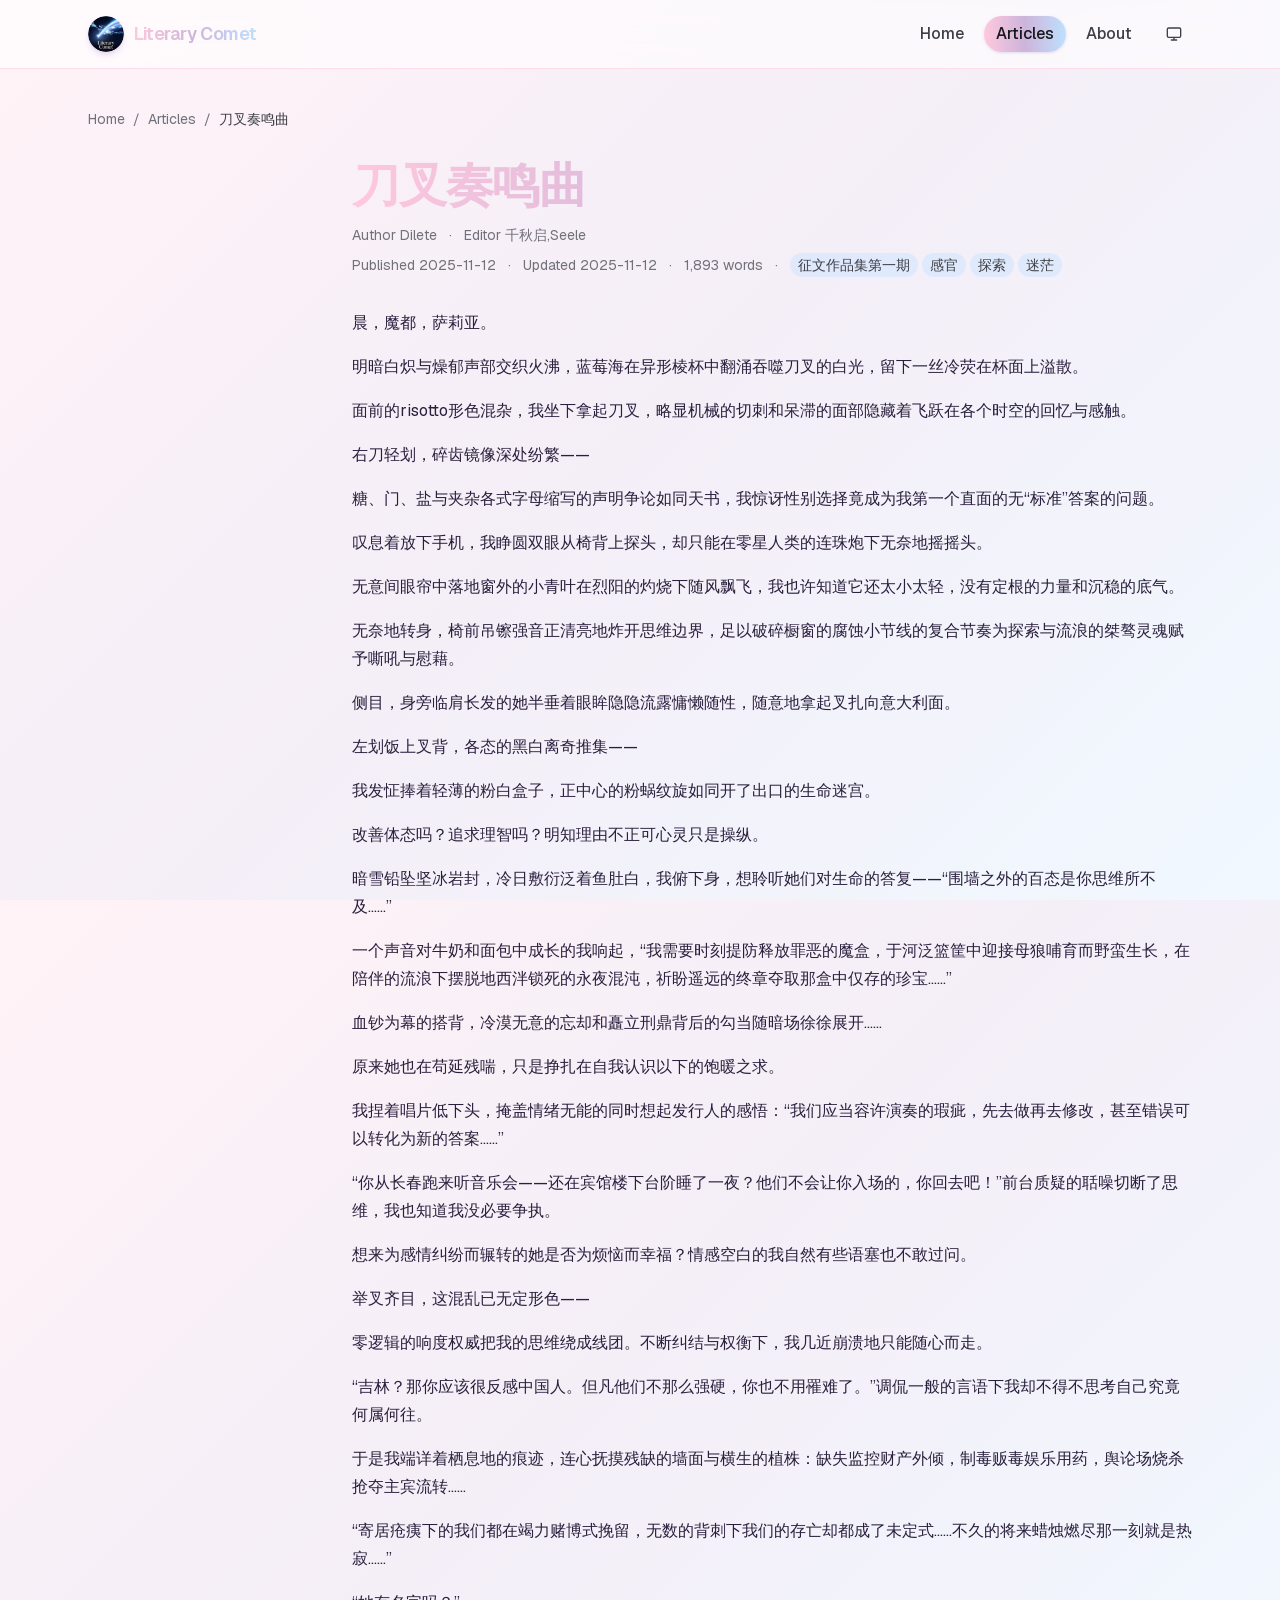
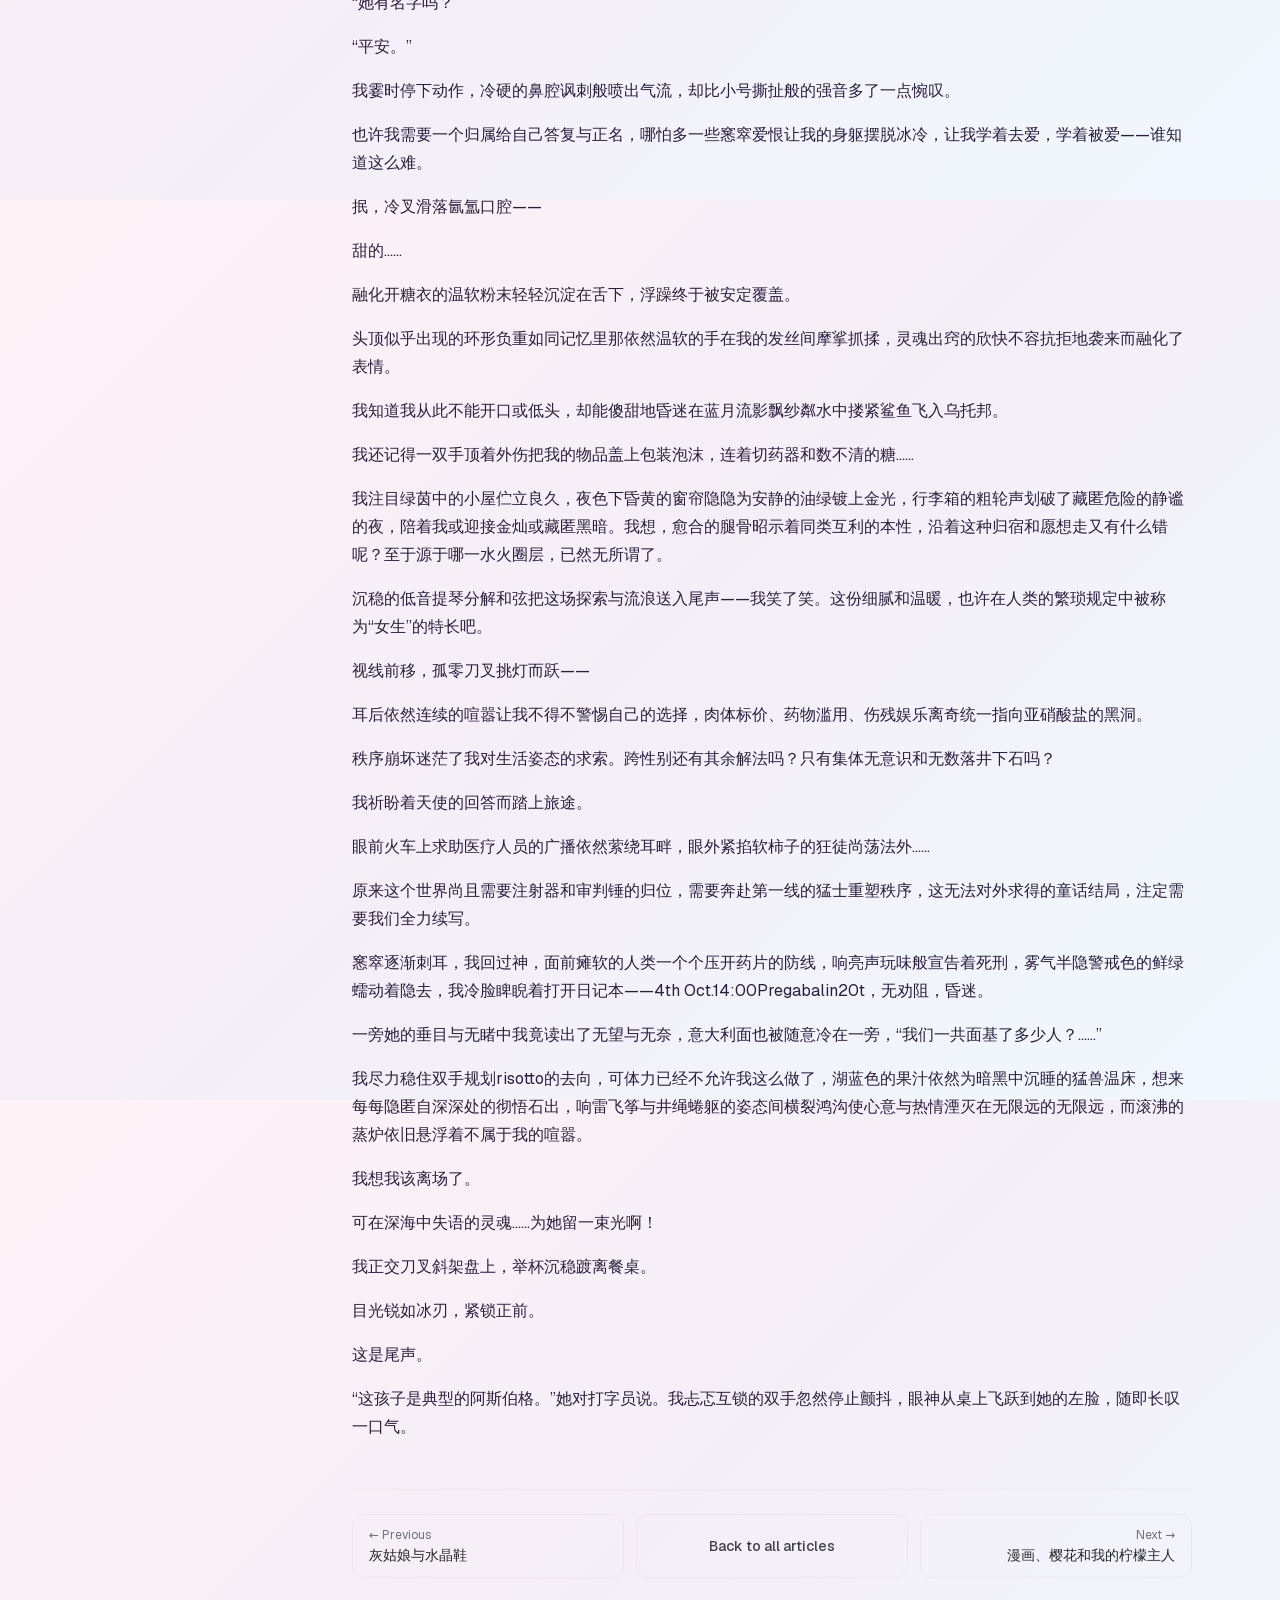
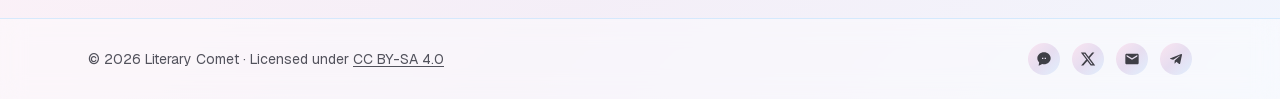
<file: articles/page7.html>
<!DOCTYPE html><html lang="en" class="geist_a71539c9-module__T19VSG__variable geist_mono_8d43a2aa-module__8Li5zG__variable ballet_9114a01e-module__DjartW__variable h-full antialiased"><head><meta charSet="utf-8"/><meta name="viewport" content="width=device-width, initial-scale=1"/><link rel="preload" href="/_next/static/media/797e433ab948586e-s.p.09zddjkbdep5a.woff2" as="font" crossorigin="" type="font/woff2"/><link rel="preload" href="/_next/static/media/caa3a2e1cccd8315-s.p.09~u27dqhyhd6.woff2" as="font" crossorigin="" type="font/woff2"/><link rel="preload" href="/_next/static/media/e6de1251430617f5-s.p.0yybhx5o7sl2u.woff2" as="font" crossorigin="" type="font/woff2"/><link rel="preload" as="image" href="/_next/static/media/logo_1.01trw8yap10c6.png"/><link rel="stylesheet" href="/_next/static/chunks/0si949tz0kvlj.css" data-precedence="next"/><link rel="preload" as="script" fetchPriority="low" href="/_next/static/chunks/0xzyipb4cwgaz.js"/><script src="/_next/static/chunks/0pqt~8bl3ukh4.js" async=""></script><script src="/_next/static/chunks/10z666t7-w_5v.js" async=""></script><script src="/_next/static/chunks/02j8d7.9f.ryz.js" async=""></script><script src="/_next/static/chunks/turbopack-0-f3n~a_x..37.js" async=""></script><script src="/_next/static/chunks/0xv285xmxdcry.js" async=""></script><script src="/_next/static/chunks/0d3shmwh5_nmn.js" async=""></script><script src="/_next/static/chunks/0o..czvk0kpv4.js" async=""></script><meta name="next-size-adjust" content=""/><title>刀叉奏鸣曲 · Literary Comet</title><meta name="description" content="文章描绘了主人公在面对复杂世界和自身迷茫时，通过感官和情感的交织，寻求一种超越性的理解与归属，通过强烈的意象与氛围渲染，展现了探索与接受，最终指向了对终极“和解”的渴望。"/><link rel="icon" href="/icon.png?icon.0i-~msed-orq-.png" sizes="256x256" type="image/png"/><link rel="apple-touch-icon" href="/apple-icon.png?apple-icon.0i-~msed-orq-.png" sizes="256x256" type="image/png"/><script src="/_next/static/chunks/03~yq9q893hmn.js" noModule=""></script></head><body class="min-h-full flex flex-col"><div hidden=""><!--$--><!--/$--></div><script>((a,b,c,d,e,f,g,h)=>{let i=document.documentElement,j=["light","dark"];function k(b){var c;(Array.isArray(a)?a:[a]).forEach(a=>{let c="class"===a,d=c&&f?e.map(a=>f[a]||a):e;c?(i.classList.remove(...d),i.classList.add(f&&f[b]?f[b]:b)):i.setAttribute(a,b)}),c=b,h&&j.includes(c)&&(i.style.colorScheme=c)}if(d)k(d);else try{let a=localStorage.getItem(b)||c,d=g&&"system"===a?window.matchMedia("(prefers-color-scheme: dark)").matches?"dark":"light":a;k(d)}catch(a){}})("class","theme","system",null,["light","dark"],null,true,true)</script><header class="sticky top-0 z-50 backdrop-blur-xl bg-white/60 dark:bg-black/40 border-b border-brand-pink/60 dark:border-brand-purple/40"><div class="mx-auto max-w-6xl flex items-center justify-between px-6 py-4"><a aria-label="Literary Comet — home" class="flex items-center gap-2.5 group" href="/"><img alt="" width="36" height="36" decoding="async" data-nimg="1" class="h-9 w-9 rounded-full shadow-md shadow-brand-purple/40 transition-transform group-hover:scale-105" style="color:transparent" src="/_next/static/media/logo_1.01trw8yap10c6.png"/><span class="text-base sm:text-lg font-semibold tracking-tight bg-gradient-to-r from-brand-pink via-brand-purple to-brand-blue bg-clip-text text-transparent">Literary Comet</span></a><div class="flex items-center gap-2 sm:gap-3"><nav class="flex items-center gap-1 sm:gap-2 text-sm sm:text-base font-medium"><a class="px-3 py-1.5 rounded-full text-zinc-700 dark:text-zinc-200 hover:bg-gradient-to-r hover:from-brand-pink/50 hover:via-brand-purple/40 hover:to-brand-blue/50 transition-colors" href="/">Home</a><a aria-current="page" class="px-3 py-1.5 rounded-full text-zinc-900 dark:text-zinc-900 bg-gradient-to-r from-brand-pink via-brand-purple to-brand-blue shadow-sm shadow-brand-purple/40" href="/articles">Articles</a><a class="px-3 py-1.5 rounded-full text-zinc-700 dark:text-zinc-200 hover:bg-gradient-to-r hover:from-brand-pink/50 hover:via-brand-purple/40 hover:to-brand-blue/50 transition-colors" href="/about">About</a></nav><div class="h-9 w-9" aria-hidden="true"></div></div></div></header><main class="flex-1 flex flex-col"><section class="flex-1 mx-auto w-full max-w-6xl px-6 py-10"><nav aria-label="Breadcrumb" class="mb-8 text-sm text-zinc-500 dark:text-zinc-400"><ol class="flex flex-wrap items-center gap-2"><li><a class="hover:text-brand-purple dark:hover:text-brand-pink transition-colors" href="/">Home</a></li><li aria-hidden="true">/</li><li><a class="hover:text-brand-purple dark:hover:text-brand-pink transition-colors" href="/articles">Articles</a></li><li aria-hidden="true">/</li><li aria-current="page" class="text-zinc-700 dark:text-zinc-200 truncate max-w-xs">刀叉奏鸣曲</li></ol></nav><div class="grid gap-10 lg:grid-cols-[14rem_1fr]"><aside class="hidden lg:block"></aside><article><header class="mb-8"><h1 class="text-3xl sm:text-5xl font-black tracking-tight bg-gradient-to-r from-brand-pink via-brand-purple to-brand-blue bg-clip-text text-transparent">刀叉奏鸣曲</h1><div class="mt-4 flex flex-wrap items-center gap-x-3 gap-y-1 text-xs sm:text-sm text-zinc-500 dark:text-zinc-400"><span class="flex items-center gap-x-3"><span>Author <!-- -->Dilete</span></span><span class="flex items-center gap-x-3"><span aria-hidden="true">·</span><span>Editor <!-- -->千秋启,Seele</span></span></div><div class="mt-2 flex flex-wrap items-center gap-x-3 gap-y-1 text-xs sm:text-sm text-zinc-500 dark:text-zinc-400"><span class="flex items-center gap-x-3"><span>Published<!-- --> <time dateTime="2025-11-12">2025-11-12</time></span></span><span class="flex items-center gap-x-3"><span aria-hidden="true">·</span><span><span title="Last updated: 2025-11-12 00:00:00">Updated<!-- --> <time dateTime="2025-11-12T00:00:00">2025-11-12</time></span></span></span><span class="flex items-center gap-x-3"><span aria-hidden="true">·</span><span>1,893<!-- --> words</span></span><span class="flex items-center gap-x-3"><span aria-hidden="true">·</span><span class="flex flex-wrap gap-1"><span class="rounded-full bg-brand-blue/40 px-2 py-0.5 text-zinc-700 dark:text-zinc-200">征文作品集第一期</span><span class="rounded-full bg-brand-blue/40 px-2 py-0.5 text-zinc-700 dark:text-zinc-200">感官</span><span class="rounded-full bg-brand-blue/40 px-2 py-0.5 text-zinc-700 dark:text-zinc-200">探索</span><span class="rounded-full bg-brand-blue/40 px-2 py-0.5 text-zinc-700 dark:text-zinc-200">迷茫</span></span></span></div></header><div class="markdown-body"><p>晨，魔都，萨莉亚。</p>
<p>明暗白炽与燥郁声部交织火沸，蓝莓海在异形棱杯中翻涌吞噬刀叉的白光，留下一丝冷荧在杯面上溢散。</p>
<p>面前的risotto形色混杂，我坐下拿起刀叉，略显机械的切刺和呆滞的面部隐藏着飞跃在各个时空的回忆与感触。</p>
<p>右刀轻划，碎齿镜像深处纷繁——</p>
<p>糖、门、盐与夹杂各式字母缩写的声明争论如同天书，我惊讶性别选择竟成为我第一个直面的无“标准”答案的问题。</p>
<p>叹息着放下手机，我睁圆双眼从椅背上探头，却只能在零星人类的连珠炮下无奈地摇摇头。</p>
<p>无意间眼帘中落地窗外的小青叶在烈阳的灼烧下随风飘飞，我也许知道它还太小太轻，没有定根的力量和沉稳的底气。</p>
<p>无奈地转身，椅前吊镲强音正清亮地炸开思维边界，足以破碎橱窗的腐蚀小节线的复合节奏为探索与流浪的桀骜灵魂赋予嘶吼与慰藉。</p>
<p>侧目，身旁临肩长发的她半垂着眼眸隐隐流露慵懒随性，随意地拿起叉扎向意大利面。</p>
<p>左划饭上叉背，各态的黑白离奇推集——</p>
<p>我发怔捧着轻薄的粉白盒子，正中心的粉蜗纹旋如同开了出口的生命迷宫。</p>
<p>改善体态吗？追求理智吗？明知理由不正可心灵只是操纵。</p>
<p>暗雪铅坠坚冰岩封，冷日敷衍泛着鱼肚白，我俯下身，想聆听她们对生命的答复——“围墙之外的百态是你思维所不及……”</p>
<p>一个声音对牛奶和面包中成长的我响起，“我需要时刻提防释放罪恶的魔盒，于河泛篮筐中迎接母狼哺育而野蛮生长，在陪伴的流浪下摆脱地西泮锁死的永夜混沌，祈盼遥远的终章夺取那盒中仅存的珍宝……”</p>
<p>血钞为幕的搭背，冷漠无意的忘却和矗立刑鼎背后的勾当随暗场徐徐展开……</p>
<p>原来她也在苟延残喘，只是挣扎在自我认识以下的饱暖之求。</p>
<p>我捏着唱片低下头，掩盖情绪无能的同时想起发行人的感悟：“我们应当容许演奏的瑕疵，先去做再去修改，甚至错误可以转化为新的答案……”</p>
<p>“你从长春跑来听音乐会——还在宾馆楼下台阶睡了一夜？他们不会让你入场的，你回去吧！”前台质疑的聒噪切断了思维，我也知道我没必要争执。</p>
<p>想来为感情纠纷而辗转的她是否为烦恼而幸福？情感空白的我自然有些语塞也不敢过问。</p>
<p>举叉齐目，这混乱已无定形色——</p>
<p>零逻辑的响度权威把我的思维绕成线团。不断纠结与权衡下，我几近崩溃地只能随心而走。</p>
<p>“吉林？那你应该很反感中国人。但凡他们不那么强硬，你也不用罹难了。”调侃一般的言语下我却不得不思考自己究竟何属何往。</p>
<p>于是我端详着栖息地的痕迹，连心抚摸残缺的墙面与横生的植株：缺失监控财产外倾，制毒贩毒娱乐用药，舆论场烧杀抢夺主宾流转……</p>
<p>“寄居疮痍下的我们都在竭力赌博式挽留，无数的背刺下我们的存亡却都成了未定式……不久的将来蜡烛燃尽那一刻就是热寂……”</p>
<p>“她有名字吗？”</p>
<p>“平安。”</p>
<p>我霎时停下动作，冷硬的鼻腔讽刺般喷出气流，却比小号撕扯般的强音多了一点惋叹。</p>
<p>也许我需要一个归属给自己答复与正名，哪怕多一些窸窣爱恨让我的身躯摆脱冰冷，让我学着去爱，学着被爱——谁知道这么难。</p>
<p>抿，冷叉滑落氤氲口腔——</p>
<p>甜的……</p>
<p>融化开糖衣的温软粉末轻轻沉淀在舌下，浮躁终于被安定覆盖。</p>
<p>头顶似乎出现的环形负重如同记忆里那依然温软的手在我的发丝间摩挲抓揉，灵魂出窍的欣快不容抗拒地袭来而融化了表情。</p>
<p>我知道我从此不能开口或低头，却能傻甜地昏迷在蓝月流影飘纱粼水中搂紧鲨鱼飞入乌托邦。</p>
<p>我还记得一双手顶着外伤把我的物品盖上包装泡沫，连着切药器和数不清的糖……</p>
<p>我注目绿茵中的小屋伫立良久，夜色下昏黄的窗帘隐隐为安静的油绿镀上金光，行李箱的粗轮声划破了藏匿危险的静谧的夜，陪着我或迎接金灿或藏匿黑暗。我想，愈合的腿骨昭示着同类互利的本性，沿着这种归宿和愿想走又有什么错呢？至于源于哪一水火圈层，已然无所谓了。</p>
<p>沉稳的低音提琴分解和弦把这场探索与流浪送入尾声——我笑了笑。这份细腻和温暖，也许在人类的繁琐规定中被称为“女生”的特长吧。</p>
<p>视线前移，孤零刀叉挑灯而跃——</p>
<p>耳后依然连续的喧嚣让我不得不警惕自己的选择，肉体标价、药物滥用、伤残娱乐离奇统一指向亚硝酸盐的黑洞。</p>
<p>秩序崩坏迷茫了我对生活姿态的求索。跨性别还有其余解法吗？只有集体无意识和无数落井下石吗？</p>
<p>我祈盼着天使的回答而踏上旅途。</p>
<p>眼前火车上求助医疗人员的广播依然萦绕耳畔，眼外紧掐软柿子的狂徒尚荡法外……</p>
<p>原来这个世界尚且需要注射器和审判锤的归位，需要奔赴第一线的猛士重塑秩序，这无法对外求得的童话结局，注定需要我们全力续写。</p>
<p>窸窣逐渐刺耳，我回过神，面前瘫软的人类一个个压开药片的防线，响亮声玩味般宣告着死刑，雾气半隐警戒色的鲜绿蠕动着隐去，我冷脸睥睨着打开日记本——4th Oct.14:00Pregabalin20t，无劝阻，昏迷。</p>
<p>一旁她的垂目与无睹中我竟读出了无望与无奈，意大利面也被随意冷在一旁，“我们一共面基了多少人？……”</p>
<p>我尽力稳住双手规划risotto的去向，可体力已经不允许我这么做了，湖蓝色的果汁依然为暗黑中沉睡的猛兽温床，想来每每隐匿自深深处的彻悟石出，响雷飞筝与井绳蜷躯的姿态间横裂鸿沟使心意与热情湮灭在无限远的无限远，而滚沸的蒸炉依旧悬浮着不属于我的喧嚣。</p>
<p>我想我该离场了。</p>
<p>可在深海中失语的灵魂……为她留一束光啊！</p>
<p>我正交刀叉斜架盘上，举杯沉稳踱离餐桌。</p>
<p>目光锐如冰刃，紧锁正前。</p>
<p>这是尾声。</p>
<p>“这孩子是典型的阿斯伯格。”她对打字员说。我忐忑互锁的双手忽然停止颤抖，眼神从桌上飞跃到她的左脸，随即长叹一口气。</p></div><nav aria-label="Article navigation" class="mt-12 border-t border-brand-purple/20 pt-6 grid grid-cols-1 sm:grid-cols-3 gap-3"><a rel="prev" class="group rounded-xl border border-brand-purple/20 px-4 py-3 hover:bg-brand-pink/20 dark:hover:bg-brand-pink/15 transition-colors" href="/articles/page1"><span class="block text-xs text-zinc-500 dark:text-zinc-400 group-hover:text-brand-purple dark:group-hover:text-brand-pink transition-colors">← Previous</span><span class="block mt-0.5 text-sm font-medium text-zinc-800 dark:text-zinc-100 line-clamp-2">灰姑娘与水晶鞋</span></a><a class="grid place-items-center rounded-xl border border-brand-purple/20 px-4 py-3 text-sm font-medium text-zinc-700 dark:text-zinc-200 hover:bg-gradient-to-r hover:from-brand-pink/30 hover:via-brand-purple/30 hover:to-brand-blue/30 transition-colors" href="/articles">Back to all articles</a><a rel="next" class="group rounded-xl border border-brand-purple/20 px-4 py-3 text-right hover:bg-brand-blue/20 dark:hover:bg-brand-blue/15 transition-colors" href="/articles/page2"><span class="block text-xs text-zinc-500 dark:text-zinc-400 group-hover:text-brand-purple dark:group-hover:text-brand-pink transition-colors">Next →</span><span class="block mt-0.5 text-sm font-medium text-zinc-800 dark:text-zinc-100 line-clamp-2">漫画、樱花和我的柠檬主人</span></a></nav></article></div></section><!--$--><!--/$--><button type="button" aria-label="Scroll to top" title="Scroll to top" class="fixed bottom-6 right-6 z-40 grid place-items-center h-12 w-12 rounded-full bg-gradient-to-br from-brand-pink via-brand-purple to-brand-blue text-zinc-800 shadow-lg shadow-brand-purple/40 hover:shadow-xl hover:shadow-brand-purple/60 hover:-translate-y-0.5 focus:outline-none focus:ring-2 focus:ring-brand-purple/60 focus:ring-offset-2 transition-all duration-200 opacity-0 pointer-events-none"><svg viewBox="0 0 24 24" fill="none" stroke="currentColor" stroke-width="2.5" stroke-linecap="round" stroke-linejoin="round" class="h-5 w-5" aria-hidden="true"><path d="M18 15l-6-6-6 6"></path></svg></button></main><footer class="mt-auto border-t border-brand-blue/60 dark:border-brand-purple/40 bg-white/40 dark:bg-black/30 backdrop-blur-md"><div class="mx-auto max-w-6xl flex flex-col sm:flex-row items-center justify-between gap-4 px-6 py-6 text-sm"><p class="text-zinc-600 dark:text-zinc-400">© <!-- -->2026<!-- --> Literary Comet · Licensed under<!-- --> <a href="https://creativecommons.org/licenses/by-sa/4.0/" target="_blank" rel="license noopener noreferrer" class="underline underline-offset-2 hover:text-brand-purple dark:hover:text-brand-pink transition-colors">CC BY-SA 4.0</a></p><ul class="flex items-center gap-3"><li><a href="https://qm.qq.com/q/IKoi4kwryo" aria-label="QQ读者群" title="QQ读者群" target="_blank" rel="noopener noreferrer" class="grid place-items-center h-8 w-8 rounded-full text-zinc-700 dark:text-zinc-200 bg-gradient-to-br from-brand-pink/40 via-brand-purple/40 to-brand-blue/40 hover:from-brand-pink hover:via-brand-purple hover:to-brand-blue hover:text-zinc-900 transition-colors"><svg viewBox="0 0 24 24" fill="currentColor" aria-hidden="true" class="h-4 w-4"><path d="M12 2C6.48 2 2 6.04 2 11c0 2.34 1.05 4.46 2.74 6.04L4 22l5.34-2.39c.86.25 1.75.39 2.66.39 5.52 0 10-4.04 10-9S17.52 2 12 2zm-3 8h2v2H9zm4 0h2v2h-2z"></path></svg></a></li><li><a href="https://x.com/CometFor18207" aria-label="X" title="X" target="_blank" rel="noopener noreferrer" class="grid place-items-center h-8 w-8 rounded-full text-zinc-700 dark:text-zinc-200 bg-gradient-to-br from-brand-pink/40 via-brand-purple/40 to-brand-blue/40 hover:from-brand-pink hover:via-brand-purple hover:to-brand-blue hover:text-zinc-900 transition-colors"><svg viewBox="0 0 24 24" fill="currentColor" aria-hidden="true" class="h-4 w-4"><path d="M18.244 2.25h3.308l-7.227 8.26 8.502 11.24H16.17l-5.214-6.817L4.99 21.75H1.68l7.73-8.835L1.254 2.25H8.08l4.713 6.231 5.451-6.231zm-1.161 17.52h1.833L7.084 4.126H5.117L17.083 19.77z"></path></svg></a></li><li><a href="mailto:literarycomet@gmail.com" aria-label="Mail" title="Mail" target="_blank" rel="noopener noreferrer" class="grid place-items-center h-8 w-8 rounded-full text-zinc-700 dark:text-zinc-200 bg-gradient-to-br from-brand-pink/40 via-brand-purple/40 to-brand-blue/40 hover:from-brand-pink hover:via-brand-purple hover:to-brand-blue hover:text-zinc-900 transition-colors"><svg viewBox="0 0 24 24" fill="currentColor" aria-hidden="true" class="h-4 w-4"><path d="M20 4H4c-1.1 0-2 .9-2 2v12c0 1.1.9 2 2 2h16c1.1 0 2-.9 2-2V6c0-1.1-.9-2-2-2zm0 4.236l-8 4.882L4 8.236V6l8 4.882L20 6v2.236z"></path></svg></a></li><li><a href="https://t.me/literarycomet" aria-label="Telegram" title="Telegram" target="_blank" rel="noopener noreferrer" class="grid place-items-center h-8 w-8 rounded-full text-zinc-700 dark:text-zinc-200 bg-gradient-to-br from-brand-pink/40 via-brand-purple/40 to-brand-blue/40 hover:from-brand-pink hover:via-brand-purple hover:to-brand-blue hover:text-zinc-900 transition-colors"><svg viewBox="0 0 24 24" fill="currentColor" aria-hidden="true" class="h-4 w-4"><path d="M9.78 18.65l.28-4.23 7.68-6.92c.34-.31-.07-.46-.52-.19L7.74 13.3 3.64 12c-.88-.25-.89-.86.2-1.3l15.97-6.16c.73-.33 1.43.18 1.15 1.3l-2.72 12.81c-.19.91-.74 1.13-1.5.71L12.6 16.3l-1.99 1.93c-.23.23-.42.42-.83.42z"></path></svg></a></li></ul></div></footer><script src="/_next/static/chunks/0xzyipb4cwgaz.js" id="_R_" async=""></script><script>(self.__next_f=self.__next_f||[]).push([0])</script><script>self.__next_f.push([1,"1:\"$Sreact.fragment\"\n2:I[59919,[\"/_next/static/chunks/0xv285xmxdcry.js\",\"/_next/static/chunks/0d3shmwh5_nmn.js\"],\"default\"]\n3:I[2971,[\"/_next/static/chunks/0xv285xmxdcry.js\",\"/_next/static/chunks/0d3shmwh5_nmn.js\"],\"default\"]\n4:I[39756,[\"/_next/static/chunks/0xv285xmxdcry.js\",\"/_next/static/chunks/0d3shmwh5_nmn.js\"],\"default\"]\n5:I[37457,[\"/_next/static/chunks/0xv285xmxdcry.js\",\"/_next/static/chunks/0d3shmwh5_nmn.js\"],\"default\"]\ne:I[68027,[\"/_next/static/chunks/0xv285xmxdcry.js\",\"/_next/static/chunks/0d3shmwh5_nmn.js\"],\"default\",1]\n:HL[\"/_next/static/chunks/0si949tz0kvlj.css\",\"style\"]\n:HL[\"/_next/static/media/797e433ab948586e-s.p.09zddjkbdep5a.woff2\",\"font\",{\"crossOrigin\":\"\",\"type\":\"font/woff2\"}]\n:HL[\"/_next/static/media/caa3a2e1cccd8315-s.p.09~u27dqhyhd6.woff2\",\"font\",{\"crossOrigin\":\"\",\"type\":\"font/woff2\"}]\n:HL[\"/_next/static/media/e6de1251430617f5-s.p.0yybhx5o7sl2u.woff2\",\"font\",{\"crossOrigin\":\"\",\"type\":\"font/woff2\"}]\n"])</script><script>self.__next_f.push([1,"0:{\"P\":null,\"c\":[\"\",\"articles\",\"page7\"],\"q\":\"\",\"i\":false,\"f\":[[[\"\",{\"children\":[\"articles\",{\"children\":[[\"slug\",\"page7\",\"d\",null],{\"children\":[\"__PAGE__\",{}]}]}]},\"$undefined\",\"$undefined\",16],[[\"$\",\"$1\",\"c\",{\"children\":[[[\"$\",\"link\",\"0\",{\"rel\":\"stylesheet\",\"href\":\"/_next/static/chunks/0si949tz0kvlj.css\",\"precedence\":\"next\",\"crossOrigin\":\"$undefined\",\"nonce\":\"$undefined\"}],[\"$\",\"script\",\"script-0\",{\"src\":\"/_next/static/chunks/0xv285xmxdcry.js\",\"async\":true,\"nonce\":\"$undefined\"}],[\"$\",\"script\",\"script-1\",{\"src\":\"/_next/static/chunks/0d3shmwh5_nmn.js\",\"async\":true,\"nonce\":\"$undefined\"}]],[\"$\",\"html\",null,{\"lang\":\"en\",\"className\":\"geist_a71539c9-module__T19VSG__variable geist_mono_8d43a2aa-module__8Li5zG__variable ballet_9114a01e-module__DjartW__variable h-full antialiased\",\"suppressHydrationWarning\":true,\"children\":[\"$\",\"body\",null,{\"className\":\"min-h-full flex flex-col\",\"suppressHydrationWarning\":true,\"children\":[\"$\",\"$L2\",null,{\"children\":[[\"$\",\"$L3\",null,{}],[\"$\",\"main\",null,{\"className\":\"flex-1 flex flex-col\",\"children\":[\"$\",\"$L4\",null,{\"parallelRouterKey\":\"children\",\"error\":\"$undefined\",\"errorStyles\":\"$undefined\",\"errorScripts\":\"$undefined\",\"template\":[\"$\",\"$L5\",null,{}],\"templateStyles\":\"$undefined\",\"templateScripts\":\"$undefined\",\"notFound\":[[[\"$\",\"title\",null,{\"children\":\"404: This page could not be found.\"}],[\"$\",\"div\",null,{\"style\":{\"fontFamily\":\"system-ui,\\\"Segoe UI\\\",Roboto,Helvetica,Arial,sans-serif,\\\"Apple Color Emoji\\\",\\\"Segoe UI Emoji\\\"\",\"height\":\"100vh\",\"textAlign\":\"center\",\"display\":\"flex\",\"flexDirection\":\"column\",\"alignItems\":\"center\",\"justifyContent\":\"center\"},\"children\":[\"$\",\"div\",null,{\"children\":[[\"$\",\"style\",null,{\"dangerouslySetInnerHTML\":{\"__html\":\"body{color:#000;background:#fff;margin:0}.next-error-h1{border-right:1px solid rgba(0,0,0,.3)}@media (prefers-color-scheme:dark){body{color:#fff;background:#000}.next-error-h1{border-right:1px solid rgba(255,255,255,.3)}}\"}}],[\"$\",\"h1\",null,{\"className\":\"next-error-h1\",\"style\":{\"display\":\"inline-block\",\"margin\":\"0 20px 0 0\",\"padding\":\"0 23px 0 0\",\"fontSize\":24,\"fontWeight\":500,\"verticalAlign\":\"top\",\"lineHeight\":\"49px\"},\"children\":404}],[\"$\",\"div\",null,{\"style\":{\"display\":\"inline-block\"},\"children\":[\"$\",\"h2\",null,{\"style\":{\"fontSize\":14,\"fontWeight\":400,\"lineHeight\":\"49px\",\"margin\":0},\"children\":\"This page could not be found.\"}]}]]}]}]],[]],\"forbidden\":\"$undefined\",\"unauthorized\":\"$undefined\"}]}],[\"$\",\"footer\",null,{\"className\":\"mt-auto border-t border-brand-blue/60 dark:border-brand-purple/40 bg-white/40 dark:bg-black/30 backdrop-blur-md\",\"children\":[\"$\",\"div\",null,{\"className\":\"mx-auto max-w-6xl flex flex-col sm:flex-row items-center justify-between gap-4 px-6 py-6 text-sm\",\"children\":[[\"$\",\"p\",null,{\"className\":\"text-zinc-600 dark:text-zinc-400\",\"children\":[\"© \",\"2026\",\" Literary Comet · Licensed under\",\" \",[\"$\",\"a\",null,{\"href\":\"https://creativecommons.org/licenses/by-sa/4.0/\",\"target\":\"_blank\",\"rel\":\"license noopener noreferrer\",\"className\":\"underline underline-offset-2 hover:text-brand-purple dark:hover:text-brand-pink transition-colors\",\"children\":\"CC BY-SA 4.0\"}]]}],[\"$\",\"ul\",null,{\"className\":\"flex items-center gap-3\",\"children\":[[\"$\",\"li\",\"QQ读者群\",{\"children\":[\"$\",\"a\",null,{\"href\":\"https://qm.qq.com/q/IKoi4kwryo\",\"aria-label\":\"QQ读者群\",\"title\":\"QQ读者群\",\"target\":\"_blank\",\"rel\":\"noopener noreferrer\",\"className\":\"grid place-items-center h-8 w-8 rounded-full text-zinc-700 dark:text-zinc-200 bg-gradient-to-br from-brand-pink/40 via-brand-purple/40 to-brand-blue/40 hover:from-brand-pink hover:via-brand-purple hover:to-brand-blue hover:text-zinc-900 transition-colors\",\"children\":[\"$\",\"svg\",null,{\"viewBox\":\"0 0 24 24\",\"fill\":\"currentColor\",\"aria-hidden\":\"true\",\"className\":\"h-4 w-4\",\"children\":[\"$\",\"path\",null,{\"d\":\"M12 2C6.48 2 2 6.04 2 11c0 2.34 1.05 4.46 2.74 6.04L4 22l5.34-2.39c.86.25 1.75.39 2.66.39 5.52 0 10-4.04 10-9S17.52 2 12 2zm-3 8h2v2H9zm4 0h2v2h-2z\"}]}]}]}],[\"$\",\"li\",\"X\",{\"children\":[\"$\",\"a\",null,{\"href\":\"https://x.com/CometFor18207\",\"aria-label\":\"X\",\"title\":\"X\",\"target\":\"_blank\",\"rel\":\"noopener noreferrer\",\"className\":\"grid place-items-center h-8 w-8 rounded-full text-zinc-700 dark:text-zinc-200 bg-gradient-to-br from-brand-pink/40 via-brand-purple/40 to-brand-blue/40 hover:from-brand-pink hover:via-brand-purple hover:to-brand-blue hover:text-zinc-900 transition-colors\",\"children\":\"$L6\"}]}],\"$L7\",\"$L8\"]}]]}]}]]}]}]}]]}],{\"children\":[\"$L9\",{\"children\":[\"$La\",{\"children\":[\"$Lb\",{},null,false,null]},null,false,\"$@c\"]},null,false,null]},null,false,null],\"$Ld\",false]],\"m\":\"$undefined\",\"G\":[\"$e\",[\"$Lf\"]],\"S\":true,\"h\":null,\"s\":\"$undefined\",\"l\":\"$undefined\",\"p\":\"$undefined\",\"d\":\"$undefined\",\"b\":\"2QBPGoEmQyomdr7blVJTn\"}\n"])</script><script>self.__next_f.push([1,"10:I[63687,[\"/_next/static/chunks/0xv285xmxdcry.js\",\"/_next/static/chunks/0d3shmwh5_nmn.js\",\"/_next/static/chunks/0o..czvk0kpv4.js\"],\"default\"]\n12:I[97367,[\"/_next/static/chunks/0xv285xmxdcry.js\",\"/_next/static/chunks/0d3shmwh5_nmn.js\"],\"OutletBoundary\"]\n13:\"$Sreact.suspense\"\n16:I[97367,[\"/_next/static/chunks/0xv285xmxdcry.js\",\"/_next/static/chunks/0d3shmwh5_nmn.js\"],\"ViewportBoundary\"]\n18:I[97367,[\"/_next/static/chunks/0xv285xmxdcry.js\",\"/_next/static/chunks/0d3shmwh5_nmn.js\"],\"MetadataBoundary\"]\n6:[\"$\",\"svg\",null,{\"viewBox\":\"0 0 24 24\",\"fill\":\"currentColor\",\"aria-hidden\":\"true\",\"className\":\"h-4 w-4\",\"children\":[\"$\",\"path\",null,{\"d\":\"M18.244 2.25h3.308l-7.227 8.26 8.502 11.24H16.17l-5.214-6.817L4.99 21.75H1.68l7.73-8.835L1.254 2.25H8.08l4.713 6.231 5.451-6.231zm-1.161 17.52h1.833L7.084 4.126H5.117L17.083 19.77z\"}]}]\n7:[\"$\",\"li\",\"Mail\",{\"children\":[\"$\",\"a\",null,{\"href\":\"mailto:literarycomet@gmail.com\",\"aria-label\":\"Mail\",\"title\":\"Mail\",\"target\":\"_blank\",\"rel\":\"noopener noreferrer\",\"className\":\"grid place-items-center h-8 w-8 rounded-full text-zinc-700 dark:text-zinc-200 bg-gradient-to-br from-brand-pink/40 via-brand-purple/40 to-brand-blue/40 hover:from-brand-pink hover:via-brand-purple hover:to-brand-blue hover:text-zinc-900 transition-colors\",\"children\":[\"$\",\"svg\",null,{\"viewBox\":\"0 0 24 24\",\"fill\":\"currentColor\",\"aria-hidden\":\"true\",\"className\":\"h-4 w-4\",\"children\":[\"$\",\"path\",null,{\"d\":\"M20 4H4c-1.1 0-2 .9-2 2v12c0 1.1.9 2 2 2h16c1.1 0 2-.9 2-2V6c0-1.1-.9-2-2-2zm0 4.236l-8 4.882L4 8.236V6l8 4.882L20 6v2.236z\"}]}]}]}]\n8:[\"$\",\"li\",\"Telegram\",{\"children\":[\"$\",\"a\",null,{\"href\":\"https://t.me/literarycomet\",\"aria-label\":\"Telegram\",\"title\":\"Telegram\",\"target\":\"_blank\",\"rel\":\"noopener noreferrer\",\"className\":\"grid place-items-center h-8 w-8 rounded-full text-zinc-700 dark:text-zinc-200 bg-gradient-to-br from-brand-pink/40 via-brand-purple/40 to-brand-blue/40 hover:from-brand-pink hover:via-brand-purple hover:to-brand-blue hover:text-zinc-900 transition-colors\",\"children\":[\"$\",\"svg\",null,{\"viewBox\":\"0 0 24 24\",\"fill\":\"currentColor\",\"aria-hidden\":\"true\",\"className\":\"h-4 w-4\",\"children\":[\"$\",\"path\",null,{\"d\":\"M9.78 18.65l.28-4.23 7.68-6.92c.34-.31-.07-.46-.52-.19L7.74 13.3 3.64 12c-.88-.25-.89-.86.2-1.3l15.97-6.16c.73-.33 1.43.18 1.15 1.3l-2.72 12.81c-.19.91-.74 1.13-1.5.71L12.6 16.3l-1.99 1.93c-.23.23-.42.42-.83.42z\"}]}]}]}]\n9:[\"$\",\"$1\",\"c\",{\"children\":[[[\"$\",\"script\",\"script-0\",{\"src\":\"/_next/static/chunks/0o..czvk0kpv4.js\",\"async\":true,\"nonce\":\"$undefined\"}]],[[\"$\",\"$L4\",null,{\"parallelRouterKey\":\"children\",\"error\":\"$undefined\",\"errorStyles\":\"$undefined\",\"errorScripts\":\"$undefined\",\"template\":[\"$\",\"$L5\",null,{}],\"templateStyles\":\"$undefined\",\"templateScripts\":\"$undefined\",\"notFound\":\"$undefined\",\"forbidden\":\"$undefined\",\"unauthorized\":\"$undefined\"}],[\"$\",\"$L10\",null,{}]]]}]\na:[\"$\",\"$1\",\"c\",{\"children\":[null,[\"$\",\"$L4\",null,{\"parallelRouterKey\":\"children\",\"error\":\"$undefined\",\"errorStyles\":\"$undefined\",\"errorScripts\":\"$undefined\",\"template\":[\"$\",\"$L5\",null,{}],\"templateStyles\":\"$undefined\",\"templateScripts\":\"$undefined\",\"notFound\":\"$undefined\",\"forbidden\":\"$undefined\",\"unauthorized\":\"$undefined\"}]]}]\nb:[\"$\",\"$1\",\"c\",{\"children\":[\"$L11\",null,[\"$\",\"$L12\",null,{\"children\":[\"$\",\"$13\",null,{\"name\":\"Next.MetadataOutlet\",\"children\":\"$@14\"}]}]]}]\n15:[]\nc:\"$W15\"\nd:[\"$\",\"$1\",\"h\",{\"children\":[null,[\"$\",\"$L16\",null,{\"children\":\"$L17\"}],[\"$\",\"div\",null,{\"hidden\":true,\"children\":[\"$\",\"$L18\",null,{\"children\":[\"$\",\"$13\",null,{\"name\":\"Next.Metadata\",\"children\":\"$L19\"}]}]}],[\"$\",\"meta\",null,{\"name\":\"next-size-adjust\",\"content\":\"\"}]]}]\nf:[\"$\",\"link\",\"0\",{\"rel\":\"stylesheet\",\"href\":\"/_next/static/chunks/0si949tz0kvlj.css\",\"precedence\":\"next\",\"crossOrigin\":\"$undefined\",\"nonce\":\"$undefined\"}]\n"])</script><script>self.__next_f.push([1,"17:[[\"$\",\"meta\",\"0\",{\"charSet\":\"utf-8\"}],[\"$\",\"meta\",\"1\",{\"name\":\"viewport\",\"content\":\"width=device-width, initial-scale=1\"}]]\n"])</script><script>self.__next_f.push([1,"1a:I[27201,[\"/_next/static/chunks/0xv285xmxdcry.js\",\"/_next/static/chunks/0d3shmwh5_nmn.js\"],\"IconMark\"]\n14:null\n19:[[\"$\",\"title\",\"0\",{\"children\":\"刀叉奏鸣曲 · Literary Comet\"}],[\"$\",\"meta\",\"1\",{\"name\":\"description\",\"content\":\"文章描绘了主人公在面对复杂世界和自身迷茫时，通过感官和情感的交织，寻求一种超越性的理解与归属，通过强烈的意象与氛围渲染，展现了探索与接受，最终指向了对终极“和解”的渴望。\"}],[\"$\",\"link\",\"2\",{\"rel\":\"icon\",\"href\":\"/icon.png?icon.0i-~msed-orq-.png\",\"sizes\":\"256x256\",\"type\":\"image/png\"}],[\"$\",\"link\",\"3\",{\"rel\":\"apple-touch-icon\",\"href\":\"/apple-icon.png?apple-icon.0i-~msed-orq-.png\",\"sizes\":\"256x256\",\"type\":\"image/png\"}],[\"$\",\"$L1a\",\"4\",{}]]\n"])</script><script>self.__next_f.push([1,"1b:I[22016,[\"/_next/static/chunks/0xv285xmxdcry.js\",\"/_next/static/chunks/0d3shmwh5_nmn.js\",\"/_next/static/chunks/0o..czvk0kpv4.js\"],\"\"]\n"])</script><script>self.__next_f.push([1,"11:[\"$\",\"section\",null,{\"className\":\"flex-1 mx-auto w-full max-w-6xl px-6 py-10\",\"children\":[[\"$\",\"nav\",null,{\"aria-label\":\"Breadcrumb\",\"className\":\"mb-8 text-sm text-zinc-500 dark:text-zinc-400\",\"children\":[\"$\",\"ol\",null,{\"className\":\"flex flex-wrap items-center gap-2\",\"children\":[[\"$\",\"li\",null,{\"children\":[\"$\",\"$L1b\",null,{\"href\":\"/\",\"className\":\"hover:text-brand-purple dark:hover:text-brand-pink transition-colors\",\"children\":\"Home\"}]}],[\"$\",\"li\",null,{\"aria-hidden\":\"true\",\"children\":\"/\"}],[\"$\",\"li\",null,{\"children\":[\"$\",\"$L1b\",null,{\"href\":\"/articles\",\"className\":\"hover:text-brand-purple dark:hover:text-brand-pink transition-colors\",\"children\":\"Articles\"}]}],[\"$\",\"li\",null,{\"aria-hidden\":\"true\",\"children\":\"/\"}],[\"$\",\"li\",null,{\"aria-current\":\"page\",\"className\":\"text-zinc-700 dark:text-zinc-200 truncate max-w-xs\",\"children\":\"刀叉奏鸣曲\"}]]}]}],[\"$\",\"div\",null,{\"className\":\"grid gap-10 lg:grid-cols-[14rem_1fr]\",\"children\":[[\"$\",\"aside\",null,{\"className\":\"hidden lg:block\",\"children\":false}],[\"$\",\"article\",null,{\"children\":[[\"$\",\"header\",null,{\"className\":\"mb-8\",\"children\":[[\"$\",\"h1\",null,{\"className\":\"text-3xl sm:text-5xl font-black tracking-tight bg-gradient-to-r from-brand-pink via-brand-purple to-brand-blue bg-clip-text text-transparent\",\"children\":\"刀叉奏鸣曲\"}],[\"$\",\"div\",null,{\"className\":\"mt-4 flex flex-wrap items-center gap-x-3 gap-y-1 text-xs sm:text-sm text-zinc-500 dark:text-zinc-400\",\"children\":[[\"$\",\"span\",\"author\",{\"className\":\"flex items-center gap-x-3\",\"children\":[false,[\"$\",\"span\",null,{\"children\":[\"Author \",\"Dilete\"]}]]}],[\"$\",\"span\",\"editor\",{\"className\":\"flex items-center gap-x-3\",\"children\":[[\"$\",\"span\",null,{\"aria-hidden\":\"true\",\"children\":\"·\"}],[\"$\",\"span\",null,{\"children\":[\"Editor \",\"千秋启,Seele\"]}]]}]]}],[\"$\",\"div\",null,{\"className\":\"mt-2 flex flex-wrap items-center gap-x-3 gap-y-1 text-xs sm:text-sm text-zinc-500 dark:text-zinc-400\",\"children\":[[[\"$\",\"span\",\"published\",{\"className\":\"flex items-center gap-x-3\",\"children\":[false,[\"$\",\"span\",null,{\"children\":[\"Published\",\" \",[\"$\",\"time\",null,{\"dateTime\":\"2025-11-12\",\"children\":\"2025-11-12\"}]]}]]}],[\"$\",\"span\",\"updated\",{\"className\":\"flex items-center gap-x-3\",\"children\":[[\"$\",\"span\",null,{\"aria-hidden\":\"true\",\"children\":\"·\"}],[\"$\",\"span\",null,{\"children\":[\"$\",\"span\",null,{\"title\":\"Last updated: 2025-11-12 00:00:00\",\"children\":[\"Updated\",\" \",[\"$\",\"time\",null,{\"dateTime\":\"2025-11-12T00:00:00\",\"children\":\"2025-11-12\"}]]}]}]]}],[\"$\",\"span\",\"words\",{\"className\":\"flex items-center gap-x-3\",\"children\":[[\"$\",\"span\",null,{\"aria-hidden\":\"true\",\"children\":\"·\"}],[\"$\",\"span\",null,{\"children\":[\"1,893\",\" words\"]}]]}]],[\"$\",\"span\",null,{\"className\":\"flex items-center gap-x-3\",\"children\":[[\"$\",\"span\",null,{\"aria-hidden\":\"true\",\"children\":\"·\"}],[\"$\",\"span\",null,{\"className\":\"flex flex-wrap gap-1\",\"children\":[[\"$\",\"span\",\"征文作品集第一期\",{\"className\":\"rounded-full bg-brand-blue/40 px-2 py-0.5 text-zinc-700 dark:text-zinc-200\",\"children\":\"征文作品集第一期\"}],[\"$\",\"span\",\"感官\",{\"className\":\"rounded-full bg-brand-blue/40 px-2 py-0.5 text-zinc-700 dark:text-zinc-200\",\"children\":\"感官\"}],[\"$\",\"span\",\"探索\",{\"className\":\"rounded-full bg-brand-blue/40 px-2 py-0.5 text-zinc-700 dark:text-zinc-200\",\"children\":\"探索\"}],[\"$\",\"span\",\"迷茫\",{\"className\":\"rounded-full bg-brand-blue/40 px-2 py-0.5 text-zinc-700 dark:text-zinc-200\",\"children\":\"迷茫\"}]]}]]}]]}]]}],[\"$\",\"div\",null,{\"className\":\"markdown-body\",\"children\":\"$L1c\"}],[\"$\",\"nav\",null,{\"aria-label\":\"Article navigation\",\"className\":\"mt-12 border-t border-brand-purple/20 pt-6 grid grid-cols-1 sm:grid-cols-3 gap-3\",\"children\":[[\"$\",\"$L1b\",null,{\"href\":\"/articles/page1\",\"rel\":\"prev\",\"className\":\"group rounded-xl border border-brand-purple/20 px-4 py-3 hover:bg-brand-pink/20 dark:hover:bg-brand-pink/15 transition-colors\",\"children\":[[\"$\",\"span\",null,{\"className\":\"block text-xs text-zinc-500 dark:text-zinc-400 group-hover:text-brand-purple dark:group-hover:text-brand-pink transition-colors\",\"children\":\"← Previous\"}],[\"$\",\"span\",null,{\"className\":\"block mt-0.5 text-sm font-medium text-zinc-800 dark:text-zinc-100 line-clamp-2\",\"children\":\"灰姑娘与水晶鞋\"}]]}],[\"$\",\"$L1b\",null,{\"href\":\"/articles\",\"className\":\"grid place-items-center rounded-xl border border-brand-purple/20 px-4 py-3 text-sm font-medium text-zinc-700 dark:text-zinc-200 hover:bg-gradient-to-r hover:from-brand-pink/30 hover:via-brand-purple/30 hover:to-brand-blue/30 transition-colors\",\"children\":\"Back to all articles\"}],\"$L1d\"]}]]}]]}]]}]\n"])</script><script>self.__next_f.push([1,"1d:[\"$\",\"$L1b\",null,{\"href\":\"/articles/page2\",\"rel\":\"next\",\"className\":\"group rounded-xl border border-brand-purple/20 px-4 py-3 text-right hover:bg-brand-blue/20 dark:hover:bg-brand-blue/15 transition-colors\",\"children\":[[\"$\",\"span\",null,{\"className\":\"block text-xs text-zinc-500 dark:text-zinc-400 group-hover:text-brand-purple dark:group-hover:text-brand-pink transition-colors\",\"children\":\"Next →\"}],[\"$\",\"span\",null,{\"className\":\"block mt-0.5 text-sm font-medium text-zinc-800 dark:text-zinc-100 line-clamp-2\",\"children\":\"漫画、樱花和我的柠檬主人\"}]]}]\n"])</script><script>self.__next_f.push([1,"1c:[[\"$\",\"p\",\"p-0\",{\"children\":\"晨，魔都，萨莉亚。\"}],\"\\n\",[\"$\",\"p\",\"p-1\",{\"children\":\"明暗白炽与燥郁声部交织火沸，蓝莓海在异形棱杯中翻涌吞噬刀叉的白光，留下一丝冷荧在杯面上溢散。\"}],\"\\n\",[\"$\",\"p\",\"p-2\",{\"children\":\"面前的risotto形色混杂，我坐下拿起刀叉，略显机械的切刺和呆滞的面部隐藏着飞跃在各个时空的回忆与感触。\"}],\"\\n\",[\"$\",\"p\",\"p-3\",{\"children\":\"右刀轻划，碎齿镜像深处纷繁——\"}],\"\\n\",[\"$\",\"p\",\"p-4\",{\"children\":\"糖、门、盐与夹杂各式字母缩写的声明争论如同天书，我惊讶性别选择竟成为我第一个直面的无“标准”答案的问题。\"}],\"\\n\",[\"$\",\"p\",\"p-5\",{\"children\":\"叹息着放下手机，我睁圆双眼从椅背上探头，却只能在零星人类的连珠炮下无奈地摇摇头。\"}],\"\\n\",[\"$\",\"p\",\"p-6\",{\"children\":\"无意间眼帘中落地窗外的小青叶在烈阳的灼烧下随风飘飞，我也许知道它还太小太轻，没有定根的力量和沉稳的底气。\"}],\"\\n\",[\"$\",\"p\",\"p-7\",{\"children\":\"无奈地转身，椅前吊镲强音正清亮地炸开思维边界，足以破碎橱窗的腐蚀小节线的复合节奏为探索与流浪的桀骜灵魂赋予嘶吼与慰藉。\"}],\"\\n\",[\"$\",\"p\",\"p-8\",{\"children\":\"侧目，身旁临肩长发的她半垂着眼眸隐隐流露慵懒随性，随意地拿起叉扎向意大利面。\"}],\"\\n\",[\"$\",\"p\",\"p-9\",{\"children\":\"左划饭上叉背，各态的黑白离奇推集——\"}],\"\\n\",[\"$\",\"p\",\"p-10\",{\"children\":\"我发怔捧着轻薄的粉白盒子，正中心的粉蜗纹旋如同开了出口的生命迷宫。\"}],\"\\n\",[\"$\",\"p\",\"p-11\",{\"children\":\"改善体态吗？追求理智吗？明知理由不正可心灵只是操纵。\"}],\"\\n\",[\"$\",\"p\",\"p-12\",{\"children\":\"暗雪铅坠坚冰岩封，冷日敷衍泛着鱼肚白，我俯下身，想聆听她们对生命的答复——“围墙之外的百态是你思维所不及……”\"}],\"\\n\",[\"$\",\"p\",\"p-13\",{\"children\":\"一个声音对牛奶和面包中成长的我响起，“我需要时刻提防释放罪恶的魔盒，于河泛篮筐中迎接母狼哺育而野蛮生长，在陪伴的流浪下摆脱地西泮锁死的永夜混沌，祈盼遥远的终章夺取那盒中仅存的珍宝……”\"}],\"\\n\",[\"$\",\"p\",\"p-14\",{\"children\":\"血钞为幕的搭背，冷漠无意的忘却和矗立刑鼎背后的勾当随暗场徐徐展开……\"}],\"\\n\",[\"$\",\"p\",\"p-15\",{\"children\":\"原来她也在苟延残喘，只是挣扎在自我认识以下的饱暖之求。\"}],\"\\n\",[\"$\",\"p\",\"p-16\",{\"children\":\"我捏着唱片低下头，掩盖情绪无能的同时想起发行人的感悟：“我们应当容许演奏的瑕疵，先去做再去修改，甚至错误可以转化为新的答案……”\"}],\"\\n\",[\"$\",\"p\",\"p-17\",{\"children\":\"“你从长春跑来听音乐会——还在宾馆楼下台阶睡了一夜？他们不会让你入场的，你回去吧！”前台质疑的聒噪切断了思维，我也知道我没必要争执。\"}],\"\\n\",[\"$\",\"p\",\"p-18\",{\"children\":\"想来为感情纠纷而辗转的她是否为烦恼而幸福？情感空白的我自然有些语塞也不敢过问。\"}],\"\\n\",[\"$\",\"p\",\"p-19\",{\"children\":\"举叉齐目，这混乱已无定形色——\"}],\"\\n\",[\"$\",\"p\",\"p-20\",{\"children\":\"零逻辑的响度权威把我的思维绕成线团。不断纠结与权衡下，我几近崩溃地只能随心而走。\"}],\"\\n\",[\"$\",\"p\",\"p-21\",{\"children\":\"“吉林？那你应该很反感中国人。但凡他们不那么强硬，你也不用罹难了。”调侃一般的言语下我却不得不思考自己究竟何属何往。\"}],\"\\n\",[\"$\",\"p\",\"p-22\",{\"children\":\"于是我端详着栖息地的痕迹，连心抚摸残缺的墙面与横生的植株：缺失监控财产外倾，制毒贩毒娱乐用药，舆论场烧杀抢夺主宾流转……\"}],\"\\n\",[\"$\",\"p\",\"p-23\",{\"children\":\"“寄居疮痍下的我们都在竭力赌博式挽留，无数的背刺下我们的存亡却都成了未定式……不久的将来蜡烛燃尽那一刻就是热寂……”\"}],\"\\n\",[\"$\",\"p\",\"p-24\",{\"children\":\"“她有名字吗？”\"}],\"\\n\",[\"$\",\"p\",\"p-25\",{\"children\":\"“平安。”\"}],\"\\n\",[\"$\",\"p\",\"p-26\",{\"children\":\"我霎时停下动作，冷硬的鼻腔讽刺般喷出气流，却比小号撕扯般的强音多了一点惋叹。\"}],\"\\n\",[\"$\",\"p\",\"p-27\",{\"children\":\"也许我需要一个归属给自己答复与正名，哪怕多一些窸窣爱恨让我的身躯摆脱冰冷，让我学着去爱，学着被爱——谁知道这么难。\"}],\"\\n\",[\"$\",\"p\",\"p-28\",{\"children\":\"抿，冷叉滑落氤氲口腔——\"}],\"\\n\",[\"$\",\"p\",\"p-29\",{\"children\":\"甜的……\"}],\"\\n\",[\"$\",\"p\",\"p-30\",{\"children\":\"融化开糖衣的温软粉末轻轻沉淀在舌下，浮躁终于被安定覆盖。\"}],\"\\n\",[\"$\",\"p\",\"p-31\",{\"children\":\"头顶似乎出现的环形负重如同记忆里那依然温软的手在我的发丝间摩挲抓揉，灵魂出窍的欣快不容抗拒地袭来而融化了表情。\"}],\"\\n\",[\"$\",\"p\",\"p-32\",{\"children\":\"我知道我从此不能开口或低头，却能傻甜地昏迷在蓝月流影飘纱粼水中搂紧鲨鱼飞入乌托邦。\"}],\"\\n\",[\"$\",\"p\",\"p-33\",{\"children\":\"我还记得一双手顶着外伤把我的物品盖上包装泡沫，连着切药器和数不清的糖……\"}],\"\\n\",[\"$\",\"p\",\"p-34\",{\"children\":\"我注目绿茵中的小屋伫立良久，夜色下昏黄的窗帘隐隐为安静的油绿镀上金光，行李箱的粗轮声划破了藏匿危险的静谧的夜，陪着我或迎接金灿或藏匿黑暗。我想，愈合的腿骨昭示着同类互利的本性，沿着这种归宿和愿想走又有什么错呢？至于源于哪一水火圈层，已然无所谓了。\"}],\"\\n\",[\"$\",\"p\",\"p-35\",{\"children\":\"沉稳的低音提琴分解和弦把这场探索与流浪送入尾声——我笑了笑。这份细腻和温暖，也许在人类的繁琐规定中被称为“女生”的特长吧。\"}],\"\\n\",[\"$\",\"p\",\"p-36\",{\"children\":\"视线前移，孤零刀叉挑灯而跃——\"}],\"\\n\",[\"$\",\"p\",\"p-37\",{\"children\":\"耳后依然连续的喧嚣让我不得不警惕自己的选择，肉体标价、药物滥用、伤残娱乐离奇统一指向亚硝酸盐的黑洞。\"}],\"\\n\",[\"$\",\"p\",\"p-38\",{\"children\":\"秩序崩坏迷茫了我对生活姿态的求索。跨性别还有其余解法吗？只有集体无意识和无数落井下石吗？\"}],\"\\n\",[\"$\",\"p\",\"p-39\",{\"children\":\"我祈盼着天使的回答而踏上旅途。\"}],\"\\n\",[\"$\",\"p\",\"p-40\",{\"children\":\"眼前火车上求助医疗人员的广播依然萦绕耳畔，眼外紧掐软柿子的狂徒尚荡法外……\"}],\"\\n\",[\"$\",\"p\",\"p-41\",{\"children\":\"原来这个世界尚且需要注射器和审判锤的归位，需要奔赴第一线的猛士重塑秩序，这无法对外求得的童话结局，注定需要我们全力续写。\"}],\"\\n\",[\"$\",\"p\",\"p-42\",{\"children\":\"窸窣逐渐刺耳，我回过神，面前瘫软的人类一个个压开药片的防线，响亮声玩味般宣告着死刑，雾气半隐警戒色的鲜绿蠕动着隐去，我冷脸睥睨着打开日记本——4th Oct.14:00Pregabalin20t，无劝阻，昏迷。\"}],\"\\n\",[\"$\",\"p\",\"p-43\",{\"children\":\"一旁她的垂目与无睹中我竟读出了无望与无奈，意大利面也被随意冷在一旁，“我们一共面基了多少人？……”\"}],\"\\n\",[\"$\",\"p\",\"p-44\",{\"children\":\"我尽力稳住双手规划risotto的去向，可体力已经不允许我这么做了，湖蓝色的果汁依然为暗黑中沉睡的猛兽温床，想来每每隐匿自深深处的彻悟石出，响雷飞筝与井绳蜷躯的姿态间横裂鸿沟使心意与热情湮灭在无限远的无限远，而滚沸的蒸炉依旧悬浮着不属于我的喧嚣。\"}],\"\\n\",[\"$\",\"p\",\"p-45\",{\"children\":\"我想我该离场了。\"}],\"\\n\",[\"$\",\"p\",\"p-46\",{\"children\":\"可在深海中失语的灵魂……为她留一束光啊！\"}],\"\\n\",[\"$\",\"p\",\"p-47\",{\"children\":\"我正交刀叉斜架盘上，举杯沉稳踱离餐桌。\"}],\"\\n\",[\"$\",\"p\",\"p-48\",{\"children\":\"目光锐如冰刃，紧锁正前。\"}],\"\\n\",[\"$\",\"p\",\"p-49\",{\"children\":\"这是尾声。\"}],\"\\n\",[\"$\",\"p\",\"p-50\",{\"children\":\"“这孩子是典型的阿斯伯格。”她对打字员说。我忐忑互锁的双手忽然停止颤抖，眼神从桌上飞跃到她的左脸，随即长叹一口气。\"}]]\n"])</script></body></html>
</file>
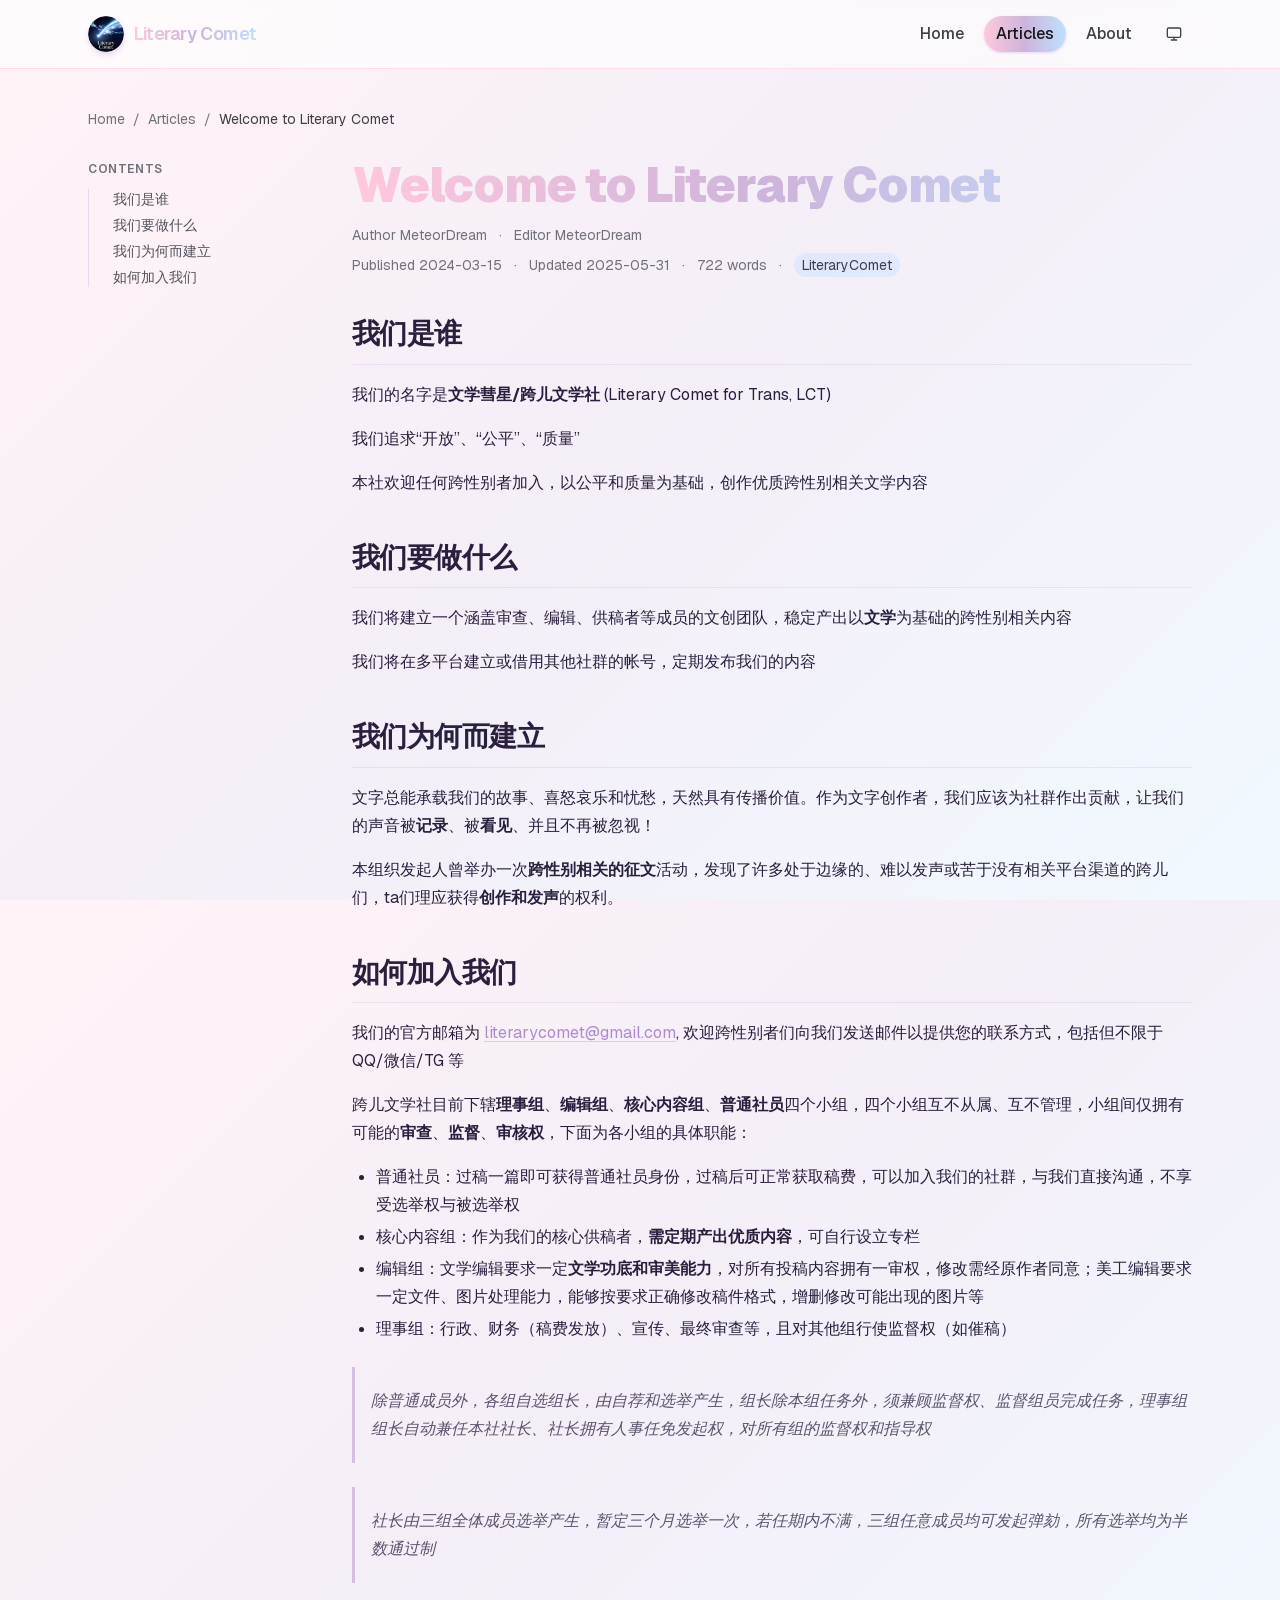
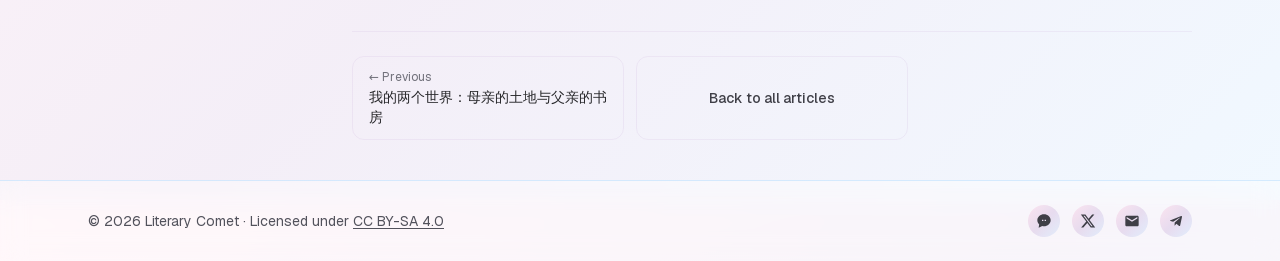
<file: articles/welcome.html>
<!DOCTYPE html><html lang="en" class="geist_a71539c9-module__T19VSG__variable geist_mono_8d43a2aa-module__8Li5zG__variable ballet_9114a01e-module__DjartW__variable h-full antialiased"><head><meta charSet="utf-8"/><meta name="viewport" content="width=device-width, initial-scale=1"/><link rel="preload" href="/_next/static/media/797e433ab948586e-s.p.09zddjkbdep5a.woff2" as="font" crossorigin="" type="font/woff2"/><link rel="preload" href="/_next/static/media/caa3a2e1cccd8315-s.p.09~u27dqhyhd6.woff2" as="font" crossorigin="" type="font/woff2"/><link rel="preload" href="/_next/static/media/e6de1251430617f5-s.p.0yybhx5o7sl2u.woff2" as="font" crossorigin="" type="font/woff2"/><link rel="preload" as="image" href="/_next/static/media/logo_1.01trw8yap10c6.png"/><link rel="stylesheet" href="/_next/static/chunks/0si949tz0kvlj.css" data-precedence="next"/><link rel="preload" as="script" fetchPriority="low" href="/_next/static/chunks/0xzyipb4cwgaz.js"/><script src="/_next/static/chunks/0pqt~8bl3ukh4.js" async=""></script><script src="/_next/static/chunks/10z666t7-w_5v.js" async=""></script><script src="/_next/static/chunks/02j8d7.9f.ryz.js" async=""></script><script src="/_next/static/chunks/turbopack-0-f3n~a_x..37.js" async=""></script><script src="/_next/static/chunks/0xv285xmxdcry.js" async=""></script><script src="/_next/static/chunks/0d3shmwh5_nmn.js" async=""></script><script src="/_next/static/chunks/0o..czvk0kpv4.js" async=""></script><meta name="next-size-adjust" content=""/><title>Welcome to Literary Comet · Literary Comet</title><meta name="description" content="跨儿文学社介绍"/><link rel="icon" href="/icon.png?icon.0i-~msed-orq-.png" sizes="256x256" type="image/png"/><link rel="apple-touch-icon" href="/apple-icon.png?apple-icon.0i-~msed-orq-.png" sizes="256x256" type="image/png"/><script src="/_next/static/chunks/03~yq9q893hmn.js" noModule=""></script></head><body class="min-h-full flex flex-col"><div hidden=""><!--$--><!--/$--></div><script>((a,b,c,d,e,f,g,h)=>{let i=document.documentElement,j=["light","dark"];function k(b){var c;(Array.isArray(a)?a:[a]).forEach(a=>{let c="class"===a,d=c&&f?e.map(a=>f[a]||a):e;c?(i.classList.remove(...d),i.classList.add(f&&f[b]?f[b]:b)):i.setAttribute(a,b)}),c=b,h&&j.includes(c)&&(i.style.colorScheme=c)}if(d)k(d);else try{let a=localStorage.getItem(b)||c,d=g&&"system"===a?window.matchMedia("(prefers-color-scheme: dark)").matches?"dark":"light":a;k(d)}catch(a){}})("class","theme","system",null,["light","dark"],null,true,true)</script><header class="sticky top-0 z-50 backdrop-blur-xl bg-white/60 dark:bg-black/40 border-b border-brand-pink/60 dark:border-brand-purple/40"><div class="mx-auto max-w-6xl flex items-center justify-between px-6 py-4"><a aria-label="Literary Comet — home" class="flex items-center gap-2.5 group" href="/"><img alt="" width="36" height="36" decoding="async" data-nimg="1" class="h-9 w-9 rounded-full shadow-md shadow-brand-purple/40 transition-transform group-hover:scale-105" style="color:transparent" src="/_next/static/media/logo_1.01trw8yap10c6.png"/><span class="text-base sm:text-lg font-semibold tracking-tight bg-gradient-to-r from-brand-pink via-brand-purple to-brand-blue bg-clip-text text-transparent">Literary Comet</span></a><div class="flex items-center gap-2 sm:gap-3"><nav class="flex items-center gap-1 sm:gap-2 text-sm sm:text-base font-medium"><a class="px-3 py-1.5 rounded-full text-zinc-700 dark:text-zinc-200 hover:bg-gradient-to-r hover:from-brand-pink/50 hover:via-brand-purple/40 hover:to-brand-blue/50 transition-colors" href="/">Home</a><a aria-current="page" class="px-3 py-1.5 rounded-full text-zinc-900 dark:text-zinc-900 bg-gradient-to-r from-brand-pink via-brand-purple to-brand-blue shadow-sm shadow-brand-purple/40" href="/articles">Articles</a><a class="px-3 py-1.5 rounded-full text-zinc-700 dark:text-zinc-200 hover:bg-gradient-to-r hover:from-brand-pink/50 hover:via-brand-purple/40 hover:to-brand-blue/50 transition-colors" href="/about">About</a></nav><div class="h-9 w-9" aria-hidden="true"></div></div></div></header><main class="flex-1 flex flex-col"><section class="flex-1 mx-auto w-full max-w-6xl px-6 py-10"><nav aria-label="Breadcrumb" class="mb-8 text-sm text-zinc-500 dark:text-zinc-400"><ol class="flex flex-wrap items-center gap-2"><li><a class="hover:text-brand-purple dark:hover:text-brand-pink transition-colors" href="/">Home</a></li><li aria-hidden="true">/</li><li><a class="hover:text-brand-purple dark:hover:text-brand-pink transition-colors" href="/articles">Articles</a></li><li aria-hidden="true">/</li><li aria-current="page" class="text-zinc-700 dark:text-zinc-200 truncate max-w-xs">Welcome to Literary Comet</li></ol></nav><div class="grid gap-10 lg:grid-cols-[14rem_1fr]"><aside class="hidden lg:block"><nav aria-label="Article contents" class="sticky top-24 max-h-[calc(100vh-7rem)] overflow-auto"><p class="mb-3 text-xs uppercase tracking-wider font-semibold text-zinc-500 dark:text-zinc-400">Contents</p><ol class="space-y-1.5 text-sm border-l border-brand-purple/40 pl-3"><li style="margin-left:12px"><a href="#我们是谁" class="block text-zinc-600 dark:text-zinc-400 hover:text-brand-purple dark:hover:text-brand-pink transition-colors">我们是谁</a></li><li style="margin-left:12px"><a href="#我们要做什么" class="block text-zinc-600 dark:text-zinc-400 hover:text-brand-purple dark:hover:text-brand-pink transition-colors">我们要做什么</a></li><li style="margin-left:12px"><a href="#我们为何而建立" class="block text-zinc-600 dark:text-zinc-400 hover:text-brand-purple dark:hover:text-brand-pink transition-colors">我们为何而建立</a></li><li style="margin-left:12px"><a href="#如何加入我们" class="block text-zinc-600 dark:text-zinc-400 hover:text-brand-purple dark:hover:text-brand-pink transition-colors">如何加入我们</a></li></ol></nav></aside><article><header class="mb-8"><h1 class="text-3xl sm:text-5xl font-black tracking-tight bg-gradient-to-r from-brand-pink via-brand-purple to-brand-blue bg-clip-text text-transparent">Welcome to Literary Comet</h1><div class="mt-4 flex flex-wrap items-center gap-x-3 gap-y-1 text-xs sm:text-sm text-zinc-500 dark:text-zinc-400"><span class="flex items-center gap-x-3"><span>Author <!-- -->MeteorDream</span></span><span class="flex items-center gap-x-3"><span aria-hidden="true">·</span><span>Editor <!-- -->MeteorDream</span></span></div><div class="mt-2 flex flex-wrap items-center gap-x-3 gap-y-1 text-xs sm:text-sm text-zinc-500 dark:text-zinc-400"><span class="flex items-center gap-x-3"><span>Published<!-- --> <time dateTime="2024-03-15">2024-03-15</time></span></span><span class="flex items-center gap-x-3"><span aria-hidden="true">·</span><span><span title="Last updated: 2025-05-31 21:00:00">Updated<!-- --> <time dateTime="2025-05-31T21:00:00">2025-05-31</time></span></span></span><span class="flex items-center gap-x-3"><span aria-hidden="true">·</span><span>722<!-- --> words</span></span><span class="flex items-center gap-x-3"><span aria-hidden="true">·</span><span class="flex flex-wrap gap-1"><span class="rounded-full bg-brand-blue/40 px-2 py-0.5 text-zinc-700 dark:text-zinc-200">LiteraryComet</span></span></span></div></header><div class="markdown-body"><h2 id="我们是谁"><a href="#我们是谁">我们是谁</a></h2>
<p>我们的名字是<strong>文学彗星/跨儿文学社</strong> (Literary Comet for Trans, LCT)</p>
<p>我们追求“开放”、“公平”、“质量”</p>
<p>本社欢迎任何跨性别者加入，以公平和质量为基础，创作优质跨性别相关文学内容</p>
<h2 id="我们要做什么"><a href="#我们要做什么">我们要做什么</a></h2>
<p>我们将建立一个涵盖审查、编辑、供稿者等成员的文创团队，稳定产出以<strong>文学</strong>为基础的跨性别相关内容</p>
<p>我们将在多平台建立或借用其他社群的帐号，定期发布我们的内容</p>
<h2 id="我们为何而建立"><a href="#我们为何而建立">我们为何而建立</a></h2>
<p>文字总能承载我们的故事、喜怒哀乐和忧愁，天然具有传播价值。作为文字创作者，我们应该为社群作出贡献，让我们的声音被<strong>记录</strong>、被<strong>看见</strong>、并且不再被忽视！</p>
<p>本组织发起人曾举办一次<strong>跨性别相关的征文</strong>活动，发现了许多处于边缘的、难以发声或苦于没有相关平台渠道的跨儿们，ta们理应获得<strong>创作和发声</strong>的权利。</p>
<h2 id="如何加入我们"><a href="#如何加入我们">如何加入我们</a></h2>
<p>我们的官方邮箱为 <a href="mailto:literarycomet@gmail.com">literarycomet@gmail.com</a>, 欢迎跨性别者们向我们发送邮件以提供您的联系方式，包括但不限于 QQ/微信/TG 等</p>
<p>跨儿文学社目前下辖<strong>理事组</strong>、<strong>编辑组</strong>、<strong>核心内容组</strong>、<strong>普通社员</strong>四个小组，四个小组互不从属、互不管理，小组间仅拥有可能的<strong>审查</strong>、<strong>监督</strong>、<strong>审核权</strong>，下面为各小组的具体职能：</p>
<ul>
<li>普通社员：过稿一篇即可获得普通社员身份，过稿后可正常获取稿费，可以加入我们的社群，与我们直接沟通，不享受选举权与被选举权</li>
<li>核心内容组：作为我们的核心供稿者，<strong>需定期产出优质内容</strong>，可自行设立专栏</li>
<li>编辑组：文学编辑要求一定<strong>文学功底和审美能力</strong>，对所有投稿内容拥有一审权，修改需经原作者同意；美工编辑要求一定文件、图片处理能力，能够按要求正确修改稿件格式，增删修改可能出现的图片等</li>
<li>理事组：行政、财务（稿费发放）、宣传、最终审查等，且对其他组行使监督权（如催稿）</li>
</ul>
<blockquote>
<p>除普通成员外，各组自选组长，由自荐和选举产生，组长除本组任务外，须兼顾监督权、监督组员完成任务，理事组组长自动兼任本社社长、社长拥有人事任免发起权，对所有组的监督权和指导权</p>
</blockquote>
<blockquote>
<p>社长由三组全体成员选举产生，暂定三个月选举一次，若任期内不满，三组任意成员均可发起弹劾，所有选举均为半数通过制</p>
</blockquote></div><nav aria-label="Article navigation" class="mt-12 border-t border-brand-purple/20 pt-6 grid grid-cols-1 sm:grid-cols-3 gap-3"><a rel="prev" class="group rounded-xl border border-brand-purple/20 px-4 py-3 hover:bg-brand-pink/20 dark:hover:bg-brand-pink/15 transition-colors" href="/articles/page4"><span class="block text-xs text-zinc-500 dark:text-zinc-400 group-hover:text-brand-purple dark:group-hover:text-brand-pink transition-colors">← Previous</span><span class="block mt-0.5 text-sm font-medium text-zinc-800 dark:text-zinc-100 line-clamp-2">我的两个世界：母亲的土地与父亲的书房</span></a><a class="grid place-items-center rounded-xl border border-brand-purple/20 px-4 py-3 text-sm font-medium text-zinc-700 dark:text-zinc-200 hover:bg-gradient-to-r hover:from-brand-pink/30 hover:via-brand-purple/30 hover:to-brand-blue/30 transition-colors" href="/articles">Back to all articles</a><span aria-hidden="true" class="hidden sm:block"></span></nav></article></div></section><!--$--><!--/$--><button type="button" aria-label="Scroll to top" title="Scroll to top" class="fixed bottom-6 right-6 z-40 grid place-items-center h-12 w-12 rounded-full bg-gradient-to-br from-brand-pink via-brand-purple to-brand-blue text-zinc-800 shadow-lg shadow-brand-purple/40 hover:shadow-xl hover:shadow-brand-purple/60 hover:-translate-y-0.5 focus:outline-none focus:ring-2 focus:ring-brand-purple/60 focus:ring-offset-2 transition-all duration-200 opacity-0 pointer-events-none"><svg viewBox="0 0 24 24" fill="none" stroke="currentColor" stroke-width="2.5" stroke-linecap="round" stroke-linejoin="round" class="h-5 w-5" aria-hidden="true"><path d="M18 15l-6-6-6 6"></path></svg></button></main><footer class="mt-auto border-t border-brand-blue/60 dark:border-brand-purple/40 bg-white/40 dark:bg-black/30 backdrop-blur-md"><div class="mx-auto max-w-6xl flex flex-col sm:flex-row items-center justify-between gap-4 px-6 py-6 text-sm"><p class="text-zinc-600 dark:text-zinc-400">© <!-- -->2026<!-- --> Literary Comet · Licensed under<!-- --> <a href="https://creativecommons.org/licenses/by-sa/4.0/" target="_blank" rel="license noopener noreferrer" class="underline underline-offset-2 hover:text-brand-purple dark:hover:text-brand-pink transition-colors">CC BY-SA 4.0</a></p><ul class="flex items-center gap-3"><li><a href="https://qm.qq.com/q/IKoi4kwryo" aria-label="QQ读者群" title="QQ读者群" target="_blank" rel="noopener noreferrer" class="grid place-items-center h-8 w-8 rounded-full text-zinc-700 dark:text-zinc-200 bg-gradient-to-br from-brand-pink/40 via-brand-purple/40 to-brand-blue/40 hover:from-brand-pink hover:via-brand-purple hover:to-brand-blue hover:text-zinc-900 transition-colors"><svg viewBox="0 0 24 24" fill="currentColor" aria-hidden="true" class="h-4 w-4"><path d="M12 2C6.48 2 2 6.04 2 11c0 2.34 1.05 4.46 2.74 6.04L4 22l5.34-2.39c.86.25 1.75.39 2.66.39 5.52 0 10-4.04 10-9S17.52 2 12 2zm-3 8h2v2H9zm4 0h2v2h-2z"></path></svg></a></li><li><a href="https://x.com/CometFor18207" aria-label="X" title="X" target="_blank" rel="noopener noreferrer" class="grid place-items-center h-8 w-8 rounded-full text-zinc-700 dark:text-zinc-200 bg-gradient-to-br from-brand-pink/40 via-brand-purple/40 to-brand-blue/40 hover:from-brand-pink hover:via-brand-purple hover:to-brand-blue hover:text-zinc-900 transition-colors"><svg viewBox="0 0 24 24" fill="currentColor" aria-hidden="true" class="h-4 w-4"><path d="M18.244 2.25h3.308l-7.227 8.26 8.502 11.24H16.17l-5.214-6.817L4.99 21.75H1.68l7.73-8.835L1.254 2.25H8.08l4.713 6.231 5.451-6.231zm-1.161 17.52h1.833L7.084 4.126H5.117L17.083 19.77z"></path></svg></a></li><li><a href="mailto:literarycomet@gmail.com" aria-label="Mail" title="Mail" target="_blank" rel="noopener noreferrer" class="grid place-items-center h-8 w-8 rounded-full text-zinc-700 dark:text-zinc-200 bg-gradient-to-br from-brand-pink/40 via-brand-purple/40 to-brand-blue/40 hover:from-brand-pink hover:via-brand-purple hover:to-brand-blue hover:text-zinc-900 transition-colors"><svg viewBox="0 0 24 24" fill="currentColor" aria-hidden="true" class="h-4 w-4"><path d="M20 4H4c-1.1 0-2 .9-2 2v12c0 1.1.9 2 2 2h16c1.1 0 2-.9 2-2V6c0-1.1-.9-2-2-2zm0 4.236l-8 4.882L4 8.236V6l8 4.882L20 6v2.236z"></path></svg></a></li><li><a href="https://t.me/literarycomet" aria-label="Telegram" title="Telegram" target="_blank" rel="noopener noreferrer" class="grid place-items-center h-8 w-8 rounded-full text-zinc-700 dark:text-zinc-200 bg-gradient-to-br from-brand-pink/40 via-brand-purple/40 to-brand-blue/40 hover:from-brand-pink hover:via-brand-purple hover:to-brand-blue hover:text-zinc-900 transition-colors"><svg viewBox="0 0 24 24" fill="currentColor" aria-hidden="true" class="h-4 w-4"><path d="M9.78 18.65l.28-4.23 7.68-6.92c.34-.31-.07-.46-.52-.19L7.74 13.3 3.64 12c-.88-.25-.89-.86.2-1.3l15.97-6.16c.73-.33 1.43.18 1.15 1.3l-2.72 12.81c-.19.91-.74 1.13-1.5.71L12.6 16.3l-1.99 1.93c-.23.23-.42.42-.83.42z"></path></svg></a></li></ul></div></footer><script src="/_next/static/chunks/0xzyipb4cwgaz.js" id="_R_" async=""></script><script>(self.__next_f=self.__next_f||[]).push([0])</script><script>self.__next_f.push([1,"1:\"$Sreact.fragment\"\n2:I[59919,[\"/_next/static/chunks/0xv285xmxdcry.js\",\"/_next/static/chunks/0d3shmwh5_nmn.js\"],\"default\"]\n3:I[2971,[\"/_next/static/chunks/0xv285xmxdcry.js\",\"/_next/static/chunks/0d3shmwh5_nmn.js\"],\"default\"]\n4:I[39756,[\"/_next/static/chunks/0xv285xmxdcry.js\",\"/_next/static/chunks/0d3shmwh5_nmn.js\"],\"default\"]\n5:I[37457,[\"/_next/static/chunks/0xv285xmxdcry.js\",\"/_next/static/chunks/0d3shmwh5_nmn.js\"],\"default\"]\ne:I[68027,[\"/_next/static/chunks/0xv285xmxdcry.js\",\"/_next/static/chunks/0d3shmwh5_nmn.js\"],\"default\",1]\n:HL[\"/_next/static/chunks/0si949tz0kvlj.css\",\"style\"]\n:HL[\"/_next/static/media/797e433ab948586e-s.p.09zddjkbdep5a.woff2\",\"font\",{\"crossOrigin\":\"\",\"type\":\"font/woff2\"}]\n:HL[\"/_next/static/media/caa3a2e1cccd8315-s.p.09~u27dqhyhd6.woff2\",\"font\",{\"crossOrigin\":\"\",\"type\":\"font/woff2\"}]\n:HL[\"/_next/static/media/e6de1251430617f5-s.p.0yybhx5o7sl2u.woff2\",\"font\",{\"crossOrigin\":\"\",\"type\":\"font/woff2\"}]\n"])</script><script>self.__next_f.push([1,"0:{\"P\":null,\"c\":[\"\",\"articles\",\"Welcome\"],\"q\":\"\",\"i\":false,\"f\":[[[\"\",{\"children\":[\"articles\",{\"children\":[[\"slug\",\"Welcome\",\"d\",null],{\"children\":[\"__PAGE__\",{}]}]}]},\"$undefined\",\"$undefined\",16],[[\"$\",\"$1\",\"c\",{\"children\":[[[\"$\",\"link\",\"0\",{\"rel\":\"stylesheet\",\"href\":\"/_next/static/chunks/0si949tz0kvlj.css\",\"precedence\":\"next\",\"crossOrigin\":\"$undefined\",\"nonce\":\"$undefined\"}],[\"$\",\"script\",\"script-0\",{\"src\":\"/_next/static/chunks/0xv285xmxdcry.js\",\"async\":true,\"nonce\":\"$undefined\"}],[\"$\",\"script\",\"script-1\",{\"src\":\"/_next/static/chunks/0d3shmwh5_nmn.js\",\"async\":true,\"nonce\":\"$undefined\"}]],[\"$\",\"html\",null,{\"lang\":\"en\",\"className\":\"geist_a71539c9-module__T19VSG__variable geist_mono_8d43a2aa-module__8Li5zG__variable ballet_9114a01e-module__DjartW__variable h-full antialiased\",\"suppressHydrationWarning\":true,\"children\":[\"$\",\"body\",null,{\"className\":\"min-h-full flex flex-col\",\"suppressHydrationWarning\":true,\"children\":[\"$\",\"$L2\",null,{\"children\":[[\"$\",\"$L3\",null,{}],[\"$\",\"main\",null,{\"className\":\"flex-1 flex flex-col\",\"children\":[\"$\",\"$L4\",null,{\"parallelRouterKey\":\"children\",\"error\":\"$undefined\",\"errorStyles\":\"$undefined\",\"errorScripts\":\"$undefined\",\"template\":[\"$\",\"$L5\",null,{}],\"templateStyles\":\"$undefined\",\"templateScripts\":\"$undefined\",\"notFound\":[[[\"$\",\"title\",null,{\"children\":\"404: This page could not be found.\"}],[\"$\",\"div\",null,{\"style\":{\"fontFamily\":\"system-ui,\\\"Segoe UI\\\",Roboto,Helvetica,Arial,sans-serif,\\\"Apple Color Emoji\\\",\\\"Segoe UI Emoji\\\"\",\"height\":\"100vh\",\"textAlign\":\"center\",\"display\":\"flex\",\"flexDirection\":\"column\",\"alignItems\":\"center\",\"justifyContent\":\"center\"},\"children\":[\"$\",\"div\",null,{\"children\":[[\"$\",\"style\",null,{\"dangerouslySetInnerHTML\":{\"__html\":\"body{color:#000;background:#fff;margin:0}.next-error-h1{border-right:1px solid rgba(0,0,0,.3)}@media (prefers-color-scheme:dark){body{color:#fff;background:#000}.next-error-h1{border-right:1px solid rgba(255,255,255,.3)}}\"}}],[\"$\",\"h1\",null,{\"className\":\"next-error-h1\",\"style\":{\"display\":\"inline-block\",\"margin\":\"0 20px 0 0\",\"padding\":\"0 23px 0 0\",\"fontSize\":24,\"fontWeight\":500,\"verticalAlign\":\"top\",\"lineHeight\":\"49px\"},\"children\":404}],[\"$\",\"div\",null,{\"style\":{\"display\":\"inline-block\"},\"children\":[\"$\",\"h2\",null,{\"style\":{\"fontSize\":14,\"fontWeight\":400,\"lineHeight\":\"49px\",\"margin\":0},\"children\":\"This page could not be found.\"}]}]]}]}]],[]],\"forbidden\":\"$undefined\",\"unauthorized\":\"$undefined\"}]}],[\"$\",\"footer\",null,{\"className\":\"mt-auto border-t border-brand-blue/60 dark:border-brand-purple/40 bg-white/40 dark:bg-black/30 backdrop-blur-md\",\"children\":[\"$\",\"div\",null,{\"className\":\"mx-auto max-w-6xl flex flex-col sm:flex-row items-center justify-between gap-4 px-6 py-6 text-sm\",\"children\":[[\"$\",\"p\",null,{\"className\":\"text-zinc-600 dark:text-zinc-400\",\"children\":[\"© \",\"2026\",\" Literary Comet · Licensed under\",\" \",[\"$\",\"a\",null,{\"href\":\"https://creativecommons.org/licenses/by-sa/4.0/\",\"target\":\"_blank\",\"rel\":\"license noopener noreferrer\",\"className\":\"underline underline-offset-2 hover:text-brand-purple dark:hover:text-brand-pink transition-colors\",\"children\":\"CC BY-SA 4.0\"}]]}],[\"$\",\"ul\",null,{\"className\":\"flex items-center gap-3\",\"children\":[[\"$\",\"li\",\"QQ读者群\",{\"children\":[\"$\",\"a\",null,{\"href\":\"https://qm.qq.com/q/IKoi4kwryo\",\"aria-label\":\"QQ读者群\",\"title\":\"QQ读者群\",\"target\":\"_blank\",\"rel\":\"noopener noreferrer\",\"className\":\"grid place-items-center h-8 w-8 rounded-full text-zinc-700 dark:text-zinc-200 bg-gradient-to-br from-brand-pink/40 via-brand-purple/40 to-brand-blue/40 hover:from-brand-pink hover:via-brand-purple hover:to-brand-blue hover:text-zinc-900 transition-colors\",\"children\":[\"$\",\"svg\",null,{\"viewBox\":\"0 0 24 24\",\"fill\":\"currentColor\",\"aria-hidden\":\"true\",\"className\":\"h-4 w-4\",\"children\":[\"$\",\"path\",null,{\"d\":\"M12 2C6.48 2 2 6.04 2 11c0 2.34 1.05 4.46 2.74 6.04L4 22l5.34-2.39c.86.25 1.75.39 2.66.39 5.52 0 10-4.04 10-9S17.52 2 12 2zm-3 8h2v2H9zm4 0h2v2h-2z\"}]}]}]}],[\"$\",\"li\",\"X\",{\"children\":[\"$\",\"a\",null,{\"href\":\"https://x.com/CometFor18207\",\"aria-label\":\"X\",\"title\":\"X\",\"target\":\"_blank\",\"rel\":\"noopener noreferrer\",\"className\":\"grid place-items-center h-8 w-8 rounded-full text-zinc-700 dark:text-zinc-200 bg-gradient-to-br from-brand-pink/40 via-brand-purple/40 to-brand-blue/40 hover:from-brand-pink hover:via-brand-purple hover:to-brand-blue hover:text-zinc-900 transition-colors\",\"children\":\"$L6\"}]}],\"$L7\",\"$L8\"]}]]}]}]]}]}]}]]}],{\"children\":[\"$L9\",{\"children\":[\"$La\",{\"children\":[\"$Lb\",{},null,false,null]},null,false,\"$@c\"]},null,false,null]},null,false,null],\"$Ld\",false]],\"m\":\"$undefined\",\"G\":[\"$e\",[\"$Lf\"]],\"S\":true,\"h\":null,\"s\":\"$undefined\",\"l\":\"$undefined\",\"p\":\"$undefined\",\"d\":\"$undefined\",\"b\":\"2QBPGoEmQyomdr7blVJTn\"}\n"])</script><script>self.__next_f.push([1,"10:I[63687,[\"/_next/static/chunks/0xv285xmxdcry.js\",\"/_next/static/chunks/0d3shmwh5_nmn.js\",\"/_next/static/chunks/0o..czvk0kpv4.js\"],\"default\"]\n12:I[97367,[\"/_next/static/chunks/0xv285xmxdcry.js\",\"/_next/static/chunks/0d3shmwh5_nmn.js\"],\"OutletBoundary\"]\n13:\"$Sreact.suspense\"\n16:I[97367,[\"/_next/static/chunks/0xv285xmxdcry.js\",\"/_next/static/chunks/0d3shmwh5_nmn.js\"],\"ViewportBoundary\"]\n18:I[97367,[\"/_next/static/chunks/0xv285xmxdcry.js\",\"/_next/static/chunks/0d3shmwh5_nmn.js\"],\"MetadataBoundary\"]\n6:[\"$\",\"svg\",null,{\"viewBox\":\"0 0 24 24\",\"fill\":\"currentColor\",\"aria-hidden\":\"true\",\"className\":\"h-4 w-4\",\"children\":[\"$\",\"path\",null,{\"d\":\"M18.244 2.25h3.308l-7.227 8.26 8.502 11.24H16.17l-5.214-6.817L4.99 21.75H1.68l7.73-8.835L1.254 2.25H8.08l4.713 6.231 5.451-6.231zm-1.161 17.52h1.833L7.084 4.126H5.117L17.083 19.77z\"}]}]\n7:[\"$\",\"li\",\"Mail\",{\"children\":[\"$\",\"a\",null,{\"href\":\"mailto:literarycomet@gmail.com\",\"aria-label\":\"Mail\",\"title\":\"Mail\",\"target\":\"_blank\",\"rel\":\"noopener noreferrer\",\"className\":\"grid place-items-center h-8 w-8 rounded-full text-zinc-700 dark:text-zinc-200 bg-gradient-to-br from-brand-pink/40 via-brand-purple/40 to-brand-blue/40 hover:from-brand-pink hover:via-brand-purple hover:to-brand-blue hover:text-zinc-900 transition-colors\",\"children\":[\"$\",\"svg\",null,{\"viewBox\":\"0 0 24 24\",\"fill\":\"currentColor\",\"aria-hidden\":\"true\",\"className\":\"h-4 w-4\",\"children\":[\"$\",\"path\",null,{\"d\":\"M20 4H4c-1.1 0-2 .9-2 2v12c0 1.1.9 2 2 2h16c1.1 0 2-.9 2-2V6c0-1.1-.9-2-2-2zm0 4.236l-8 4.882L4 8.236V6l8 4.882L20 6v2.236z\"}]}]}]}]\n8:[\"$\",\"li\",\"Telegram\",{\"children\":[\"$\",\"a\",null,{\"href\":\"https://t.me/literarycomet\",\"aria-label\":\"Telegram\",\"title\":\"Telegram\",\"target\":\"_blank\",\"rel\":\"noopener noreferrer\",\"className\":\"grid place-items-center h-8 w-8 rounded-full text-zinc-700 dark:text-zinc-200 bg-gradient-to-br from-brand-pink/40 via-brand-purple/40 to-brand-blue/40 hover:from-brand-pink hover:via-brand-purple hover:to-brand-blue hover:text-zinc-900 transition-colors\",\"children\":[\"$\",\"svg\",null,{\"viewBox\":\"0 0 24 24\",\"fill\":\"currentColor\",\"aria-hidden\":\"true\",\"className\":\"h-4 w-4\",\"children\":[\"$\",\"path\",null,{\"d\":\"M9.78 18.65l.28-4.23 7.68-6.92c.34-.31-.07-.46-.52-.19L7.74 13.3 3.64 12c-.88-.25-.89-.86.2-1.3l15.97-6.16c.73-.33 1.43.18 1.15 1.3l-2.72 12.81c-.19.91-.74 1.13-1.5.71L12.6 16.3l-1.99 1.93c-.23.23-.42.42-.83.42z\"}]}]}]}]\n9:[\"$\",\"$1\",\"c\",{\"children\":[[[\"$\",\"script\",\"script-0\",{\"src\":\"/_next/static/chunks/0o..czvk0kpv4.js\",\"async\":true,\"nonce\":\"$undefined\"}]],[[\"$\",\"$L4\",null,{\"parallelRouterKey\":\"children\",\"error\":\"$undefined\",\"errorStyles\":\"$undefined\",\"errorScripts\":\"$undefined\",\"template\":[\"$\",\"$L5\",null,{}],\"templateStyles\":\"$undefined\",\"templateScripts\":\"$undefined\",\"notFound\":\"$undefined\",\"forbidden\":\"$undefined\",\"unauthorized\":\"$undefined\"}],[\"$\",\"$L10\",null,{}]]]}]\na:[\"$\",\"$1\",\"c\",{\"children\":[null,[\"$\",\"$L4\",null,{\"parallelRouterKey\":\"children\",\"error\":\"$undefined\",\"errorStyles\":\"$undefined\",\"errorScripts\":\"$undefined\",\"template\":[\"$\",\"$L5\",null,{}],\"templateStyles\":\"$undefined\",\"templateScripts\":\"$undefined\",\"notFound\":\"$undefined\",\"forbidden\":\"$undefined\",\"unauthorized\":\"$undefined\"}]]}]\nb:[\"$\",\"$1\",\"c\",{\"children\":[\"$L11\",null,[\"$\",\"$L12\",null,{\"children\":[\"$\",\"$13\",null,{\"name\":\"Next.MetadataOutlet\",\"children\":\"$@14\"}]}]]}]\n15:[]\nc:\"$W15\"\nd:[\"$\",\"$1\",\"h\",{\"children\":[null,[\"$\",\"$L16\",null,{\"children\":\"$L17\"}],[\"$\",\"div\",null,{\"hidden\":true,\"children\":[\"$\",\"$L18\",null,{\"children\":[\"$\",\"$13\",null,{\"name\":\"Next.Metadata\",\"children\":\"$L19\"}]}]}],[\"$\",\"meta\",null,{\"name\":\"next-size-adjust\",\"content\":\"\"}]]}]\nf:[\"$\",\"link\",\"0\",{\"rel\":\"stylesheet\",\"href\":\"/_next/static/chunks/0si949tz0kvlj.css\",\"precedence\":\"next\",\"crossOrigin\":\"$undefined\",\"nonce\":\"$undefined\"}]\n"])</script><script>self.__next_f.push([1,"17:[[\"$\",\"meta\",\"0\",{\"charSet\":\"utf-8\"}],[\"$\",\"meta\",\"1\",{\"name\":\"viewport\",\"content\":\"width=device-width, initial-scale=1\"}]]\n"])</script><script>self.__next_f.push([1,"1a:I[27201,[\"/_next/static/chunks/0xv285xmxdcry.js\",\"/_next/static/chunks/0d3shmwh5_nmn.js\"],\"IconMark\"]\n14:null\n19:[[\"$\",\"title\",\"0\",{\"children\":\"Welcome to Literary Comet · Literary Comet\"}],[\"$\",\"meta\",\"1\",{\"name\":\"description\",\"content\":\"跨儿文学社介绍\"}],[\"$\",\"link\",\"2\",{\"rel\":\"icon\",\"href\":\"/icon.png?icon.0i-~msed-orq-.png\",\"sizes\":\"256x256\",\"type\":\"image/png\"}],[\"$\",\"link\",\"3\",{\"rel\":\"apple-touch-icon\",\"href\":\"/apple-icon.png?apple-icon.0i-~msed-orq-.png\",\"sizes\":\"256x256\",\"type\":\"image/png\"}],[\"$\",\"$L1a\",\"4\",{}]]\n"])</script><script>self.__next_f.push([1,"1b:I[22016,[\"/_next/static/chunks/0xv285xmxdcry.js\",\"/_next/static/chunks/0d3shmwh5_nmn.js\",\"/_next/static/chunks/0o..czvk0kpv4.js\"],\"\"]\n"])</script><script>self.__next_f.push([1,"11:[\"$\",\"section\",null,{\"className\":\"flex-1 mx-auto w-full max-w-6xl px-6 py-10\",\"children\":[[\"$\",\"nav\",null,{\"aria-label\":\"Breadcrumb\",\"className\":\"mb-8 text-sm text-zinc-500 dark:text-zinc-400\",\"children\":[\"$\",\"ol\",null,{\"className\":\"flex flex-wrap items-center gap-2\",\"children\":[[\"$\",\"li\",null,{\"children\":[\"$\",\"$L1b\",null,{\"href\":\"/\",\"className\":\"hover:text-brand-purple dark:hover:text-brand-pink transition-colors\",\"children\":\"Home\"}]}],[\"$\",\"li\",null,{\"aria-hidden\":\"true\",\"children\":\"/\"}],[\"$\",\"li\",null,{\"children\":[\"$\",\"$L1b\",null,{\"href\":\"/articles\",\"className\":\"hover:text-brand-purple dark:hover:text-brand-pink transition-colors\",\"children\":\"Articles\"}]}],[\"$\",\"li\",null,{\"aria-hidden\":\"true\",\"children\":\"/\"}],[\"$\",\"li\",null,{\"aria-current\":\"page\",\"className\":\"text-zinc-700 dark:text-zinc-200 truncate max-w-xs\",\"children\":\"Welcome to Literary Comet\"}]]}]}],[\"$\",\"div\",null,{\"className\":\"grid gap-10 lg:grid-cols-[14rem_1fr]\",\"children\":[[\"$\",\"aside\",null,{\"className\":\"hidden lg:block\",\"children\":[\"$\",\"nav\",null,{\"aria-label\":\"Article contents\",\"className\":\"sticky top-24 max-h-[calc(100vh-7rem)] overflow-auto\",\"children\":[[\"$\",\"p\",null,{\"className\":\"mb-3 text-xs uppercase tracking-wider font-semibold text-zinc-500 dark:text-zinc-400\",\"children\":\"Contents\"}],[\"$\",\"ol\",null,{\"className\":\"space-y-1.5 text-sm border-l border-brand-purple/40 pl-3\",\"children\":[[\"$\",\"li\",\"我们是谁-0\",{\"style\":{\"marginLeft\":\"12px\"},\"children\":[\"$\",\"a\",null,{\"href\":\"#我们是谁\",\"className\":\"block text-zinc-600 dark:text-zinc-400 hover:text-brand-purple dark:hover:text-brand-pink transition-colors\",\"children\":\"我们是谁\"}]}],[\"$\",\"li\",\"我们要做什么-1\",{\"style\":{\"marginLeft\":\"12px\"},\"children\":[\"$\",\"a\",null,{\"href\":\"#我们要做什么\",\"className\":\"block text-zinc-600 dark:text-zinc-400 hover:text-brand-purple dark:hover:text-brand-pink transition-colors\",\"children\":\"我们要做什么\"}]}],[\"$\",\"li\",\"我们为何而建立-2\",{\"style\":{\"marginLeft\":\"12px\"},\"children\":[\"$\",\"a\",null,{\"href\":\"#我们为何而建立\",\"className\":\"block text-zinc-600 dark:text-zinc-400 hover:text-brand-purple dark:hover:text-brand-pink transition-colors\",\"children\":\"我们为何而建立\"}]}],[\"$\",\"li\",\"如何加入我们-3\",{\"style\":{\"marginLeft\":\"12px\"},\"children\":[\"$\",\"a\",null,{\"href\":\"#如何加入我们\",\"className\":\"block text-zinc-600 dark:text-zinc-400 hover:text-brand-purple dark:hover:text-brand-pink transition-colors\",\"children\":\"如何加入我们\"}]}]]}]]}]}],[\"$\",\"article\",null,{\"children\":[[\"$\",\"header\",null,{\"className\":\"mb-8\",\"children\":[[\"$\",\"h1\",null,{\"className\":\"text-3xl sm:text-5xl font-black tracking-tight bg-gradient-to-r from-brand-pink via-brand-purple to-brand-blue bg-clip-text text-transparent\",\"children\":\"Welcome to Literary Comet\"}],[\"$\",\"div\",null,{\"className\":\"mt-4 flex flex-wrap items-center gap-x-3 gap-y-1 text-xs sm:text-sm text-zinc-500 dark:text-zinc-400\",\"children\":[[\"$\",\"span\",\"author\",{\"className\":\"flex items-center gap-x-3\",\"children\":[false,[\"$\",\"span\",null,{\"children\":[\"Author \",\"MeteorDream\"]}]]}],[\"$\",\"span\",\"editor\",{\"className\":\"flex items-center gap-x-3\",\"children\":[[\"$\",\"span\",null,{\"aria-hidden\":\"true\",\"children\":\"·\"}],[\"$\",\"span\",null,{\"children\":[\"Editor \",\"MeteorDream\"]}]]}]]}],[\"$\",\"div\",null,{\"className\":\"mt-2 flex flex-wrap items-center gap-x-3 gap-y-1 text-xs sm:text-sm text-zinc-500 dark:text-zinc-400\",\"children\":[[[\"$\",\"span\",\"published\",{\"className\":\"flex items-center gap-x-3\",\"children\":[false,[\"$\",\"span\",null,{\"children\":[\"Published\",\" \",[\"$\",\"time\",null,{\"dateTime\":\"2024-03-15\",\"children\":\"2024-03-15\"}]]}]]}],[\"$\",\"span\",\"updated\",{\"className\":\"flex items-center gap-x-3\",\"children\":[[\"$\",\"span\",null,{\"aria-hidden\":\"true\",\"children\":\"·\"}],[\"$\",\"span\",null,{\"children\":[\"$\",\"span\",null,{\"title\":\"Last updated: 2025-05-31 21:00:00\",\"children\":[\"Updated\",\" \",[\"$\",\"time\",null,{\"dateTime\":\"2025-05-31T21:00:00\",\"children\":\"2025-05-31\"}]]}]}]]}],[\"$\",\"span\",\"words\",{\"className\":\"flex items-center gap-x-3\",\"children\":[[\"$\",\"span\",null,{\"aria-hidden\":\"true\",\"children\":\"·\"}],[\"$\",\"span\",null,{\"children\":[\"722\",\" words\"]}]]}]],[\"$\",\"span\",null,{\"className\":\"flex items-center gap-x-3\",\"children\":[[\"$\",\"span\",null,{\"aria-hidden\":\"true\",\"children\":\"·\"}],[\"$\",\"span\",null,{\"className\":\"flex flex-wrap gap-1\",\"children\":[[\"$\",\"span\",\"LiteraryComet\",{\"className\":\"rounded-full bg-brand-blue/40 px-2 py-0.5 text-zinc-700 dark:text-zinc-200\",\"children\":\"LiteraryComet\"}]]}]]}]]}]]}],\"$L1c\",\"$L1d\"]}]]}]]}]\n"])</script><script>self.__next_f.push([1,"1c:[\"$\",\"div\",null,{\"className\":\"markdown-body\",\"children\":\"$L1e\"}]\n1d:[\"$\",\"nav\",null,{\"aria-label\":\"Article navigation\",\"className\":\"mt-12 border-t border-brand-purple/20 pt-6 grid grid-cols-1 sm:grid-cols-3 gap-3\",\"children\":[[\"$\",\"$L1b\",null,{\"href\":\"/articles/page4\",\"rel\":\"prev\",\"className\":\"group rounded-xl border border-brand-purple/20 px-4 py-3 hover:bg-brand-pink/20 dark:hover:bg-brand-pink/15 transition-colors\",\"children\":[[\"$\",\"span\",null,{\"className\":\"block text-xs text-zinc-500 dark:text-zinc-400 group-hover:text-brand-purple dark:group-hover:text-brand-pink transition-colors\",\"children\":\"← Previous\"}],[\"$\",\"span\",null,{\"className\":\"block mt-0.5 text-sm font-medium text-zinc-800 dark:text-zinc-100 line-clamp-2\",\"children\":\"我的两个世界：母亲的土地与父亲的书房\"}]]}],[\"$\",\"$L1b\",null,{\"href\":\"/articles\",\"className\":\"grid place-items-center rounded-xl border border-brand-purple/20 px-4 py-3 text-sm font-medium text-zinc-700 dark:text-zinc-200 hover:bg-gradient-to-r hover:from-brand-pink/30 hover:via-brand-purple/30 hover:to-brand-blue/30 transition-colors\",\"children\":\"Back to all articles\"}],[\"$\",\"span\",null,{\"aria-hidden\":\"true\",\"className\":\"hidden sm:block\"}]]}]\n"])</script><script>self.__next_f.push([1,"1e:[[\"$\",\"h2\",\"h2-0\",{\"id\":\"我们是谁\",\"children\":[\"$\",\"a\",\"a-0\",{\"href\":\"#我们是谁\",\"children\":\"我们是谁\"}]}],\"\\n\",[\"$\",\"p\",\"p-0\",{\"children\":[\"我们的名字是\",[\"$\",\"strong\",\"strong-0\",{\"children\":\"文学彗星/跨儿文学社\"}],\" (Literary Comet for Trans, LCT)\"]}],\"\\n\",[\"$\",\"p\",\"p-1\",{\"children\":\"我们追求“开放”、“公平”、“质量”\"}],\"\\n\",[\"$\",\"p\",\"p-2\",{\"children\":\"本社欢迎任何跨性别者加入，以公平和质量为基础，创作优质跨性别相关文学内容\"}],\"\\n\",[\"$\",\"h2\",\"h2-1\",{\"id\":\"我们要做什么\",\"children\":[\"$\",\"a\",\"a-0\",{\"href\":\"#我们要做什么\",\"children\":\"我们要做什么\"}]}],\"\\n\",[\"$\",\"p\",\"p-3\",{\"children\":[\"我们将建立一个涵盖审查、编辑、供稿者等成员的文创团队，稳定产出以\",[\"$\",\"strong\",\"strong-0\",{\"children\":\"文学\"}],\"为基础的跨性别相关内容\"]}],\"\\n\",[\"$\",\"p\",\"p-4\",{\"children\":\"我们将在多平台建立或借用其他社群的帐号，定期发布我们的内容\"}],\"\\n\",[\"$\",\"h2\",\"h2-2\",{\"id\":\"我们为何而建立\",\"children\":[\"$\",\"a\",\"a-0\",{\"href\":\"#我们为何而建立\",\"children\":\"我们为何而建立\"}]}],\"\\n\",[\"$\",\"p\",\"p-5\",{\"children\":[\"文字总能承载我们的故事、喜怒哀乐和忧愁，天然具有传播价值。作为文字创作者，我们应该为社群作出贡献，让我们的声音被\",[\"$\",\"strong\",\"strong-0\",{\"children\":\"记录\"}],\"、被\",[\"$\",\"strong\",\"strong-1\",{\"children\":\"看见\"}],\"、并且不再被忽视！\"]}],\"\\n\",[\"$\",\"p\",\"p-6\",{\"children\":[\"本组织发起人曾举办一次\",[\"$\",\"strong\",\"strong-0\",{\"children\":\"跨性别相关的征文\"}],\"活动，发现了许多处于边缘的、难以发声或苦于没有相关平台渠道的跨儿们，ta们理应获得\",[\"$\",\"strong\",\"strong-1\",{\"children\":\"创作和发声\"}],\"的权利。\"]}],\"\\n\",[\"$\",\"h2\",\"h2-3\",{\"id\":\"如何加入我们\",\"children\":[\"$\",\"a\",\"a-0\",{\"href\":\"#如何加入我们\",\"children\":\"如何加入我们\"}]}],\"\\n\",[\"$\",\"p\",\"p-7\",{\"children\":[\"我们的官方邮箱为 \",[\"$\",\"a\",\"a-0\",{\"href\":\"mailto:literarycomet@gmail.com\",\"children\":\"literarycomet@gmail.com\"}],\", 欢迎跨性别者们向我们发送邮件以提供您的联系方式，包括但不限于 QQ/微信/TG 等\"]}],\"\\n\",[\"$\",\"p\",\"p-8\",{\"children\":[\"跨儿文学社目前下辖\",[\"$\",\"strong\",\"strong-0\",{\"children\":\"理事组\"}],\"、\",[\"$\",\"strong\",\"strong-1\",{\"children\":\"编辑组\"}],\"、\",[\"$\",\"strong\",\"strong-2\",{\"children\":\"核心内容组\"}],\"、\",[\"$\",\"strong\",\"strong-3\",{\"children\":\"普通社员\"}],\"四个小组，四个小组互不从属、互不管理，小组间仅拥有可能的\",[\"$\",\"strong\",\"strong-4\",{\"children\":\"审查\"}],\"、\",[\"$\",\"strong\",\"strong-5\",{\"children\":\"监督\"}],\"、\",[\"$\",\"strong\",\"strong-6\",{\"children\":\"审核权\"}],\"，下面为各小组的具体职能：\"]}],\"\\n\",[\"$\",\"ul\",\"ul-0\",{\"children\":[\"\\n\",[\"$\",\"li\",\"li-0\",{\"children\":\"普通社员：过稿一篇即可获得普通社员身份，过稿后可正常获取稿费，可以加入我们的社群，与我们直接沟通，不享受选举权与被选举权\"}],\"\\n\",[\"$\",\"li\",\"li-1\",{\"children\":[\"核心内容组：作为我们的核心供稿者，\",[\"$\",\"strong\",\"strong-0\",{\"children\":\"需定期产出优质内容\"}],\"，可自行设立专栏\"]}],\"\\n\",[\"$\",\"li\",\"li-2\",{\"children\":[\"编辑组：文学编辑要求一定\",[\"$\",\"strong\",\"strong-0\",{\"children\":\"文学功底和审美能力\"}],\"，对所有投稿内容拥有一审权，修改需经原作者同意；美工编辑要求一定文件、图片处理能力，能够按要求正确修改稿件格式，增删修改可能出现的图片等\"]}],\"\\n\",[\"$\",\"li\",\"li-3\",{\"children\":\"理事组：行政、财务（稿费发放）、宣传、最终审查等，且对其他组行使监督权（如催稿）\"}],\"\\n\"]}],\"\\n\",[\"$\",\"blockquote\",\"blockquote-0\",{\"children\":[\"\\n\",[\"$\",\"p\",\"p-0\",{\"children\":\"除普通成员外，各组自选组长，由自荐和选举产生，组长除本组任务外，须兼顾监督权、监督组员完成任务，理事组组长自动兼任本社社长、社长拥有人事任免发起权，对所有组的监督权和指导权\"}],\"\\n\"]}],\"\\n\",[\"$\",\"blockquote\",\"blockquote-1\",{\"children\":[\"\\n\",[\"$\",\"p\",\"p-0\",{\"children\":\"社长由三组全体成员选举产生，暂定三个月选举一次，若任期内不满，三组任意成员均可发起弹劾，所有选举均为半数通过制\"}],\"\\n\"]}]]\n"])</script></body></html>
</file>
<file: _next/static/chunks/0si949tz0kvlj.css>
@font-face{font-family:Geist;font-style:normal;font-weight:100 900;font-display:swap;src:url(../media/fef07dbb0973bf53-s.12tyk43_3sh9u.woff2)format("woff2");unicode-range:U+460-52F,U+1C80-1C8A,U+20B4,U+2DE0-2DFF,U+A640-A69F,U+FE2E-FE2F}@font-face{font-family:Geist;font-style:normal;font-weight:100 900;font-display:swap;src:url(../media/8a480f0b521d4e75-s.0jzbimsg8vl84.woff2)format("woff2");unicode-range:U+301,U+400-45F,U+490-491,U+4B0-4B1,U+2116}@font-face{font-family:Geist;font-style:normal;font-weight:100 900;font-display:swap;src:url(../media/53b9e256198e5412-s.0-wfv7uh4i7h9.woff2)format("woff2");unicode-range:U+102-103,U+110-111,U+128-129,U+168-169,U+1A0-1A1,U+1AF-1B0,U+300-301,U+303-304,U+308-309,U+323,U+329,U+1EA0-1EF9,U+20AB}@font-face{font-family:Geist;font-style:normal;font-weight:100 900;font-display:swap;src:url(../media/7178b3e590c64307-s.0nx0ww8fni_q3.woff2)format("woff2");unicode-range:U+100-2BA,U+2BD-2C5,U+2C7-2CC,U+2CE-2D7,U+2DD-2FF,U+304,U+308,U+329,U+1D00-1DBF,U+1E00-1E9F,U+1EF2-1EFF,U+2020,U+20A0-20AB,U+20AD-20C0,U+2113,U+2C60-2C7F,U+A720-A7FF}@font-face{font-family:Geist;font-style:normal;font-weight:100 900;font-display:swap;src:url(../media/caa3a2e1cccd8315-s.p.09~u27dqhyhd6.woff2)format("woff2");unicode-range:U+??,U+131,U+152-153,U+2BB-2BC,U+2C6,U+2DA,U+2DC,U+304,U+308,U+329,U+2000-206F,U+20AC,U+2122,U+2191,U+2193,U+2212,U+2215,U+FEFF,U+FFFD}@font-face{font-family:Geist Fallback;src:local(Arial);ascent-override:95.94%;descent-override:28.16%;line-gap-override:0.0%;size-adjust:104.76%}.geist_a71539c9-module__T19VSG__className{font-family:Geist,Geist Fallback;font-style:normal}.geist_a71539c9-module__T19VSG__variable{--font-geist-sans:"Geist", "Geist Fallback"}
@font-face{font-family:Geist Mono;font-style:normal;font-weight:100 900;font-display:swap;src:url(../media/5ce348bf30bf5439-s.0ee55_hj9qcer.woff2)format("woff2");unicode-range:U+460-52F,U+1C80-1C8A,U+20B4,U+2DE0-2DFF,U+A640-A69F,U+FE2E-FE2F}@font-face{font-family:Geist Mono;font-style:normal;font-weight:100 900;font-display:swap;src:url(../media/4fa387ec64143e14-s.0.qu-9752pffj.woff2)format("woff2");unicode-range:U+301,U+400-45F,U+490-491,U+4B0-4B1,U+2116}@font-face{font-family:Geist Mono;font-style:normal;font-weight:100 900;font-display:swap;src:url(../media/6306c77e7c8268e4-s.0mao5jbfbduzp.woff2)format("woff2");unicode-range:U+2000-2001,U+2004-2008,U+200A,U+23B8-23BD,U+2500-259F}@font-face{font-family:Geist Mono;font-style:normal;font-weight:100 900;font-display:swap;src:url(../media/7d817b4c03b0c5f1-s.0uzt.a6d44yda.woff2)format("woff2");unicode-range:U+102-103,U+110-111,U+128-129,U+168-169,U+1A0-1A1,U+1AF-1B0,U+300-301,U+303-304,U+308-309,U+323,U+329,U+1EA0-1EF9,U+20AB}@font-face{font-family:Geist Mono;font-style:normal;font-weight:100 900;font-display:swap;src:url(../media/bbc41e54d2fcbd21-s.0mvwgmnhv29no.woff2)format("woff2");unicode-range:U+100-2BA,U+2BD-2C5,U+2C7-2CC,U+2CE-2D7,U+2DD-2FF,U+304,U+308,U+329,U+1D00-1DBF,U+1E00-1E9F,U+1EF2-1EFF,U+2020,U+20A0-20AB,U+20AD-20C0,U+2113,U+2C60-2C7F,U+A720-A7FF}@font-face{font-family:Geist Mono;font-style:normal;font-weight:100 900;font-display:swap;src:url(../media/797e433ab948586e-s.p.09zddjkbdep5a.woff2)format("woff2");unicode-range:U+??,U+131,U+152-153,U+2BB-2BC,U+2C6,U+2DA,U+2DC,U+304,U+308,U+329,U+2000-206F,U+20AC,U+2122,U+2191,U+2193,U+2212,U+2215,U+FEFF,U+FFFD}@font-face{font-family:Geist Mono Fallback;src:local(Arial);ascent-override:74.67%;descent-override:21.92%;line-gap-override:0.0%;size-adjust:134.59%}.geist_mono_8d43a2aa-module__8Li5zG__className{font-family:Geist Mono,Geist Mono Fallback;font-style:normal}.geist_mono_8d43a2aa-module__8Li5zG__variable{--font-geist-mono:"Geist Mono", "Geist Mono Fallback"}
@font-face{font-family:Ballet;font-style:normal;font-weight:400;font-display:swap;src:url(../media/7ba943eb61bdb58e-s.0.lzb20~y.vw0.woff2)format("woff2");unicode-range:U+102-103,U+110-111,U+128-129,U+168-169,U+1A0-1A1,U+1AF-1B0,U+300-301,U+303-304,U+308-309,U+323,U+329,U+1EA0-1EF9,U+20AB}@font-face{font-family:Ballet;font-style:normal;font-weight:400;font-display:swap;src:url(../media/6214a8abe26a8e3d-s.0dgolwikwjacm.woff2)format("woff2");unicode-range:U+100-2BA,U+2BD-2C5,U+2C7-2CC,U+2CE-2D7,U+2DD-2FF,U+304,U+308,U+329,U+1D00-1DBF,U+1E00-1E9F,U+1EF2-1EFF,U+2020,U+20A0-20AB,U+20AD-20C0,U+2113,U+2C60-2C7F,U+A720-A7FF}@font-face{font-family:Ballet;font-style:normal;font-weight:400;font-display:swap;src:url(../media/e6de1251430617f5-s.p.0yybhx5o7sl2u.woff2)format("woff2");unicode-range:U+??,U+131,U+152-153,U+2BB-2BC,U+2C6,U+2DA,U+2DC,U+304,U+308,U+329,U+2000-206F,U+20AC,U+2122,U+2191,U+2193,U+2212,U+2215,U+FEFF,U+FFFD}@font-face{font-family:Ballet Fallback;src:local(Arial);ascent-override:155.96%;descent-override:106.27%;line-gap-override:0.0%;size-adjust:72.45%}.ballet_9114a01e-module__DjartW__className{font-family:Ballet,Ballet Fallback;font-style:normal;font-weight:400}.ballet_9114a01e-module__DjartW__variable{--font-ballet:"Ballet", "Ballet Fallback"}
@layer properties{@supports (((-webkit-hyphens:none)) and (not (margin-trim:inline))) or ((-moz-orient:inline) and (not (color:rgb(from red r g b)))){*,:before,:after,::backdrop{--tw-space-y-reverse:0;--tw-border-style:solid;--tw-gradient-position:initial;--tw-gradient-from:#0000;--tw-gradient-via:#0000;--tw-gradient-to:#0000;--tw-gradient-stops:initial;--tw-gradient-via-stops:initial;--tw-gradient-from-position:0%;--tw-gradient-via-position:50%;--tw-gradient-to-position:100%;--tw-leading:initial;--tw-font-weight:initial;--tw-tracking:initial;--tw-shadow:0 0 #0000;--tw-shadow-color:initial;--tw-shadow-alpha:100%;--tw-inset-shadow:0 0 #0000;--tw-inset-shadow-color:initial;--tw-inset-shadow-alpha:100%;--tw-ring-color:initial;--tw-ring-shadow:0 0 #0000;--tw-inset-ring-color:initial;--tw-inset-ring-shadow:0 0 #0000;--tw-ring-inset:initial;--tw-ring-offset-width:0px;--tw-ring-offset-color:#fff;--tw-ring-offset-shadow:0 0 #0000;--tw-blur:initial;--tw-brightness:initial;--tw-contrast:initial;--tw-grayscale:initial;--tw-hue-rotate:initial;--tw-invert:initial;--tw-opacity:initial;--tw-saturate:initial;--tw-sepia:initial;--tw-drop-shadow:initial;--tw-drop-shadow-color:initial;--tw-drop-shadow-alpha:100%;--tw-drop-shadow-size:initial;--tw-backdrop-blur:initial;--tw-backdrop-brightness:initial;--tw-backdrop-contrast:initial;--tw-backdrop-grayscale:initial;--tw-backdrop-hue-rotate:initial;--tw-backdrop-invert:initial;--tw-backdrop-opacity:initial;--tw-backdrop-saturate:initial;--tw-backdrop-sepia:initial;--tw-duration:initial;--tw-scale-x:1;--tw-scale-y:1;--tw-scale-z:1;--tw-translate-x:0;--tw-translate-y:0;--tw-translate-z:0}}}@layer theme{:root,:host{--color-zinc-100:#f4f4f5;--color-zinc-200:#e4e4e7;--color-zinc-300:#d4d4d8;--color-zinc-400:#9f9fa9;--color-zinc-500:#71717b;--color-zinc-600:#52525c;--color-zinc-700:#3f3f46;--color-zinc-800:#27272a;--color-zinc-900:#18181b;--color-black:#000;--color-white:#fff;--spacing:.25rem;--container-xs:20rem;--container-2xl:42rem;--container-4xl:56rem;--container-6xl:72rem;--text-xs:.75rem;--text-xs--line-height:calc(1 / .75);--text-sm:.875rem;--text-sm--line-height:calc(1.25 / .875);--text-base:1rem;--text-base--line-height:calc(1.5 / 1);--text-lg:1.125rem;--text-lg--line-height:calc(1.75 / 1.125);--text-xl:1.25rem;--text-xl--line-height:calc(1.75 / 1.25);--text-2xl:1.5rem;--text-2xl--line-height:calc(2 / 1.5);--text-3xl:1.875rem;--text-3xl--line-height:calc(2.25 / 1.875);--text-4xl:2.25rem;--text-4xl--line-height:calc(2.5 / 2.25);--text-5xl:3rem;--text-5xl--line-height:1;--text-6xl:3.75rem;--text-6xl--line-height:1;--text-7xl:4.5rem;--text-7xl--line-height:1;--text-8xl:6rem;--text-8xl--line-height:1;--text-9xl:8rem;--text-9xl--line-height:1;--font-weight-normal:400;--font-weight-medium:500;--font-weight-semibold:600;--font-weight-bold:700;--font-weight-black:900;--tracking-tight:-.025em;--tracking-wider:.05em;--leading-tight:1.25;--leading-relaxed:1.625;--radius-xl:.75rem;--drop-shadow-sm:0 1px 2px #00000026;--blur-md:12px;--blur-xl:24px;--default-transition-duration:.15s;--default-transition-timing-function:cubic-bezier(.4, 0, .2, 1);--default-font-family:var(--font-geist-sans);--default-mono-font-family:var(--font-geist-mono);--color-brand-purple:var(--brand-purple)}@supports (color:lab(0% 0 0)){:root,:host{--color-zinc-100:lab(96.1634% .0993311 -.364041);--color-zinc-200:lab(90.6853% .399232 -1.45452);--color-zinc-300:lab(84.9837% .601262 -2.17986);--color-zinc-400:lab(65.6464% 1.53497 -5.42429);--color-zinc-500:lab(47.8878% 1.65477 -5.77283);--color-zinc-600:lab(35.1166% 1.78212 -6.1173);--color-zinc-700:lab(26.8019% 1.35387 -4.68303);--color-zinc-800:lab(15.7305% .613764 -2.16959);--color-zinc-900:lab(8.30603% .618205 -2.16572)}}}@layer base{*,:after,:before,::backdrop{box-sizing:border-box;border:0 solid;margin:0;padding:0}::file-selector-button{box-sizing:border-box;border:0 solid;margin:0;padding:0}html,:host{-webkit-text-size-adjust:100%;tab-size:4;line-height:1.5;font-family:var(--default-font-family,ui-sans-serif, system-ui, sans-serif, "Apple Color Emoji", "Segoe UI Emoji", "Segoe UI Symbol", "Noto Color Emoji");font-feature-settings:var(--default-font-feature-settings,normal);font-variation-settings:var(--default-font-variation-settings,normal);-webkit-tap-highlight-color:transparent}hr{height:0;color:inherit;border-top-width:1px}abbr:where([title]){-webkit-text-decoration:underline dotted;text-decoration:underline dotted}h1,h2,h3,h4,h5,h6{font-size:inherit;font-weight:inherit}a{color:inherit;-webkit-text-decoration:inherit;-webkit-text-decoration:inherit;-webkit-text-decoration:inherit;-webkit-text-decoration:inherit;text-decoration:inherit}b,strong{font-weight:bolder}code,kbd,samp,pre{font-family:var(--default-mono-font-family,ui-monospace, SFMono-Regular, Menlo, Monaco, Consolas, "Liberation Mono", "Courier New", monospace);font-feature-settings:var(--default-mono-font-feature-settings,normal);font-variation-settings:var(--default-mono-font-variation-settings,normal);font-size:1em}small{font-size:80%}sub,sup{vertical-align:baseline;font-size:75%;line-height:0;position:relative}sub{bottom:-.25em}sup{top:-.5em}table{text-indent:0;border-color:inherit;border-collapse:collapse}:-moz-focusring{outline:auto}progress{vertical-align:baseline}summary{display:list-item}ol,ul,menu{list-style:none}img,svg,video,canvas,audio,iframe,embed,object{vertical-align:middle;display:block}img,video{max-width:100%;height:auto}button,input,select,optgroup,textarea{font:inherit;font-feature-settings:inherit;font-variation-settings:inherit;letter-spacing:inherit;color:inherit;opacity:1;background-color:#0000;border-radius:0}::file-selector-button{font:inherit;font-feature-settings:inherit;font-variation-settings:inherit;letter-spacing:inherit;color:inherit;opacity:1;background-color:#0000;border-radius:0}:where(select:is([multiple],[size])) optgroup{font-weight:bolder}:where(select:is([multiple],[size])) optgroup option{padding-inline-start:20px}::file-selector-button{margin-inline-end:4px}::placeholder{opacity:1}@supports (not ((-webkit-appearance:-apple-pay-button))) or (contain-intrinsic-size:1px){::placeholder{color:currentColor}@supports (color:color-mix(in lab, red, red)){::placeholder{color:color-mix(in oklab, currentcolor 50%, transparent)}}}textarea{resize:vertical}::-webkit-search-decoration{-webkit-appearance:none}::-webkit-date-and-time-value{min-height:1lh;text-align:inherit}::-webkit-datetime-edit{display:inline-flex}::-webkit-datetime-edit-fields-wrapper{padding:0}::-webkit-datetime-edit{padding-block:0}::-webkit-datetime-edit-year-field{padding-block:0}::-webkit-datetime-edit-month-field{padding-block:0}::-webkit-datetime-edit-day-field{padding-block:0}::-webkit-datetime-edit-hour-field{padding-block:0}::-webkit-datetime-edit-minute-field{padding-block:0}::-webkit-datetime-edit-second-field{padding-block:0}::-webkit-datetime-edit-millisecond-field{padding-block:0}::-webkit-datetime-edit-meridiem-field{padding-block:0}::-webkit-calendar-picker-indicator{line-height:1}:-moz-ui-invalid{box-shadow:none}button,input:where([type=button],[type=reset],[type=submit]){appearance:button}::file-selector-button{appearance:button}::-webkit-inner-spin-button{height:auto}::-webkit-outer-spin-button{height:auto}[hidden]:where(:not([hidden=until-found])){display:none!important}}@layer components;@layer utilities{.pointer-events-auto{pointer-events:auto}.pointer-events-none{pointer-events:none}.visible{visibility:visible}.absolute{position:absolute}.fixed{position:fixed}.relative{position:relative}.static{position:static}.sticky{position:sticky}.top-0{top:calc(var(--spacing) * 0)}.top-24{top:calc(var(--spacing) * 24)}.right-0{right:calc(var(--spacing) * 0)}.right-6{right:calc(var(--spacing) * 6)}.bottom-6{bottom:calc(var(--spacing) * 6)}.z-40{z-index:40}.z-50{z-index:50}.container{width:100%}@media (min-width:40rem){.container{max-width:40rem}}@media (min-width:48rem){.container{max-width:48rem}}@media (min-width:64rem){.container{max-width:64rem}}@media (min-width:80rem){.container{max-width:80rem}}@media (min-width:96rem){.container{max-width:96rem}}.mx-auto{margin-inline:auto}.mt-0\.5{margin-top:calc(var(--spacing) * .5)}.mt-2{margin-top:calc(var(--spacing) * 2)}.mt-3{margin-top:calc(var(--spacing) * 3)}.mt-4{margin-top:calc(var(--spacing) * 4)}.mt-12{margin-top:calc(var(--spacing) * 12)}.mt-16{margin-top:calc(var(--spacing) * 16)}.mt-auto{margin-top:auto}.mb-3{margin-bottom:calc(var(--spacing) * 3)}.mb-8{margin-bottom:calc(var(--spacing) * 8)}.mb-10{margin-bottom:calc(var(--spacing) * 10)}.ml-auto{margin-left:auto}.line-clamp-2{-webkit-line-clamp:2;-webkit-box-orient:vertical;display:-webkit-box;overflow:hidden}.line-clamp-3{-webkit-line-clamp:3;-webkit-box-orient:vertical;display:-webkit-box;overflow:hidden}.block{display:block}.contents{display:contents}.flex{display:flex}.grid{display:grid}.hidden{display:none}.inline{display:inline}.inline-flex{display:inline-flex}.h-4{height:calc(var(--spacing) * 4)}.h-5{height:calc(var(--spacing) * 5)}.h-6{height:calc(var(--spacing) * 6)}.h-8{height:calc(var(--spacing) * 8)}.h-9{height:calc(var(--spacing) * 9)}.h-12{height:calc(var(--spacing) * 12)}.h-full{height:100%}.max-h-\[calc\(100vh-7rem\)\]{max-height:calc(100vh - 7rem)}.min-h-full{min-height:100%}.w-4{width:calc(var(--spacing) * 4)}.w-5{width:calc(var(--spacing) * 5)}.w-6{width:calc(var(--spacing) * 6)}.w-8{width:calc(var(--spacing) * 8)}.w-9{width:calc(var(--spacing) * 9)}.w-12{width:calc(var(--spacing) * 12)}.w-36{width:calc(var(--spacing) * 36)}.w-full{width:100%}.w-max{width:max-content}.max-w-2xl{max-width:var(--container-2xl)}.max-w-4xl{max-width:var(--container-4xl)}.max-w-6xl{max-width:var(--container-6xl)}.max-w-full{max-width:100%}.max-w-xs{max-width:var(--container-xs)}.flex-1{flex:1}.list-disc{list-style-type:disc}.grid-cols-1{grid-template-columns:repeat(1,minmax(0,1fr))}.flex-col{flex-direction:column}.flex-col-reverse{flex-direction:column-reverse}.flex-wrap{flex-wrap:wrap}.place-items-center{place-items:center}.items-baseline{align-items:baseline}.items-center{align-items:center}.items-start{align-items:flex-start}.justify-between{justify-content:space-between}.justify-center{justify-content:center}.gap-1{gap:calc(var(--spacing) * 1)}.gap-2{gap:calc(var(--spacing) * 2)}.gap-2\.5{gap:calc(var(--spacing) * 2.5)}.gap-3{gap:calc(var(--spacing) * 3)}.gap-4{gap:calc(var(--spacing) * 4)}.gap-6{gap:calc(var(--spacing) * 6)}.gap-10{gap:calc(var(--spacing) * 10)}.gap-12{gap:calc(var(--spacing) * 12)}:where(.space-y-1\.5>:not(:last-child)){--tw-space-y-reverse:0;margin-block-start:calc(calc(var(--spacing) * 1.5) * var(--tw-space-y-reverse));margin-block-end:calc(calc(var(--spacing) * 1.5) * calc(1 - var(--tw-space-y-reverse)))}:where(.space-y-2>:not(:last-child)){--tw-space-y-reverse:0;margin-block-start:calc(calc(var(--spacing) * 2) * var(--tw-space-y-reverse));margin-block-end:calc(calc(var(--spacing) * 2) * calc(1 - var(--tw-space-y-reverse)))}:where(.space-y-4>:not(:last-child)){--tw-space-y-reverse:0;margin-block-start:calc(calc(var(--spacing) * 4) * var(--tw-space-y-reverse));margin-block-end:calc(calc(var(--spacing) * 4) * calc(1 - var(--tw-space-y-reverse)))}:where(.space-y-10>:not(:last-child)){--tw-space-y-reverse:0;margin-block-start:calc(calc(var(--spacing) * 10) * var(--tw-space-y-reverse));margin-block-end:calc(calc(var(--spacing) * 10) * calc(1 - var(--tw-space-y-reverse)))}.gap-x-3{column-gap:calc(var(--spacing) * 3)}.gap-y-1{row-gap:calc(var(--spacing) * 1)}.truncate{text-overflow:ellipsis;white-space:nowrap;overflow:hidden}.overflow-auto{overflow:auto}.overflow-hidden{overflow:hidden}.rounded{border-radius:.25rem}.rounded-full{border-radius:3.40282e38px}.rounded-xl{border-radius:var(--radius-xl)}.border{border-style:var(--tw-border-style);border-width:1px}.border-t{border-top-style:var(--tw-border-style);border-top-width:1px}.border-b{border-bottom-style:var(--tw-border-style);border-bottom-width:1px}.border-l{border-left-style:var(--tw-border-style);border-left-width:1px}.border-l-4{border-left-style:var(--tw-border-style);border-left-width:4px}.border-brand-blue,.border-brand-blue\/40{border-color:var(--brand-blue)}@supports (color:color-mix(in lab, red, red)){.border-brand-blue\/40{border-color:color-mix(in oklab, var(--brand-blue) 40%, transparent)}}.border-brand-blue\/60{border-color:var(--brand-blue)}@supports (color:color-mix(in lab, red, red)){.border-brand-blue\/60{border-color:color-mix(in oklab, var(--brand-blue) 60%, transparent)}}.border-brand-pink\/60{border-color:var(--brand-pink)}@supports (color:color-mix(in lab, red, red)){.border-brand-pink\/60{border-color:color-mix(in oklab, var(--brand-pink) 60%, transparent)}}.border-brand-purple\/20{border-color:var(--brand-purple)}@supports (color:color-mix(in lab, red, red)){.border-brand-purple\/20{border-color:color-mix(in oklab, var(--brand-purple) 20%, transparent)}}.border-brand-purple\/30{border-color:var(--brand-purple)}@supports (color:color-mix(in lab, red, red)){.border-brand-purple\/30{border-color:color-mix(in oklab, var(--brand-purple) 30%, transparent)}}.border-brand-purple\/40{border-color:var(--brand-purple)}@supports (color:color-mix(in lab, red, red)){.border-brand-purple\/40{border-color:color-mix(in oklab, var(--brand-purple) 40%, transparent)}}.bg-brand-blue\/40{background-color:var(--brand-blue)}@supports (color:color-mix(in lab, red, red)){.bg-brand-blue\/40{background-color:color-mix(in oklab, var(--brand-blue) 40%, transparent)}}.bg-brand-pink,.bg-brand-pink\/30{background-color:var(--brand-pink)}@supports (color:color-mix(in lab, red, red)){.bg-brand-pink\/30{background-color:color-mix(in oklab, var(--brand-pink) 30%, transparent)}}.bg-brand-purple\/40{background-color:var(--brand-purple)}@supports (color:color-mix(in lab, red, red)){.bg-brand-purple\/40{background-color:color-mix(in oklab, var(--brand-purple) 40%, transparent)}}.bg-white\/40{background-color:#fff6}@supports (color:color-mix(in lab, red, red)){.bg-white\/40{background-color:color-mix(in oklab, var(--color-white) 40%, transparent)}}.bg-white\/60{background-color:#fff9}@supports (color:color-mix(in lab, red, red)){.bg-white\/60{background-color:color-mix(in oklab, var(--color-white) 60%, transparent)}}.bg-white\/70{background-color:#ffffffb3}@supports (color:color-mix(in lab, red, red)){.bg-white\/70{background-color:color-mix(in oklab, var(--color-white) 70%, transparent)}}.bg-white\/95{background-color:#fffffff2}@supports (color:color-mix(in lab, red, red)){.bg-white\/95{background-color:color-mix(in oklab, var(--color-white) 95%, transparent)}}.bg-gradient-to-br{--tw-gradient-position:to bottom right in oklab;background-image:linear-gradient(var(--tw-gradient-stops))}.bg-gradient-to-r{--tw-gradient-position:to right in oklab;background-image:linear-gradient(var(--tw-gradient-stops))}.from-brand-pink{--tw-gradient-from:var(--brand-pink);--tw-gradient-stops:var(--tw-gradient-via-stops,var(--tw-gradient-position), var(--tw-gradient-from) var(--tw-gradient-from-position), var(--tw-gradient-to) var(--tw-gradient-to-position))}.from-brand-pink\/40{--tw-gradient-from:var(--brand-pink)}@supports (color:color-mix(in lab, red, red)){.from-brand-pink\/40{--tw-gradient-from:color-mix(in oklab, var(--brand-pink) 40%, transparent)}}.from-brand-pink\/40{--tw-gradient-stops:var(--tw-gradient-via-stops,var(--tw-gradient-position), var(--tw-gradient-from) var(--tw-gradient-from-position), var(--tw-gradient-to) var(--tw-gradient-to-position))}.from-brand-purple{--tw-gradient-from:var(--brand-purple);--tw-gradient-stops:var(--tw-gradient-via-stops,var(--tw-gradient-position), var(--tw-gradient-from) var(--tw-gradient-from-position), var(--tw-gradient-to) var(--tw-gradient-to-position))}.via-brand-purple{--tw-gradient-via:var(--brand-purple);--tw-gradient-via-stops:var(--tw-gradient-position), var(--tw-gradient-from) var(--tw-gradient-from-position), var(--tw-gradient-via) var(--tw-gradient-via-position), var(--tw-gradient-to) var(--tw-gradient-to-position);--tw-gradient-stops:var(--tw-gradient-via-stops)}.via-brand-purple\/40{--tw-gradient-via:var(--brand-purple)}@supports (color:color-mix(in lab, red, red)){.via-brand-purple\/40{--tw-gradient-via:color-mix(in oklab, var(--brand-purple) 40%, transparent)}}.via-brand-purple\/40{--tw-gradient-via-stops:var(--tw-gradient-position), var(--tw-gradient-from) var(--tw-gradient-from-position), var(--tw-gradient-via) var(--tw-gradient-via-position), var(--tw-gradient-to) var(--tw-gradient-to-position);--tw-gradient-stops:var(--tw-gradient-via-stops)}.to-brand-blue{--tw-gradient-to:var(--brand-blue);--tw-gradient-stops:var(--tw-gradient-via-stops,var(--tw-gradient-position), var(--tw-gradient-from) var(--tw-gradient-from-position), var(--tw-gradient-to) var(--tw-gradient-to-position))}.to-brand-blue\/40{--tw-gradient-to:var(--brand-blue)}@supports (color:color-mix(in lab, red, red)){.to-brand-blue\/40{--tw-gradient-to:color-mix(in oklab, var(--brand-blue) 40%, transparent)}}.to-brand-blue\/40{--tw-gradient-stops:var(--tw-gradient-via-stops,var(--tw-gradient-position), var(--tw-gradient-from) var(--tw-gradient-from-position), var(--tw-gradient-to) var(--tw-gradient-to-position))}.bg-clip-text{-webkit-background-clip:text;background-clip:text}.px-1\.5{padding-inline:calc(var(--spacing) * 1.5)}.px-2{padding-inline:calc(var(--spacing) * 2)}.px-3{padding-inline:calc(var(--spacing) * 3)}.px-4{padding-inline:calc(var(--spacing) * 4)}.px-6{padding-inline:calc(var(--spacing) * 6)}.px-8{padding-inline:calc(var(--spacing) * 8)}.py-0\.5{padding-block:calc(var(--spacing) * .5)}.py-1{padding-block:calc(var(--spacing) * 1)}.py-1\.5{padding-block:calc(var(--spacing) * 1.5)}.py-2{padding-block:calc(var(--spacing) * 2)}.py-3{padding-block:calc(var(--spacing) * 3)}.py-4{padding-block:calc(var(--spacing) * 4)}.py-6{padding-block:calc(var(--spacing) * 6)}.py-10{padding-block:calc(var(--spacing) * 10)}.py-16{padding-block:calc(var(--spacing) * 16)}.py-24{padding-block:calc(var(--spacing) * 24)}.pt-6{padding-top:calc(var(--spacing) * 6)}.pt-12{padding-top:calc(var(--spacing) * 12)}.pb-8{padding-bottom:calc(var(--spacing) * 8)}.pl-3{padding-left:calc(var(--spacing) * 3)}.pl-4{padding-left:calc(var(--spacing) * 4)}.pl-6{padding-left:calc(var(--spacing) * 6)}.text-center{text-align:center}.text-right{text-align:right}.font-script{font-family:var(--font-ballet)}.text-2xl{font-size:var(--text-2xl);line-height:var(--tw-leading,var(--text-2xl--line-height))}.text-3xl{font-size:var(--text-3xl);line-height:var(--tw-leading,var(--text-3xl--line-height))}.text-5xl{font-size:var(--text-5xl);line-height:var(--tw-leading,var(--text-5xl--line-height))}.text-6xl{font-size:var(--text-6xl);line-height:var(--tw-leading,var(--text-6xl--line-height))}.text-base{font-size:var(--text-base);line-height:var(--tw-leading,var(--text-base--line-height))}.text-sm{font-size:var(--text-sm);line-height:var(--tw-leading,var(--text-sm--line-height))}.text-xl{font-size:var(--text-xl);line-height:var(--tw-leading,var(--text-xl--line-height))}.text-xs{font-size:var(--text-xs);line-height:var(--tw-leading,var(--text-xs--line-height))}.leading-relaxed{--tw-leading:var(--leading-relaxed);line-height:var(--leading-relaxed)}.leading-tight{--tw-leading:var(--leading-tight);line-height:var(--leading-tight)}.font-black{--tw-font-weight:var(--font-weight-black);font-weight:var(--font-weight-black)}.font-bold{--tw-font-weight:var(--font-weight-bold);font-weight:var(--font-weight-bold)}.font-medium{--tw-font-weight:var(--font-weight-medium);font-weight:var(--font-weight-medium)}.font-normal{--tw-font-weight:var(--font-weight-normal);font-weight:var(--font-weight-normal)}.font-semibold{--tw-font-weight:var(--font-weight-semibold);font-weight:var(--font-weight-semibold)}.tracking-tight{--tw-tracking:var(--tracking-tight);letter-spacing:var(--tracking-tight)}.tracking-wider{--tw-tracking:var(--tracking-wider);letter-spacing:var(--tracking-wider)}.whitespace-nowrap{white-space:nowrap}.text-transparent{color:#0000}.text-zinc-400{color:var(--color-zinc-400)}.text-zinc-500{color:var(--color-zinc-500)}.text-zinc-600{color:var(--color-zinc-600)}.text-zinc-700{color:var(--color-zinc-700)}.text-zinc-800{color:var(--color-zinc-800)}.text-zinc-900{color:var(--color-zinc-900)}.uppercase{text-transform:uppercase}.italic{font-style:italic}.underline{text-decoration-line:underline}.underline-offset-2{text-underline-offset:2px}.antialiased{-webkit-font-smoothing:antialiased;-moz-osx-font-smoothing:grayscale}.opacity-0{opacity:0}.opacity-100{opacity:1}.shadow-lg{--tw-shadow:0 10px 15px -3px var(--tw-shadow-color,#0000001a), 0 4px 6px -4px var(--tw-shadow-color,#0000001a);box-shadow:var(--tw-inset-shadow), var(--tw-inset-ring-shadow), var(--tw-ring-offset-shadow), var(--tw-ring-shadow), var(--tw-shadow)}.shadow-md{--tw-shadow:0 4px 6px -1px var(--tw-shadow-color,#0000001a), 0 2px 4px -2px var(--tw-shadow-color,#0000001a);box-shadow:var(--tw-inset-shadow), var(--tw-inset-ring-shadow), var(--tw-ring-offset-shadow), var(--tw-ring-shadow), var(--tw-shadow)}.shadow-sm{--tw-shadow:0 1px 3px 0 var(--tw-shadow-color,#0000001a), 0 1px 2px -1px var(--tw-shadow-color,#0000001a);box-shadow:var(--tw-inset-shadow), var(--tw-inset-ring-shadow), var(--tw-ring-offset-shadow), var(--tw-ring-shadow), var(--tw-shadow)}.shadow-brand-purple\/30{--tw-shadow-color:var(--brand-purple)}@supports (color:color-mix(in lab, red, red)){.shadow-brand-purple\/30{--tw-shadow-color:color-mix(in oklab, color-mix(in oklab, var(--brand-purple) 30%, transparent) var(--tw-shadow-alpha), transparent)}}.shadow-brand-purple\/40{--tw-shadow-color:var(--brand-purple)}@supports (color:color-mix(in lab, red, red)){.shadow-brand-purple\/40{--tw-shadow-color:color-mix(in oklab, color-mix(in oklab, var(--brand-purple) 40%, transparent) var(--tw-shadow-alpha), transparent)}}.drop-shadow-sm{--tw-drop-shadow-size:drop-shadow(0 1px 2px var(--tw-drop-shadow-color,#00000026));--tw-drop-shadow:drop-shadow(var(--drop-shadow-sm));filter:var(--tw-blur,) var(--tw-brightness,) var(--tw-contrast,) var(--tw-grayscale,) var(--tw-hue-rotate,) var(--tw-invert,) var(--tw-saturate,) var(--tw-sepia,) var(--tw-drop-shadow,)}.filter{filter:var(--tw-blur,) var(--tw-brightness,) var(--tw-contrast,) var(--tw-grayscale,) var(--tw-hue-rotate,) var(--tw-invert,) var(--tw-saturate,) var(--tw-sepia,) var(--tw-drop-shadow,)}.backdrop-blur-md{--tw-backdrop-blur:blur(var(--blur-md));-webkit-backdrop-filter:var(--tw-backdrop-blur,) var(--tw-backdrop-brightness,) var(--tw-backdrop-contrast,) var(--tw-backdrop-grayscale,) var(--tw-backdrop-hue-rotate,) var(--tw-backdrop-invert,) var(--tw-backdrop-opacity,) var(--tw-backdrop-saturate,) var(--tw-backdrop-sepia,);backdrop-filter:var(--tw-backdrop-blur,) var(--tw-backdrop-brightness,) var(--tw-backdrop-contrast,) var(--tw-backdrop-grayscale,) var(--tw-backdrop-hue-rotate,) var(--tw-backdrop-invert,) var(--tw-backdrop-opacity,) var(--tw-backdrop-saturate,) var(--tw-backdrop-sepia,)}.backdrop-blur-xl{--tw-backdrop-blur:blur(var(--blur-xl));-webkit-backdrop-filter:var(--tw-backdrop-blur,) var(--tw-backdrop-brightness,) var(--tw-backdrop-contrast,) var(--tw-backdrop-grayscale,) var(--tw-backdrop-hue-rotate,) var(--tw-backdrop-invert,) var(--tw-backdrop-opacity,) var(--tw-backdrop-saturate,) var(--tw-backdrop-sepia,);backdrop-filter:var(--tw-backdrop-blur,) var(--tw-backdrop-brightness,) var(--tw-backdrop-contrast,) var(--tw-backdrop-grayscale,) var(--tw-backdrop-hue-rotate,) var(--tw-backdrop-invert,) var(--tw-backdrop-opacity,) var(--tw-backdrop-saturate,) var(--tw-backdrop-sepia,)}.transition{transition-property:color,background-color,border-color,outline-color,text-decoration-color,fill,stroke,--tw-gradient-from,--tw-gradient-via,--tw-gradient-to,opacity,box-shadow,transform,translate,scale,rotate,filter,-webkit-backdrop-filter,backdrop-filter,display,content-visibility,overlay,pointer-events;transition-timing-function:var(--tw-ease,var(--default-transition-timing-function));transition-duration:var(--tw-duration,var(--default-transition-duration))}.transition-all{transition-property:all;transition-timing-function:var(--tw-ease,var(--default-transition-timing-function));transition-duration:var(--tw-duration,var(--default-transition-duration))}.transition-colors{transition-property:color,background-color,border-color,outline-color,text-decoration-color,fill,stroke,--tw-gradient-from,--tw-gradient-via,--tw-gradient-to;transition-timing-function:var(--tw-ease,var(--default-transition-timing-function));transition-duration:var(--tw-duration,var(--default-transition-duration))}.transition-transform{transition-property:transform,translate,scale,rotate;transition-timing-function:var(--tw-ease,var(--default-transition-timing-function));transition-duration:var(--tw-duration,var(--default-transition-duration))}.duration-200{--tw-duration:.2s;transition-duration:.2s}@media (hover:hover){.group-hover\:scale-105:is(:where(.group):hover *){--tw-scale-x:105%;--tw-scale-y:105%;--tw-scale-z:105%;scale:var(--tw-scale-x) var(--tw-scale-y)}.group-hover\:bg-gradient-to-r:is(:where(.group):hover *){--tw-gradient-position:to right in oklab;background-image:linear-gradient(var(--tw-gradient-stops))}.group-hover\:from-brand-pink:is(:where(.group):hover *){--tw-gradient-from:var(--brand-pink);--tw-gradient-stops:var(--tw-gradient-via-stops,var(--tw-gradient-position), var(--tw-gradient-from) var(--tw-gradient-from-position), var(--tw-gradient-to) var(--tw-gradient-to-position))}.group-hover\:via-brand-purple:is(:where(.group):hover *){--tw-gradient-via:var(--brand-purple);--tw-gradient-via-stops:var(--tw-gradient-position), var(--tw-gradient-from) var(--tw-gradient-from-position), var(--tw-gradient-via) var(--tw-gradient-via-position), var(--tw-gradient-to) var(--tw-gradient-to-position);--tw-gradient-stops:var(--tw-gradient-via-stops)}.group-hover\:to-brand-blue:is(:where(.group):hover *){--tw-gradient-to:var(--brand-blue);--tw-gradient-stops:var(--tw-gradient-via-stops,var(--tw-gradient-position), var(--tw-gradient-from) var(--tw-gradient-from-position), var(--tw-gradient-to) var(--tw-gradient-to-position))}.group-hover\:bg-clip-text:is(:where(.group):hover *){-webkit-background-clip:text;background-clip:text}.group-hover\:text-brand-purple:is(:where(.group):hover *){color:var(--brand-purple)}.group-hover\:text-transparent:is(:where(.group):hover *){color:#0000}.group-hover\:text-zinc-900:is(:where(.group):hover *){color:var(--color-zinc-900)}.group-hover\:shadow-lg:is(:where(.group):hover *){--tw-shadow:0 10px 15px -3px var(--tw-shadow-color,#0000001a), 0 4px 6px -4px var(--tw-shadow-color,#0000001a);box-shadow:var(--tw-inset-shadow), var(--tw-inset-ring-shadow), var(--tw-ring-offset-shadow), var(--tw-ring-shadow), var(--tw-shadow)}.group-hover\:shadow-brand-purple\/50:is(:where(.group):hover *){--tw-shadow-color:var(--brand-purple)}@supports (color:color-mix(in lab, red, red)){.group-hover\:shadow-brand-purple\/50:is(:where(.group):hover *){--tw-shadow-color:color-mix(in oklab, color-mix(in oklab, var(--brand-purple) 50%, transparent) var(--tw-shadow-alpha), transparent)}}}.marker\:text-brand-purple\/60 ::marker{color:var(--brand-purple)}@supports (color:color-mix(in lab, red, red)){.marker\:text-brand-purple\/60 ::marker{color:color-mix(in oklab, var(--brand-purple) 60%, transparent)}}.marker\:text-brand-purple\/60::marker{color:var(--brand-purple)}@supports (color:color-mix(in lab, red, red)){.marker\:text-brand-purple\/60::marker{color:color-mix(in oklab, var(--brand-purple) 60%, transparent)}}.marker\:text-brand-purple\/60 ::-webkit-details-marker{color:var(--brand-purple)}@supports (color:color-mix(in lab, red, red)){.marker\:text-brand-purple\/60 ::-webkit-details-marker{color:color-mix(in oklab, var(--brand-purple) 60%, transparent)}}.marker\:text-brand-purple\/60::-webkit-details-marker{color:var(--brand-purple)}@supports (color:color-mix(in lab, red, red)){.marker\:text-brand-purple\/60::-webkit-details-marker{color:color-mix(in oklab, var(--brand-purple) 60%, transparent)}}.last\:border-b-0:last-child{border-bottom-style:var(--tw-border-style);border-bottom-width:0}@media (hover:hover){.hover\:-translate-y-0\.5:hover{--tw-translate-y:calc(var(--spacing) * -.5);translate:var(--tw-translate-x) var(--tw-translate-y)}.hover\:-translate-y-1:hover{--tw-translate-y:calc(var(--spacing) * -1);translate:var(--tw-translate-x) var(--tw-translate-y)}.hover\:bg-brand-blue\/20:hover{background-color:var(--brand-blue)}@supports (color:color-mix(in lab, red, red)){.hover\:bg-brand-blue\/20:hover{background-color:color-mix(in oklab, var(--brand-blue) 20%, transparent)}}.hover\:bg-brand-blue\/30:hover{background-color:var(--brand-blue)}@supports (color:color-mix(in lab, red, red)){.hover\:bg-brand-blue\/30:hover{background-color:color-mix(in oklab, var(--brand-blue) 30%, transparent)}}.hover\:bg-brand-pink\/20:hover{background-color:var(--brand-pink)}@supports (color:color-mix(in lab, red, red)){.hover\:bg-brand-pink\/20:hover{background-color:color-mix(in oklab, var(--brand-pink) 20%, transparent)}}.hover\:bg-brand-pink\/30:hover{background-color:var(--brand-pink)}@supports (color:color-mix(in lab, red, red)){.hover\:bg-brand-pink\/30:hover{background-color:color-mix(in oklab, var(--brand-pink) 30%, transparent)}}.hover\:bg-brand-pink\/40:hover{background-color:var(--brand-pink)}@supports (color:color-mix(in lab, red, red)){.hover\:bg-brand-pink\/40:hover{background-color:color-mix(in oklab, var(--brand-pink) 40%, transparent)}}.hover\:bg-gradient-to-r:hover{--tw-gradient-position:to right in oklab;background-image:linear-gradient(var(--tw-gradient-stops))}.hover\:from-brand-pink:hover{--tw-gradient-from:var(--brand-pink);--tw-gradient-stops:var(--tw-gradient-via-stops,var(--tw-gradient-position), var(--tw-gradient-from) var(--tw-gradient-from-position), var(--tw-gradient-to) var(--tw-gradient-to-position))}.hover\:from-brand-pink\/30:hover{--tw-gradient-from:var(--brand-pink)}@supports (color:color-mix(in lab, red, red)){.hover\:from-brand-pink\/30:hover{--tw-gradient-from:color-mix(in oklab, var(--brand-pink) 30%, transparent)}}.hover\:from-brand-pink\/30:hover{--tw-gradient-stops:var(--tw-gradient-via-stops,var(--tw-gradient-position), var(--tw-gradient-from) var(--tw-gradient-from-position), var(--tw-gradient-to) var(--tw-gradient-to-position))}.hover\:from-brand-pink\/50:hover{--tw-gradient-from:var(--brand-pink)}@supports (color:color-mix(in lab, red, red)){.hover\:from-brand-pink\/50:hover{--tw-gradient-from:color-mix(in oklab, var(--brand-pink) 50%, transparent)}}.hover\:from-brand-pink\/50:hover{--tw-gradient-stops:var(--tw-gradient-via-stops,var(--tw-gradient-position), var(--tw-gradient-from) var(--tw-gradient-from-position), var(--tw-gradient-to) var(--tw-gradient-to-position))}.hover\:via-brand-purple:hover{--tw-gradient-via:var(--brand-purple);--tw-gradient-via-stops:var(--tw-gradient-position), var(--tw-gradient-from) var(--tw-gradient-from-position), var(--tw-gradient-via) var(--tw-gradient-via-position), var(--tw-gradient-to) var(--tw-gradient-to-position);--tw-gradient-stops:var(--tw-gradient-via-stops)}.hover\:via-brand-purple\/30:hover{--tw-gradient-via:var(--brand-purple)}@supports (color:color-mix(in lab, red, red)){.hover\:via-brand-purple\/30:hover{--tw-gradient-via:color-mix(in oklab, var(--brand-purple) 30%, transparent)}}.hover\:via-brand-purple\/30:hover{--tw-gradient-via-stops:var(--tw-gradient-position), var(--tw-gradient-from) var(--tw-gradient-from-position), var(--tw-gradient-via) var(--tw-gradient-via-position), var(--tw-gradient-to) var(--tw-gradient-to-position);--tw-gradient-stops:var(--tw-gradient-via-stops)}.hover\:via-brand-purple\/40:hover{--tw-gradient-via:var(--brand-purple)}@supports (color:color-mix(in lab, red, red)){.hover\:via-brand-purple\/40:hover{--tw-gradient-via:color-mix(in oklab, var(--brand-purple) 40%, transparent)}}.hover\:via-brand-purple\/40:hover{--tw-gradient-via-stops:var(--tw-gradient-position), var(--tw-gradient-from) var(--tw-gradient-from-position), var(--tw-gradient-via) var(--tw-gradient-via-position), var(--tw-gradient-to) var(--tw-gradient-to-position);--tw-gradient-stops:var(--tw-gradient-via-stops)}.hover\:to-brand-blue:hover{--tw-gradient-to:var(--brand-blue);--tw-gradient-stops:var(--tw-gradient-via-stops,var(--tw-gradient-position), var(--tw-gradient-from) var(--tw-gradient-from-position), var(--tw-gradient-to) var(--tw-gradient-to-position))}.hover\:to-brand-blue\/30:hover{--tw-gradient-to:var(--brand-blue)}@supports (color:color-mix(in lab, red, red)){.hover\:to-brand-blue\/30:hover{--tw-gradient-to:color-mix(in oklab, var(--brand-blue) 30%, transparent)}}.hover\:to-brand-blue\/30:hover{--tw-gradient-stops:var(--tw-gradient-via-stops,var(--tw-gradient-position), var(--tw-gradient-from) var(--tw-gradient-from-position), var(--tw-gradient-to) var(--tw-gradient-to-position))}.hover\:to-brand-blue\/50:hover{--tw-gradient-to:var(--brand-blue)}@supports (color:color-mix(in lab, red, red)){.hover\:to-brand-blue\/50:hover{--tw-gradient-to:color-mix(in oklab, var(--brand-blue) 50%, transparent)}}.hover\:to-brand-blue\/50:hover{--tw-gradient-stops:var(--tw-gradient-via-stops,var(--tw-gradient-position), var(--tw-gradient-from) var(--tw-gradient-from-position), var(--tw-gradient-to) var(--tw-gradient-to-position))}.hover\:text-brand-purple:hover{color:var(--brand-purple)}.hover\:text-zinc-900:hover{color:var(--color-zinc-900)}.hover\:shadow-xl:hover{--tw-shadow:0 20px 25px -5px var(--tw-shadow-color,#0000001a), 0 8px 10px -6px var(--tw-shadow-color,#0000001a);box-shadow:var(--tw-inset-shadow), var(--tw-inset-ring-shadow), var(--tw-ring-offset-shadow), var(--tw-ring-shadow), var(--tw-shadow)}.hover\:shadow-brand-purple\/60:hover{--tw-shadow-color:var(--brand-purple)}@supports (color:color-mix(in lab, red, red)){.hover\:shadow-brand-purple\/60:hover{--tw-shadow-color:color-mix(in oklab, color-mix(in oklab, var(--brand-purple) 60%, transparent) var(--tw-shadow-alpha), transparent)}}}.focus\:ring-2:focus{--tw-ring-shadow:var(--tw-ring-inset,) 0 0 0 calc(2px + var(--tw-ring-offset-width)) var(--tw-ring-color,currentcolor);box-shadow:var(--tw-inset-shadow), var(--tw-inset-ring-shadow), var(--tw-ring-offset-shadow), var(--tw-ring-shadow), var(--tw-shadow)}.focus\:ring-brand-purple\/60:focus{--tw-ring-color:var(--brand-purple)}@supports (color:color-mix(in lab, red, red)){.focus\:ring-brand-purple\/60:focus{--tw-ring-color:color-mix(in oklab, var(--brand-purple) 60%, transparent)}}.focus\:ring-offset-2:focus{--tw-ring-offset-width:2px;--tw-ring-offset-shadow:var(--tw-ring-inset,) 0 0 0 var(--tw-ring-offset-width) var(--tw-ring-offset-color)}.focus\:outline-none:focus{--tw-outline-style:none;outline-style:none}@media (min-width:40rem){.sm\:mt-20{margin-top:calc(var(--spacing) * 20)}.sm\:mb-10{margin-bottom:calc(var(--spacing) * 10)}.sm\:mb-14{margin-bottom:calc(var(--spacing) * 14)}.sm\:block{display:block}.sm\:h-14{height:calc(var(--spacing) * 14)}.sm\:w-14{width:calc(var(--spacing) * 14)}.sm\:grid-cols-3{grid-template-columns:repeat(3,minmax(0,1fr))}.sm\:flex-row{flex-direction:row}.sm\:gap-2{gap:calc(var(--spacing) * 2)}.sm\:gap-3{gap:calc(var(--spacing) * 3)}.sm\:gap-10{gap:calc(var(--spacing) * 10)}.sm\:py-24{padding-block:calc(var(--spacing) * 24)}.sm\:pt-14{padding-top:calc(var(--spacing) * 14)}.sm\:text-2xl{font-size:var(--text-2xl);line-height:var(--tw-leading,var(--text-2xl--line-height))}.sm\:text-3xl{font-size:var(--text-3xl);line-height:var(--tw-leading,var(--text-3xl--line-height))}.sm\:text-5xl{font-size:var(--text-5xl);line-height:var(--tw-leading,var(--text-5xl--line-height))}.sm\:text-7xl{font-size:var(--text-7xl);line-height:var(--tw-leading,var(--text-7xl--line-height))}.sm\:text-8xl{font-size:var(--text-8xl);line-height:var(--tw-leading,var(--text-8xl--line-height))}.sm\:text-base{font-size:var(--text-base);line-height:var(--tw-leading,var(--text-base--line-height))}.sm\:text-lg{font-size:var(--text-lg);line-height:var(--tw-leading,var(--text-lg--line-height))}.sm\:text-sm{font-size:var(--text-sm);line-height:var(--tw-leading,var(--text-sm--line-height))}}@media (min-width:48rem){.md\:text-4xl{font-size:var(--text-4xl);line-height:var(--tw-leading,var(--text-4xl--line-height))}.md\:text-8xl{font-size:var(--text-8xl);line-height:var(--tw-leading,var(--text-8xl--line-height))}.md\:text-9xl{font-size:var(--text-9xl);line-height:var(--tw-leading,var(--text-9xl--line-height))}}@media (min-width:64rem){.lg\:block{display:block}.lg\:grid-cols-\[14rem_1fr\]{grid-template-columns:14rem 1fr}}.dark\:border-brand-purple\/40:where(.dark,.dark *){border-color:var(--brand-purple)}@supports (color:color-mix(in lab, red, red)){.dark\:border-brand-purple\/40:where(.dark,.dark *){border-color:color-mix(in oklab, var(--brand-purple) 40%, transparent)}}.dark\:bg-black\/30:where(.dark,.dark *){background-color:#0000004d}@supports (color:color-mix(in lab, red, red)){.dark\:bg-black\/30:where(.dark,.dark *){background-color:color-mix(in oklab, var(--color-black) 30%, transparent)}}.dark\:bg-black\/40:where(.dark,.dark *){background-color:#0006}@supports (color:color-mix(in lab, red, red)){.dark\:bg-black\/40:where(.dark,.dark *){background-color:color-mix(in oklab, var(--color-black) 40%, transparent)}}.dark\:bg-zinc-900\/95:where(.dark,.dark *){background-color:#18181bf2}@supports (color:color-mix(in lab, red, red)){.dark\:bg-zinc-900\/95:where(.dark,.dark *){background-color:color-mix(in oklab, var(--color-zinc-900) 95%, transparent)}}.dark\:text-zinc-100:where(.dark,.dark *){color:var(--color-zinc-100)}.dark\:text-zinc-200:where(.dark,.dark *){color:var(--color-zinc-200)}.dark\:text-zinc-300:where(.dark,.dark *){color:var(--color-zinc-300)}.dark\:text-zinc-400:where(.dark,.dark *){color:var(--color-zinc-400)}.dark\:text-zinc-500:where(.dark,.dark *){color:var(--color-zinc-500)}.dark\:text-zinc-600:where(.dark,.dark *){color:var(--color-zinc-600)}.dark\:text-zinc-900:where(.dark,.dark *){color:var(--color-zinc-900)}@media (hover:hover){.dark\:group-hover\:text-brand-pink:where(.dark,.dark *):is(:where(.group):hover *){color:var(--brand-pink)}.dark\:hover\:bg-brand-blue\/15:where(.dark,.dark *):hover{background-color:var(--brand-blue)}@supports (color:color-mix(in lab, red, red)){.dark\:hover\:bg-brand-blue\/15:where(.dark,.dark *):hover{background-color:color-mix(in oklab, var(--brand-blue) 15%, transparent)}}.dark\:hover\:bg-brand-pink\/15:where(.dark,.dark *):hover{background-color:var(--brand-pink)}@supports (color:color-mix(in lab, red, red)){.dark\:hover\:bg-brand-pink\/15:where(.dark,.dark *):hover{background-color:color-mix(in oklab, var(--brand-pink) 15%, transparent)}}.dark\:hover\:bg-brand-purple\/30:where(.dark,.dark *):hover{background-color:var(--brand-purple)}@supports (color:color-mix(in lab, red, red)){.dark\:hover\:bg-brand-purple\/30:where(.dark,.dark *):hover{background-color:color-mix(in oklab, var(--brand-purple) 30%, transparent)}}.dark\:hover\:bg-brand-purple\/40:where(.dark,.dark *):hover{background-color:var(--brand-purple)}@supports (color:color-mix(in lab, red, red)){.dark\:hover\:bg-brand-purple\/40:where(.dark,.dark *):hover{background-color:color-mix(in oklab, var(--brand-purple) 40%, transparent)}}.dark\:hover\:text-brand-pink:where(.dark,.dark *):hover{color:var(--brand-pink)}}}:root{--brand-pink:#ffc8dd;--brand-blue:#bde0fe;--brand-purple:#cdb4db;--background:#fff;--foreground:#2a1f3d}.dark{--background:#1a1424;--foreground:#fce7f3}body{background:linear-gradient(135deg, var(--brand-pink) 0%, var(--brand-purple) 50%, var(--brand-blue) 100%)}@supports (color:color-mix(in lab, red, red)){body{background:linear-gradient(135deg, color-mix(in oklab, var(--brand-pink) 22%, var(--background)) 0%, color-mix(in oklab, var(--brand-purple) 22%, var(--background)) 50%, color-mix(in oklab, var(--brand-blue) 22%, var(--background)) 100%)}}body{color:var(--foreground);font-family:var(--font-geist-sans), ui-sans-serif, system-ui, -apple-system, sans-serif}.markdown-body{color:var(--foreground);font-size:1rem;line-height:1.75}.markdown-body>:first-child{margin-top:0}.markdown-body h1,.markdown-body h2,.markdown-body h3,.markdown-body h4,.markdown-body h5,.markdown-body h6{letter-spacing:-.02em;margin-top:2.25rem;margin-bottom:.75rem;scroll-margin-top:5rem;font-weight:700}.markdown-body h2{border-bottom:1px solid var(--brand-purple);font-size:1.75rem}@supports (color:color-mix(in lab, red, red)){.markdown-body h2{border-bottom:1px solid color-mix(in oklab, var(--brand-purple) 30%, transparent)}}.markdown-body h2{padding-bottom:.35rem}.markdown-body h3{font-size:1.35rem}.markdown-body h4{font-size:1.1rem}.markdown-body :is(h1,h2,h3,h4,h5,h6) a{color:inherit;text-decoration:none}.markdown-body p{margin:1rem 0}.markdown-body a{color:var(--brand-purple)}@supports (color:color-mix(in lab, red, red)){.markdown-body a{color:color-mix(in oklab, var(--brand-purple) 70%, #6b21a8)}}.markdown-body a{text-underline-offset:3px;text-decoration:underline;-webkit-text-decoration-color:var(--brand-purple);-webkit-text-decoration-color:var(--brand-purple);-webkit-text-decoration-color:var(--brand-purple);text-decoration-color:var(--brand-purple)}@supports (color:color-mix(in lab, red, red)){.markdown-body a{-webkit-text-decoration-color:color-mix(in oklab, var(--brand-purple) 60%, transparent);-webkit-text-decoration-color:color-mix(in oklab, var(--brand-purple) 60%, transparent);-webkit-text-decoration-color:color-mix(in oklab, var(--brand-purple) 60%, transparent);text-decoration-color:color-mix(in oklab, var(--brand-purple) 60%, transparent)}}.markdown-body a:hover{text-decoration-color:currentColor}.markdown-body ul,.markdown-body ol{margin:1rem 0;padding-left:1.5rem}.markdown-body ul{list-style:outside}.markdown-body ol{list-style:decimal}.markdown-body li,.markdown-body li>p{margin:.25rem 0}.markdown-body blockquote{border-left:3px solid var(--brand-purple)}@supports (color:color-mix(in lab, red, red)){.markdown-body blockquote{border-left:3px solid color-mix(in oklab, var(--brand-purple) 80%, transparent)}}.markdown-body blockquote{color:var(--foreground);margin:1.5rem 0;padding:.25rem 0 .25rem 1rem}@supports (color:color-mix(in lab, red, red)){.markdown-body blockquote{color:color-mix(in oklab, var(--foreground) 75%, transparent)}}.markdown-body blockquote{font-style:italic}.markdown-body code{background:var(--brand-pink)}@supports (color:color-mix(in lab, red, red)){.markdown-body code{background:color-mix(in oklab, var(--brand-pink) 35%, transparent)}}.markdown-body code{font-size:.9em;font-family:var(--font-geist-mono), ui-monospace, SFMono-Regular, monospace;border-radius:.25rem;padding:.1rem .35rem}.markdown-body pre{border:1px solid var(--brand-purple)}@supports (color:color-mix(in lab, red, red)){.markdown-body pre{border:1px solid color-mix(in oklab, var(--brand-purple) 40%, transparent)}}.markdown-body pre{background:var(--brand-blue)}@supports (color:color-mix(in lab, red, red)){.markdown-body pre{background:color-mix(in oklab, var(--brand-blue) 10%, white)}}.markdown-body pre{border-radius:.5rem;margin:1.25rem 0;padding:1rem;font-size:.875rem;overflow-x:auto}.dark .markdown-body pre{background:var(--brand-purple)}@supports (color:color-mix(in lab, red, red)){.dark .markdown-body pre{background:color-mix(in oklab, var(--brand-purple) 12%, #14101f)}}.markdown-body pre code{font-size:inherit;background:0 0;padding:0}.markdown-body pre code [data-line]{width:100%;padding:0 .25rem;display:inline-block}.markdown-body hr{border:none;border-top:1px solid var(--brand-purple)}@supports (color:color-mix(in lab, red, red)){.markdown-body hr{border-top:1px solid color-mix(in oklab, var(--brand-purple) 40%, transparent)}}.markdown-body hr{margin:2rem 0}.markdown-body strong{font-weight:700}.markdown-body em{font-style:italic}.markdown-body table{border-collapse:collapse;width:100%;margin:1.25rem 0;font-size:.95em}.markdown-body th,.markdown-body td{border-bottom:1px solid var(--brand-purple)}@supports (color:color-mix(in lab, red, red)){.markdown-body th,.markdown-body td{border-bottom:1px solid color-mix(in oklab, var(--brand-purple) 25%, transparent)}}.markdown-body th,.markdown-body td{text-align:left;padding:.5rem .75rem}.markdown-body th{background:var(--brand-pink)}@supports (color:color-mix(in lab, red, red)){.markdown-body th{background:color-mix(in oklab, var(--brand-pink) 25%, transparent)}}.markdown-body th{font-weight:600}@property --tw-space-y-reverse{syntax:"*";inherits:false;initial-value:0}@property --tw-border-style{syntax:"*";inherits:false;initial-value:solid}@property --tw-gradient-position{syntax:"*";inherits:false}@property --tw-gradient-from{syntax:"<color>";inherits:false;initial-value:#0000}@property --tw-gradient-via{syntax:"<color>";inherits:false;initial-value:#0000}@property --tw-gradient-to{syntax:"<color>";inherits:false;initial-value:#0000}@property --tw-gradient-stops{syntax:"*";inherits:false}@property --tw-gradient-via-stops{syntax:"*";inherits:false}@property --tw-gradient-from-position{syntax:"<length-percentage>";inherits:false;initial-value:0%}@property --tw-gradient-via-position{syntax:"<length-percentage>";inherits:false;initial-value:50%}@property --tw-gradient-to-position{syntax:"<length-percentage>";inherits:false;initial-value:100%}@property --tw-leading{syntax:"*";inherits:false}@property --tw-font-weight{syntax:"*";inherits:false}@property --tw-tracking{syntax:"*";inherits:false}@property --tw-shadow{syntax:"*";inherits:false;initial-value:0 0 #0000}@property --tw-shadow-color{syntax:"*";inherits:false}@property --tw-shadow-alpha{syntax:"<percentage>";inherits:false;initial-value:100%}@property --tw-inset-shadow{syntax:"*";inherits:false;initial-value:0 0 #0000}@property --tw-inset-shadow-color{syntax:"*";inherits:false}@property --tw-inset-shadow-alpha{syntax:"<percentage>";inherits:false;initial-value:100%}@property --tw-ring-color{syntax:"*";inherits:false}@property --tw-ring-shadow{syntax:"*";inherits:false;initial-value:0 0 #0000}@property --tw-inset-ring-color{syntax:"*";inherits:false}@property --tw-inset-ring-shadow{syntax:"*";inherits:false;initial-value:0 0 #0000}@property --tw-ring-inset{syntax:"*";inherits:false}@property --tw-ring-offset-width{syntax:"<length>";inherits:false;initial-value:0}@property --tw-ring-offset-color{syntax:"*";inherits:false;initial-value:#fff}@property --tw-ring-offset-shadow{syntax:"*";inherits:false;initial-value:0 0 #0000}@property --tw-blur{syntax:"*";inherits:false}@property --tw-brightness{syntax:"*";inherits:false}@property --tw-contrast{syntax:"*";inherits:false}@property --tw-grayscale{syntax:"*";inherits:false}@property --tw-hue-rotate{syntax:"*";inherits:false}@property --tw-invert{syntax:"*";inherits:false}@property --tw-opacity{syntax:"*";inherits:false}@property --tw-saturate{syntax:"*";inherits:false}@property --tw-sepia{syntax:"*";inherits:false}@property --tw-drop-shadow{syntax:"*";inherits:false}@property --tw-drop-shadow-color{syntax:"*";inherits:false}@property --tw-drop-shadow-alpha{syntax:"<percentage>";inherits:false;initial-value:100%}@property --tw-drop-shadow-size{syntax:"*";inherits:false}@property --tw-backdrop-blur{syntax:"*";inherits:false}@property --tw-backdrop-brightness{syntax:"*";inherits:false}@property --tw-backdrop-contrast{syntax:"*";inherits:false}@property --tw-backdrop-grayscale{syntax:"*";inherits:false}@property --tw-backdrop-hue-rotate{syntax:"*";inherits:false}@property --tw-backdrop-invert{syntax:"*";inherits:false}@property --tw-backdrop-opacity{syntax:"*";inherits:false}@property --tw-backdrop-saturate{syntax:"*";inherits:false}@property --tw-backdrop-sepia{syntax:"*";inherits:false}@property --tw-duration{syntax:"*";inherits:false}@property --tw-scale-x{syntax:"*";inherits:false;initial-value:1}@property --tw-scale-y{syntax:"*";inherits:false;initial-value:1}@property --tw-scale-z{syntax:"*";inherits:false;initial-value:1}@property --tw-translate-x{syntax:"*";inherits:false;initial-value:0}@property --tw-translate-y{syntax:"*";inherits:false;initial-value:0}@property --tw-translate-z{syntax:"*";inherits:false;initial-value:0}
</file>
